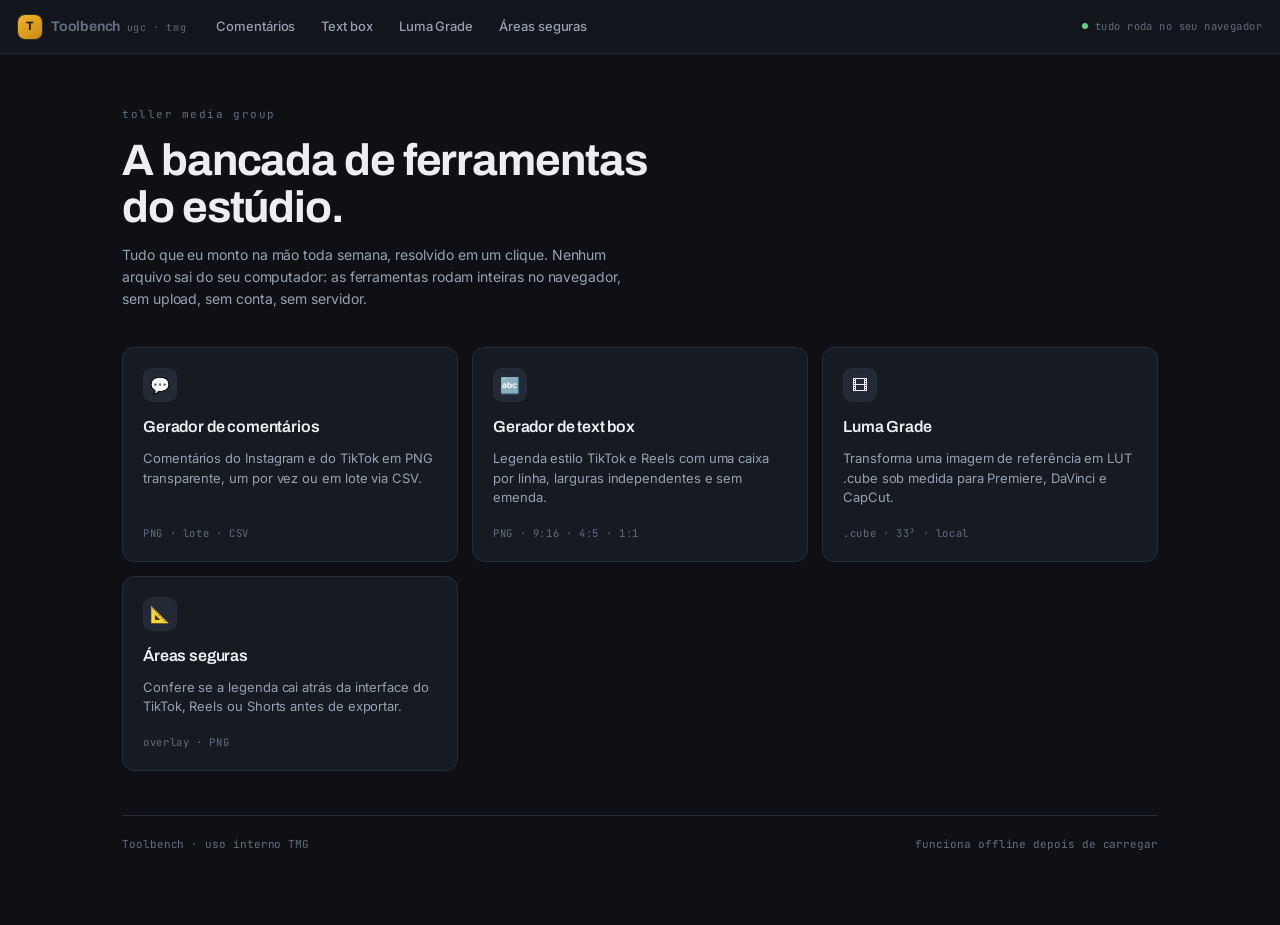
<file: index.html>
<!DOCTYPE html>
<html lang="pt-BR">
<head>
<meta charset="utf-8">
<meta name="viewport" content="width=device-width, initial-scale=1">
<title>Toolbench — ferramentas de UGC</title>
<meta name="description" content="Bancada de ferramentas para edição e criação de UGC: comentários, text box, LUT e áreas seguras. Tudo roda no navegador.">
<link rel="preconnect" href="https://fonts.googleapis.com">
<link rel="preconnect" href="https://fonts.gstatic.com" crossorigin>
<link href="https://fonts.googleapis.com/css2?family=Archivo:wght@600;700&family=Inter:wght@400;500;600&family=JetBrains+Mono:wght@400;500&display=swap" rel="stylesheet">
<link rel="stylesheet" href="ui.css">
</head>
<body>

<div id="topbar"></div>
<script src="shell.js"></script>

<main class="home">
  <div class="home-head">
    <div class="eyebrow">toller media group</div>
    <h1>A bancada de ferramentas do estúdio.</h1>
    <p>Tudo que eu monto na mão toda semana, resolvido em um clique. Nenhum arquivo sai do seu computador: as ferramentas rodam inteiras no navegador, sem upload, sem conta, sem servidor.</p>
  </div>

  <div class="tool-grid" id="grid"></div>

  <div class="home-foot">
    <span>Toolbench · uso interno TMG</span>
    <span>funciona offline depois de carregar</span>
  </div>
</main>

<script>
(function () {
  "use strict";
  var grid = document.getElementById('grid');
  Shell.TOOLS.forEach(function (t) {
    var a = document.createElement('a');
    a.className = 'tool-card';
    a.href = t.href;

    var ico = document.createElement('div');
    ico.className = 'ico';
    ico.setAttribute('aria-hidden', 'true');
    ico.textContent = t.icon;

    var h = document.createElement('h2');
    h.textContent = t.title;

    var p = document.createElement('p');
    p.textContent = t.desc;

    var m = document.createElement('div');
    m.className = 'meta';
    m.textContent = t.meta;

    a.append(ico, h, p, m);
    grid.appendChild(a);
  });
})();
</script>
</body>
</html>
</file>
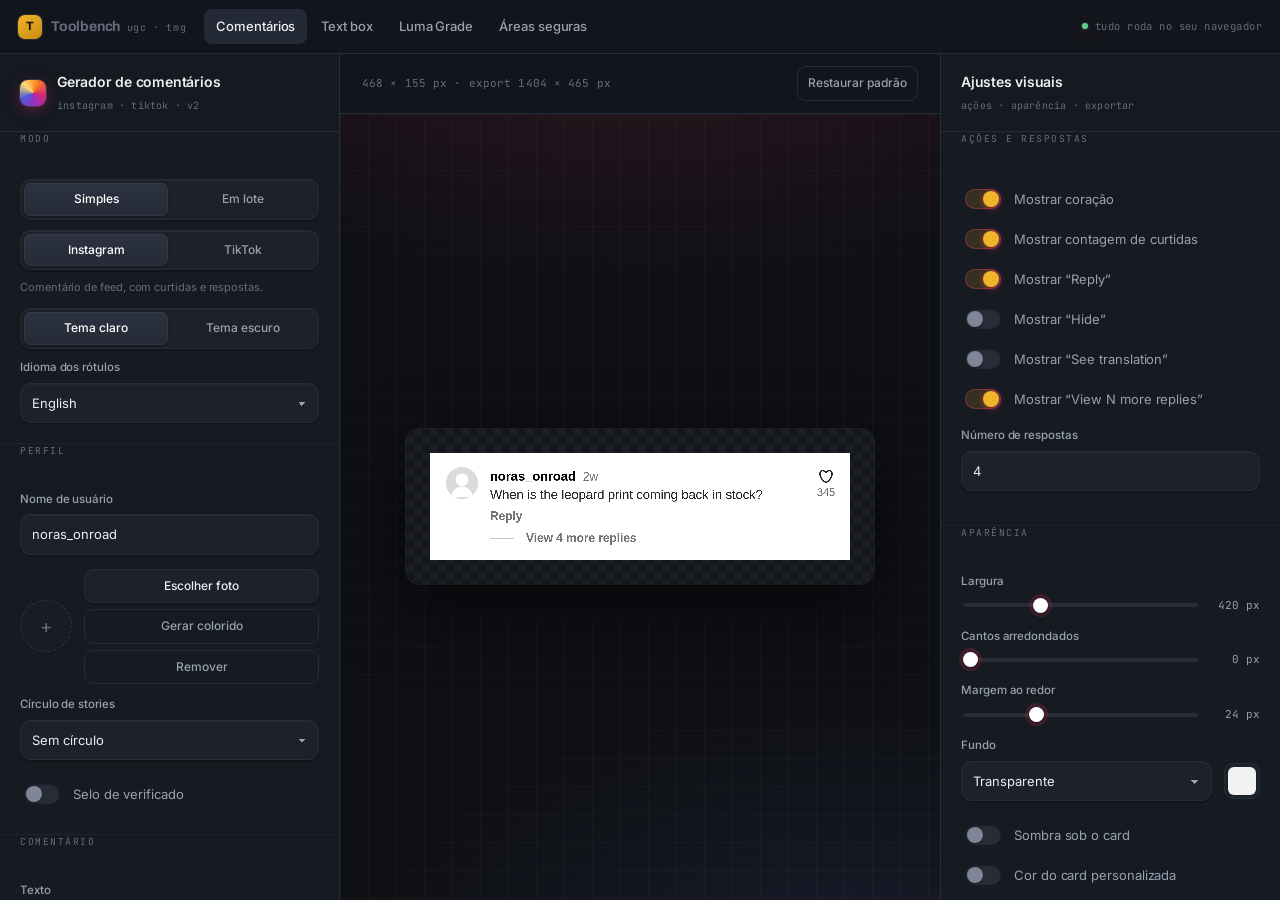
<file: comentarios.html>
<!DOCTYPE html>
<html lang="pt-BR">
<head>
<meta charset="utf-8">
<meta name="viewport" content="width=device-width, initial-scale=1">
<title>Gerador de comentários — Toolbench</title>
<meta name="description" content="Gera comentários do Instagram e do TikTok em PNG transparente, um por vez ou em lote via CSV.">
<link rel="preconnect" href="https://fonts.googleapis.com">
<link rel="preconnect" href="https://fonts.gstatic.com" crossorigin>
<link href="https://fonts.googleapis.com/css2?family=Archivo:wght@600;700&family=Inter:wght@400;500;600;700&family=JetBrains+Mono:wght@400;500&display=swap" rel="stylesheet">
<link rel="stylesheet" href="ui.css">
<style>
  .app{display:grid;grid-template-columns:340px 1fr 340px;height:calc(100dvh - var(--topbar-h));min-height:0}
  .panel.right{border-right:0;border-left:1px solid var(--line)}


  .panel{background:var(--panel);border-right:1px solid var(--line);overflow-y:auto;overscroll-behavior:contain}
  .brand{display:flex;align-items:center;gap:11px;padding:17px 20px;border-bottom:1px solid var(--line);position:sticky;top:0;background:color-mix(in srgb, var(--panel) 90%, transparent);backdrop-filter:blur(14px);z-index:3}
  .dot{width:26px;height:26px;border-radius:8px;flex:none;background:conic-gradient(from -45deg,#FEDA75,#FA7E1E,#D62976,#962FBF,#4F5BD5,#FEDA75);box-shadow:0 0 0 1px rgba(255,255,255,.10),0 4px 14px rgba(214,41,118,.35)}
  .brand b{font-size:14px;font-weight:600;letter-spacing:-.015em}
  .brand span{font-size:10px;color:var(--ink-faint);font-family:var(--mono);letter-spacing:.02em}

  fieldset{border:0;margin:0;padding:18px 20px 20px;border-bottom:1px solid var(--line-soft)}
  fieldset[hidden]{display:none}
  legend{padding:0;font-size:9.5px;letter-spacing:.16em;text-transform:uppercase;color:var(--ink-faint);font-family:var(--mono);margin-bottom:14px}
  label.f{display:block;margin-bottom:14px}
  label.f > span{display:block;font-size:11.5px;font-weight:500;color:var(--ink-dim);margin-bottom:6px}
  input[type=text],textarea,select{width:100%;background:var(--panel-2);border:1px solid var(--line);color:var(--ink);border-radius:var(--r);padding:9px 11px;font:inherit;font-size:13px;outline:none;box-shadow:var(--shadow-1);transition:border-color .14s,box-shadow .14s,background .14s}
  input[type=text]:hover,textarea:hover,select:hover{border-color:#2E3441}
  textarea{resize:vertical;min-height:84px;line-height:1.5}
  input[type=text]:focus,textarea:focus,select:focus{border-color:var(--focus);background:var(--panel-3);box-shadow:0 0 0 3px rgba(124,140,255,.16)}
  input[type=text]::placeholder,textarea::placeholder{color:var(--ink-faint)}
  select{appearance:none;cursor:pointer;padding-right:30px;background-image:linear-gradient(45deg,transparent 50%,var(--ink-dim) 50%),linear-gradient(135deg,var(--ink-dim) 50%,transparent 50%);background-position:calc(100% - 16px) calc(50% + 1px),calc(100% - 12px) calc(50% + 1px);background-size:4px 4px;background-repeat:no-repeat}
  .row{display:grid;grid-template-columns:1fr 1fr;gap:11px}

  .seg{display:flex;background:var(--panel-2);border:1px solid var(--line);border-radius:var(--r);padding:3px;gap:3px;box-shadow:var(--shadow-1)}
  .seg button{flex:1;background:transparent;border:0;color:var(--ink-dim);font:inherit;font-size:12px;font-weight:500;padding:7px 4px;border-radius:7px;cursor:pointer;white-space:nowrap;transition:background .14s,color .14s}
  .seg button:hover:not(:disabled){color:var(--ink)}
  .seg button[aria-pressed=true]{background:linear-gradient(#2C3240,#252A36);color:#fff;box-shadow:0 1px 2px rgba(0,0,0,.35),0 0 0 1px rgba(255,255,255,.05) inset}
  .seg button:disabled{opacity:.32;cursor:not-allowed}

  .check{display:flex;align-items:center;gap:10px;padding:7px 0;cursor:pointer;font-size:13px;color:var(--ink-dim);transition:color .14s}
  .check:hover{color:var(--ink)}
  .check input{appearance:none;width:36px;height:20px;border-radius:20px;background:#272C37;position:relative;cursor:pointer;flex:none;transition:background .18s;box-shadow:0 1px 2px rgba(0,0,0,.35) inset}
  .check input::after{content:"";position:absolute;top:2px;left:2px;width:16px;height:16px;border-radius:50%;background:#7E8697;transition:.18s cubic-bezier(.3,.7,.3,1);box-shadow:0 1px 2px rgba(0,0,0,.4)}
  .check input:checked{background:var(--accent-soft);box-shadow:0 0 0 1px rgba(255,59,107,.35) inset}
  .check input:checked::after{left:18px;background:var(--accent);box-shadow:0 1px 6px rgba(255,59,107,.6)}
  .check input:focus-visible{outline:2px solid var(--focus);outline-offset:2px}

  .avatar-row{display:flex;gap:12px;align-items:center;margin-bottom:12px}
  .avatar-prev{width:52px;height:52px;border-radius:50%;flex:none;border:1px dashed #303643;background:#191C24 center/cover no-repeat;display:grid;place-items:center;color:var(--ink-faint);font-size:19px;cursor:pointer;transition:border-color .14s,color .14s}
  .avatar-prev:hover{border-color:var(--focus);color:var(--ink-dim)}

  .range{display:flex;align-items:center;gap:12px}
  input[type=range]{flex:1;appearance:none;height:4px;border-radius:99px;background:#272C37;outline:none}
  input[type=range]::-webkit-slider-thumb{appearance:none;width:15px;height:15px;border-radius:50%;background:#fff;border:0;cursor:pointer;box-shadow:0 1px 4px rgba(0,0,0,.55),0 0 0 4px rgba(255,59,107,.18)}
  input[type=range]::-webkit-slider-thumb:hover{box-shadow:0 1px 4px rgba(0,0,0,.55),0 0 0 6px rgba(255,59,107,.24)}
  input[type=range]::-moz-range-thumb{width:15px;height:15px;border-radius:50%;background:#fff;border:0;cursor:pointer}
  input[type=range]:focus-visible{outline:2px solid var(--focus);outline-offset:4px}
  .range output{font-family:var(--mono);font-size:11px;color:var(--ink-dim);min-width:48px;text-align:right}
  input[type=color]{width:36px;height:36px;padding:0;border:1px solid var(--line);border-radius:9px;background:var(--panel-2);cursor:pointer;flex:none}
  input[type=color]::-webkit-color-swatch-wrapper{padding:3px}
  input[type=color]::-webkit-color-swatch{border:0;border-radius:6px}
  .hint{font-size:11px;color:var(--ink-faint);line-height:1.55;margin:-2px 0 12px}

  .stage{display:flex;flex-direction:column;min-width:0;min-height:0;background:var(--bg)}
  .stage-bar{display:flex;align-items:center;gap:8px;padding:12px 22px;border-bottom:1px solid var(--line);background:var(--bg-2);flex:none;flex-wrap:wrap}
  .stage-bar .spacer{flex:1}
  .meta{font-family:var(--mono);font-size:11px;color:var(--ink-faint);letter-spacing:.01em}
  .canvas-wrap{flex:1;min-height:180px;overflow:auto;display:grid;place-items:center;padding:44px 28px;
    background:
      radial-gradient(900px 420px at 50% -12%,rgba(255,59,107,.13),transparent 65%),
      radial-gradient(700px 400px at 85% 110%,rgba(124,140,255,.10),transparent 70%),
      linear-gradient(rgba(255,255,255,.022) 1px,transparent 1px) 0 0/28px 28px,
      linear-gradient(90deg,rgba(255,255,255,.022) 1px,transparent 1px) 0 0/28px 28px,
      var(--bg)}
  body.bulk .canvas-wrap{flex:none;max-height:38vh;padding:22px}
  .frame{background-color:#14161B;background-image:linear-gradient(45deg,#1B1E25 25%,transparent 25%,transparent 75%,#1B1E25 75%),linear-gradient(45deg,#1B1E25 25%,transparent 25%,transparent 75%,#1B1E25 75%);background-size:16px 16px;background-position:0 0,8px 8px;border-radius:14px;box-shadow:0 0 0 1px rgba(255,255,255,.07),0 24px 70px rgba(0,0,0,.62);max-width:100%}
  canvas{display:block;max-width:100%;height:auto;border-radius:14px}

  #bulk{flex:1;min-height:0;display:none;flex-direction:column;border-top:1px solid var(--line);background:var(--panel)}
  body.bulk #bulk{display:flex}
  .bulk-bar{display:flex;gap:8px;align-items:center;padding:12px 18px;border-bottom:1px solid var(--line-soft);flex-wrap:wrap}
  .bulk-bar .spacer{flex:1}
  .table-scroll{flex:1;min-height:0;overflow:auto}
  table{width:100%;border-collapse:collapse;font-size:13px}
  th{position:sticky;top:0;background:rgba(18,20,26,.94);backdrop-filter:blur(10px);text-align:left;font-size:9.5px;letter-spacing:.14em;text-transform:uppercase;color:var(--ink-faint);font-family:var(--mono);font-weight:400;padding:11px 14px;border-bottom:1px solid var(--line);z-index:1}
  td{padding:8px 14px;border-bottom:1px solid var(--line-soft);vertical-align:middle}
  tr td{transition:background .12s}
  tr.active td{background:rgba(255,59,107,.07)}
  tr.active td:first-child{box-shadow:inset 2px 0 0 var(--accent)}
  tr:hover td{background:rgba(255,255,255,.025)}
  tr.active:hover td{background:rgba(255,59,107,.10)}
  td .idx{font-family:var(--mono);font-size:11px;color:var(--ink-faint)}
  td input[type=text]{padding:8px 10px;border-radius:8px}
  .cell-actions{display:flex;gap:6px;justify-content:flex-end}
  .thumb{width:32px;height:32px;border-radius:50%;border:1px dashed #303643;background:#191C24 center/cover no-repeat;cursor:pointer;flex:none;transition:border-color .14s}
  .thumb:hover{border-color:var(--focus)}
  .cell-av{display:flex;gap:7px;align-items:center}
  .empty{padding:40px 16px;text-align:center;color:var(--ink-faint);font-size:13px}


  @media (max-width:1200px){
    .app{grid-template-columns:1fr;height:auto}
    .panel{order:2;border-right:0;border-left:0;border-top:1px solid var(--line);overflow:visible}
    .panel.right{order:3}
    .stage{order:1}
    body.bulk .canvas-wrap{max-height:none}
    #bulk{min-height:60vh}
  }
</style>
</head>
<body data-tool="comentarios">

<div id="topbar"></div>
<script src="shell.js"></script>

<div class="app">

  <aside class="panel">
    <div class="brand">
      <div class="dot"></div>
      <div><b>Gerador de comentários</b><br><span>instagram · tiktok · v2</span></div>
    </div>

    <fieldset>
      <legend>Modo</legend>
      <div class="seg" id="mode">
        <button type="button" data-v="single" aria-pressed="true">Simples</button>
        <button type="button" data-v="bulk">Em lote</button>
      </div>
      <div style="height:10px"></div>
      <div class="seg" id="platform">
        <button type="button" data-v="ig" aria-pressed="true">Instagram</button>
        <button type="button" data-v="tt">TikTok</button>
      </div>
      <p class="hint" id="formatHint" style="margin-top:9px">Comentário de feed, com curtidas e respostas.</p>
      <div class="seg" id="theme">
        <button type="button" data-v="light" aria-pressed="true">Tema claro</button>
        <button type="button" data-v="dark">Tema escuro</button>
      </div>
      <div style="height:10px"></div>
      <label class="f" style="margin:0">
        <span>Idioma dos rótulos</span>
        <select id="lang"><option value="en" selected>English</option><option value="pt">Português</option></select>
      </label>
    </fieldset>

    <fieldset>
      <legend>Perfil <span id="rowTag" style="text-transform:none;letter-spacing:0"></span></legend>
      <label class="f"><span>Nome de usuário</span><input type="text" id="username" spellcheck="false"></label>
      <div class="avatar-row">
        <div class="avatar-prev" id="avatarPrev" title="Clique, arraste uma imagem ou cole com Ctrl+V">+</div>
        <div style="display:flex;flex-direction:column;gap:6px;flex:1">
          <button class="btn sm" type="button" id="pickAvatar">Escolher foto</button>
          <button class="btn sm ghost" type="button" id="genAvatar">Gerar colorido</button>
          <button class="btn sm ghost" type="button" id="clearAvatar">Remover</button>
        </div>
      </div>
      <input type="file" id="avatarFile" accept="image/*" hidden>
      <label class="f" id="ringField"><span>Círculo de stories</span>
        <select id="ring">
          <option value="none">Sem círculo</option>
          <option value="gradient">Story novo (gradiente)</option>
          <option value="seen">Story já visto (cinza)</option>
          <option value="close">Melhores amigos (verde)</option>
        </select>
      </label>
      <label class="check"><input type="checkbox" id="verified"> Selo de verificado</label>
    </fieldset>

    <fieldset>
      <legend>Comentário</legend>
      <label class="f"><span>Texto</span><textarea id="text" spellcheck="false"></textarea></label>
      <div class="row" id="igMeta">
        <label class="f"><span>Tempo</span><input type="text" id="time" spellcheck="false"></label>
        <label class="f"><span>Curtidas</span><input type="text" id="likes" spellcheck="false"></label>
      </div>
      <label class="check" id="likedField"><input type="checkbox" id="liked"> Coração curtido (vermelho)</label>
    </fieldset>

  </aside>

  <main class="stage">
    <div class="stage-bar">
      <span class="meta" id="dims">—</span>
      <span class="spacer"></span>
      <button class="btn ghost sm" type="button" id="reset">Restaurar padrão</button>
    </div>

    <div class="canvas-wrap"><div class="frame"><canvas id="cv"></canvas></div></div>

    <section id="bulk">
      <div class="bulk-bar">
        <button class="btn sm" type="button" id="addRow">+ Nova linha</button>
        <button class="btn sm" type="button" id="importCsv">Importar CSV</button>
        <button class="btn sm ghost" type="button" id="templateCsv">Baixar modelo</button>
        <span class="spacer"></span>
        <span class="meta" id="rowCount"></span>
        <button class="btn primary sm" type="button" id="downloadAll">Baixar tudo (.zip)</button>
      </div>
      <div class="table-scroll">
        <table>
          <thead><tr>
            <th style="width:34px">#</th>
            <th style="width:170px">Usuário</th>
            <th>Comentário</th>
            <th style="width:88px">Verificado</th>
            <th style="width:110px">Foto</th>
            <th style="width:120px;text-align:right">Ações</th>
          </tr></thead>
          <tbody id="tbody"></tbody>
        </table>
        <div class="empty" id="emptyMsg" hidden>Nenhuma linha ainda. Clique em “Nova linha” ou importe um CSV.</div>
      </div>
    </section>
  </main>

  <aside class="panel right">
    <div class="brand">
      <div><b>Ajustes visuais</b><br><span>ações · aparência · exportar</span></div>
    </div>

    <fieldset id="igActions">
      <legend>Ações e respostas</legend>
      <label class="check"><input type="checkbox" id="showHeart" checked> Mostrar coração</label>
      <label class="check"><input type="checkbox" id="showLikes" checked> Mostrar contagem de curtidas</label>
      <label class="check"><input type="checkbox" id="showReply" checked> Mostrar “Reply”</label>
      <label class="check"><input type="checkbox" id="showHide"> Mostrar “Hide”</label>
      <label class="check"><input type="checkbox" id="showTranslate"> Mostrar “See translation”</label>
      <label class="check"><input type="checkbox" id="showReplies" checked> Mostrar “View N more replies”</label>
      <label class="f" style="margin-top:8px"><span>Número de respostas</span><input type="text" id="repliesCount" spellcheck="false"></label>
    </fieldset>

    <fieldset id="ttOptions" hidden>
      <legend>Balão do TikTok</legend>
      <label class="f"><span>Tamanho do texto</span>
        <div class="range"><input type="range" id="ttSize" min="14" max="34" step="1" value="22"><output id="ttSizeOut">22 px</output></div>
      </label>
      <label class="f" style="margin:0"><span>Rabinho do balão</span>
        <select id="tail">
          <option value="bl" selected>Embaixo à esquerda</option>
          <option value="br">Embaixo à direita</option>
          <option value="none">Sem rabinho</option>
        </select>
      </label>
    </fieldset>

    <fieldset>
      <legend>Aparência</legend>
      <label class="f"><span>Largura</span><div class="range"><input type="range" id="width" min="280" max="720" step="10" value="420"><output id="widthOut">420 px</output></div></label>
      <label class="f"><span>Cantos arredondados</span><div class="range"><input type="range" id="radius" min="0" max="32" step="1" value="0"><output id="radiusOut">0 px</output></div></label>
      <label class="f"><span>Margem ao redor</span><div class="range"><input type="range" id="pad" min="0" max="80" step="2" value="24"><output id="padOut">24 px</output></div></label>
      <label class="f"><span>Fundo</span><div class="range">
        <select id="bgMode" style="flex:1"><option value="none" selected>Transparente</option><option value="color">Cor sólida</option></select>
        <input type="color" id="bgColor" value="#F2F2F2">
      </div></label>
      <label class="check"><input type="checkbox" id="shadow"> Sombra sob o card</label>
      <label class="check"><input type="checkbox" id="customCard"> Cor do card personalizada</label>
      <div class="range" style="margin-top:6px">
        <input type="color" id="cardColor" value="#FFFFFF">
        <span class="hint" style="margin:0">Só é usada com a opção acima ligada.</span>
      </div>
    </fieldset>

    <fieldset style="border-bottom:0">
      <legend>Exportar</legend>
      <div class="seg" id="scale">
        <button type="button" data-v="1">1x</button>
        <button type="button" data-v="2">2x</button>
        <button type="button" data-v="3" aria-pressed="true">3x</button>
      </div>
      <div style="height:10px"></div>
      <button class="btn primary block" type="button" id="download">Baixar PNG</button>
      <div style="height:8px"></div>
      <button class="btn block" type="button" id="copy">Copiar para a área de transferência</button>
    </fieldset>
  </aside>
</div>

<input type="file" id="csvFile" accept=".csv,text/csv" hidden>
<input type="file" id="rowAvatarFile" accept="image/*" hidden>

<script>
(function(){
  "use strict";

  var cv = document.getElementById('cv');
  var ctx = cv.getContext('2d');
  var mctx = document.createElement('canvas').getContext('2d');

  var LABELS = {
    en:{reply:'Reply', hide:'Hide', translate:'See translation',
        replies:function(n){return n==='1' ? 'View 1 more reply' : 'View '+n+' more replies';},
        ttPrefix:'Reply to ', ttSuffix:"'s comment"},
    pt:{reply:'Responder', hide:'Ocultar', translate:'Ver tradução',
        replies:function(n){return n==='1' ? 'Ver mais 1 resposta' : 'Ver mais '+n+' respostas';},
        ttPrefix:'Respondendo a ', ttSuffix:''}
  };

  var GEN_COLORS = [
    ['#F58529','#DD2A7B'],['#4F5BD5','#962FBF'],['#00C6FF','#0072FF'],
    ['#11998E','#38EF7D'],['#FF512F','#DD2476'],['#F7971E','#FFD200'],
    ['#654EA3','#EAAFC8'],['#141E30','#243B55']
  ];

  var DEFAULTS = {
    mode:'single', platform:'ig', theme:'light', lang:'en',
    width:420, radius:0, pad:24, bgMode:'none', bgColor:'#F2F2F2',
    shadow:false, customCard:false, cardColor:'#FFFFFF', scale:3,
    showHeart:true, showLikes:true, showReply:true, showHide:false,
    showTranslate:false, showReplies:true,
    ttSize:22, tail:'bl'
  };
  // Só as preferências de aparência/exportação são lembradas entre sessões.
  // Conteúdo (linhas, textos, avatares) nunca é guardado.
  var PREFS = Shell.store('comentarios');
  var PERSIST = ['platform','theme','lang','width','radius','pad','bgMode','bgColor',
                 'shadow','customCard','cardColor','scale','showHeart','showLikes',
                 'showReply','showHide','showTranslate','showReplies','ttSize','tail'];

  var S = Object.assign({}, DEFAULTS);
  (function restore(){
    var saved = PREFS.get(null);
    if(!saved || typeof saved !== 'object') return;
    PERSIST.forEach(function(k){
      if(saved[k] !== undefined && typeof saved[k] === typeof DEFAULTS[k]) S[k] = saved[k];
    });
  })();
  function savePrefs(){
    var out = {};
    PERSIST.forEach(function(k){ out[k] = S[k]; });
    PREFS.set(out);
  }

  function newRow(over){
    return Object.assign({
      username:'username', text:'', verified:false, ring:'none',
      time:'2w', likes:'345', repliesCount:'4', liked:false,
      avatar:{type:'none', img:null, seed:0}
    }, over || {});
  }

  var rows = [ newRow({username:'noras_onroad', text:'When is the leopard print coming back in stock?'}) ];
  var active = 0;
  function row(){ return rows[active] || rows[0]; }

  // ================= métricas =================
  var IG = {padX:16, padY:14, av:32, ringGap:2.5, ringW:2.5, gap:12,
            nameSize:13, timeSize:12, nameLine:18, textSize:13, textLine:17,
            actSize:12, actLine:16, actGap:16, heart:16, likeSize:11, rightCol:34};
  var TT = {padX:18, padTop:16, padBottom:16, av:40, gap:12,
            replySize:14, replyLine:20, tailW:34, tailH:22};

  function theme(){
    if(S.theme === 'dark'){
      if(S.platform === 'tt') return {card:'#161823', name:'#FFFFFF', text:'#FFFFFF', dim:'#A8A8B3',
        dim2:'#8A8A96', line:'#3A3A44', avBg:'#2A2A33', avIcon:'#6E6E78', heart:'#FAFAFA'};
      return {card:'#000000', name:'#FAFAFA', text:'#FAFAFA', dim:'#A8A8A8', dim2:'#8E8E8E',
        line:'#363636', avBg:'#262626', avIcon:'#6E6E6E', heart:'#FAFAFA'};
    }
    if(S.platform === 'tt') return {card:'#FFFFFF', name:'#161823', text:'#161823', dim:'#9B9BA3',
      dim2:'#74747E', line:'#E3E3E5', avBg:'#D9D9DE', avIcon:'#FFFFFF', heart:'#161823'};
    return {card:'#FFFFFF', name:'#000000', text:'#262626', dim:'#737373', dim2:'#737373',
      line:'#C7C7C7', avBg:'#DBDBDB', avIcon:'#FFFFFF', heart:'#262626'};
  }

  function font(size, weight){
    return (weight||400)+' '+size+'px -apple-system, BlinkMacSystemFont, "Segoe UI", Roboto, Helvetica, Arial, sans-serif';
  }

  // ================= quebra de linha =================
  function breakWord(c, word, maxW, out){
    var chunk = '', chars = Array.from(word), i, ch;
    for(i=0;i<chars.length;i++){
      ch = chars[i];
      if(chunk && c.measureText(chunk+ch).width > maxW){ out.push(chunk); chunk = ch; }
      else chunk += ch;
    }
    return chunk;
  }
  function wrapLines(c, text, maxW){
    var out = [], paras = String(text).split('\n'), p, i, w, test, line;
    for(p=0;p<paras.length;p++){
      if(paras[p] === ''){ out.push(''); continue; }
      var words = paras[p].split(/\s+/).filter(function(x){return x.length;});
      line = '';
      for(i=0;i<words.length;i++){
        w = words[i];
        test = line ? line+' '+w : w;
        if(c.measureText(test).width <= maxW){ line = test; continue; }
        if(line){ out.push(line); line = ''; }
        line = (c.measureText(w).width > maxW) ? breakWord(c, w, maxW, out) : w;
      }
      out.push(line);
    }
    return out;
  }
  function ellipsize(c, text, maxW){
    if(c.measureText(text).width <= maxW) return text;
    var chars = Array.from(text), s = '';
    for(var i=0;i<chars.length;i++){
      if(c.measureText(s+chars[i]+'…').width > maxW) break;
      s += chars[i];
    }
    return s + '…';
  }

  // ================= primitivas =================
  function roundRect(c,x,y,w,h,r){
    if(typeof c.roundRect === 'function'){ c.beginPath(); c.roundRect(x,y,w,h,r); return; }
    r = Math.min(r, w/2, h/2);
    c.beginPath();
    c.moveTo(x+r,y); c.lineTo(x+w-r,y); c.arcTo(x+w,y,x+w,y+r,r);
    c.lineTo(x+w,y+h-r); c.arcTo(x+w,y+h,x+w-r,y+h,r);
    c.lineTo(x+r,y+h); c.arcTo(x,y+h,x,y+h-r,r);
    c.lineTo(x,y+r); c.arcTo(x,y,x+r,y,r); c.closePath();
  }

  function bubblePath(c,x,y,w,h,r,tail){
    if(tail === 'none'){ roundRect(c,x,y,w,h,r); return; }
    r = Math.min(r, w/2, h/2);
    c.beginPath();
    if(tail === 'bl'){
      c.moveTo(x+r, y);
      c.lineTo(x+w-r, y);           c.arcTo(x+w, y, x+w, y+r, r);
      c.lineTo(x+w, y+h-r);         c.arcTo(x+w, y+h, x+w-r, y+h, r);
      c.lineTo(x+TT.tailW, y+h);
      c.lineTo(x, y+h+TT.tailH);
      c.lineTo(x, y+r);             c.arcTo(x, y, x+r, y, r);
    } else {
      c.moveTo(x+r, y);
      c.lineTo(x+w-r, y);           c.arcTo(x+w, y, x+w, y+r, r);
      c.lineTo(x+w, y+h+TT.tailH);
      c.lineTo(x+w-TT.tailW, y+h);
      c.lineTo(x+r, y+h);           c.arcTo(x, y+h, x, y+h-r, r);
      c.lineTo(x, y+r);             c.arcTo(x, y, x+r, y, r);
    }
    c.closePath();
  }

  function drawRing(c, cx, cy, r, type){
    c.save();
    c.lineWidth = IG.ringW;
    if(type === 'gradient'){
      var g = (typeof c.createConicGradient === 'function')
        ? c.createConicGradient(-Math.PI/2, cx, cy)
        : c.createLinearGradient(cx-r, cy+r, cx+r, cy-r);
      g.addColorStop(0,'#FEDA75'); g.addColorStop(0.18,'#FA7E1E');
      g.addColorStop(0.40,'#D62976'); g.addColorStop(0.62,'#962FBF');
      g.addColorStop(0.82,'#4F5BD5'); g.addColorStop(1,'#FEDA75');
      c.strokeStyle = g;
    } else if(type === 'seen'){
      c.strokeStyle = S.theme === 'dark' ? '#3C3C3C' : '#DBDBDB';
    } else {
      c.strokeStyle = '#4BC85B';
    }
    c.beginPath(); c.arc(cx, cy, r, 0, Math.PI*2); c.stroke();
    c.restore();
  }

  function drawAvatar(c, r0, cx, cy, d, T){
    var rad = d/2, av = r0.avatar;
    c.save();
    c.beginPath(); c.arc(cx, cy, rad, 0, Math.PI*2); c.closePath(); c.clip();
    if(av.type === 'img' && av.img){
      var iw = av.img.naturalWidth || av.img.width, ih = av.img.naturalHeight || av.img.height;
      var k = Math.max(d/iw, d/ih);
      c.drawImage(av.img, cx-iw*k/2, cy-ih*k/2, iw*k, ih*k);
    } else if(av.type === 'gen'){
      var pal = GEN_COLORS[av.seed % GEN_COLORS.length];
      var g = c.createLinearGradient(cx-rad, cy-rad, cx+rad, cy+rad);
      g.addColorStop(0, pal[0]); g.addColorStop(1, pal[1]);
      c.fillStyle = g; c.fillRect(cx-rad, cy-rad, d, d);
      var letter = (String(r0.username).replace(/[^a-z0-9]/gi,'')[0] || '?').toUpperCase();
      c.fillStyle = 'rgba(255,255,255,.95)';
      c.font = font(Math.round(d*0.46), 600);
      c.textAlign = 'center'; c.textBaseline = 'middle';
      c.fillText(letter, cx, cy + d*0.02);
      c.textAlign = 'left'; c.textBaseline = 'alphabetic';
    } else {
      c.fillStyle = T.avBg; c.fillRect(cx-rad, cy-rad, d, d);
      c.fillStyle = T.avIcon;
      c.beginPath(); c.arc(cx, cy-d*0.10, d*0.20, 0, Math.PI*2); c.fill();
      c.beginPath(); c.arc(cx, cy+d*0.44, d*0.33, Math.PI, Math.PI*2); c.fill();
    }
    c.restore();
  }

  function drawVerified(c, cx, cy, size, color){
    var r = size/2, pts = 12, i, ang, rad, x, y;
    c.save();
    c.fillStyle = color || '#0095F6';
    c.beginPath();
    for(i=0;i<pts*2;i++){
      ang = (Math.PI/pts)*i - Math.PI/2;
      rad = (i%2===0) ? r : r*0.84;
      x = cx + Math.cos(ang)*rad; y = cy + Math.sin(ang)*rad;
      if(i===0) c.moveTo(x,y); else c.lineTo(x,y);
    }
    c.closePath(); c.fill();
    c.strokeStyle = '#FFFFFF';
    c.lineWidth = Math.max(1, r*0.26);
    c.lineCap = 'round'; c.lineJoin = 'round';
    c.beginPath();
    c.moveTo(cx - r*0.34, cy + r*0.02);
    c.lineTo(cx - r*0.08, cy + r*0.28);
    c.lineTo(cx + r*0.36, cy - r*0.26);
    c.stroke();
    c.restore();
  }

  function heartPath(c, cx, cy, s){
    var w = s, h = s*0.92, x = cx - w/2, y = cy - h/2;
    c.beginPath();
    c.moveTo(x + w*0.5, y + h*0.98);
    c.bezierCurveTo(x + w*1.12, y + h*0.58, x + w*0.94, y - h*0.20, x + w*0.5, y + h*0.24);
    c.bezierCurveTo(x + w*0.06, y - h*0.20, x - w*0.12, y + h*0.58, x + w*0.5, y + h*0.98);
    c.closePath();
  }

  // ================= layouts =================
  function layoutIG(r0){
    var ringOn = r0.ring !== 'none';
    var avBox = ringOn ? (IG.av + 2*(IG.ringGap + IG.ringW)) : IG.av;
    var contentX = IG.padX + avBox + IG.gap;
    var rightCol = S.showHeart ? IG.rightCol : 0;
    var textW = Math.max(60, S.width - contentX - rightCol - IG.padX);
    mctx.font = font(IG.textSize, 400);
    var lines = wrapLines(mctx, r0.text, textW);
    var hasActions = S.showReply || S.showHide || S.showTranslate;
    var contentH = IG.nameLine + 1 + lines.length*IG.textLine
      + (hasActions ? 5 + IG.actLine : 0)
      + (S.showReplies ? 6 + IG.actLine : 0);
    return {ringOn:ringOn, avBox:avBox, contentX:contentX, textW:textW, lines:lines,
            hasActions:hasActions, cardH:Math.round(IG.padY*2 + Math.max(avBox, contentH)),
            extraH:0};
  }

  function layoutTT(r0){
    var contentX = TT.padX + TT.av + TT.gap;
    var textW = Math.max(60, S.width - contentX - TT.padX);
    var textLine = Math.round(S.ttSize * 1.28);
    mctx.font = font(S.ttSize, 700);
    var lines = wrapLines(mctx, r0.text, textW);
    var cardH = Math.round(TT.padTop + TT.replyLine + 6 + lines.length*textLine + TT.padBottom);
    var avCY = TT.padTop + TT.replyLine + 6 + textLine/2;
    cardH = Math.max(cardH, Math.round(avCY + TT.av/2 + TT.padBottom));
    return {contentX:contentX, textW:textW, lines:lines, textLine:textLine,
            avCY:avCY, cardH:cardH, extraH:(S.tail === 'none' ? 0 : TT.tailH)};
  }

  function layout(r0){ return S.platform === 'tt' ? layoutTT(r0) : layoutIG(r0); }

  // ================= pintura =================
  function paintIG(c, r0, L, x0, y0, T){
    var cx = x0 + IG.padX + L.avBox/2, cy = y0 + IG.padY + L.avBox/2;
    if(L.ringOn) drawRing(c, cx, cy, (L.avBox - IG.ringW)/2, r0.ring);
    drawAvatar(c, r0, cx, cy, IG.av, T);

    var tx = x0 + L.contentX, ty = y0 + IG.padY;
    var nameY = ty + IG.nameLine/2 + 4.5;

    c.fillStyle = T.name; c.font = font(IG.nameSize, 600);
    c.fillText(r0.username, tx, nameY);
    var cursor = tx + c.measureText(r0.username).width;
    if(r0.verified){ drawVerified(c, cursor + 10, nameY - 4.5, 12); cursor += 16; }
    if(r0.time){
      c.fillStyle = T.dim; c.font = font(IG.timeSize, 400);
      c.fillText(r0.time, cursor + 7, nameY);
    }

    c.fillStyle = T.text; c.font = font(IG.textSize, 400);
    var lineY = ty + IG.nameLine + 1, i;
    for(i=0;i<L.lines.length;i++) c.fillText(L.lines[i], tx, lineY + IG.textLine*i + IG.textLine/2 + 4.5);
    var actY = lineY + L.lines.length*IG.textLine;

    var lab = LABELS[S.lang] || LABELS.en;
    if(L.hasActions){
      c.fillStyle = T.dim; c.font = font(IG.actSize, 600);
      var ax = tx, base = actY + 5 + IG.actLine/2 + 4, parts = [];
      if(S.showReply) parts.push(lab.reply);
      if(S.showHide) parts.push(lab.hide);
      if(S.showTranslate) parts.push(lab.translate);
      for(i=0;i<parts.length;i++){ c.fillText(parts[i], ax, base); ax += c.measureText(parts[i]).width + IG.actGap; }
      actY = actY + 5 + IG.actLine;
    }

    if(S.showReplies){
      var ry = actY + 6 + IG.actLine/2;
      c.strokeStyle = T.line; c.lineWidth = 1;
      c.beginPath(); c.moveTo(tx, Math.round(ry)+0.5); c.lineTo(tx+24, Math.round(ry)+0.5); c.stroke();
      c.fillStyle = T.dim; c.font = font(IG.actSize, 600);
      c.fillText(lab.replies(String(r0.repliesCount).trim() || '0'), tx + 36, ry + 4);
    }

    if(S.showHeart){
      var hx = x0 + S.width - IG.padX - IG.heart/2, hy = y0 + IG.padY + 9;
      c.save();
      if(r0.liked){ c.fillStyle = '#FF3040'; heartPath(c, hx, hy, IG.heart); c.fill(); }
      else { c.strokeStyle = T.heart; c.lineWidth = 1.4; c.lineJoin = 'round'; heartPath(c, hx, hy, IG.heart*0.94); c.stroke(); }
      c.restore();
      if(S.showLikes && String(r0.likes).trim()){
        c.fillStyle = T.dim; c.font = font(IG.likeSize, 400);
        c.textAlign = 'center';
        c.fillText(String(r0.likes), hx, hy + IG.heart/2 + 12);
        c.textAlign = 'left';
      }
    }
  }

  function paintTT(c, r0, L, x0, y0, T){
    var cx = x0 + TT.padX + TT.av/2, cy = y0 + L.avCY;
    drawAvatar(c, r0, cx, cy, TT.av, T);

    var tx = x0 + L.contentX, lab = LABELS[S.lang] || LABELS.en;
    var ry = y0 + TT.padTop + TT.replyLine/2 + 5;

    c.font = font(TT.replySize, 600);
    var pw = c.measureText(lab.ttPrefix).width;
    var nameMax = Math.max(30, L.textW - pw - c.measureText(lab.ttSuffix).width);
    var nm = ellipsize(c, r0.username, nameMax);
    c.fillStyle = T.dim;  c.fillText(lab.ttPrefix, tx, ry);
    c.fillStyle = T.dim2; c.fillText(nm, tx + pw, ry);
    var after = tx + pw + c.measureText(nm).width;
    if(r0.verified){ drawVerified(c, after + 9, ry - 5, 13); after += 18; }
    if(lab.ttSuffix){ c.fillStyle = T.dim; c.fillText(lab.ttSuffix, after, ry); }

    c.fillStyle = T.text; c.font = font(S.ttSize, 700);
    var top = y0 + TT.padTop + TT.replyLine + 6;
    for(var i=0;i<L.lines.length;i++){
      c.fillText(L.lines[i], tx, top + L.textLine*i + L.textLine/2 + S.ttSize*0.35);
    }
  }

  // ================= render =================
  function renderTo(canvas, r0, scale){
    var c = canvas.getContext('2d');
    var L = layout(r0), T = theme();
    var pad = S.pad;
    var W = S.width + pad*2;
    var H = L.cardH + L.extraH + pad*2;
    var k = scale;

    canvas.width = Math.round(W*k);
    canvas.height = Math.round(H*k);
    c.setTransform(k,0,0,k,0,0);
    c.clearRect(0,0,W,H);
    c.textBaseline = 'alphabetic'; c.textAlign = 'left';

    if(S.bgMode === 'color'){ c.fillStyle = S.bgColor; c.fillRect(0,0,W,H); }

    var x0 = pad, y0 = pad;
    var fill = S.customCard ? S.cardColor : T.card;

    c.save();
    if(S.shadow){ c.shadowColor = 'rgba(0,0,0,.22)'; c.shadowBlur = 22; c.shadowOffsetY = 6; }
    c.fillStyle = fill;
    if(S.platform === 'tt') bubblePath(c, x0, y0, S.width, L.cardH, S.radius, S.tail);
    else roundRect(c, x0, y0, S.width, L.cardH, S.radius);
    c.fill();
    c.restore();

    c.save();
    if(S.platform === 'tt') bubblePath(c, x0, y0, S.width, L.cardH, S.radius, S.tail);
    else roundRect(c, x0, y0, S.width, L.cardH, S.radius);
    c.clip();
    if(S.platform === 'tt') paintTT(c, r0, L, x0, y0, T);
    else paintIG(c, r0, L, x0, y0, T);
    c.restore();

    return {w:W, h:H};
  }

  var saveTimer = null;
  function queueSave(){
    clearTimeout(saveTimer);
    saveTimer = setTimeout(savePrefs, 400);
  }

  function render(){
    queueSave();
    var d = renderTo(cv, row(), S.scale);
    cv.style.width = d.w + 'px';
    document.getElementById('dims').textContent =
      d.w + ' × ' + d.h + ' px  ·  export ' + cv.width + ' × ' + cv.height + ' px';
    if(S.mode === 'bulk') syncThumbs();
  }

  // ================= UI =================
  function $(id){ return document.getElementById(id); }
  var toast = Shell.toast;

  function applyVisibility(){
    var tt = S.platform === 'tt';
    document.body.classList.toggle('bulk', S.mode === 'bulk');
    $('igActions').hidden = tt;
    $('ttOptions').hidden = !tt;
    $('igMeta').style.display = tt ? 'none' : '';
    $('likedField').style.display = tt ? 'none' : '';
    $('ringField').style.display = tt ? 'none' : '';
    $('formatHint').textContent = tt
      ? 'Resposta a comentário — o balão branco que aparece no vídeo.'
      : 'Comentário de feed, com curtidas e respostas.';
    $('rowTag').textContent = S.mode === 'bulk' ? ' — linha ' + (active+1) : '';
  }

  // Reescrever o value de um campo em foco pode mexer no cursor em alguns
  // navegadores; por isso o campo ativo é sempre preservado.
  function setField(id, value){
    var el = $(id);
    if(el === document.activeElement) return;
    if(el.value !== value) el.value = value;
  }

  // Empurra o estado S para todos os controles do painel. Usado no boot
  // (quando há preferências salvas) e no "Restaurar padrão".
  function applySettingsToUI(){
    ['showHeart','showLikes','showReply','showHide','showTranslate','showReplies','shadow','customCard']
      .forEach(function(k){ $(k).checked = S[k]; });
    $('lang').value = S.lang;
    $('bgMode').value = S.bgMode;
    $('bgColor').value = S.bgColor;
    $('cardColor').value = S.cardColor;
    $('tail').value = S.tail;
    [['width','widthOut'],['radius','radiusOut'],['pad','padOut'],['ttSize','ttSizeOut']].forEach(function(pair){
      $(pair[0]).value = S[pair[0]];
      $(pair[1]).textContent = S[pair[0]] + ' px';
    });
    [['mode','mode'],['platform','platform'],['theme','theme']].forEach(function(pair){
      Array.prototype.forEach.call(document.querySelectorAll('#' + pair[0] + ' button'), function(b){
        b.setAttribute('aria-pressed', String(b.dataset.v === S[pair[1]]));
      });
    });
    Array.prototype.forEach.call(document.querySelectorAll('#scale button'), function(b){
      b.setAttribute('aria-pressed', String(parseInt(b.dataset.v,10) === S.scale));
    });
  }

  function syncPanel(){
    var r0 = row();
    setField('username', r0.username);
    setField('text', r0.text);
    setField('time', r0.time);
    setField('likes', r0.likes);
    setField('repliesCount', r0.repliesCount);
    $('ring').value = r0.ring;
    $('verified').checked = r0.verified;
    $('liked').checked = r0.liked;
    var p = $('avatarPrev');
    if(r0.avatar.type === 'img' && r0.avatar.img){ p.style.backgroundImage = 'url('+r0.avatar.img.src+')'; p.textContent = ''; }
    else if(r0.avatar.type === 'gen'){
      var pal = GEN_COLORS[r0.avatar.seed % GEN_COLORS.length];
      p.style.backgroundImage = 'linear-gradient(135deg,'+pal[0]+','+pal[1]+')';
      p.textContent = (String(r0.username).replace(/[^a-z0-9]/gi,'')[0] || '?').toUpperCase();
    } else { p.style.backgroundImage = 'none'; p.textContent = '+'; }
    applyVisibility();
  }

  function bindRowText(id, key){
    $(id).addEventListener('input', function(){
      row()[key] = this.value;
      var el = document.querySelector('#tbody tr[data-i="'+active+'"] [data-k="'+key+'"]');
      if(el && el.value !== this.value) el.value = this.value;
      render();
      if(key === 'username') syncPanel();
    });
  }
  function bindRowCheck(id, key){ $(id).addEventListener('change', function(){ row()[key] = this.checked; render(); }); }
  function bindRowSelect(id, key){ $(id).addEventListener('change', function(){ row()[key] = this.value; render(); }); }
  function bindCheck(id, key){ $(id).addEventListener('change', function(){ S[key] = this.checked; render(); }); }
  function bindSelect(id, key){ $(id).addEventListener('change', function(){ S[key] = this.value; render(); }); }
  function bindRange(id, key, out, unit){
    var el = $(id), o = $(out);
    el.addEventListener('input', function(){ S[key] = parseInt(el.value,10); o.textContent = el.value+' '+unit; render(); });
  }
  function bindSeg(id, key, cast, after){
    var wrap = $(id);
    wrap.addEventListener('click', function(e){
      var b = e.target.closest('button');
      if(!b || b.disabled || !b.dataset.v) return;
      Array.prototype.forEach.call(wrap.querySelectorAll('button'), function(x){ x.setAttribute('aria-pressed', String(x===b)); });
      S[key] = cast ? cast(b.dataset.v) : b.dataset.v;
      if(after) after();
      render();
    });
  }

  bindRowText('username','username');
  bindRowText('text','text');
  bindRowText('time','time');
  bindRowText('likes','likes');
  bindRowText('repliesCount','repliesCount');
  bindRowSelect('ring','ring');
  bindRowCheck('verified','verified');
  bindRowCheck('liked','liked');

  bindSelect('lang','lang');
  bindSelect('bgMode','bgMode');
  bindSelect('tail','tail');
  bindCheck('showHeart','showHeart');
  bindCheck('showLikes','showLikes');
  bindCheck('showReply','showReply');
  bindCheck('showHide','showHide');
  bindCheck('showTranslate','showTranslate');
  bindCheck('showReplies','showReplies');
  bindCheck('shadow','shadow');
  bindCheck('customCard','customCard');
  bindRange('width','width','widthOut','px');
  bindRange('radius','radius','radiusOut','px');
  bindRange('pad','pad','padOut','px');
  bindRange('ttSize','ttSize','ttSizeOut','px');
  bindSeg('theme','theme');
  bindSeg('scale','scale', function(v){ return parseInt(v,10); });
  bindSeg('mode','mode', null, function(){
    if(S.mode === 'bulk' && rows.length === 1 && !rows[0].text) rows.push(newRow());
    renderTable(); syncPanel();
  });
  bindSeg('platform','platform', null, function(){
    S.radius = S.platform === 'tt' ? 14 : 0;
    $('radius').value = S.radius; $('radiusOut').textContent = S.radius + ' px';
    syncPanel();
  });
  $('bgColor').addEventListener('input', function(){ S.bgColor = this.value; render(); });
  $('cardColor').addEventListener('input', function(){ S.cardColor = this.value; render(); });

  // ---------- avatar ----------
  function loadImageInto(r0, file, done){
    if(!file || file.type.indexOf('image/') !== 0){ toast('Esse arquivo não é uma imagem.'); return; }
    var reader = new FileReader();
    reader.onload = function(ev){
      var img = new Image();
      img.onload = function(){ r0.avatar = {type:'img', img:img, seed:0}; done && done(); };
      img.onerror = function(){ toast('Não deu para abrir essa imagem.'); };
      img.src = ev.target.result;
    };
    reader.readAsDataURL(file);
  }
  function afterAvatar(){ syncPanel(); renderTable(); render(); }

  $('pickAvatar').addEventListener('click', function(){ $('avatarFile').click(); });
  $('avatarPrev').addEventListener('click', function(){ $('avatarFile').click(); });
  $('avatarFile').addEventListener('change', function(){
    if(this.files[0]) loadImageInto(row(), this.files[0], afterAvatar);
    this.value = '';
  });
  $('genAvatar').addEventListener('click', function(){
    var r0 = row();
    r0.avatar = {type:'gen', img:null, seed:(r0.avatar.type === 'gen' ? r0.avatar.seed+1 : Math.floor(Math.random()*GEN_COLORS.length))};
    afterAvatar();
  });
  $('clearAvatar').addEventListener('click', function(){ row().avatar = {type:'none', img:null, seed:0}; afterAvatar(); });
  ['dragenter','dragover'].forEach(function(ev){ $('avatarPrev').addEventListener(ev, function(e){ e.preventDefault(); this.style.borderColor = '#7B8CFF'; }); });
  ['dragleave','drop'].forEach(function(ev){ $('avatarPrev').addEventListener(ev, function(e){ e.preventDefault(); this.style.borderColor = ''; }); });
  $('avatarPrev').addEventListener('drop', function(e){
    if(e.dataTransfer && e.dataTransfer.files[0]) loadImageInto(row(), e.dataTransfer.files[0], afterAvatar);
  });
  window.addEventListener('paste', function(e){
    var items = (e.clipboardData || {}).items || [];
    for(var i=0;i<items.length;i++){
      if(items[i].type.indexOf('image/') === 0){ loadImageInto(row(), items[i].getAsFile(), afterAvatar); break; }
    }
  });

  // ---------- tabela (modo em lote) ----------
  var pendingAvatarRow = -1;
  $('rowAvatarFile').addEventListener('change', function(){
    if(this.files[0] && rows[pendingAvatarRow]) loadImageInto(rows[pendingAvatarRow], this.files[0], afterAvatar);
    this.value = '';
  });

  function thumbStyle(r0){
    if(r0.avatar.type === 'img' && r0.avatar.img) return 'background-image:url('+r0.avatar.img.src+')';
    if(r0.avatar.type === 'gen'){
      var pal = GEN_COLORS[r0.avatar.seed % GEN_COLORS.length];
      return 'background-image:linear-gradient(135deg,'+pal[0]+','+pal[1]+')';
    }
    return '';
  }
  function syncThumbs(){
    Array.prototype.forEach.call(document.querySelectorAll('#tbody .thumb'), function(el){
      var r0 = rows[parseInt(el.closest('tr').dataset.i,10)];
      if(r0) el.setAttribute('style', thumbStyle(r0));
    });
  }

  function renderTable(){
    var tb = $('tbody');
    tb.textContent = '';
    $('emptyMsg').hidden = rows.length > 0;
    $('rowCount').textContent = rows.length + (rows.length === 1 ? ' linha' : ' linhas');
    rows.forEach(function(r0, i){
      var tr = document.createElement('tr');
      tr.dataset.i = i;
      if(i === active) tr.className = 'active';
      tr.innerHTML =
        '<td class="idx">'+String(i+1).padStart(2,'0')+'</td>'+
        '<td><input type="text" data-k="username" spellcheck="false"></td>'+
        '<td><input type="text" data-k="text" spellcheck="false"></td>'+
        '<td><label class="check" style="padding:0"><input type="checkbox" data-k="verified"></label></td>'+
        '<td><div class="cell-av"><span class="thumb" data-a="pick" title="Escolher foto"></span>'+
          '<button class="btn icon" type="button" data-a="gen" title="Gerar avatar colorido">⤫</button>'+
          '<button class="btn icon ghost" type="button" data-a="clearav" title="Remover foto">×</button></div></td>'+
        '<td><div class="cell-actions">'+
          '<button class="btn sm" type="button" data-a="dup" title="Duplicar">⧉</button>'+
          '<button class="btn sm" type="button" data-a="png" title="Baixar PNG desta linha">↓</button>'+
          '<button class="btn sm ghost" type="button" data-a="del" title="Excluir">🗑</button>'+
        '</div></td>';
      tr.querySelector('[data-k="username"]').value = r0.username;
      tr.querySelector('[data-k="text"]').value = r0.text;
      tr.querySelector('[data-k="verified"]').checked = r0.verified;
      tr.querySelector('.thumb').setAttribute('style', thumbStyle(r0));
      tb.appendChild(tr);
    });
  }

  function setActive(i){
    if(i < 0 || i >= rows.length) return;
    active = i;
    Array.prototype.forEach.call(document.querySelectorAll('#tbody tr'), function(tr){
      tr.classList.toggle('active', parseInt(tr.dataset.i,10) === active);
    });
    syncPanel(); render();
  }

  $('tbody').addEventListener('input', function(e){
    var tr = e.target.closest('tr'); if(!tr) return;
    var i = parseInt(tr.dataset.i,10), k = e.target.dataset.k;
    if(!k) return;
    rows[i][k] = e.target.type === 'checkbox' ? e.target.checked : e.target.value;
    if(i === active) syncPanel();
    setActive(i);
  });
  $('tbody').addEventListener('change', function(e){
    if(e.target.dataset.k === 'verified'){
      var tr = e.target.closest('tr');
      rows[parseInt(tr.dataset.i,10)].verified = e.target.checked;
      setActive(parseInt(tr.dataset.i,10));
    }
  });
  $('tbody').addEventListener('click', function(e){
    var tr = e.target.closest('tr'); if(!tr) return;
    var i = parseInt(tr.dataset.i,10);
    var a = e.target.closest('[data-a]');
    if(!a){ setActive(i); return; }
    var act = a.dataset.a;
    active = i; // qualquer ação na linha também passa o preview para ela
    if(act === 'pick'){ pendingAvatarRow = i; $('rowAvatarFile').click(); }
    else if(act === 'gen'){
      rows[i].avatar = {type:'gen', img:null, seed:(rows[i].avatar.type==='gen' ? rows[i].avatar.seed+1 : Math.floor(Math.random()*GEN_COLORS.length))};
      renderTable();
    }
    else if(act === 'clearav'){ rows[i].avatar = {type:'none', img:null, seed:0}; renderTable(); }
    else if(act === 'dup'){ rows.splice(i+1, 0, Object.assign({}, rows[i], {avatar:Object.assign({}, rows[i].avatar)})); active = i+1; renderTable(); }
    else if(act === 'del'){
      if(rows.length === 1){ toast('Precisa sobrar pelo menos uma linha.'); return; }
      rows.splice(i,1); if(active >= rows.length) active = rows.length-1; renderTable();
    }
    else if(act === 'png'){ downloadRow(i); return; }
    setActive(Math.min(active, rows.length-1));
  });

  $('addRow').addEventListener('click', function(){ rows.push(newRow()); active = rows.length-1; renderTable(); setActive(active); });

  // ---------- CSV ----------
  function parseCSV(text){
    var out = [], row0 = [], cur = '', q = false, i, c;
    for(i=0;i<text.length;i++){
      c = text[i];
      if(q){
        if(c === '"'){ if(text[i+1] === '"'){ cur += '"'; i++; } else q = false; }
        else cur += c;
      } else if(c === '"'){ q = true; }
      else if(c === ',' || c === ';'){ row0.push(cur); cur = ''; }
      else if(c === '\n'){ row0.push(cur); out.push(row0); row0 = []; cur = ''; }
      else if(c !== '\r'){ cur += c; }
    }
    if(cur !== '' || row0.length){ row0.push(cur); out.push(row0); }
    return out.filter(function(r){ return r.some(function(x){ return String(x).trim() !== ''; }); });
  }

  var CSV_MAP = {
    username:['usuario','usuário','username','user','perfil'],
    text:['comentario','comentário','comment','texto','text'],
    verified:['verificado','verified'],
    time:['tempo','time'],
    likes:['curtidas','likes'],
    repliesCount:['respostas','replies']
  };
  function colIndex(header){
    var map = {};
    header.forEach(function(h, i){
      var k = String(h).trim().toLowerCase();
      Object.keys(CSV_MAP).forEach(function(field){
        if(CSV_MAP[field].indexOf(k) !== -1) map[field] = i;
      });
    });
    return map;
  }
  function truthy(v){ return /^(1|true|sim|yes|x|v)$/i.test(String(v).trim()); }

  $('importCsv').addEventListener('click', function(){ $('csvFile').click(); });
  $('csvFile').addEventListener('change', function(){
    var f = this.files[0]; this.value = '';
    if(!f) return;
    var reader = new FileReader();
    reader.onload = function(ev){
      var data = parseCSV(String(ev.target.result));
      if(!data.length){ toast('O CSV está vazio.'); return; }
      var map = colIndex(data[0]);
      var start = Object.keys(map).length ? 1 : 0;
      if(!Object.keys(map).length) map = {username:0, text:1, verified:2};
      var added = [];
      for(var i=start;i<data.length;i++){
        var d = data[i];
        var r0 = newRow({
          username: (map.username != null ? d[map.username] : '') || 'username',
          text: (map.text != null ? d[map.text] : '') || ''
        });
        if(map.verified != null) r0.verified = truthy(d[map.verified]);
        if(map.time != null && d[map.time]) r0.time = d[map.time];
        if(map.likes != null && d[map.likes]) r0.likes = d[map.likes];
        if(map.repliesCount != null && d[map.repliesCount]) r0.repliesCount = d[map.repliesCount];
        added.push(r0);
      }
      if(!added.length){ toast('Nenhuma linha encontrada no CSV.'); return; }
      if(rows.length === 1 && !rows[0].text) rows = added; else rows = rows.concat(added);
      active = 0; renderTable(); setActive(0);
      toast(added.length + ' linha(s) importada(s).');
    };
    reader.readAsText(f, 'utf-8');
  });

  $('templateCsv').addEventListener('click', function(){
    var csv = 'usuario,comentario,verificado,tempo,curtidas,respostas\n' +
      'noras_onroad,"When is the leopard print coming back in stock?",nao,2w,345,4\n' +
      'sarah.jm,"Just ordered my second one 😍",sim,1w,128,2\n';
    saveBlob(new Blob(['\ufeff'+csv], {type:'text/csv;charset=utf-8'}), 'modelo-comentarios.csv');
  });

  // ---------- export ----------
  var saveBlob = Shell.saveBlob;
  function safeName(s){ return Shell.safeName(s, 'comentario'); }
  function fileFor(r0, i){
    return (i == null ? '' : String(i+1).padStart(2,'0') + '-') + (S.platform==='tt'?'tiktok':'instagram') + '-' + safeName(r0.username) + '.png';
  }

  var canvasBlob = Shell.canvasBlob;

  function downloadRow(i){
    var off = document.createElement('canvas');
    renderTo(off, rows[i], S.scale);
    canvasBlob(off).then(function(b){ saveBlob(b, fileFor(rows[i], i)); toast('PNG salvo.'); })
      .catch(function(){ toast('Não foi possível gerar o PNG.'); });
  }

  $('download').addEventListener('click', function(){
    canvasBlob(cv).then(function(b){ saveBlob(b, fileFor(row(), null)); toast('PNG salvo.'); })
      .catch(function(){ toast('Não foi possível gerar o PNG.'); });
  });

  $('copy').addEventListener('click', function(){
    if(!navigator.clipboard || typeof ClipboardItem === 'undefined'){ toast('Este navegador não copia imagens. Use “Baixar PNG”.'); return; }
    canvasBlob(cv).then(function(b){
      return navigator.clipboard.write([new ClipboardItem({'image/png': b})]);
    }).then(function(){ toast('Imagem copiada.'); })
      .catch(function(){ toast('O navegador bloqueou a cópia. Use “Baixar PNG”.'); });
  });

  // ---------- ZIP (armazenado, sem compressão) ----------
  var CRC = (function(){
    var t = new Uint32Array(256), n, c, k;
    for(n=0;n<256;n++){ c = n; for(k=0;k<8;k++) c = (c & 1) ? (0xEDB88320 ^ (c >>> 1)) : (c >>> 1); t[n] = c >>> 0; }
    return t;
  })();
  function crc32(b){
    var c = 0xFFFFFFFF;
    for(var i=0;i<b.length;i++) c = CRC[(c ^ b[i]) & 0xFF] ^ (c >>> 8);
    return (c ^ 0xFFFFFFFF) >>> 0;
  }
  function dosStamp(){
    var d = new Date();
    return {
      time: (d.getHours() << 11) | (d.getMinutes() << 5) | (Math.floor(d.getSeconds()/2)),
      date: ((Math.max(1980, d.getFullYear()) - 1980) << 9) | ((d.getMonth()+1) << 5) | d.getDate()
    };
  }
  function makeZip(files){
    var enc = new TextEncoder(), parts = [], central = [], offset = 0, cdSize = 0;
    var st = dosStamp();
    files.forEach(function(f){
      var name = enc.encode(f.name), crc = crc32(f.data), len = f.data.length;
      var lh = new Uint8Array(30 + name.length), dv = new DataView(lh.buffer);
      dv.setUint32(0, 0x04034b50, true); dv.setUint16(4, 20, true); dv.setUint16(6, 0, true);
      dv.setUint16(8, 0, true); dv.setUint16(10, st.time, true); dv.setUint16(12, st.date, true);
      dv.setUint32(14, crc, true); dv.setUint32(18, len, true); dv.setUint32(22, len, true);
      dv.setUint16(26, name.length, true); dv.setUint16(28, 0, true);
      lh.set(name, 30);
      parts.push(lh, f.data);

      var ch = new Uint8Array(46 + name.length), cvw = new DataView(ch.buffer);
      cvw.setUint32(0, 0x02014b50, true); cvw.setUint16(4, 20, true); cvw.setUint16(6, 20, true);
      cvw.setUint16(8, 0, true); cvw.setUint16(10, 0, true); cvw.setUint16(12, st.time, true); cvw.setUint16(14, st.date, true);
      cvw.setUint32(16, crc, true); cvw.setUint32(20, len, true); cvw.setUint32(24, len, true);
      cvw.setUint16(28, name.length, true); cvw.setUint32(42, offset, true);
      ch.set(name, 46);
      central.push(ch); cdSize += ch.length;
      offset += lh.length + len;
    });
    var eocd = new Uint8Array(22), ev = new DataView(eocd.buffer);
    ev.setUint32(0, 0x06054b50, true);
    ev.setUint16(8, files.length, true); ev.setUint16(10, files.length, true);
    ev.setUint32(12, cdSize, true); ev.setUint32(16, offset, true);
    return new Blob(parts.concat(central, [eocd]), {type:'application/zip'});
  }

  $('downloadAll').addEventListener('click', function(){
    var btn = this, off = document.createElement('canvas');
    btn.disabled = true; btn.textContent = 'Gerando…';
    var seq = Promise.resolve(), files = [], used = {};
    rows.forEach(function(r0, i){
      seq = seq.then(function(){
        renderTo(off, r0, S.scale);
        return canvasBlob(off).then(function(b){ return b.arrayBuffer(); }).then(function(ab){
          var name = fileFor(r0, i), n = 1;
          while(used[name]) name = fileFor(r0, i).replace(/\.png$/, '-' + (++n) + '.png');
          used[name] = true;
          files.push({name:name, data:new Uint8Array(ab)});
        });
      });
    });
    seq.then(function(){
      saveBlob(makeZip(files), 'comentarios-' + (S.platform==='tt'?'tiktok':'instagram') + '.zip');
      toast(files.length + ' imagem(ns) no .zip.');
    }).catch(function(){ toast('Falhou ao gerar o .zip.'); })
      .then(function(){ btn.disabled = false; btn.textContent = 'Baixar tudo (.zip)'; });
  });

  // ---------- reset ----------
  $('reset').addEventListener('click', function(){
    PREFS.clear();
    var keepMode = S.mode, keepPlatform = S.platform;
    S = Object.assign({}, DEFAULTS, {mode:keepMode, platform:keepPlatform,
      radius: keepPlatform === 'tt' ? 14 : 0});
    rows = [ newRow({username:'noras_onroad', text:'When is the leopard print coming back in stock?'}) ];
    active = 0;
    applySettingsToUI();
    renderTable(); syncPanel(); render();
    toast('Campos restaurados.');
  });

  applySettingsToUI();
  renderTable(); syncPanel(); render();
  if(document.fonts && document.fonts.ready) document.fonts.ready.then(render);
})();
</script>
</body>
</html>
</file>
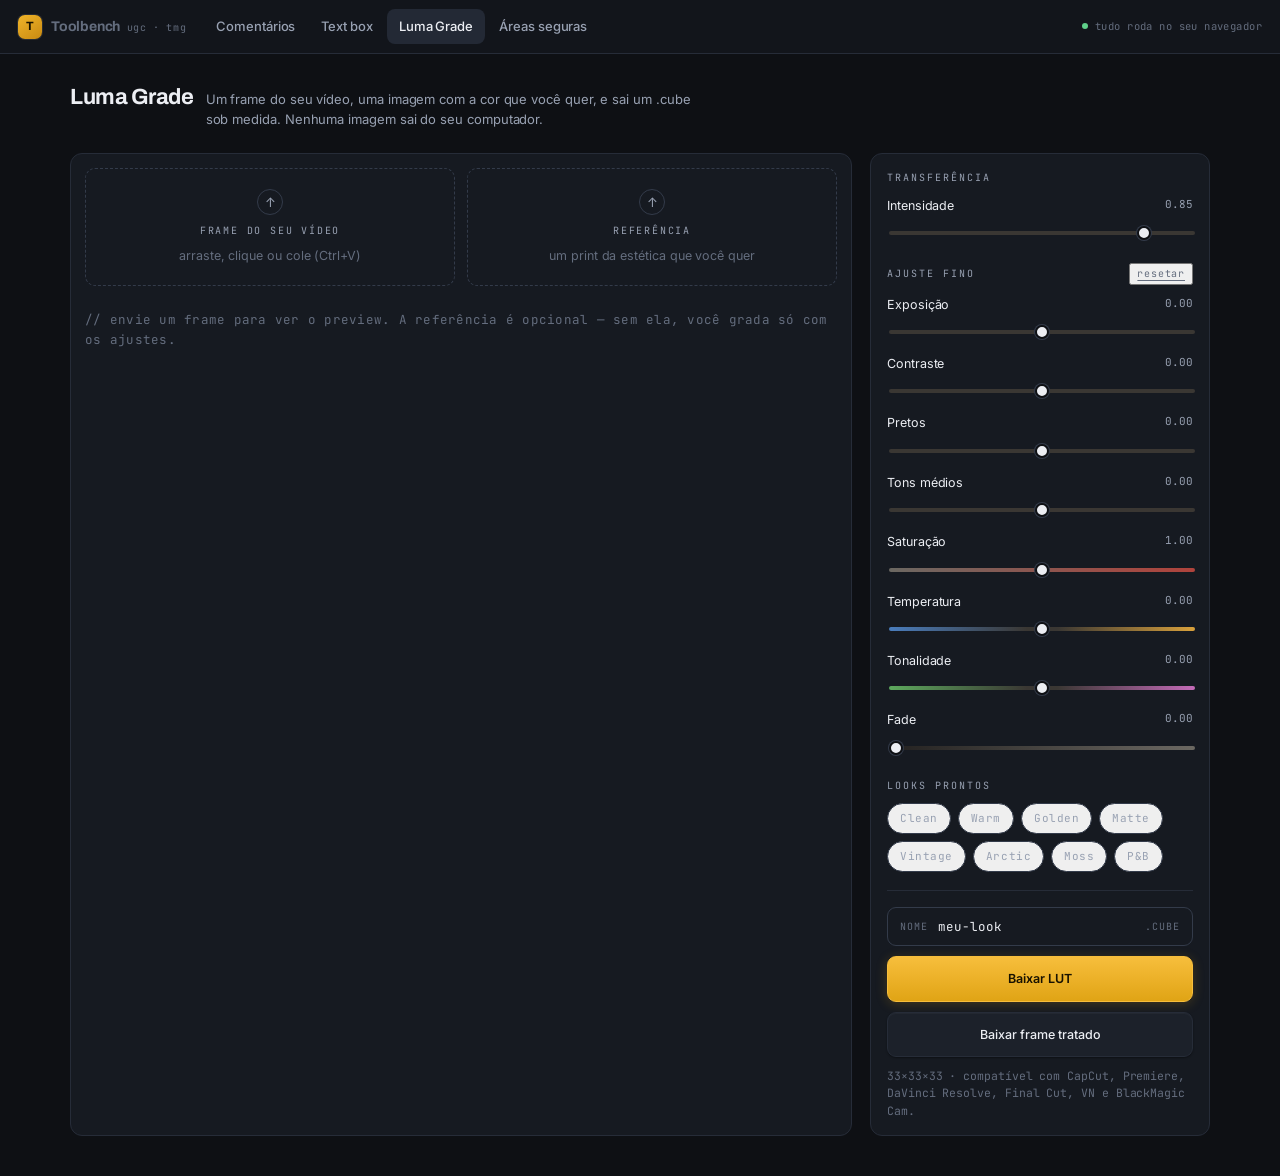
<file: luma-grade.html>
<!DOCTYPE html>
<html lang="pt-BR">
<head>
<meta charset="utf-8">
<meta name="viewport" content="width=device-width, initial-scale=1">
<title>Luma Grade — Toolbench</title>
<meta name="description" content="Transforma um frame e uma imagem de referência em LUT .cube sob medida para Premiere, DaVinci, CapCut e Final Cut.">
<link rel="preconnect" href="https://fonts.googleapis.com">
<link rel="preconnect" href="https://fonts.gstatic.com" crossorigin>
<link href="https://fonts.googleapis.com/css2?family=Archivo:wght@600;700&family=Inter:wght@400;500;600&family=JetBrains+Mono:wght@400;500&display=swap" rel="stylesheet">
<link rel="stylesheet" href="ui.css">
<style>


  .wrap{max-width:1180px;margin:0 auto;padding:0 20px}
  .tool-head{padding:26px 0 4px;display:flex;align-items:baseline;gap:12px;flex-wrap:wrap}
  .tool-head h1{font-family:var(--disp);font-weight:700;font-size:22px;letter-spacing:-.02em;margin:0}
  .tool-head p{color:var(--ink-dim);font-size:13px;margin:0;max-width:62ch}



  /* ---------- ferramenta ---------- */
  .tool{display:grid;grid-template-columns:minmax(0,1fr) 340px;gap:18px;padding:20px 0 40px}
  @media(max-width:920px){.tool{grid-template-columns:1fr}}

  .panel{background:var(--panel);border:1px solid var(--line);border-radius:var(--radius)}

  /* uploads */
  .uploads{display:grid;grid-template-columns:1fr 1fr;gap:12px;padding:14px}
  @media(max-width:520px){.uploads{grid-template-columns:1fr}}
  .drop{position:relative;border:1px dashed var(--line-strong);border-radius:10px;min-height:118px;
    display:flex;flex-direction:column;align-items:center;justify-content:center;gap:8px;
    padding:14px;text-align:center;cursor:pointer;transition:border-color .15s,background .15s;overflow:hidden}
  .drop:hover,.drop.over{border-color:var(--text);background:var(--panel-2)}
  .drop .lbl{font-family:var(--mono);font-size:10px;letter-spacing:.18em;color:var(--muted);text-transform:uppercase}
  .drop .hint{font-size:12.5px;color:var(--dim)}
  .drop .arrow{width:26px;height:26px;border:1px solid var(--line-strong);border-radius:50%;display:flex;align-items:center;justify-content:center;color:var(--muted);font-size:13px}
  .drop img.thumb{position:absolute;inset:0;width:100%;height:100%;object-fit:cover;opacity:.92}
  .drop .badge{position:absolute;left:8px;top:8px;z-index:2;background:rgba(12,11,10,.78);backdrop-filter:blur(4px);
    font-family:var(--mono);font-size:9.5px;letter-spacing:.16em;text-transform:uppercase;color:var(--text);
    padding:4px 8px;border-radius:6px;display:none}
  .drop.filled .badge{display:block}
  .drop.filled .lbl,.drop.filled .hint,.drop.filled .arrow{display:none}
  .drop input{display:none}
  .drop .swap{position:absolute;right:8px;top:8px;z-index:2;display:none;background:rgba(12,11,10,.78);
    font-family:var(--mono);font-size:9.5px;letter-spacing:.1em;color:var(--text);padding:4px 8px;border-radius:6px}
  .drop.filled:hover .swap{display:block}

  /* preview */
  .stage{margin:0 14px;position:relative;border-radius:10px;overflow:hidden;background:#0d0c0b;display:none;touch-action:none}
  .stage.on{display:block}
  .stage canvas{display:block;width:100%;height:auto}
  #cvAfter{position:absolute;inset:0;width:100%;height:100%}
  .divider{position:absolute;top:0;bottom:0;width:1px;background:rgba(255,255,255,.85);z-index:3;cursor:ew-resize}
  .divider::after{content:"◂ ▸";position:absolute;top:50%;left:50%;transform:translate(-50%,-50%);
    background:rgba(12,11,10,.85);border:1px solid var(--line-strong);color:var(--text);
    font-size:10px;letter-spacing:1px;padding:6px 8px;border-radius:99px;white-space:nowrap}
  .tag-ba{position:absolute;top:10px;z-index:2;font-family:var(--mono);font-size:9.5px;letter-spacing:.16em;
    text-transform:uppercase;background:rgba(12,11,10,.7);padding:4px 8px;border-radius:6px;pointer-events:none}
  .tag-ba.a{left:10px}.tag-ba.b{right:10px}

  /* scope (assinatura) */
  .scope{margin:12px 14px 14px;display:none}
  .scope.on{display:block}
  .scope-head{display:flex;justify-content:space-between;font-family:var(--mono);font-size:9.5px;
    letter-spacing:.18em;text-transform:uppercase;color:var(--dim);margin-bottom:6px}
  .scope canvas{width:100%;height:44px;display:block;border-radius:7px;border:1px solid var(--line)}

  .empty-note{padding:10px 14px 16px;color:var(--dim);font-size:12.5px;font-family:var(--mono);letter-spacing:.02em}

  /* ---------- controles ---------- */
  .controls{padding:16px;display:flex;flex-direction:column;gap:18px;align-self:start;position:sticky;top:14px}
  @media(max-width:920px){.controls{position:static}}
  .ctl-h{font-family:var(--mono);font-size:10px;letter-spacing:.2em;text-transform:uppercase;color:var(--muted);
    display:flex;justify-content:space-between;align-items:center}
  .ctl-h button{font-family:var(--mono);font-size:10px;letter-spacing:.08em;color:var(--dim);text-decoration:underline;text-underline-offset:3px}
  .ctl-h button:hover{color:var(--text)}

  .sl{display:grid;grid-template-columns:1fr 46px;align-items:center;gap:10px;margin-top:10px}
  .sl label{grid-column:1/-1;display:flex;justify-content:space-between;font-size:12.5px;color:var(--text);margin-bottom:-4px}
  .sl output{font-family:var(--mono);font-size:11px;color:var(--muted);text-align:right}
  input[type=range]{-webkit-appearance:none;appearance:none;width:100%;height:20px;background:transparent;cursor:pointer}
  input[type=range]::-webkit-slider-runnable-track{height:4px;border-radius:99px;background:var(--track,#3a3733)}
  input[type=range]::-moz-range-track{height:4px;border-radius:99px;background:var(--track,#3a3733)}
  input[type=range]::-webkit-slider-thumb{-webkit-appearance:none;width:14px;height:14px;border-radius:50%;
    background:var(--text);border:2px solid var(--bg);margin-top:-5px;box-shadow:0 0 0 1px var(--line-strong)}
  input[type=range]::-moz-range-thumb{width:11px;height:11px;border-radius:50%;background:var(--text);border:2px solid var(--bg);box-shadow:0 0 0 1px var(--line-strong)}
  /* trilhas funcionais — a cor mora no controle */
  #temp{--track:linear-gradient(90deg,#4a7dbd,#3a3733 45%,#3a3733 55%,#d9a13c)}
  #tint{--track:linear-gradient(90deg,#5da95d,#3a3733 45%,#3a3733 55%,#c46bb8)}
  #sat{--track:linear-gradient(90deg,#6b6862,#b0433c)}
  #fade{--track:linear-gradient(90deg,#232120,#6b6862)}

  .looks{display:flex;flex-wrap:wrap;gap:7px;margin-top:10px}
  .chip{font-family:var(--mono);font-size:11px;letter-spacing:.05em;color:var(--muted);
    border:1px solid var(--line-strong);border-radius:99px;padding:6px 12px;transition:all .12s}
  .chip:hover{color:var(--text);border-color:var(--text)}
  .chip.on{background:var(--accent);color:var(--accent-ink);border-color:var(--accent)}

  .export{border-top:1px solid var(--line);padding-top:16px;display:flex;flex-direction:column;gap:10px}
  .name-row{display:flex;align-items:center;gap:8px;border:1px solid var(--line-strong);border-radius:9px;padding:9px 12px}
  .name-row span{font-family:var(--mono);font-size:10px;color:var(--dim);letter-spacing:.1em}
  .name-row input{flex:1;background:none;border:none;color:var(--text);font-family:var(--mono);font-size:12.5px;outline:none;min-width:0}
  .export .note{font-size:11.5px;color:var(--dim);font-family:var(--mono);line-height:1.5}



</style>
</head>
<body data-tool="luma">

<div id="topbar"></div>
<script src="shell.js"></script>

<main class="wrap">
  <div class="tool-head">
    <h1>Luma Grade</h1>
    <p>Um frame do seu vídeo, uma imagem com a cor que você quer, e sai um .cube sob medida. Nenhuma imagem sai do seu computador.</p>
  </div>

<div class="tool">
    <!-- coluna esquerda: imagens + preview -->
    <div class="panel">
      <div class="uploads">
        <div class="drop" id="dropSrc" tabindex="0" role="button" aria-label="Enviar frame do seu vídeo">
          <span class="badge">Seu frame</span>
          <button class="swap" type="button">trocar</button>
          <div class="arrow">↑</div>
          <div class="lbl">Frame do seu vídeo</div>
          <div class="hint">arraste, clique ou cole (Ctrl+V)</div>
          <input type="file" accept="image/*">
        </div>
        <div class="drop" id="dropRef" tabindex="0" role="button" aria-label="Enviar imagem de referência">
          <span class="badge">Referência</span>
          <button class="swap" type="button">trocar</button>
          <div class="arrow">↑</div>
          <div class="lbl">Referência</div>
          <div class="hint">um print da estética que você quer</div>
          <input type="file" accept="image/*">
        </div>
      </div>

      <div class="stage" id="stage">
        <span class="tag-ba a">Antes</span>
        <span class="tag-ba b">Depois</span>
        <canvas id="cvBefore"></canvas>
        <canvas id="cvAfter"></canvas>
        <div class="divider" id="divider"></div>
      </div>

      <div class="scope" id="scope">
        <div class="scope-head"><span>Entrada</span><span>Resposta do LUT</span><span>Saída</span></div>
        <canvas id="cvScope" height="88"></canvas>
      </div>

      <div class="empty-note" id="emptyNote">// envie um frame para ver o preview. A referência é opcional — sem ela, você grada só com os ajustes.</div>
    </div>

    <!-- coluna direita: controles -->
    <div class="panel controls">
      <div>
        <div class="ctl-h">Transferência</div>
        <div class="sl">
          <label>Intensidade <output id="o-intensity">0.85</output></label>
          <input type="range" id="intensity" min="0" max="1" step="0.01" value="0.85" style="grid-column:1/-1">
        </div>
      </div>

      <div>
        <div class="ctl-h">Ajuste fino <button type="button" id="resetBtn">resetar</button></div>
        <div class="sl"><label>Exposição <output id="o-exp">0.00</output></label><input type="range" id="exp" min="-1.5" max="1.5" step="0.01" value="0" style="grid-column:1/-1"></div>
        <div class="sl"><label>Contraste <output id="o-contrast">0.00</output></label><input type="range" id="contrast" min="-1" max="1" step="0.01" value="0" style="grid-column:1/-1"></div>
        <div class="sl"><label>Pretos <output id="o-blacks">0.00</output></label><input type="range" id="blacks" min="-1" max="1" step="0.01" value="0" style="grid-column:1/-1"></div>
        <div class="sl"><label>Tons médios <output id="o-mid">0.00</output></label><input type="range" id="mid" min="-1" max="1" step="0.01" value="0" style="grid-column:1/-1"></div>
        <div class="sl"><label>Saturação <output id="o-sat">1.00</output></label><input type="range" id="sat" min="0" max="2" step="0.01" value="1" style="grid-column:1/-1"></div>
        <div class="sl"><label>Temperatura <output id="o-temp">0.00</output></label><input type="range" id="temp" min="-1" max="1" step="0.01" value="0" style="grid-column:1/-1"></div>
        <div class="sl"><label>Tonalidade <output id="o-tint">0.00</output></label><input type="range" id="tint" min="-1" max="1" step="0.01" value="0" style="grid-column:1/-1"></div>
        <div class="sl"><label>Fade <output id="o-fade">0.00</output></label><input type="range" id="fade" min="0" max="1" step="0.01" value="0" style="grid-column:1/-1"></div>
      </div>

      <div>
        <div class="ctl-h">Looks prontos</div>
        <div class="looks" id="looks"></div>
      </div>

      <div class="export">
        <div class="name-row"><span>NOME</span><input id="lutName" value="meu-look" spellcheck="false"><span>.CUBE</span></div>
        <button class="btn primary block" id="downloadBtn" type="button">Baixar LUT</button>
        <button class="btn block" id="downloadFrame" type="button">Baixar frame tratado</button>
        <div class="note">33×33×33 · compatível com CapCut, Premiere, DaVinci Resolve, Final Cut, VN e BlackMagic Cam.</div>
      </div>
    </div>
  </div>

  </main>

<script>
/* ============ MOTOR DE COR (validado por testes) ============ */
function s2l(c){ return c <= 0.04045 ? c/12.92 : Math.pow((c+0.055)/1.055, 2.4); }
function l2s(c){ return c <= 0.0031308 ? 12.92*c : 1.055*Math.pow(c, 1/2.4) - 0.055; }
const EPS = 216/24389, KAP = 24389/27, Xn = 0.95047, Zn = 1.08883;

function rgb2lab(r,g,b){
  const rl=s2l(r), gl=s2l(g), bl=s2l(b);
  const X=(0.4124564*rl+0.3575761*gl+0.1804375*bl)/Xn;
  const Y=(0.2126729*rl+0.7151522*gl+0.0721750*bl);
  const Z=(0.0193339*rl+0.1191920*gl+0.9503041*bl)/Zn;
  const f=t=>t>EPS?Math.cbrt(t):(KAP*t+16)/116;
  const fx=f(X), fy=f(Y), fz=f(Z);
  return [116*fy-16, 500*(fx-fy), 200*(fy-fz)];
}
function lab2rgb(L,a,b){
  const fy=(L+16)/116, fx=fy+a/500, fz=fy-b/200;
  const fi=t=>{const t3=t*t*t; return t3>EPS?t3:(116*t-16)/KAP;};
  const X=fi(fx)*Xn, Z=fi(fz)*Zn;
  const Y=L>KAP*EPS?Math.pow((L+16)/116,3):L/KAP;
  const rl= 3.2404542*X-1.5371385*Y-0.4985314*Z;
  const gl=-0.9692660*X+1.8760108*Y+0.0415560*Z;
  const bl= 0.0556434*X-0.2040259*Y+1.0572252*Z;
  const cl=v=>Math.min(1,Math.max(0,v));
  return [cl(l2s(cl(rl))), cl(l2s(cl(gl))), cl(l2s(cl(bl)))];
}
function labStats(data){
  let n=0,mL=0,mA=0,mB=0;
  for(let i=0;i<data.length;i+=16){
    const v=rgb2lab(data[i]/255,data[i+1]/255,data[i+2]/255);
    mL+=v[0];mA+=v[1];mB+=v[2];n++;
  }
  mL/=n;mA/=n;mB/=n;
  let sL=0,sA=0,sB=0;
  for(let i=0;i<data.length;i+=16){
    const v=rgb2lab(data[i]/255,data[i+1]/255,data[i+2]/255);
    sL+=(v[0]-mL)**2;sA+=(v[1]-mA)**2;sB+=(v[2]-mB)**2;
  }
  return {mL,mA,mB,sL:Math.sqrt(sL/n)||1,sA:Math.sqrt(sA/n)||1,sB:Math.sqrt(sB/n)||1};
}
const clampRatio=r=>Math.min(3,Math.max(0.3,r));

function pipeline(r,g,b,P,src,ref){
  let [L,A,B]=rgb2lab(r,g,b);
  if(src&&ref&&P.intensity>0){
    const rL=clampRatio(ref.sL/src.sL), rA=clampRatio(ref.sA/src.sA), rB=clampRatio(ref.sB/src.sB);
    const tL=(L-src.mL)*rL+ref.mL, tA=(A-src.mA)*rA+ref.mA, tB=(B-src.mB)*rB+ref.mB;
    const t=P.intensity;
    L+=(tL-L)*t; A+=(tA-A)*t; B+=(tB-B)*t;
  }
  B+=P.temp*40; A+=P.tint*40;
  A*=P.sat; B*=P.sat;
  L=50+(L-50)*(1+P.contrast);
  const Ln=Math.min(1,Math.max(0,L/100));
  L=100*Math.pow(Ln,1/(1+P.mid*0.8));
  L+=P.blacks*30*Math.pow(1-Ln,2);
  let [ro,go,bo]=lab2rgb(L,A,B);
  if(P.exp!==0){
    const k=Math.pow(2,P.exp);
    ro=l2s(Math.min(1,s2l(ro)*k)); go=l2s(Math.min(1,s2l(go)*k)); bo=l2s(Math.min(1,s2l(bo)*k));
  }
  if(P.fade>0){
    const lift=P.fade*0.14;
    ro=lift+ro*(1-lift); go=lift+go*(1-lift); bo=lift+bo*(1-lift);
  }
  const cl=v=>Math.min(1,Math.max(0,v));
  return [cl(ro),cl(go),cl(bo)];
}

// 33³ é o tamanho padrão do .cube — e é usado também no preview, de propósito.
// Testei uma LUT reduzida (17³) para o preview: fica ~8x mais rápida de montar,
// mas desvia até 22 níveis de 255 contra a de 33³, e não só nos saturados. Numa
// ferramenta de cor isso é o preview mentindo, então o custo fica.
// O que realmente pesava era aplicar a LUT pixel a pixel num frame grande;
// por isso o preview é limitado por número de pixels (MAX_PREVIEW_PX abaixo).
const LUT_SIZE=33;
function buildLUT(P,src,ref,N){
  N=N||LUT_SIZE;
  const out=new Float32Array(N*N*N*3);
  let idx=0;
  for(let bi=0;bi<N;bi++)for(let gi=0;gi<N;gi++)for(let ri=0;ri<N;ri++){
    const v=pipeline(ri/(N-1),gi/(N-1),bi/(N-1),P,src,ref);
    out[idx++]=v[0];out[idx++]=v[1];out[idx++]=v[2];
  }
  return out;
}
function lutToCube(lut,title,N){
  N=N||LUT_SIZE;
  let s=`TITLE "${title}"\nLUT_3D_SIZE ${N}\nDOMAIN_MIN 0.0 0.0 0.0\nDOMAIN_MAX 1.0 1.0 1.0\n`;
  const lines=new Array(N*N*N);
  for(let i=0,j=0;i<lut.length;i+=3,j++)
    lines[j]=lut[i].toFixed(6)+' '+lut[i+1].toFixed(6)+' '+lut[i+2].toFixed(6);
  return s+lines.join('\n')+'\n';
}
// aplica LUT (trilinear) a um ImageData de origem, escrevendo no destino
function applyLUTToImage(lut,srcData,dstData,N){
  N=N||LUT_SIZE;
  const M=N-1, s=srcData, d=dstData;
  for(let i=0;i<s.length;i+=4){
    const fr=s[i]/255*M, fg=s[i+1]/255*M, fb=s[i+2]/255*M;
    const r0=Math.min(M-1,fr|0), g0=Math.min(M-1,fg|0), b0=Math.min(M-1,fb|0);
    const dr=fr-r0, dg=fg-g0, db=fb-b0;
    const base=(b0*N+g0)*N+r0;
    for(let c=0;c<3;c++){
      const i000=(base)*3+c, i100=(base+1)*3+c;
      const i010=(base+N)*3+c, i110=(base+N+1)*3+c;
      const i001=(base+N*N)*3+c, i101=(base+N*N+1)*3+c;
      const i011=(base+N*N+N)*3+c, i111=(base+N*N+N+1)*3+c;
      const c00=lut[i000]+(lut[i100]-lut[i000])*dr;
      const c10=lut[i010]+(lut[i110]-lut[i010])*dr;
      const c01=lut[i001]+(lut[i101]-lut[i001])*dr;
      const c11=lut[i011]+(lut[i111]-lut[i011])*dr;
      const c0=c00+(c10-c00)*dg, c1=c01+(c11-c01)*dg;
      d[i+c]=Math.round((c0+(c1-c0)*db)*255);
    }
    d[i+3]=255;
  }
}

/* ============ ESTADO ============ */
const $=id=>document.getElementById(id);
const state={
  srcStats:null, refStats:null,
  srcImage:null,               // frame original, usado só na exportação
  srcImageData:null,           // frame reduzido, usado no preview ao vivo
  lut:null,
  P:{intensity:0.85,exp:0,contrast:0,blacks:0,mid:0,sat:1,temp:0,tint:0,fade:0}
};

/* ============ UPLOADS ============ */
function setupDrop(el,onImage){
  const input=el.querySelector('input');
  el.addEventListener('click',e=>{ if(e.target.classList.contains('swap')){input.click();return;} input.click(); });
  el.addEventListener('keydown',e=>{ if(e.key==='Enter'||e.key===' '){e.preventDefault();input.click();} });
  input.addEventListener('change',()=>{ if(input.files[0]) loadFile(input.files[0],el,onImage); });
  ['dragover','dragenter'].forEach(ev=>el.addEventListener(ev,e=>{e.preventDefault();el.classList.add('over');}));
  ['dragleave','drop'].forEach(ev=>el.addEventListener(ev,e=>{e.preventDefault();el.classList.remove('over');}));
  el.addEventListener('drop',e=>{ const f=e.dataTransfer.files[0]; if(f&&f.type.startsWith('image/')) loadFile(f,el,onImage); });
}
function loadFile(file,el,onImage){
  if(!file||!String(file.type).startsWith('image/')){ Shell.toast('Esse arquivo não é uma imagem.'); return; }
  const url=URL.createObjectURL(file);
  const img=new Image();
  img.onload=()=>{
    let th=el.querySelector('img.thumb');
    if(!th){ th=document.createElement('img'); th.className='thumb'; th.alt=''; el.appendChild(th); }
    // Trocar de imagem várias vezes vazava um object URL por troca.
    if(el.dataset.objUrl) URL.revokeObjectURL(el.dataset.objUrl);
    el.dataset.objUrl=url;
    th.src=url;
    el.classList.add('filled');
    onImage(img);
  };
  img.onerror=()=>{ URL.revokeObjectURL(url); Shell.toast('Não deu para abrir essa imagem.'); };
  img.src=url;
}
function statsFromImage(img){
  const c=document.createElement('canvas');
  const s=Math.min(1,220/Math.max(img.naturalWidth,img.naturalHeight));
  c.width=Math.max(1,Math.round(img.naturalWidth*s));
  c.height=Math.max(1,Math.round(img.naturalHeight*s));
  const ctx=c.getContext('2d',{willReadFrequently:true});
  ctx.drawImage(img,0,0,c.width,c.height);
  return labStats(ctx.getImageData(0,0,c.width,c.height).data);
}

function onSrcImage(img){
  state.srcImage=img;              // guardado para exportar o frame em tamanho real
  state.srcStats=statsFromImage(img);
  // O preview é limitado por ÁREA, não por largura. Limitando só a largura, um
  // frame 9:16 virava 960×1706 (1,6 milhão de px) e cada arrasto de slider
  // custava ~87ms só para aplicar a LUT. Por área o custo fica estável em
  // qualquer proporção.
  const MAX_PREVIEW_PX=620000, MAX_PREVIEW_W=900;
  const px=img.naturalWidth*img.naturalHeight;
  const s=Math.min(1, MAX_PREVIEW_W/img.naturalWidth, Math.sqrt(MAX_PREVIEW_PX/px));
  const w=Math.max(1,Math.round(img.naturalWidth*s)), h=Math.max(1,Math.round(img.naturalHeight*s));
  const before=$('cvBefore'), after=$('cvAfter');
  before.width=after.width=w; before.height=after.height=h;
  const bctx=before.getContext('2d',{willReadFrequently:true});
  bctx.drawImage(img,0,0,w,h);
  state.srcImageData=bctx.getImageData(0,0,w,h);
  $('stage').classList.add('on');
  $('scope').classList.add('on');
  $('emptyNote').style.display='none';
  placeDivider(0.5);
  scheduleUpdate();
}
function onRefImage(img){
  state.refStats=statsFromImage(img);
  scheduleUpdate();
}
setupDrop($('dropSrc'),onSrcImage);
setupDrop($('dropRef'),onRefImage);

// colar imagem (Ctrl+V): vai para o slot vazio (frame primeiro)
window.addEventListener('paste',e=>{
  const item=[...(e.clipboardData?.items||[])].find(i=>i.type.startsWith('image/'));
  if(!item) return;
  const file=item.getAsFile();
  if(!state.srcImageData) loadFile(file,$('dropSrc'),onSrcImage);
  else loadFile(file,$('dropRef'),onRefImage);
});

/* ============ SLIDERS ============ */
const sliderIds=['intensity','exp','contrast','blacks','mid','sat','temp','tint','fade'];
sliderIds.forEach(id=>{
  $(id).addEventListener('input',()=>{
    state.P[id]=parseFloat($(id).value);
    $('o-'+id).textContent=state.P[id].toFixed(2);
    clearLookSelection();
    scheduleUpdate();
  });
});
function syncSliders(){
  sliderIds.forEach(id=>{ $(id).value=state.P[id]; $('o-'+id).textContent=state.P[id].toFixed(2); });
}
$('resetBtn').addEventListener('click',()=>{
  Object.assign(state.P,{exp:0,contrast:0,blacks:0,mid:0,sat:1,temp:0,tint:0,fade:0});
  clearLookSelection(); syncSliders(); scheduleUpdate();
});

/* ============ LOOKS PRONTOS ============ */
const LOOKS={
  'Clean':   {contrast:0.10,sat:0.95,temp:-0.05,blacks:-0.05,exp:0.05,mid:0,tint:0,fade:0},
  'Warm':    {temp:0.30,tint:0.05,exp:0.08,sat:1.05,contrast:0.05,blacks:0,mid:0,fade:0},
  'Golden':  {temp:0.50,tint:0.12,contrast:0.15,fade:0.10,sat:1.10,exp:0.05,blacks:0,mid:0},
  'Matte':   {fade:0.35,contrast:0.20,sat:0.90,blacks:0.08,temp:0,tint:0,exp:0,mid:0},
  'Vintage': {fade:0.28,temp:0.20,tint:0.08,sat:0.80,mid:0.08,contrast:0.05,blacks:0,exp:0},
  'Arctic':  {temp:-0.40,contrast:0.15,sat:1.05,exp:0.05,tint:-0.03,blacks:0,mid:0,fade:0},
  'Moss':    {temp:0.08,tint:-0.14,sat:0.85,contrast:0.10,fade:0.14,blacks:0,mid:0,exp:0},
  'P&B':     {sat:0,contrast:0.28,fade:0.08,blacks:-0.05,temp:0,tint:0,exp:0,mid:0}
};
const looksEl=$('looks');
Object.keys(LOOKS).forEach(name=>{
  const b=document.createElement('button');
  b.type='button'; b.className='chip'; b.textContent=name;
  b.addEventListener('click',()=>{
    Object.assign(state.P,LOOKS[name]);
    clearLookSelection(); b.classList.add('on');
    syncSliders(); scheduleUpdate();
    if(!nameTouched) $('lutName').value=name.toLowerCase().replace(/[^a-z0-9]+/g,'-');
  });
  looksEl.appendChild(b);
});
function clearLookSelection(){ looksEl.querySelectorAll('.chip.on').forEach(c=>c.classList.remove('on')); }
let nameTouched=false;
$('lutName').addEventListener('input',()=>nameTouched=true);

/* ============ ATUALIZAÇÃO / RENDER ============ */
let dirty=false, rendering=false;
function scheduleUpdate(){ dirty=true; if(!rendering) requestAnimationFrame(tick); }
function tick(){
  if(!dirty){ rendering=false; return; }
  dirty=false; rendering=true;
  state.lut=buildLUT(state.P,state.srcStats,state.refStats,LUT_SIZE);
  renderPreview();
  renderScope();
  requestAnimationFrame(tick);
}
let dstImageData=null;
function renderPreview(){
  if(!state.srcImageData) return;
  const after=$('cvAfter');
  const ctx=after.getContext('2d');
  if(!dstImageData||dstImageData.width!==state.srcImageData.width||dstImageData.height!==state.srcImageData.height)
    dstImageData=ctx.createImageData(state.srcImageData.width,state.srcImageData.height);
  applyLUTToImage(state.lut,state.srcImageData.data,dstImageData.data,LUT_SIZE);
  ctx.putImageData(dstImageData,0,0);
}
function renderScope(){
  const cv=$('cvScope');
  const W=Math.max(120, Math.round(cv.clientWidth||cv.parentElement.clientWidth||600));
  if(cv.width!==W) cv.width=W;
  const H=cv.height, ctx=cv.getContext('2d');
  const rows=[
    y=>{const v=y; return [v,v,v];},                                  // rampa cinza
    y=>hsl2rgb(y*360,0.65,0.55)                                       // varredura de matiz
  ];
  const rowH=H/4;
  for(let x=0;x<W;x++){
    const t=x/(W-1);
    for(let r=0;r<2;r++){
      const inRGB=rows[r](t);
      const outRGB=state.lut?applyLUTPoint(state.lut,inRGB,LUT_SIZE):inRGB;
      ctx.fillStyle=`rgb(${inRGB.map(v=>Math.round(v*255)).join(',')})`;
      ctx.fillRect(x,r*2*rowH,1,rowH);
      ctx.fillStyle=`rgb(${outRGB.map(v=>Math.round(v*255)).join(',')})`;
      ctx.fillRect(x,(r*2+1)*rowH,1,rowH);
    }
  }
}
function applyLUTPoint(lut,[r,g,b],N){
  N=N||LUT_SIZE;
  const M=N-1;
  const fr=r*M,fg=g*M,fb=b*M;
  const r0=Math.min(M-1,fr|0),g0=Math.min(M-1,fg|0),b0=Math.min(M-1,fb|0);
  const dr=fr-r0,dg=fg-g0,db=fb-b0, base=(b0*N+g0)*N+r0, out=[0,0,0];
  for(let c=0;c<3;c++){
    const c00=lut[base*3+c]+(lut[(base+1)*3+c]-lut[base*3+c])*dr;
    const c10=lut[(base+N)*3+c]+(lut[(base+N+1)*3+c]-lut[(base+N)*3+c])*dr;
    const c01=lut[(base+N*N)*3+c]+(lut[(base+N*N+1)*3+c]-lut[(base+N*N)*3+c])*dr;
    const c11=lut[(base+N*N+N)*3+c]+(lut[(base+N*N+N+1)*3+c]-lut[(base+N*N+N)*3+c])*dr;
    const c0=c00+(c10-c00)*dg, c1=c01+(c11-c01)*dg;
    out[c]=c0+(c1-c0)*db;
  }
  return out;
}
function hsl2rgb(h,s,l){
  h/=360;
  const q=l<0.5?l*(1+s):l+s-l*s, p=2*l-q;
  const f=t=>{ t=(t%1+1)%1;
    if(t<1/6)return p+(q-p)*6*t;
    if(t<1/2)return q;
    if(t<2/3)return p+(q-p)*(2/3-t)*6;
    return p; };
  return [f(h+1/3),f(h),f(h-1/3)];
}

/* ============ ANTES/DEPOIS ============ */
let dividerFrac=0.5;
function placeDivider(frac){
  const stage=$('stage'), div=$('divider'), after=$('cvAfter');
  const w=stage.clientWidth||1;
  dividerFrac=Math.min(0.98,Math.max(0.02,frac));
  const x=dividerFrac*w;
  div.style.left=x+'px';
  after.style.clipPath=`inset(0 0 0 ${x}px)`;
}
(function(){
  const stage=$('stage');
  let dragging=false;
  const move=e=>{
    if(!dragging)return;
    const rect=stage.getBoundingClientRect();
    const x=(e.touches?e.touches[0].clientX:e.clientX)-rect.left;
    placeDivider(x/rect.width);
  };
  $('divider').addEventListener('pointerdown',e=>{dragging=true;e.preventDefault();});
  stage.addEventListener('pointerdown',e=>{dragging=true;move(e);});
  window.addEventListener('pointermove',move);
  window.addEventListener('pointerup',()=>dragging=false);
  // Ao redimensionar, recalcula em pixels mantendo a fração escolhida —
  // antes a divisória pulava de volta para o meio.
  window.addEventListener('resize',()=>{ if($('stage').classList.contains('on')) placeDivider(dividerFrac); });
})();

/* ============ EXPORT ============ */
$('downloadBtn').addEventListener('click',()=>{
  // A LUT guardada em state é a de preview (17³). O arquivo sai sempre em 33³.
  const full=buildLUT(state.P,state.srcStats,state.refStats,LUT_SIZE);
  const name=(($('lutName').value||'').trim()||'meu-look').replace(/[^\w\-]+/g,'-');
  const cube=lutToCube(full,name,LUT_SIZE);
  Shell.saveBlob(new Blob([cube],{type:'text/plain;charset=utf-8'}), name+'.cube');
  Shell.toast('LUT salva em 33³.');
});

// Exporta o frame já tratado — útil para mandar referência de cor sem abrir o editor.
$('downloadFrame').addEventListener('click',()=>{
  if(!state.srcImage){ Shell.toast('Carregue um frame primeiro.'); return; }
  const full=buildLUT(state.P,state.srcStats,state.refStats,LUT_SIZE);
  // Exporta na resolução original do frame, não na reduzida do preview.
  const img=state.srcImage;
  const w=img.naturalWidth, h=img.naturalHeight;
  const off=document.createElement('canvas');
  off.width=w; off.height=h;
  const octx=off.getContext('2d',{willReadFrequently:true});
  octx.drawImage(img,0,0,w,h);
  const out=octx.getImageData(0,0,w,h);
  applyLUTToImage(full,out.data,out.data,LUT_SIZE);
  octx.putImageData(out,0,0);
  const name=(($('lutName').value||'').trim()||'meu-look').replace(/[^\w\-]+/g,'-');
  Shell.canvasBlob(off)
    .then(b=>{ Shell.saveBlob(b, name+'-frame.png'); Shell.toast('Frame salvo.'); })
    .catch(()=>Shell.toast('Não foi possível gerar o PNG.'));
});

// primeiro render (LUT neutro no scope se nada carregado)
scheduleUpdate();
</script>
</body>
</html>
</file>
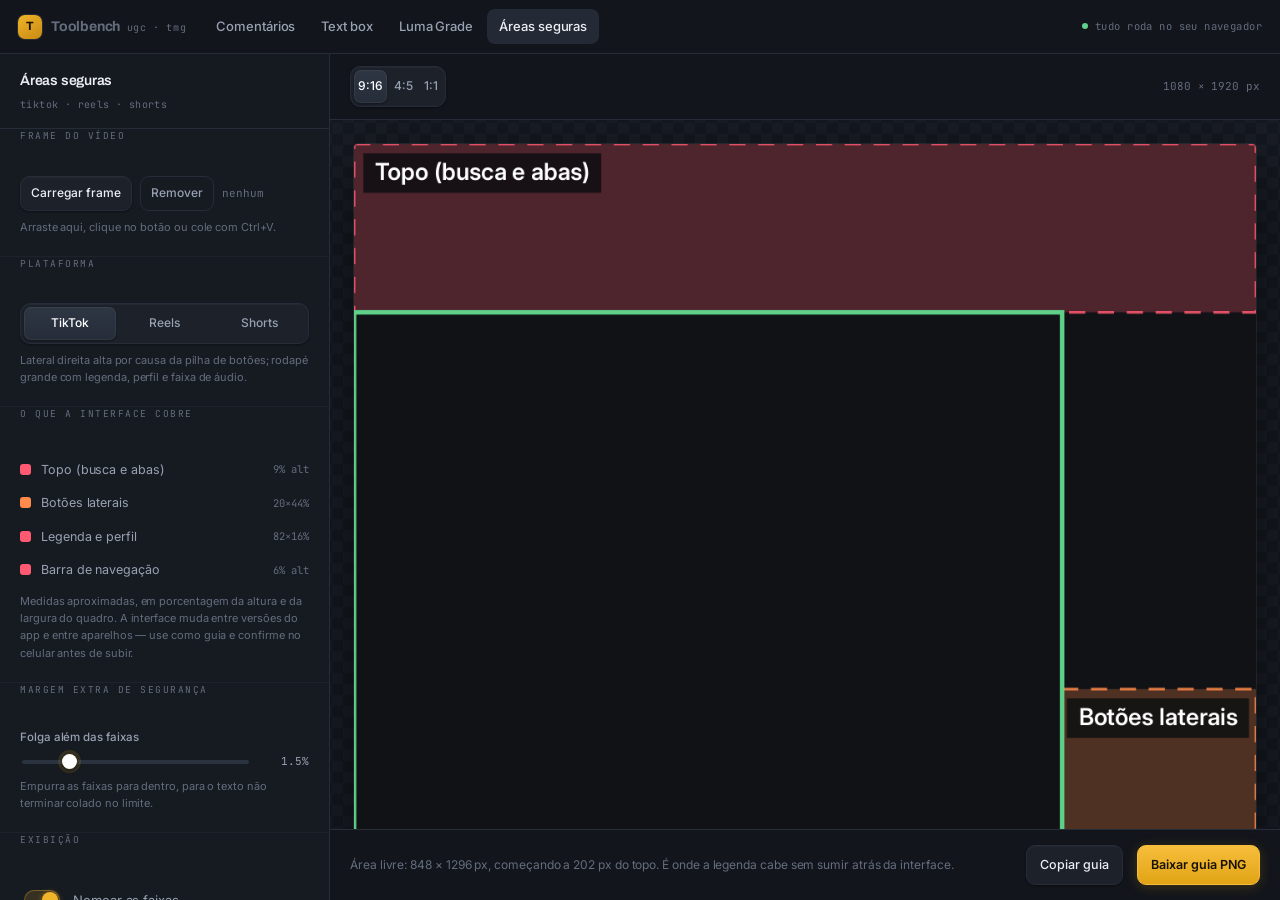
<file: safe-zones.html>
<!DOCTYPE html>
<html lang="pt-BR">
<head>
<meta charset="utf-8">
<meta name="viewport" content="width=device-width, initial-scale=1">
<title>Áreas seguras — Toolbench</title>
<meta name="description" content="Confere se a legenda cai atrás da interface do TikTok, Reels ou Shorts antes de exportar o vídeo.">
<link rel="preconnect" href="https://fonts.googleapis.com">
<link rel="preconnect" href="https://fonts.gstatic.com" crossorigin>
<link href="https://fonts.googleapis.com/css2?family=Archivo:wght@600;700&family=Inter:wght@400;500;600&family=JetBrains+Mono:wght@400;500&display=swap" rel="stylesheet">
<link rel="stylesheet" href="ui.css">
<style>
  .app{display:grid;grid-template-columns:330px 1fr;height:calc(100dvh - var(--topbar-h));min-height:0}

  .panel{background:var(--panel);border-right:1px solid var(--line);overflow-y:auto;overscroll-behavior:contain}
  .brand{
    display:flex;align-items:center;gap:11px;padding:15px 20px;
    border-bottom:1px solid var(--line);position:sticky;top:0;z-index:3;
    background:color-mix(in srgb, var(--panel) 90%, transparent);backdrop-filter:blur(14px);
  }
  .brand b{font-family:var(--disp);font-size:14px;font-weight:600;letter-spacing:-.015em}
  .brand span{font-family:var(--mono);font-size:10px;color:var(--ink-faint);letter-spacing:.04em}

  fieldset{border:0;margin:0;padding:18px 20px 20px;border-bottom:1px solid var(--line-soft)}
  legend{
    padding:0;font-family:var(--mono);font-size:9.5px;letter-spacing:.16em;
    text-transform:uppercase;color:var(--ink-faint);margin-bottom:14px;
  }
  label.f{display:block;margin-bottom:14px}
  label.f:last-child{margin-bottom:0}
  label.f > span{display:block;font-size:11.5px;font-weight:500;color:var(--ink-dim);margin-bottom:6px}

  .seg{display:flex;background:var(--panel-2);border:1px solid var(--line);border-radius:var(--r);padding:3px;gap:3px;box-shadow:var(--shadow-1)}
  .seg button{
    flex:1;background:transparent;border:0;color:var(--ink-dim);font:inherit;font-size:12px;
    font-weight:500;padding:7px 4px;border-radius:7px;cursor:pointer;white-space:nowrap;transition:background .14s,color .14s;
  }
  .seg button:hover{color:var(--ink)}
  .seg button[aria-pressed=true]{
    background:linear-gradient(#2E3644,#262D39);color:#fff;
    box-shadow:0 1px 2px rgba(0,0,0,.35),0 0 0 1px rgba(255,255,255,.05) inset;
  }

  .range{display:flex;align-items:center;gap:12px}
  input[type=range]{flex:1;appearance:none;-webkit-appearance:none;height:4px;border-radius:99px;background:#2B3240;outline:none;cursor:pointer}
  input[type=range]::-webkit-slider-thumb{
    -webkit-appearance:none;width:15px;height:15px;border-radius:50%;background:#fff;border:0;
    cursor:pointer;box-shadow:0 1px 4px rgba(0,0,0,.55),0 0 0 4px var(--accent-soft);
  }
  input[type=range]::-moz-range-thumb{width:15px;height:15px;border-radius:50%;background:#fff;border:0;cursor:pointer}
  .range output{font-family:var(--mono);font-size:11px;color:var(--ink-dim);min-width:46px;text-align:right}

  .check{display:flex;align-items:center;gap:10px;padding:7px 0;cursor:pointer;font-size:13px;color:var(--ink-dim);transition:color .14s}
  .check:hover{color:var(--ink)}
  .check input{
    appearance:none;width:36px;height:20px;border-radius:20px;background:#2B3240;position:relative;
    cursor:pointer;flex:none;transition:background .18s;box-shadow:0 1px 2px rgba(0,0,0,.35) inset;
  }
  .check input::after{
    content:"";position:absolute;top:2px;left:2px;width:16px;height:16px;border-radius:50%;
    background:#7E8697;transition:.18s cubic-bezier(.3,.7,.3,1);box-shadow:0 1px 2px rgba(0,0,0,.4);
  }
  .check input:checked{background:var(--accent-soft);box-shadow:0 0 0 1px rgba(240,180,41,.35) inset}
  .check input:checked::after{left:18px;background:var(--accent);box-shadow:0 1px 6px rgba(240,180,41,.5)}

  .file-row{display:flex;gap:8px;align-items:center}
  .file-row .name{flex:1;min-width:0;overflow:hidden;text-overflow:ellipsis;white-space:nowrap}
  .hint{font-size:11px;color:var(--ink-faint);line-height:1.55;margin:8px 0 0}

  .zone-list{display:flex;flex-direction:column;gap:2px}
  .zone-row{display:flex;align-items:center;gap:10px;padding:6px 0;font-size:12.5px;color:var(--ink-dim)}
  .zone-row .sw{width:11px;height:11px;border-radius:3px;flex:none}
  .zone-row .nm{flex:1;min-width:0;overflow:hidden;text-overflow:ellipsis;white-space:nowrap}
  .zone-row .pc{font-family:var(--mono);font-size:10.5px;color:var(--ink-faint)}

  /* ---------- palco ---------- */
  .stage{display:flex;flex-direction:column;min-width:0;min-height:0;background:var(--bg)}
  .stage-bar{display:flex;align-items:center;gap:8px;padding:12px 20px;border-bottom:1px solid var(--line);background:var(--bg-2);flex:none;flex-wrap:wrap}
  .stage-bar .spacer{flex:1}
  .meta{font-family:var(--mono);font-size:11px;color:var(--ink-faint)}
  .canvas-wrap{
    flex:1;min-height:0;overflow:auto;display:grid;place-items:center;padding:24px;
    background:repeating-conic-gradient(#191D25 0% 25%,#14181F 0% 50%) 50% / 22px 22px;
  }
  #preview{
    display:block;max-width:100%;max-height:100%;width:auto;height:auto;
    box-shadow:0 0 0 1px rgba(255,255,255,.07),0 22px 64px rgba(0,0,0,.6);border-radius:4px;
  }
  .stage-foot{display:flex;align-items:center;gap:14px;padding:14px 20px;border-top:1px solid var(--line);background:var(--bg-2);flex:none;flex-wrap:wrap}
  .stage-foot .note{font-size:12px;color:var(--ink-faint);flex:1;min-width:220px;line-height:1.5}

  @media (max-width:980px){
    .app{grid-template-columns:1fr;height:auto}
    .panel{order:2;border-right:0;border-top:1px solid var(--line);overflow:visible}
    .stage{order:1}
    .canvas-wrap{min-height:52vh}
  }
</style>
</head>
<body data-tool="safezone">

<div id="topbar"></div>
<script src="shell.js"></script>

<div class="app">

  <aside class="panel">
    <div class="brand"><div><b>Áreas seguras</b><br><span>tiktok · reels · shorts</span></div></div>

    <fieldset>
      <legend>Frame do vídeo</legend>
      <div class="file-row">
        <button class="btn sm" type="button" id="pickBg">Carregar frame</button>
        <button class="btn sm ghost" type="button" id="clearBg">Remover</button>
        <span class="meta name" id="bgName">nenhum</span>
      </div>
      <input type="file" id="bgFile" accept="image/*" hidden>
      <p class="hint">Arraste aqui, clique no botão ou cole com Ctrl+V.</p>
    </fieldset>

    <fieldset>
      <legend>Plataforma</legend>
      <div class="seg" id="platform">
        <button type="button" data-v="tiktok">TikTok</button>
        <button type="button" data-v="reels">Reels</button>
        <button type="button" data-v="shorts">Shorts</button>
      </div>
      <p class="hint" id="platformNote"></p>
    </fieldset>

    <fieldset>
      <legend>O que a interface cobre</legend>
      <div class="zone-list" id="zoneList"></div>
      <p class="hint">Medidas aproximadas, em porcentagem da altura e da largura do quadro. A interface muda entre versões do app e entre aparelhos — use como guia e confirme no celular antes de subir.</p>
    </fieldset>

    <fieldset>
      <legend>Margem extra de segurança</legend>
      <label class="f" style="margin:0"><span>Folga além das faixas</span><div class="range"><input type="range" id="margin" min="0" max="8" step="0.5" value="1.5"><output id="marginOut">1.5%</output></div></label>
      <p class="hint">Empurra as faixas para dentro, para o texto não terminar colado no limite.</p>
    </fieldset>

    <fieldset style="border-bottom:0">
      <legend>Exibição</legend>
      <label class="check"><input type="checkbox" id="showLabels" checked> Nomear as faixas</label>
      <label class="check"><input type="checkbox" id="showGrid"> Grade de terços</label>
      <label class="check"><input type="checkbox" id="showCenter"> Eixo central</label>
      <label class="f" style="margin-top:12px"><span>Opacidade das faixas</span><div class="range"><input type="range" id="opacity" min="5" max="80" step="1" value="26"><output id="opacityOut">26%</output></div></label>
    </fieldset>
  </aside>

  <main class="stage">
    <div class="stage-bar">
      <div class="seg" id="ratio" style="flex:none">
        <button type="button" data-v="1080x1920">9:16</button>
        <button type="button" data-v="1080x1350">4:5</button>
        <button type="button" data-v="1080x1080">1:1</button>
      </div>
      <span class="spacer"></span>
      <span class="meta" id="dims">—</span>
    </div>

    <div class="canvas-wrap"><canvas id="preview"></canvas></div>

    <div class="stage-foot">
      <p class="note" id="safeInfo">A área livre é o retângulo sem faixa vermelha — é onde a legenda pode ficar sem risco de sumir atrás da interface.</p>
      <button class="btn" type="button" id="copyGuide">Copiar guia</button>
      <button class="btn primary" type="button" id="download">Baixar guia PNG</button>
    </div>
  </main>

</div>

<script>
(function(){
  "use strict";

  var $ = function(id){ return document.getElementById(id); };
  var cv = $('preview');
  var ctx = cv.getContext('2d');

  /* ------------------------------------------------------------------
     Faixas de interface, em fração do quadro (x, y, w, h a partir do
     canto superior esquerdo).

     São APROXIMAÇÕES medidas sobre capturas de tela dos apps em aparelho
     alto (proporção ~19.5:9). Cada app muda a interface com frequência e
     o recorte varia com o tamanho da tela, então isto é guia de trabalho,
     não especificação oficial. Para ajustar, mexa nos números aqui.
     ------------------------------------------------------------------ */
  var PLATFORMS = {
    tiktok: {
      nota: 'Lateral direita alta por causa da pilha de botões; rodapé grande com legenda, perfil e faixa de áudio.',
      zonas: [
        {nome:'Topo (busca e abas)',        x:0,    y:0,    w:1,    h:0.09,  cor:'#FF5A72'},
        {nome:'Botões laterais',            x:0.80, y:0.34, w:0.20, h:0.44,  cor:'#FF8A4C'},
        {nome:'Legenda e perfil',           x:0,    y:0.78, w:0.82, h:0.16,  cor:'#FF5A72'},
        {nome:'Barra de navegação',         x:0,    y:0.94, w:1,    h:0.06,  cor:'#FF5A72'}
      ]
    },
    reels: {
      nota: 'Rodapé um pouco mais alto que o do TikTok; a barra de progresso encosta na navegação.',
      zonas: [
        {nome:'Topo (título e câmera)',     x:0,    y:0,    w:1,    h:0.08,  cor:'#FF5A72'},
        {nome:'Botões laterais',            x:0.82, y:0.38, w:0.18, h:0.40,  cor:'#FF8A4C'},
        {nome:'Legenda, áudio e perfil',    x:0,    y:0.74, w:0.84, h:0.20,  cor:'#FF5A72'},
        {nome:'Barra de navegação',         x:0,    y:0.94, w:1,    h:0.06,  cor:'#FF5A72'}
      ]
    },
    shorts: {
      nota: 'Rodapé menor, mas a linha de inscrição e o título ocupam a base esquerda.',
      zonas: [
        {nome:'Topo (controles)',           x:0,    y:0,    w:1,    h:0.07,  cor:'#FF5A72'},
        {nome:'Botões laterais',            x:0.83, y:0.36, w:0.17, h:0.42,  cor:'#FF8A4C'},
        {nome:'Título e canal',             x:0,    y:0.76, w:0.83, h:0.16,  cor:'#FF5A72'},
        {nome:'Barra de navegação',         x:0,    y:0.92, w:1,    h:0.08,  cor:'#FF5A72'}
      ]
    }
  };

  var S = {
    platform:'tiktok', frameW:1080, frameH:1920,
    margin:1.5, opacity:26,
    showLabels:true, showGrid:false, showCenter:false
  };
  var bgImage = null;

  /* ---------- geometria ---------- */

  // Faixas já com a folga extra aplicada (empurrando para dentro do quadro).
  function zones(){
    var m = S.margin / 100;
    return PLATFORMS[S.platform].zonas.map(function(z){
      var out = {nome:z.nome, cor:z.cor, x:z.x, y:z.y, w:z.w, h:z.h};
      // A folga cresce a faixa para o lado do centro do quadro.
      if(z.y <= 0.001)            out.h = z.h + m;                        // encostada no topo
      else if(z.y + z.h >= 0.999){ out.y = z.y - m; out.h = z.h + m; }    // encostada na base
      if(z.x <= 0.001 && z.w < 0.999) out.w = z.w + m;                    // encostada à esquerda
      else if(z.x + z.w >= 0.999 && z.w < 0.999){ out.x = z.x - m; out.w = z.w + m; }
      return out;
    });
  }

  // Retângulo livre: parte das bordas para dentro até escapar das faixas que
  // atravessam o quadro inteiro (topo, base) e das colunas laterais.
  function safeRect(zs){
    var top = 0, bottom = 1, left = 0, right = 1;
    zs.forEach(function(z){
      var full = z.w >= 0.98;            // faixa horizontal de ponta a ponta
      var tall = z.h >= 0.30 && z.w < 0.5; // coluna de botões
      if(full){
        if(z.y <= 0.5) top = Math.max(top, z.y + z.h);
        else bottom = Math.min(bottom, z.y);
      } else if(tall){
        if(z.x > 0.5) right = Math.min(right, z.x);
        else left = Math.max(left, z.x + z.w);
      } else {
        // blocos de legenda: cortam por baixo
        if(z.y > 0.5) bottom = Math.min(bottom, z.y);
      }
    });
    return {x:left, y:top, w:Math.max(0, right - left), h:Math.max(0, bottom - top)};
  }

  /* ---------- desenho ---------- */

  function draw(c, W, H, opts){
    opts = opts || {};
    c.clearRect(0, 0, W, H);

    if(bgImage){
      var k = Math.max(W / bgImage.width, H / bgImage.height);
      var dw = bgImage.width * k, dh = bgImage.height * k;
      c.drawImage(bgImage, (W - dw)/2, (H - dh)/2, dw, dh);
    } else if(opts.solidBase){
      c.fillStyle = '#101216';
      c.fillRect(0, 0, W, H);
    }

    var zs = zones();
    var unit = Math.min(W, H);

    // faixas
    zs.forEach(function(z){
      c.save();
      c.globalAlpha = S.opacity / 100;
      c.fillStyle = z.cor;
      c.fillRect(z.x * W, z.y * H, z.w * W, z.h * H);
      c.restore();

      c.save();
      c.strokeStyle = z.cor;
      c.globalAlpha = 0.85;
      c.lineWidth = Math.max(1, unit * 0.003);
      c.setLineDash([unit * 0.018, unit * 0.014]);
      c.strokeRect(z.x * W, z.y * H, z.w * W, z.h * H);
      c.restore();
    });

    // área livre
    var safe = safeRect(zs);
    c.save();
    c.strokeStyle = '#5FD08A';
    c.lineWidth = Math.max(2, unit * 0.005);
    c.setLineDash([]);
    c.strokeRect(safe.x * W, safe.y * H, safe.w * W, safe.h * H);
    c.restore();

    if(S.showGrid){
      c.save();
      c.strokeStyle = 'rgba(255,255,255,.30)';
      c.lineWidth = Math.max(1, unit * 0.002);
      [1/3, 2/3].forEach(function(t){
        c.beginPath(); c.moveTo(t * W, 0); c.lineTo(t * W, H); c.stroke();
        c.beginPath(); c.moveTo(0, t * H); c.lineTo(W, t * H); c.stroke();
      });
      c.restore();
    }

    if(S.showCenter){
      c.save();
      c.strokeStyle = 'rgba(255,255,255,.45)';
      c.lineWidth = Math.max(1, unit * 0.002);
      c.setLineDash([unit * 0.02, unit * 0.02]);
      c.beginPath(); c.moveTo(W/2, 0); c.lineTo(W/2, H); c.stroke();
      c.beginPath(); c.moveTo(0, H/2); c.lineTo(W, H/2); c.stroke();
      c.restore();
    }

    if(S.showLabels){
      var fs = Math.max(11, unit * 0.026);
      c.save();
      c.font = '600 ' + fs + 'px Inter, sans-serif';
      c.textBaseline = 'top';
      zs.forEach(function(z){
        var label = z.nome;
        var zw = z.w * W;
        // Em faixas estreitas (a coluna de botões) a etiqueta no tamanho normal
        // vazava para fora e parecia estar marcando a área livre ao lado.
        // Aqui ela encolhe até caber dentro da própria faixa.
        var lfs = fs;
        c.font = '600 ' + lfs + 'px Inter, sans-serif';
        var tw = c.measureText(label).width;
        if(tw + lfs > zw){
          lfs = Math.max(fs * 0.58, lfs * (zw - fs * 0.6) / Math.max(1, tw + lfs));
          c.font = '600 ' + lfs + 'px Inter, sans-serif';
          tw = c.measureText(label).width;
        }
        var px = lfs * 0.5, py = lfs * 0.34;
        var bw = tw + px * 2, bh = lfs + py * 2;
        var bx = z.x * W + lfs * 0.4;
        var by = z.y * H + lfs * 0.4;
        // etiqueta de faixa colada na base sobe para dentro dela
        if(z.y + z.h >= 0.999) by = (z.y + z.h) * H - bh - lfs * 0.4;
        // nunca deixa a etiqueta passar da borda direita da faixa nem do quadro
        bx = Math.min(bx, (z.x + z.w) * W - bw - lfs * 0.3, W - bw - lfs * 0.3);
        bx = Math.max(bx, lfs * 0.3);

        c.fillStyle = 'rgba(12,14,18,.82)';
        c.fillRect(bx, by, bw, bh);
        c.fillStyle = '#FFFFFF';
        c.fillText(label, bx + px, by + py);
      });
      c.font = '600 ' + fs + 'px Inter, sans-serif';

      var sl = 'área livre';
      var slw = c.measureText(sl).width;
      c.fillStyle = 'rgba(12,14,18,.82)';
      c.fillRect(safe.x * W + fs * 0.4, (safe.y + safe.h) * H - fs * 1.9, slw + fs, fs * 1.5);
      c.fillStyle = '#5FD08A';
      c.fillText(sl, safe.x * W + fs * 0.9, (safe.y + safe.h) * H - fs * 1.62);
      c.restore();
    }

    return safe;
  }

  /* ---------- render ---------- */

  var pending = false;
  function render(){
    if(pending) return;
    pending = true;
    requestAnimationFrame(function(){
      pending = false;
      if(cv.width !== S.frameW || cv.height !== S.frameH){
        cv.width = S.frameW;
        cv.height = S.frameH;
      }
      var safe = draw(ctx, S.frameW, S.frameH, {solidBase:true});
      $('dims').textContent = S.frameW + ' × ' + S.frameH + ' px';
      $('safeInfo').textContent =
        'Área livre: ' + Math.round(safe.w * S.frameW) + ' × ' + Math.round(safe.h * S.frameH) +
        ' px, começando a ' + Math.round(safe.y * S.frameH) + ' px do topo. ' +
        'É onde a legenda cabe sem sumir atrás da interface.';
    });
  }

  function exportCanvas(){
    var off = document.createElement('canvas');
    off.width = S.frameW;
    off.height = S.frameH;
    draw(off.getContext('2d'), S.frameW, S.frameH, {solidBase:!bgImage});
    return off;
  }

  /* ---------- lista de faixas ---------- */
  function renderZoneList(){
    var host = $('zoneList');
    host.textContent = '';
    PLATFORMS[S.platform].zonas.forEach(function(z){
      var row = document.createElement('div');
      row.className = 'zone-row';

      var sw = document.createElement('span');
      sw.className = 'sw';
      sw.style.background = z.cor;

      var nm = document.createElement('span');
      nm.className = 'nm';
      nm.textContent = z.nome;

      var pc = document.createElement('span');
      pc.className = 'pc';
      pc.textContent = z.w >= 0.98
        ? Math.round(z.h * 100) + '% alt'
        : Math.round(z.w * 100) + '×' + Math.round(z.h * 100) + '%';

      row.append(sw, nm, pc);
      host.appendChild(row);
    });
    $('platformNote').textContent = PLATFORMS[S.platform].nota;
  }

  /* ---------- controles ---------- */
  function segSync(id, value){
    Array.prototype.forEach.call($(id).querySelectorAll('button'), function(b){
      b.setAttribute('aria-pressed', String(b.dataset.v === value));
    });
  }
  function bindSeg(id, onPick){
    $(id).addEventListener('click', function(e){
      var b = e.target.closest('button');
      if(!b || !b.dataset.v) return;
      segSync(id, b.dataset.v);
      onPick(b.dataset.v);
      render();
    });
  }

  bindSeg('platform', function(v){ S.platform = v; renderZoneList(); });
  bindSeg('ratio', function(v){
    var p = v.split('x');
    S.frameW = parseInt(p[0], 10);
    S.frameH = parseInt(p[1], 10);
  });

  [['margin','margin','%'], ['opacity','opacity','%']].forEach(function(r){
    var el = $(r[0]), out = $(r[0] + 'Out');
    el.addEventListener('input', function(){
      S[r[1]] = parseFloat(el.value);
      out.textContent = el.value + r[2];
      render();
    });
  });

  ['showLabels','showGrid','showCenter'].forEach(function(k){
    $(k).addEventListener('change', function(){ S[k] = this.checked; render(); });
  });

  /* ---------- frame ---------- */
  function setBg(file){
    Shell.loadImageFile(file).then(function(img){
      bgImage = img;
      $('bgName').textContent = file.name.length > 20 ? file.name.slice(0,18) + '…' : file.name;
      render();
    }).catch(function(){ Shell.toast('Não deu para abrir essa imagem.'); });
  }
  $('pickBg').addEventListener('click', function(){ $('bgFile').click(); });
  $('bgFile').addEventListener('change', function(){
    if(this.files[0]) setBg(this.files[0]);
    this.value = '';
  });
  $('clearBg').addEventListener('click', function(){
    bgImage = null;
    $('bgName').textContent = 'nenhum';
    render();
  });
  window.addEventListener('paste', function(e){
    var items = (e.clipboardData && e.clipboardData.items) || [];
    for(var i = 0; i < items.length; i++){
      if(items[i].type.indexOf('image/') === 0){ setBg(items[i].getAsFile()); break; }
    }
  });
  ['dragenter','dragover'].forEach(function(ev){
    document.addEventListener(ev, function(e){ e.preventDefault(); });
  });
  document.addEventListener('drop', function(e){
    e.preventDefault();
    if(e.dataTransfer && e.dataTransfer.files[0]) setBg(e.dataTransfer.files[0]);
  });

  /* ---------- exportar ---------- */
  $('download').addEventListener('click', function(){
    Shell.canvasBlob(exportCanvas()).then(function(b){
      Shell.saveBlob(b, 'areas-seguras-' + S.platform + '-' + S.frameW + 'x' + S.frameH + '.png');
      Shell.toast('Guia salvo.');
    }).catch(function(){ Shell.toast('Não foi possível gerar o PNG.'); });
  });

  $('copyGuide').addEventListener('click', function(){
    if(!navigator.clipboard || typeof ClipboardItem === 'undefined'){
      Shell.toast('Este navegador não copia imagens. Use “Baixar guia PNG”.');
      return;
    }
    Shell.canvasBlob(exportCanvas()).then(function(b){
      return navigator.clipboard.write([new ClipboardItem({'image/png': b})]);
    }).then(function(){ Shell.toast('Guia copiado.'); })
      .catch(function(){ Shell.toast('O navegador bloqueou a cópia. Use o botão de baixar.'); });
  });

  /* ---------- boot ---------- */
  segSync('platform', S.platform);
  segSync('ratio', S.frameW + 'x' + S.frameH);
  renderZoneList();
  render();
  if(document.fonts && document.fonts.ready) document.fonts.ready.then(render);
})();
</script>
</body>
</html>
</file>
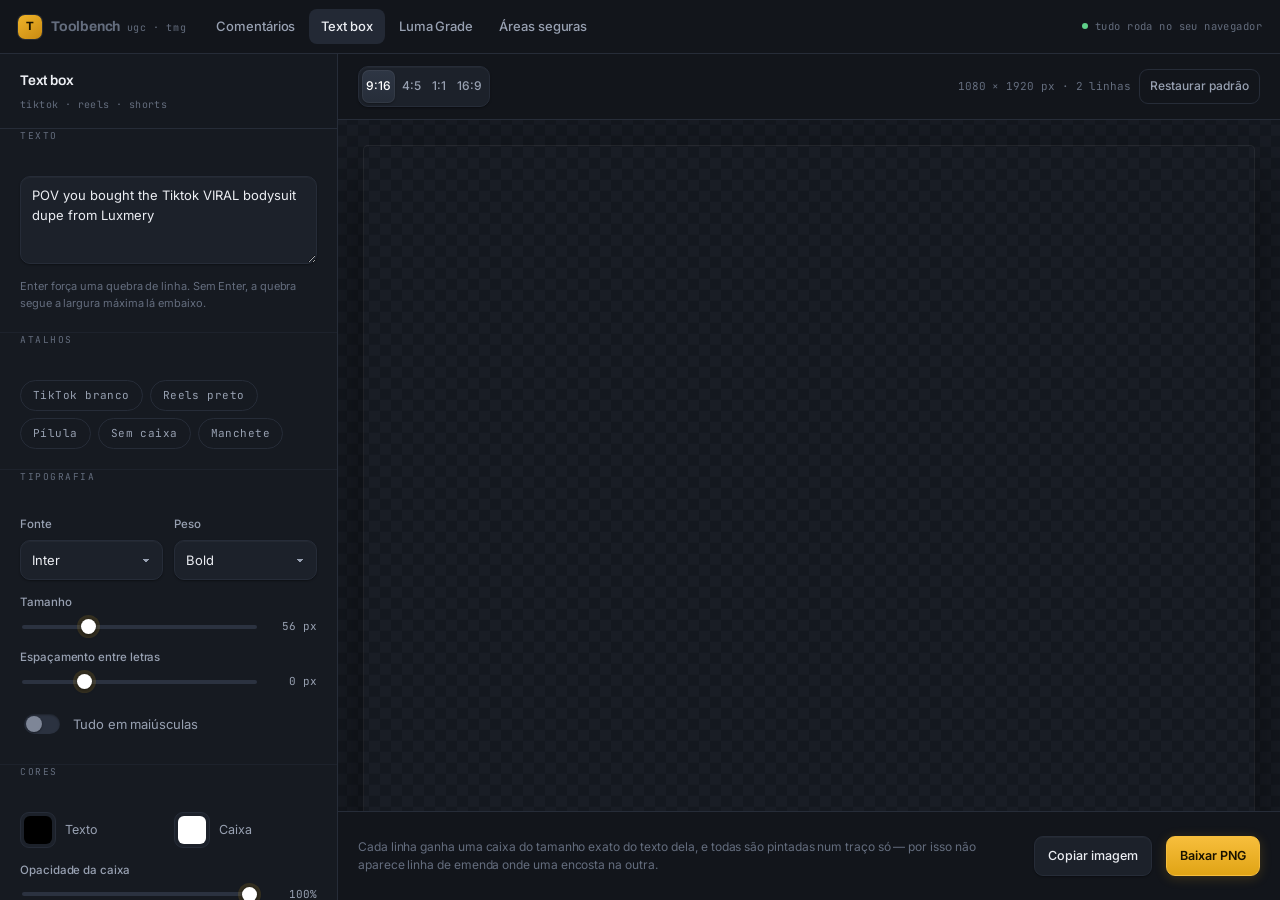
<file: textbox.html>
<!DOCTYPE html>
<html lang="pt-BR">
<head>
<meta charset="utf-8">
<meta name="viewport" content="width=device-width, initial-scale=1">
<title>Gerador de text box — Toolbench</title>
<meta name="description" content="Legenda estilo TikTok e Reels: uma caixa por linha, com largura própria e sem emenda entre elas.">
<link rel="preconnect" href="https://fonts.googleapis.com">
<link rel="preconnect" href="https://fonts.gstatic.com" crossorigin>
<link href="https://fonts.googleapis.com/css2?family=Archivo:wght@600;700&family=Anton&family=Archivo+Black&family=Inter:wght@400;500;600;700;800;900&family=JetBrains+Mono:wght@400;500&family=Montserrat:wght@600;700;800;900&family=Poppins:wght@600;700;800&display=swap" rel="stylesheet">
<link rel="stylesheet" href="ui.css">
<style>
  .app{display:grid;grid-template-columns:338px 1fr;height:calc(100dvh - var(--topbar-h));min-height:0}

  .panel{background:var(--panel);border-right:1px solid var(--line);overflow-y:auto;overscroll-behavior:contain}
  .brand{
    display:flex;align-items:center;gap:11px;padding:15px 20px;
    border-bottom:1px solid var(--line);position:sticky;top:0;z-index:3;
    background:color-mix(in srgb, var(--panel) 90%, transparent);backdrop-filter:blur(14px);
  }
  .brand b{font-family:var(--disp);font-size:14px;font-weight:600;letter-spacing:-.015em}
  .brand span{font-family:var(--mono);font-size:10px;color:var(--ink-faint);letter-spacing:.04em}

  fieldset{border:0;margin:0;padding:18px 20px 20px;border-bottom:1px solid var(--line-soft)}
  legend{
    padding:0;font-family:var(--mono);font-size:9.5px;letter-spacing:.16em;
    text-transform:uppercase;color:var(--ink-faint);margin-bottom:14px;
  }
  label.f{display:block;margin-bottom:14px}
  label.f:last-child{margin-bottom:0}
  label.f > span{display:block;font-size:11.5px;font-weight:500;color:var(--ink-dim);margin-bottom:6px}

  input[type=text],textarea,select{
    width:100%;background:var(--panel-2);border:1px solid var(--line);color:var(--ink);
    border-radius:var(--r);padding:9px 11px;font:inherit;font-size:13px;outline:none;
    box-shadow:var(--shadow-1);transition:border-color .14s,box-shadow .14s,background .14s;
  }
  input[type=text]:hover,textarea:hover,select:hover{border-color:var(--line-strong)}
  input[type=text]:focus,textarea:focus,select:focus{
    border-color:var(--focus);background:var(--panel-3);box-shadow:0 0 0 3px rgba(124,140,255,.16);
  }
  textarea{resize:vertical;min-height:88px;line-height:1.5}
  select{
    appearance:none;cursor:pointer;padding-right:30px;
    background-image:linear-gradient(45deg,transparent 50%,var(--ink-dim) 50%),linear-gradient(135deg,var(--ink-dim) 50%,transparent 50%);
    background-position:calc(100% - 16px) calc(50% + 1px),calc(100% - 12px) calc(50% + 1px);
    background-size:4px 4px;background-repeat:no-repeat;
  }
  .row2{display:grid;grid-template-columns:1fr 1fr;gap:11px}

  .seg{display:flex;background:var(--panel-2);border:1px solid var(--line);border-radius:var(--r);padding:3px;gap:3px;box-shadow:var(--shadow-1)}
  .seg button{
    flex:1;background:transparent;border:0;color:var(--ink-dim);font:inherit;font-size:12px;
    font-weight:500;padding:7px 4px;border-radius:7px;cursor:pointer;white-space:nowrap;
    transition:background .14s,color .14s;
  }
  .seg button:hover{color:var(--ink)}
  .seg button[aria-pressed=true]{
    background:linear-gradient(#2E3644,#262D39);color:#fff;
    box-shadow:0 1px 2px rgba(0,0,0,.35),0 0 0 1px rgba(255,255,255,.05) inset;
  }

  .range{display:flex;align-items:center;gap:12px}
  input[type=range]{
    flex:1;appearance:none;-webkit-appearance:none;height:4px;border-radius:99px;
    background:#2B3240;outline:none;cursor:pointer;
  }
  input[type=range]::-webkit-slider-thumb{
    -webkit-appearance:none;width:15px;height:15px;border-radius:50%;background:#fff;border:0;
    cursor:pointer;box-shadow:0 1px 4px rgba(0,0,0,.55),0 0 0 4px var(--accent-soft);
  }
  input[type=range]::-moz-range-thumb{width:15px;height:15px;border-radius:50%;background:#fff;border:0;cursor:pointer}
  .range output{font-family:var(--mono);font-size:11px;color:var(--ink-dim);min-width:46px;text-align:right}

  input[type=color]{
    width:36px;height:36px;padding:0;border:1px solid var(--line);border-radius:9px;
    background:var(--panel-2);cursor:pointer;flex:none;
  }
  input[type=color]::-webkit-color-swatch-wrapper{padding:3px}
  input[type=color]::-webkit-color-swatch{border:0;border-radius:6px}
  .color-pair{display:flex;align-items:center;gap:9px;font-size:12.5px;color:var(--ink-dim)}

  .check{display:flex;align-items:center;gap:10px;padding:7px 0;cursor:pointer;font-size:13px;color:var(--ink-dim);transition:color .14s}
  .check:hover{color:var(--ink)}
  .check input{
    appearance:none;width:36px;height:20px;border-radius:20px;background:#2B3240;position:relative;
    cursor:pointer;flex:none;transition:background .18s;box-shadow:0 1px 2px rgba(0,0,0,.35) inset;
  }
  .check input::after{
    content:"";position:absolute;top:2px;left:2px;width:16px;height:16px;border-radius:50%;
    background:#7E8697;transition:.18s cubic-bezier(.3,.7,.3,1);box-shadow:0 1px 2px rgba(0,0,0,.4);
  }
  .check input:checked{background:var(--accent-soft);box-shadow:0 0 0 1px rgba(240,180,41,.35) inset}
  .check input:checked::after{left:18px;background:var(--accent);box-shadow:0 1px 6px rgba(240,180,41,.5)}

  .chips{display:flex;flex-wrap:wrap;gap:7px}
  .chip{
    font-family:var(--mono);font-size:11px;letter-spacing:.04em;color:var(--ink-dim);
    background:transparent;border:1px solid var(--line);border-radius:99px;padding:6px 12px;
    cursor:pointer;transition:all .12s;
  }
  .chip:hover{color:var(--ink);border-color:var(--line-strong)}

  .file-row{display:flex;gap:8px;align-items:center}
  .file-row .name{flex:1;min-width:0;overflow:hidden;text-overflow:ellipsis;white-space:nowrap}
  .hint{font-size:11px;color:var(--ink-faint);line-height:1.55;margin:8px 0 0}

  /* ---------- palco ---------- */
  .stage{display:flex;flex-direction:column;min-width:0;min-height:0;background:var(--bg)}
  .stage-bar{
    display:flex;align-items:center;gap:8px;padding:12px 20px;
    border-bottom:1px solid var(--line);background:var(--bg-2);flex:none;flex-wrap:wrap;
  }
  .stage-bar .spacer{flex:1}
  .meta{font-family:var(--mono);font-size:11px;color:var(--ink-faint)}
  .canvas-wrap{
    flex:1;min-height:0;overflow:auto;display:grid;place-items:center;padding:26px;
    background:
      repeating-conic-gradient(#191D25 0% 25%,#14181F 0% 50%) 50% / 22px 22px;
  }
  #preview{
    display:block;max-width:100%;max-height:100%;width:auto;height:auto;
    box-shadow:0 0 0 1px rgba(255,255,255,.07),0 22px 64px rgba(0,0,0,.6);border-radius:4px;
  }
  .stage-foot{
    display:flex;align-items:center;gap:14px;padding:14px 20px;
    border-top:1px solid var(--line);background:var(--bg-2);flex:none;flex-wrap:wrap;
  }
  .stage-foot .note{font-size:12px;color:var(--ink-faint);flex:1;min-width:220px;line-height:1.5}

  @media (max-width:980px){
    .app{grid-template-columns:1fr;height:auto}
    .panel{order:2;border-right:0;border-top:1px solid var(--line);overflow:visible}
    .stage{order:1}
    .canvas-wrap{min-height:52vh}
  }
</style>
</head>
<body data-tool="textbox">

<div id="topbar"></div>
<script src="shell.js"></script>

<div class="app">

  <aside class="panel">
    <div class="brand"><div><b>Text box</b><br><span>tiktok · reels · shorts</span></div></div>

    <fieldset>
      <legend>Texto</legend>
      <textarea id="text" spellcheck="false" aria-label="Texto da legenda"></textarea>
      <p class="hint">Enter força uma quebra de linha. Sem Enter, a quebra segue a largura máxima lá embaixo.</p>
    </fieldset>

    <fieldset>
      <legend>Atalhos</legend>
      <div class="chips" id="presets"></div>
    </fieldset>

    <fieldset>
      <legend>Tipografia</legend>
      <div class="row2" style="margin-bottom:14px">
        <label class="f" style="margin:0"><span>Fonte</span>
          <select id="fontFamily">
            <option value="Inter">Inter</option>
            <option value="Archivo Black">Archivo Black</option>
            <option value="Anton">Anton</option>
            <option value="Montserrat">Montserrat</option>
            <option value="Poppins">Poppins</option>
            <option value="Arial">Arial (sistema)</option>
          </select>
        </label>
        <label class="f" style="margin:0"><span>Peso</span>
          <select id="fontWeight">
            <option value="400">Normal</option>
            <option value="600">Semibold</option>
            <option value="700">Bold</option>
            <option value="800">Extrabold</option>
            <option value="900">Black</option>
          </select>
        </label>
      </div>
      <label class="f"><span>Tamanho</span><div class="range"><input type="range" id="fontSize" min="18" max="160" step="1"><output id="fontSizeOut"></output></div></label>
      <label class="f"><span>Espaçamento entre letras</span><div class="range"><input type="range" id="tracking" min="-4" max="12" step="0.5"><output id="trackingOut"></output></div></label>
      <label class="check"><input type="checkbox" id="uppercase"> Tudo em maiúsculas</label>
    </fieldset>

    <fieldset>
      <legend>Cores</legend>
      <div class="row2">
        <div class="color-pair"><input type="color" id="textColor"><span>Texto</span></div>
        <div class="color-pair"><input type="color" id="boxColor"><span>Caixa</span></div>
      </div>
      <label class="f" style="margin-top:14px"><span>Opacidade da caixa</span><div class="range"><input type="range" id="boxOpacity" min="0" max="100" step="1"><output id="boxOpacityOut"></output></div></label>
      <label class="f" style="margin:0"><span>Sombra atrás do bloco</span><div class="range"><input type="range" id="shadow" min="0" max="60" step="1"><output id="shadowOut"></output></div></label>
    </fieldset>

    <fieldset>
      <legend>Caixa</legend>
      <label class="f"><span>Arredondamento</span><div class="range"><input type="range" id="radius" min="0" max="60" step="1"><output id="radiusOut"></output></div></label>
      <label class="f"><span>Respiro nas laterais</span><div class="range"><input type="range" id="padX" min="0" max="90" step="1"><output id="padXOut"></output></div></label>
      <label class="f"><span>Respiro em cima e embaixo</span><div class="range"><input type="range" id="padY" min="0" max="60" step="1"><output id="padYOut"></output></div></label>
      <label class="f" style="margin:0"><span>Espaço entre as linhas</span><div class="range"><input type="range" id="lineGap" min="-8" max="60" step="1"><output id="lineGapOut"></output></div></label>
      <p class="hint">Em 0 as caixas encostam sem emenda e sem cobrir o texto da linha vizinha — o ajuste que no Premiere precisa ser feito linha por linha.</p>
    </fieldset>

    <fieldset>
      <legend>Quebra e alinhamento</legend>
      <label class="f"><span>Largura máxima do texto</span><div class="range"><input type="range" id="maxWidthPct" min="25" max="100" step="1"><output id="maxWidthPctOut"></output></div></label>
      <label class="f" style="margin:0"><span>Alinhamento das caixas</span>
        <div class="seg" id="align">
          <button type="button" data-v="left">Esquerda</button>
          <button type="button" data-v="center">Centro</button>
          <button type="button" data-v="right">Direita</button>
        </div>
      </label>
    </fieldset>

    <fieldset>
      <legend>Posição no quadro</legend>
      <label class="f"><span>Horizontal</span><div class="range"><input type="range" id="posX" min="0" max="100" step="0.5"><output id="posXOut"></output></div></label>
      <label class="f" style="margin:0"><span>Vertical</span><div class="range"><input type="range" id="posY" min="0" max="100" step="0.5"><output id="posYOut"></output></div></label>
      <p class="hint">Também dá para arrastar o bloco direto no preview.</p>
    </fieldset>

    <fieldset style="border-bottom:0">
      <legend>Frame de referência</legend>
      <div class="file-row">
        <button class="btn sm" type="button" id="pickBg">Carregar frame</button>
        <button class="btn sm ghost" type="button" id="clearBg">Remover</button>
        <span class="meta name" id="bgName">nenhum</span>
      </div>
      <input type="file" id="bgFile" accept="image/*" hidden>
      <label class="check" style="margin-top:6px"><input type="checkbox" id="safeZones"> Mostrar áreas de interface</label>
      <p class="hint">O frame serve só para posicionar — ele nunca entra no PNG exportado.</p>
    </fieldset>
  </aside>

  <main class="stage">
    <div class="stage-bar">
      <div class="seg" id="ratio" style="flex:none">
        <button type="button" data-v="1080x1920">9:16</button>
        <button type="button" data-v="1080x1350">4:5</button>
        <button type="button" data-v="1080x1080">1:1</button>
        <button type="button" data-v="1920x1080">16:9</button>
      </div>
      <span class="spacer"></span>
      <span class="meta" id="dims">—</span>
      <button class="btn ghost sm" type="button" id="reset">Restaurar padrão</button>
    </div>

    <div class="canvas-wrap"><canvas id="preview"></canvas></div>

    <div class="stage-foot">
      <p class="note">Cada linha ganha uma caixa do tamanho exato do texto dela, e todas são pintadas num traço só — por isso não aparece linha de emenda onde uma encosta na outra.</p>
      <button class="btn" type="button" id="copy">Copiar imagem</button>
      <button class="btn primary" type="button" id="download">Baixar PNG</button>
    </div>
  </main>

</div>

<script>
(function(){
  "use strict";

  var $ = function(id){ return document.getElementById(id); };
  var cv = $('preview');
  var ctx = cv.getContext('2d');

  var DEFAULTS = {
    text:'POV you bought the Tiktok VIRAL bodysuit dupe from Luxmery',
    fontFamily:'Inter', fontWeight:'700', fontSize:56, tracking:0, uppercase:false,
    textColor:'#000000', boxColor:'#FFFFFF', boxOpacity:100, shadow:0,
    radius:8, padX:18, padY:8, lineGap:0,
    maxWidthPct:82, align:'center',
    posX:50, posY:50,
    frameW:1080, frameH:1920,
    safeZones:false
  };

  // Preferências de estilo ficam salvas; o texto e o frame não.
  var PREFS = Shell.store('textbox');
  var NO_PERSIST = {text:1, frameW:1, frameH:1, safeZones:1};

  var S = Object.assign({}, DEFAULTS);
  (function restore(){
    var saved = PREFS.get(null);
    if(!saved || typeof saved !== 'object') return;
    Object.keys(DEFAULTS).forEach(function(k){
      if(NO_PERSIST[k]) return;
      if(saved[k] !== undefined && typeof saved[k] === typeof DEFAULTS[k]) S[k] = saved[k];
    });
  })();
  function savePrefs(){
    var out = {};
    Object.keys(DEFAULTS).forEach(function(k){ if(!NO_PERSIST[k]) out[k] = S[k]; });
    PREFS.set(out);
  }

  var bgImage = null;

  var PRESETS = {
    'TikTok branco': {boxColor:'#FFFFFF', textColor:'#000000', boxOpacity:100, radius:8, padX:18, padY:8, fontFamily:'Inter', fontWeight:'700'},
    'Reels preto':   {boxColor:'#000000', textColor:'#FFFFFF', boxOpacity:100, radius:8, padX:20, padY:10, fontFamily:'Inter', fontWeight:'600'},
    'Pílula':        {radius:60, padX:30, padY:12, lineGap:4},
    'Sem caixa':     {boxOpacity:0, textColor:'#FFFFFF', shadow:26},
    'Manchete':      {fontFamily:'Anton', fontWeight:'400', uppercase:true, tracking:0.5, padX:22, padY:10}
  };

  /* =================== medição e layout =================== */

  function fontSpec(){
    return S.fontWeight + ' ' + S.fontSize + 'px "' + S.fontFamily + '", sans-serif';
  }
  function displayText(){
    return S.uppercase ? S.text.toLocaleUpperCase('pt-BR') : S.text;
  }

  // Com tracking, o texto é desenhado caractere a caractere; a medição precisa
  // somar do mesmo jeito, senão a largura da caixa não bate com o texto dentro
  // dela (a soma dos caracteres difere de measureText da string inteira por
  // causa de kerning e ligaduras).
  function measure(c, str){
    if(!str) return 0;
    if(!S.tracking) return c.measureText(str).width;
    var chars = Array.from(str), w = 0, i;
    for(i = 0; i < chars.length; i++) w += c.measureText(chars[i]).width + S.tracking;
    return w - S.tracking;
  }

  function wrapParagraph(c, paragraph, maxW){
    var words = paragraph.split(/\s+/).filter(function(w){ return w.length; });
    if(!words.length) return [];
    var lines = [], current = words[0], i, test;
    for(i = 1; i < words.length; i++){
      test = current + ' ' + words[i];
      if(measure(c, test) <= maxW) current = test;
      else { lines.push(current); current = words[i]; }
    }
    lines.push(current);
    return lines;
  }

  function computeLines(c, frameW){
    c.font = fontSpec();
    var maxW = frameW * (S.maxWidthPct / 100);
    var paragraphs = displayText().split('\n');
    var lines = [];
    paragraphs.forEach(function(p){
      var t = p.trim();
      if(!t){ return; }
      lines = lines.concat(wrapParagraph(c, t, maxW));
    });
    return lines.length ? lines : [''];
  }

  function layout(c, lines){
    var lineH = S.fontSize * 1.22;
    var boxes = lines.map(function(line){
      return { line:line, w:measure(c, line) + S.padX * 2, h:lineH + S.padY * 2 };
    });
    var blockW = boxes.reduce(function(m, b){ return Math.max(m, b.w); }, 0);
    var blockH = boxes.reduce(function(s, b){ return s + b.h; }, 0) + S.lineGap * (boxes.length - 1);
    var y = 0;
    boxes.forEach(function(b){ b.y = y; y += b.h + S.lineGap; });
    return { boxes:boxes, blockW:blockW, blockH:blockH };
  }

  /* =================== desenho =================== */

  function rgba(hex, opacityPct){
    var h = String(hex).replace('#','');
    if(h.length === 3) h = h[0]+h[0]+h[1]+h[1]+h[2]+h[2];
    var r = parseInt(h.slice(0,2),16) || 0,
        g = parseInt(h.slice(2,4),16) || 0,
        b = parseInt(h.slice(4,6),16) || 0;
    return 'rgba(' + r + ',' + g + ',' + b + ',' + (opacityPct/100) + ')';
  }

  function addRoundRect(c, x, y, w, h, r){
    r = Math.max(0, Math.min(r, w/2, h/2));
    c.moveTo(x + r, y);
    c.arcTo(x + w, y,     x + w, y + h, r);
    c.arcTo(x + w, y + h, x,     y + h, r);
    c.arcTo(x,     y + h, x,     y,     r);
    c.arcTo(x,     y,     x + w, y,     r);
    c.closePath();
  }

  // fillText não aplica letter-spacing de forma consistente entre navegadores,
  // então cada caractere é posicionado manualmente.
  function drawTracked(c, str, x, y){
    if(!S.tracking){ c.fillText(str, x, y); return; }
    var chars = Array.from(str), cx = x, i;
    for(i = 0; i < chars.length; i++){
      c.fillText(chars[i], cx, y);
      cx += c.measureText(chars[i]).width + S.tracking;
    }
  }

  function drawSafeZones(c, W, H){
    // Faixas aproximadas onde a interface do app costuma cobrir o vídeo.
    // Servem de guia visual; ajuste fino sempre vale conferir no aparelho.
    var zones = [
      {x:0,     y:0,       w:1,    h:0.13, label:'topo'},
      {x:0,     y:0.82,    w:1,    h:0.18, label:'legenda / perfil'},
      {x:0.80,  y:0.28,    w:0.20, h:0.52, label:'botões laterais'}
    ];
    c.save();
    c.fillStyle = 'rgba(240,90,90,.16)';
    c.strokeStyle = 'rgba(240,90,90,.55)';
    c.lineWidth = Math.max(1, W * 0.002);
    c.setLineDash([W * 0.012, W * 0.012]);
    zones.forEach(function(z){
      var x = z.x * W, y = z.y * H, w = z.w * W, h = z.h * H;
      c.fillRect(x, y, w, h);
      c.strokeRect(x, y, w, h);
    });
    c.restore();
  }

  // drawBg/drawGuides ficam desligados na exportação — o PNG sai só com o texto.
  function drawScene(c, W, H, opts){
    opts = opts || {};
    c.clearRect(0, 0, W, H);

    if(opts.chrome && bgImage){
      var k = Math.max(W / bgImage.width, H / bgImage.height);
      var dw = bgImage.width * k, dh = bgImage.height * k;
      c.drawImage(bgImage, (W - dw)/2, (H - dh)/2, dw, dh);
    }
    if(opts.chrome && S.safeZones) drawSafeZones(c, W, H);

    c.font = fontSpec();
    c.textBaseline = 'middle';
    c.textAlign = 'left';

    var lines = computeLines(c, W);
    var L = layout(c, lines);
    var cx = W * (S.posX / 100);
    var top = H * (S.posY / 100) - L.blockH / 2;

    L.boxes.forEach(function(b){
      if(S.align === 'center')     b.x = cx - b.w / 2;
      else if(S.align === 'left')  b.x = cx - L.blockW / 2;
      else                         b.x = cx + L.blockW / 2 - b.w;
      b.py = top + b.y;
    });

    // Todas as caixas entram num path só e recebem UM fill. Pintar caixa por
    // caixa deixa uma linha fina de emenda onde duas se encostam, porque cada
    // fill faz o próprio antialiasing contra o fundo.
    if(S.boxOpacity > 0){
      c.save();
      if(S.shadow > 0){
        c.shadowColor = 'rgba(0,0,0,.5)';
        c.shadowBlur = S.shadow;
        c.shadowOffsetY = S.shadow * 0.25;
      }
      c.beginPath();
      L.boxes.forEach(function(b){ addRoundRect(c, b.x, b.py, b.w, b.h, S.radius); });
      c.fillStyle = rgba(S.boxColor, S.boxOpacity);
      c.fill();
      c.restore();
    }

    c.save();
    // Sem caixa, a sombra vai no texto para ele não sumir sobre o vídeo.
    if(S.shadow > 0 && S.boxOpacity === 0){
      c.shadowColor = 'rgba(0,0,0,.6)';
      c.shadowBlur = S.shadow;
      c.shadowOffsetY = S.shadow * 0.2;
    }
    c.fillStyle = S.textColor;
    L.boxes.forEach(function(b){
      drawTracked(c, b.line, b.x + S.padX, b.py + b.h / 2 + S.fontSize * 0.04);
    });
    c.restore();

    return { lines:lines.length, blockW:L.blockW, blockH:L.blockH };
  }

  /* =================== render =================== */

  var pending = false;
  function render(){
    if(pending) return;
    pending = true;
    requestAnimationFrame(function(){
      pending = false;
      if(cv.width !== S.frameW || cv.height !== S.frameH){
        cv.width = S.frameW;
        cv.height = S.frameH;
      }
      var info = drawScene(ctx, S.frameW, S.frameH, {chrome:true});
      $('dims').textContent = S.frameW + ' × ' + S.frameH + ' px  ·  ' +
        info.lines + (info.lines === 1 ? ' linha' : ' linhas');
      queueSave();
    });
  }

  var saveTimer = null;
  function queueSave(){
    clearTimeout(saveTimer);
    saveTimer = setTimeout(savePrefs, 400);
  }

  function exportCanvas(){
    var off = document.createElement('canvas');
    off.width = S.frameW;
    off.height = S.frameH;
    drawScene(off.getContext('2d'), S.frameW, S.frameH, {chrome:false});
    return off;
  }

  /* =================== controles =================== */

  var RANGES = [
    ['fontSize','fontSize',' px'], ['tracking','tracking',' px'],
    ['boxOpacity','boxOpacity','%'], ['shadow','shadow',' px'],
    ['radius','radius',' px'], ['padX','padX',' px'], ['padY','padY',' px'],
    ['lineGap','lineGap',' px'], ['maxWidthPct','maxWidthPct','%'],
    ['posX','posX','%'], ['posY','posY','%']
  ];

  RANGES.forEach(function(r){
    var el = $(r[0]), out = $(r[0] + 'Out');
    el.addEventListener('input', function(){
      S[r[1]] = parseFloat(el.value);
      out.textContent = el.value + r[2];
      render();
    });
  });

  function syncControls(){
    $('text').value = S.text;
    $('fontFamily').value = S.fontFamily;
    $('fontWeight').value = S.fontWeight;
    $('uppercase').checked = S.uppercase;
    $('textColor').value = S.textColor;
    $('boxColor').value = S.boxColor;
    $('safeZones').checked = S.safeZones;
    RANGES.forEach(function(r){
      $(r[0]).value = S[r[1]];
      $(r[0] + 'Out').textContent = S[r[1]] + r[2];
    });
    segSync('align', S.align);
    segSync('ratio', S.frameW + 'x' + S.frameH);
  }

  function segSync(id, value){
    Array.prototype.forEach.call($(id).querySelectorAll('button'), function(b){
      b.setAttribute('aria-pressed', String(b.dataset.v === value));
    });
  }
  function bindSeg(id, onPick){
    $(id).addEventListener('click', function(e){
      var b = e.target.closest('button');
      if(!b || !b.dataset.v) return;
      segSync(id, b.dataset.v);
      onPick(b.dataset.v);
      render();
    });
  }

  $('text').addEventListener('input', function(){ S.text = this.value; render(); });
  $('fontFamily').addEventListener('change', function(){ S.fontFamily = this.value; render(); });
  $('fontWeight').addEventListener('change', function(){ S.fontWeight = this.value; render(); });
  $('uppercase').addEventListener('change', function(){ S.uppercase = this.checked; render(); });
  $('textColor').addEventListener('input', function(){ S.textColor = this.value; render(); });
  $('boxColor').addEventListener('input', function(){ S.boxColor = this.value; render(); });
  $('safeZones').addEventListener('change', function(){ S.safeZones = this.checked; render(); });

  bindSeg('align', function(v){ S.align = v; });
  bindSeg('ratio', function(v){
    var p = v.split('x');
    S.frameW = parseInt(p[0], 10);
    S.frameH = parseInt(p[1], 10);
  });

  /* ---------- atalhos ---------- */
  Object.keys(PRESETS).forEach(function(name){
    var b = document.createElement('button');
    b.type = 'button';
    b.className = 'chip';
    b.textContent = name;
    b.addEventListener('click', function(){
      Object.assign(S, PRESETS[name]);
      syncControls();
      render();
    });
    $('presets').appendChild(b);
  });

  /* ---------- frame de referência ---------- */
  function setBg(file){
    Shell.loadImageFile(file).then(function(img){
      bgImage = img;
      $('bgName').textContent = file.name.length > 22 ? file.name.slice(0,20) + '…' : file.name;
      render();
    }).catch(function(){ Shell.toast('Não deu para abrir essa imagem.'); });
  }
  $('pickBg').addEventListener('click', function(){ $('bgFile').click(); });
  $('bgFile').addEventListener('change', function(){
    if(this.files[0]) setBg(this.files[0]);
    this.value = '';
  });
  $('clearBg').addEventListener('click', function(){
    bgImage = null;
    $('bgName').textContent = 'nenhum';
    render();
  });
  window.addEventListener('paste', function(e){
    var items = (e.clipboardData && e.clipboardData.items) || [];
    for(var i = 0; i < items.length; i++){
      if(items[i].type.indexOf('image/') === 0){ setBg(items[i].getAsFile()); break; }
    }
  });

  /* ---------- arrastar o bloco no preview ---------- */
  (function(){
    var dragging = false;
    function place(e){
      var rect = cv.getBoundingClientRect();
      if(!rect.width || !rect.height) return;
      var x = (e.clientX - rect.left) / rect.width;
      var y = (e.clientY - rect.top) / rect.height;
      S.posX = Math.round(Math.min(1, Math.max(0, x)) * 200) / 2;
      S.posY = Math.round(Math.min(1, Math.max(0, y)) * 200) / 2;
      $('posX').value = S.posX; $('posXOut').textContent = S.posX + '%';
      $('posY').value = S.posY; $('posYOut').textContent = S.posY + '%';
      render();
    }
    cv.addEventListener('pointerdown', function(e){
      dragging = true;
      cv.setPointerCapture(e.pointerId);
      place(e);
    });
    cv.addEventListener('pointermove', function(e){ if(dragging) place(e); });
    cv.addEventListener('pointerup', function(e){
      dragging = false;
      if(cv.hasPointerCapture(e.pointerId)) cv.releasePointerCapture(e.pointerId);
    });
    cv.addEventListener('pointercancel', function(){ dragging = false; });
    cv.style.cursor = 'grab';
  })();

  /* ---------- exportar ---------- */
  $('download').addEventListener('click', function(){
    Shell.canvasBlob(exportCanvas()).then(function(b){
      Shell.saveBlob(b, 'textbox-' + S.frameW + 'x' + S.frameH + '.png');
      Shell.toast('PNG salvo.');
    }).catch(function(){ Shell.toast('Não foi possível gerar o PNG.'); });
  });

  $('copy').addEventListener('click', function(){
    if(!navigator.clipboard || typeof ClipboardItem === 'undefined'){
      Shell.toast('Este navegador não copia imagens. Use “Baixar PNG”.');
      return;
    }
    Shell.canvasBlob(exportCanvas()).then(function(b){
      return navigator.clipboard.write([new ClipboardItem({'image/png': b})]);
    }).then(function(){ Shell.toast('Imagem copiada.'); })
      .catch(function(){ Shell.toast('O navegador bloqueou a cópia. Use “Baixar PNG”.'); });
  });

  $('reset').addEventListener('click', function(){
    PREFS.clear();
    S = Object.assign({}, DEFAULTS);
    bgImage = null;
    $('bgName').textContent = 'nenhum';
    syncControls();
    render();
    Shell.toast('Campos restaurados.');
  });

  /* ---------- boot ---------- */
  syncControls();
  render();
  // As fontes da web chegam depois do primeiro frame; sem isso a primeira
  // medição sai com a fonte de fallback e a quebra de linha muda sozinha.
  if(document.fonts && document.fonts.ready) document.fonts.ready.then(render);
})();
</script>
</body>
</html>
</file>
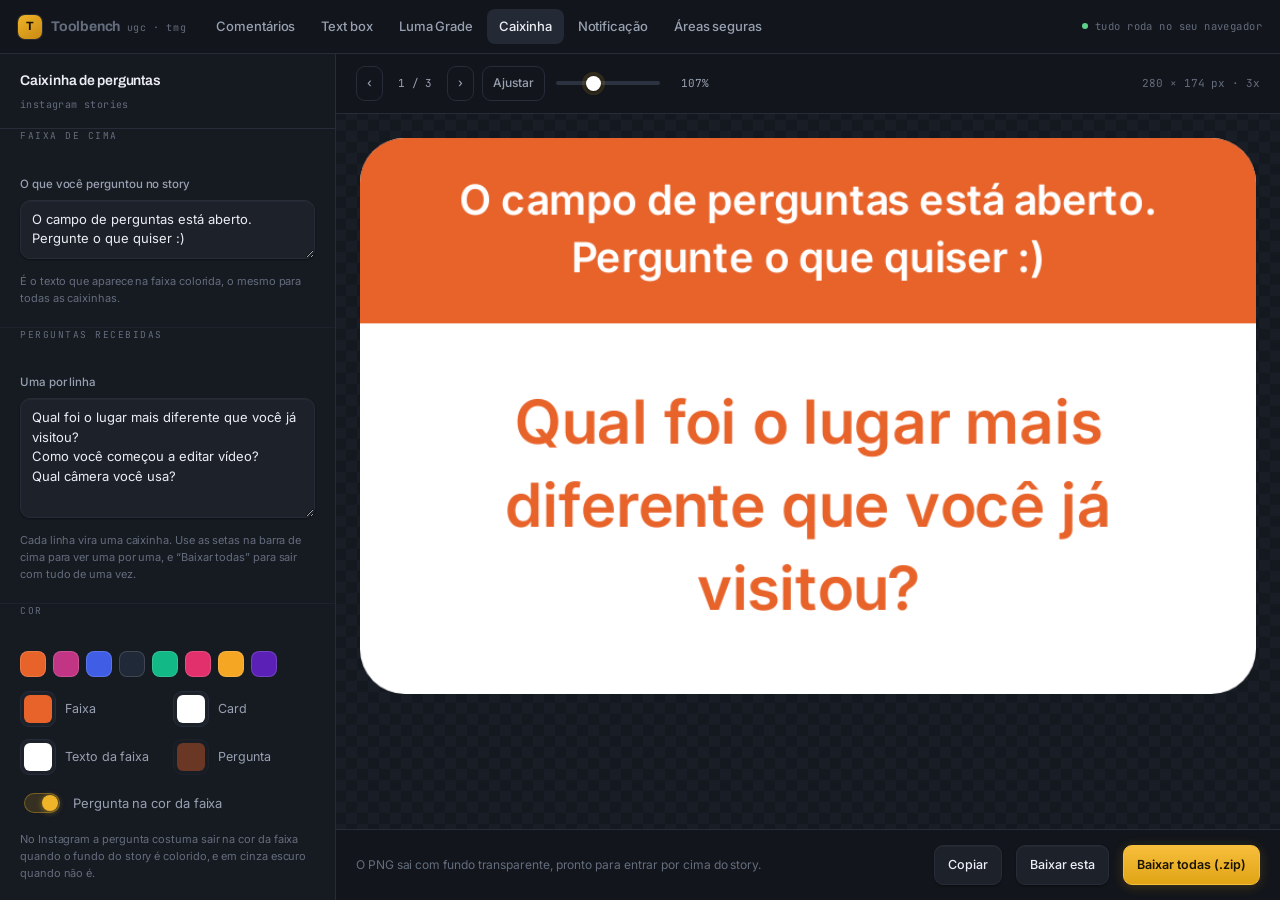
<file: public/caixinha.html>
<!DOCTYPE html>
<html lang="pt-BR">
<head>
<meta charset="utf-8">
<meta name="viewport" content="width=device-width, initial-scale=1">
<title>Caixinha de perguntas — Toolbench</title>
<meta name="description" content="Gera a caixinha de perguntas do Instagram em PNG transparente, uma por vez ou várias de uma vez.">
<link rel="preconnect" href="https://fonts.googleapis.com">
<link rel="preconnect" href="https://fonts.gstatic.com" crossorigin>
<link href="https://fonts.googleapis.com/css2?family=Archivo:wght@600;700&family=Inter:wght@400;500;600;700;800&family=JetBrains+Mono:wght@400;500&display=swap" rel="stylesheet">
<link rel="stylesheet" href="ui.css">
<style>
  .app{display:grid;grid-template-columns:336px 1fr;height:calc(100dvh - var(--topbar-h));min-height:0}

  .panel{background:var(--panel);border-right:1px solid var(--line);overflow-y:auto;overscroll-behavior:contain}
  .brand{
    display:flex;align-items:center;gap:11px;padding:15px 20px;
    border-bottom:1px solid var(--line);position:sticky;top:0;z-index:3;
    background:color-mix(in srgb, var(--panel) 90%, transparent);backdrop-filter:blur(14px);
  }
  .brand b{font-family:var(--disp);font-size:14px;font-weight:600;letter-spacing:-.015em}
  .brand span{font-family:var(--mono);font-size:10px;color:var(--ink-faint);letter-spacing:.04em}

  fieldset{border:0;margin:0;padding:18px 20px 20px;border-bottom:1px solid var(--line-soft)}
  legend{padding:0;font-family:var(--mono);font-size:9.5px;letter-spacing:.16em;text-transform:uppercase;color:var(--ink-faint);margin-bottom:14px}
  label.f{display:block;margin-bottom:14px}
  label.f:last-child{margin-bottom:0}
  label.f > span{display:block;font-size:11.5px;font-weight:500;color:var(--ink-dim);margin-bottom:6px}

  input[type=text],textarea,select{
    width:100%;background:var(--panel-2);border:1px solid var(--line);color:var(--ink);
    border-radius:var(--r);padding:9px 11px;font:inherit;font-size:13px;outline:none;
    box-shadow:var(--shadow-1);transition:border-color .14s,box-shadow .14s,background .14s;
  }
  input[type=text]:hover,textarea:hover,select:hover{border-color:var(--line-strong)}
  input[type=text]:focus,textarea:focus,select:focus{border-color:var(--focus);background:var(--panel-3);box-shadow:0 0 0 3px rgba(124,140,255,.16)}
  textarea{resize:vertical;min-height:76px;line-height:1.5}
  select{
    appearance:none;cursor:pointer;padding-right:30px;
    background-image:linear-gradient(45deg,transparent 50%,var(--ink-dim) 50%),linear-gradient(135deg,var(--ink-dim) 50%,transparent 50%);
    background-position:calc(100% - 16px) calc(50% + 1px),calc(100% - 12px) calc(50% + 1px);
    background-size:4px 4px;background-repeat:no-repeat;
  }
  .row2{display:grid;grid-template-columns:1fr 1fr;gap:11px}

  .seg{display:flex;background:var(--panel-2);border:1px solid var(--line);border-radius:var(--r);padding:3px;gap:3px;box-shadow:var(--shadow-1)}
  .seg button{flex:1;background:transparent;border:0;color:var(--ink-dim);font:inherit;font-size:12px;font-weight:500;padding:7px 4px;border-radius:7px;cursor:pointer;white-space:nowrap;transition:background .14s,color .14s}
  .seg button:hover{color:var(--ink)}
  .seg button[aria-pressed=true]{background:linear-gradient(#2E3644,#262D39);color:#fff;box-shadow:0 1px 2px rgba(0,0,0,.35),0 0 0 1px rgba(255,255,255,.05) inset}

  .range{display:flex;align-items:center;gap:12px}
  input[type=range]{flex:1;appearance:none;-webkit-appearance:none;height:4px;border-radius:99px;background:#2B3240;outline:none;cursor:pointer}
  input[type=range]::-webkit-slider-thumb{-webkit-appearance:none;width:15px;height:15px;border-radius:50%;background:#fff;border:0;cursor:pointer;box-shadow:0 1px 4px rgba(0,0,0,.55),0 0 0 4px var(--accent-soft)}
  input[type=range]::-moz-range-thumb{width:15px;height:15px;border-radius:50%;background:#fff;border:0;cursor:pointer}
  .range output{font-family:var(--mono);font-size:11px;color:var(--ink-dim);min-width:46px;text-align:right}

  input[type=color]{width:36px;height:36px;padding:0;border:1px solid var(--line);border-radius:9px;background:var(--panel-2);cursor:pointer;flex:none}
  input[type=color]::-webkit-color-swatch-wrapper{padding:3px}
  input[type=color]::-webkit-color-swatch{border:0;border-radius:6px}
  .color-pair{display:flex;align-items:center;gap:9px;font-size:12.5px;color:var(--ink-dim)}

  .check{display:flex;align-items:center;gap:10px;padding:7px 0;cursor:pointer;font-size:13px;color:var(--ink-dim);transition:color .14s}
  .check:hover{color:var(--ink)}
  .check input{appearance:none;width:36px;height:20px;border-radius:20px;background:#2B3240;position:relative;cursor:pointer;flex:none;transition:background .18s;box-shadow:0 1px 2px rgba(0,0,0,.35) inset}
  .check input::after{content:"";position:absolute;top:2px;left:2px;width:16px;height:16px;border-radius:50%;background:#7E8697;transition:.18s cubic-bezier(.3,.7,.3,1);box-shadow:0 1px 2px rgba(0,0,0,.4)}
  .check input:checked{background:var(--accent-soft);box-shadow:0 0 0 1px rgba(240,180,41,.35) inset}
  .check input:checked::after{left:18px;background:var(--accent);box-shadow:0 1px 6px rgba(240,180,41,.5)}

  .swatches{display:flex;flex-wrap:wrap;gap:7px}
  .sw{width:26px;height:26px;border-radius:8px;border:1px solid rgba(255,255,255,.14);cursor:pointer;padding:0;transition:transform .12s}
  .sw:hover{transform:scale(1.12)}

  .file-row{display:flex;gap:8px;align-items:center;flex-wrap:wrap}
  .hint{font-size:11px;color:var(--ink-faint);line-height:1.55;margin:8px 0 0}

  /* ---------- palco ---------- */
  .stage{display:flex;flex-direction:column;min-width:0;min-height:0;background:var(--bg)}
  .stage-bar{display:flex;align-items:center;gap:8px;padding:12px 20px;border-bottom:1px solid var(--line);background:var(--bg-2);flex:none;flex-wrap:wrap}
  .stage-bar .spacer{flex:1}
  .meta{font-family:var(--mono);font-size:11px;color:var(--ink-faint)}
  .zoom{display:flex;align-items:center;gap:9px;flex:none}
  .zoom input[type=range]{width:104px;flex:none}
  .zoom output{font-family:var(--mono);font-size:11px;color:var(--ink-dim);min-width:38px;text-align:right}
  .nav{display:flex;align-items:center;gap:6px;flex:none}
  .nav .idx{font-family:var(--mono);font-size:11px;color:var(--ink-dim);min-width:52px;text-align:center}

  .canvas-wrap{
    flex:1;min-height:0;overflow:auto;display:flex;padding:24px;
    background:repeating-conic-gradient(#191D25 0% 25%,#14181F 0% 50%) 50% / 22px 22px;
  }
  #preview{display:block;margin:auto;box-shadow:0 0 0 1px rgba(255,255,255,.07);border-radius:4px}

  .stage-foot{display:flex;align-items:center;gap:14px;padding:14px 20px;border-top:1px solid var(--line);background:var(--bg-2);flex:none;flex-wrap:wrap}
  .stage-foot .note{font-size:12px;color:var(--ink-faint);flex:1;min-width:200px;line-height:1.5}

  @media (max-width:980px){
    .app{grid-template-columns:1fr;height:auto}
    .panel{order:2;border-right:0;border-top:1px solid var(--line);overflow:visible}
    .stage{order:1}
    .canvas-wrap{min-height:48vh}
  }
</style>
</head>
<body data-tool="caixinha">

<div id="topbar"></div>
<script src="shell.js"></script>

<div class="app">

  <aside class="panel">
    <div class="brand"><div><b>Caixinha de perguntas</b><br><span>instagram stories</span></div></div>

    <fieldset>
      <legend>Faixa de cima</legend>
      <label class="f" style="margin:0"><span>O que você perguntou no story</span>
        <textarea id="prompt" spellcheck="false" style="min-height:58px"></textarea>
      </label>
      <p class="hint">É o texto que aparece na faixa colorida, o mesmo para todas as caixinhas.</p>
    </fieldset>

    <fieldset>
      <legend>Perguntas recebidas</legend>
      <label class="f" style="margin:0"><span>Uma por linha</span>
        <textarea id="questions" spellcheck="false" style="min-height:120px"></textarea>
      </label>
      <p class="hint">Cada linha vira uma caixinha. Use as setas na barra de cima para ver uma por uma, e “Baixar todas” para sair com tudo de uma vez.</p>
    </fieldset>

    <fieldset>
      <legend>Cor</legend>
      <div class="swatches" id="swatches"></div>
      <div class="row2" style="margin-top:14px">
        <div class="color-pair"><input type="color" id="accent"><span>Faixa</span></div>
        <div class="color-pair"><input type="color" id="cardColor"><span>Card</span></div>
      </div>
      <div class="row2" style="margin-top:12px">
        <div class="color-pair"><input type="color" id="promptColor"><span>Texto da faixa</span></div>
        <div class="color-pair"><input type="color" id="qColor"><span>Pergunta</span></div>
      </div>
      <label class="check" style="margin-top:8px"><input type="checkbox" id="qUsesAccent"> Pergunta na cor da faixa</label>
      <p class="hint">No Instagram a pergunta costuma sair na cor da faixa quando o fundo do story é colorido, e em cinza escuro quando não é.</p>
    </fieldset>

    <fieldset>
      <legend>Formato do card</legend>
      <label class="f"><span>Largura</span><div class="range"><input type="range" id="width" min="260" max="700" step="2"><output id="widthOut"></output></div></label>
      <label class="f"><span>Arredondamento</span><div class="range"><input type="range" id="radius" min="0" max="40" step="1"><output id="radiusOut"></output></div></label>
      <label class="f"><span>Respiro interno</span><div class="range"><input type="range" id="pad" min="10" max="48" step="1"><output id="padOut"></output></div></label>
      <label class="f" style="margin:0"><span>Sombra do card</span><div class="range"><input type="range" id="shadow" min="0" max="40" step="1"><output id="shadowOut"></output></div></label>
    </fieldset>

    <fieldset>
      <legend>Texto</legend>
      <label class="f"><span>Tamanho da faixa</span><div class="range"><input type="range" id="promptSize" min="9" max="28" step="1"><output id="promptSizeOut"></output></div></label>
      <label class="f"><span>Tamanho da pergunta</span><div class="range"><input type="range" id="qSize" min="11" max="40" step="1"><output id="qSizeOut"></output></div></label>
      <label class="f" style="margin:0"><span>Peso da pergunta</span>
        <select id="qWeight">
          <option value="400">Normal</option>
          <option value="500">Médio</option>
          <option value="600">Semibold</option>
          <option value="700">Bold</option>
        </select>
      </label>
    </fieldset>

    <fieldset style="border-bottom:0">
      <legend>Exportação</legend>
      <label class="f"><span>Fundo do PNG</span>
        <select id="bgMode">
          <option value="none">Transparente</option>
          <option value="color">Cor sólida</option>
        </select>
      </label>
      <div class="color-pair" style="margin-bottom:14px"><input type="color" id="bgColor"><span>Cor do fundo</span></div>
      <label class="f" style="margin:0"><span>Escala</span>
        <div class="seg" id="scale">
          <button type="button" data-v="2">2x</button>
          <button type="button" data-v="3">3x</button>
          <button type="button" data-v="4">4x</button>
        </div>
      </label>
      <button class="btn block" type="button" id="reset" style="margin-top:16px">Restaurar padrão</button>
    </fieldset>
  </aside>

  <main class="stage">
    <div class="stage-bar">
      <div class="nav">
        <button class="btn ghost sm" type="button" id="prev" aria-label="Anterior">‹</button>
        <span class="idx" id="idx">1 / 1</span>
        <button class="btn ghost sm" type="button" id="next" aria-label="Próxima">›</button>
      </div>
      <div class="zoom">
        <button class="btn ghost sm" type="button" id="zoomFit">Ajustar</button>
        <input type="range" id="zoom" min="10" max="300" step="1" value="100" aria-label="Zoom do preview">
        <output id="zoomOut">100%</output>
      </div>
      <span class="spacer"></span>
      <span class="meta" id="dims">—</span>
    </div>

    <div class="canvas-wrap"><canvas id="cv"></canvas></div>

    <div class="stage-foot">
      <p class="note" id="note">O PNG sai com fundo transparente, pronto para entrar por cima do story.</p>
      <button class="btn" type="button" id="copy">Copiar</button>
      <button class="btn" type="button" id="download">Baixar esta</button>
      <button class="btn primary" type="button" id="downloadAll">Baixar todas (.zip)</button>
    </div>
  </main>

</div>

<script>
(function(){
  "use strict";

  var $ = function(id){ return document.getElementById(id); };
  var cv = $('cv');
  var ctx = cv.getContext('2d');
  var mctx = document.createElement('canvas').getContext('2d');

  var DEFAULTS = {
    accent:'#E8632A', cardColor:'#FFFFFF', promptColor:'#FFFFFF', qColor:'#E8632A',
    qUsesAccent:true,
    width:280, radius:14, pad:20, shadow:0,
    promptSize:13, qSize:19, qWeight:'600',
    bgMode:'none', bgColor:'#F2F2F2', scale:3
  };

  // Paleta aproximada das cores que o Instagram oferece no sticker.
  var SWATCHES = ['#E8632A','#C13584','#405DE6','#1F2937','#12B886','#E1306C','#F5A623','#5B21B6'];

  var PREFS = Shell.store('caixinha');
  var S = Object.assign({}, DEFAULTS);
  (function restore(){
    var saved = PREFS.get(null);
    if(!saved || typeof saved !== 'object') return;
    Object.keys(DEFAULTS).forEach(function(k){
      if(saved[k] !== undefined && typeof saved[k] === typeof DEFAULTS[k]) S[k] = saved[k];
    });
  })();
  function savePrefs(){
    var out = {};
    Object.keys(DEFAULTS).forEach(function(k){ out[k] = S[k]; });
    PREFS.set(out);
  }

  var atual = 0;   // qual pergunta está no preview

  // A pilha termina nas fontes de emoji coloridas de propósito. Sem elas o
  // navegador escolhe uma fonte de símbolos monocromática para emojis cuja
  // apresentação padrão é TEXTO (🛡, ❤, ✈ e outros), e eles saem em preto.
  function font(size, weight){
    return weight + ' ' + size + 'px Inter, -apple-system, "Segoe UI", Roboto, "Apple Color Emoji","Segoe UI Emoji","Noto Color Emoji","Twemoji Mozilla", sans-serif';
  }

  function perguntas(){
    var lista = String($('questions').value).split('\n')
      .map(function(l){ return l.trim(); })
      .filter(function(l){ return l.length; });
    return lista.length ? lista : [''];
  }

  /* =================== layout =================== */

  function wrap(c, texto, maxW){
    var out = [], paras = String(texto).split('\n'), p, i, palavras, linha, teste;
    for(p = 0; p < paras.length; p++){
      palavras = paras[p].split(/\s+/).filter(function(x){ return x.length; });
      if(!palavras.length){ out.push(''); continue; }
      linha = palavras[0];
      for(i = 1; i < palavras.length; i++){
        teste = linha + ' ' + palavras[i];
        if(c.measureText(teste).width <= maxW) linha = teste;
        else { out.push(linha); linha = palavras[i]; }
      }
      out.push(linha);
    }
    return out;
  }

  function layout(pergunta){
    var textW = Math.max(40, S.width - S.pad * 2);

    mctx.font = font(S.promptSize, 600);
    var pLines = wrap(mctx, $('prompt').value, textW);
    var pLineH = Math.round(S.promptSize * 1.35);

    mctx.font = font(S.qSize, S.qWeight);
    var qLines = wrap(mctx, pergunta, textW);
    var qLineH = Math.round(S.qSize * 1.35);

    // A faixa é mais apertada que o corpo; o corpo respira mais.
    var bandPadY = Math.round(S.pad * 0.55);
    var bodyPadY = Math.round(S.pad * 0.95);

    var bandH = bandPadY * 2 + pLines.length * pLineH;
    var bodyH = bodyPadY * 2 + qLines.length * qLineH;

    return {
      textW:textW, pLines:pLines, pLineH:pLineH, qLines:qLines, qLineH:qLineH,
      bandPadY:bandPadY, bodyPadY:bodyPadY, bandH:bandH, bodyH:bodyH,
      cardH:bandH + bodyH
    };
  }

  function corPergunta(){
    return S.qUsesAccent ? S.accent : S.qColor;
  }

  /* =================== desenho =================== */

  function roundRectPath(c, x, y, w, h, r){
    r = Math.max(0, Math.min(r, w/2, h/2));
    c.beginPath();
    c.moveTo(x + r, y);
    c.arcTo(x + w, y,     x + w, y + h, r);
    c.arcTo(x + w, y + h, x,     y + h, r);
    c.arcTo(x,     y + h, x,     y,     r);
    c.arcTo(x,     y,     x + w, y,     r);
    c.closePath();
  }

  function centrado(c, linhas, cx, topo, lineH, cor){
    c.fillStyle = cor;
    c.textAlign = 'center';
    c.textBaseline = 'middle';
    for(var i = 0; i < linhas.length; i++){
      c.fillText(linhas[i], cx, topo + lineH * i + lineH / 2);
    }
  }

  // Margem em volta do card para caber a sombra sem cortar.
  function margem(){ return S.shadow > 0 ? Math.ceil(S.shadow * 0.9 + 6) : 0; }

  function renderTo(canvas, pergunta, escala){
    var L = layout(pergunta);
    var m = margem();
    var W = S.width + m * 2, H = L.cardH + m * 2;

    canvas.width  = Math.round(W * escala);
    canvas.height = Math.round(H * escala);
    var c = canvas.getContext('2d');
    c.setTransform(escala, 0, 0, escala, 0, 0);
    c.clearRect(0, 0, W, H);

    if(S.bgMode === 'color'){
      c.fillStyle = S.bgColor;
      c.fillRect(0, 0, W, H);
    }

    var x = m, y = m;

    // corpo do card
    c.save();
    if(S.shadow > 0){
      c.shadowColor = 'rgba(0,0,0,.28)';
      c.shadowBlur = S.shadow;
      c.shadowOffsetY = S.shadow * 0.3;
    }
    roundRectPath(c, x, y, S.width, L.cardH, S.radius);
    c.fillStyle = S.cardColor;
    c.fill();
    c.restore();

    // A faixa é recortada pelo contorno do card para herdar os cantos
    // arredondados de cima sem vazar nos de baixo.
    c.save();
    roundRectPath(c, x, y, S.width, L.cardH, S.radius);
    c.clip();
    c.fillStyle = S.accent;
    c.fillRect(x, y, S.width, L.bandH);
    c.restore();

    var cx = x + S.width / 2;

    c.font = font(S.promptSize, 600);
    centrado(c, L.pLines, cx, y + L.bandPadY, L.pLineH, S.promptColor);

    c.font = font(S.qSize, S.qWeight);
    centrado(c, L.qLines, cx, y + L.bandH + L.bodyPadY, L.qLineH, corPergunta());

    return {w:W, h:H, cardH:L.cardH};
  }

  /* =================== preview =================== */

  var pendente = false;
  function render(){
    if(pendente) return;
    pendente = true;
    requestAnimationFrame(function(){
      pendente = false;
      var lista = perguntas();
      if(atual >= lista.length) atual = lista.length - 1;
      if(atual < 0) atual = 0;

      var d = renderTo(cv, lista[atual], S.scale);
      $('idx').textContent = (atual + 1) + ' / ' + lista.length;
      $('dims').textContent = Math.round(d.w) + ' × ' + Math.round(d.h) + ' px  ·  ' + S.scale + 'x';
      $('prev').disabled = lista.length < 2;
      $('next').disabled = lista.length < 2;
      aplicarZoom();
      agendarSave();
    });
  }

  var saveTimer = null;
  function agendarSave(){
    clearTimeout(saveTimer);
    saveTimer = setTimeout(savePrefs, 400);
  }

  /* =================== zoom =================== */
  // O canvas é desenhado na escala de exportação (2x a 4x), que é bem maior
  // que o card. O tamanho de exibição é só CSS: não mexe no PNG.
  var wrapEl = document.querySelector('.canvas-wrap');
  var zoomModo = 'fit', zoomPct = 100;

  function fitPct(){
    var folga = 48;
    var w = Math.max(100, wrapEl.clientWidth - folga);
    var h = Math.max(100, wrapEl.clientHeight - folga);
    return Math.min(w / cv.width, h / cv.height) * 100;
  }
  function aplicarZoom(){
    var pct = zoomModo === 'fit' ? fitPct() : zoomPct;
    pct = Math.min(300, Math.max(10, pct));
    cv.style.width = (cv.width * pct / 100) + 'px';
    cv.style.height = (cv.height * pct / 100) + 'px';
    var r = Math.round(pct);
    if(document.activeElement !== $('zoom')) $('zoom').value = r;
    $('zoomOut').textContent = r + '%';
  }
  $('zoom').addEventListener('input', function(){
    zoomModo = 'manual'; zoomPct = parseFloat(this.value); aplicarZoom();
  });
  $('zoomFit').addEventListener('click', function(){ zoomModo = 'fit'; aplicarZoom(); });
  var resizeTick = false;
  window.addEventListener('resize', function(){
    if(zoomModo !== 'fit' || resizeTick) return;
    resizeTick = true;
    requestAnimationFrame(function(){ resizeTick = false; aplicarZoom(); });
  });

  /* =================== controles =================== */

  var RANGES = [
    ['width','width',' px'], ['radius','radius',' px'], ['pad','pad',' px'],
    ['shadow','shadow',' px'], ['promptSize','promptSize',' px'], ['qSize','qSize',' px']
  ];
  RANGES.forEach(function(r){
    var el = $(r[0]), out = $(r[0] + 'Out');
    el.addEventListener('input', function(){
      S[r[1]] = parseFloat(el.value);
      out.textContent = el.value + r[2];
      render();
    });
  });

  ['accent','cardColor','promptColor','qColor','bgColor'].forEach(function(k){
    $(k).addEventListener('input', function(){ S[k] = this.value; render(); });
  });
  $('qUsesAccent').addEventListener('change', function(){
    S.qUsesAccent = this.checked;
    aplicarEstadoUI();
    render();
  });
  $('bgMode').addEventListener('change', function(){ S.bgMode = this.value; render(); });
  $('qWeight').addEventListener('change', function(){ S.qWeight = this.value; render(); });

  $('prompt').addEventListener('input', render);
  $('questions').addEventListener('input', render);

  function segSync(id, valor){
    Array.prototype.forEach.call($(id).querySelectorAll('button'), function(b){
      b.setAttribute('aria-pressed', String(b.dataset.v === valor));
    });
  }
  $('scale').addEventListener('click', function(e){
    var b = e.target.closest('button');
    if(!b) return;
    S.scale = parseInt(b.dataset.v, 10);
    segSync('scale', b.dataset.v);
    render();
  });

  $('prev').addEventListener('click', function(){
    var n = perguntas().length;
    atual = (atual - 1 + n) % n;
    render();
  });
  $('next').addEventListener('click', function(){
    atual = (atual + 1) % perguntas().length;
    render();
  });

  // amostras de cor
  SWATCHES.forEach(function(cor){
    var b = document.createElement('button');
    b.type = 'button';
    b.className = 'sw';
    b.style.background = cor;
    b.title = cor;
    b.addEventListener('click', function(){
      S.accent = cor;
      $('accent').value = cor;
      render();
    });
    $('swatches').appendChild(b);
  });

  function aplicarEstadoUI(){
    $('accent').value = S.accent;
    $('cardColor').value = S.cardColor;
    $('promptColor').value = S.promptColor;
    $('qColor').value = S.qColor;
    $('bgColor').value = S.bgColor;
    $('qUsesAccent').checked = S.qUsesAccent;
    $('qColor').disabled = S.qUsesAccent;
    $('qColor').style.opacity = S.qUsesAccent ? 0.4 : 1;
    $('bgMode').value = S.bgMode;
    $('qWeight').value = S.qWeight;
    RANGES.forEach(function(r){
      $(r[0]).value = S[r[1]];
      $(r[0] + 'Out').textContent = S[r[1]] + r[2];
    });
    segSync('scale', String(S.scale));
  }

  $('reset').addEventListener('click', function(){
    PREFS.clear();
    S = Object.assign({}, DEFAULTS);
    aplicarEstadoUI();
    render();
    Shell.toast('Campos restaurados.');
  });

  /* =================== exportação =================== */

  function nomeArquivo(pergunta, i){
    return 'caixinha-' + String(i + 1).padStart(2, '0') + '-' +
           Shell.safeName(pergunta.slice(0, 24), 'pergunta') + '.png';
  }

  $('download').addEventListener('click', function(){
    var lista = perguntas();
    var off = document.createElement('canvas');
    renderTo(off, lista[atual], S.scale);
    Shell.canvasBlob(off).then(function(b){
      Shell.saveBlob(b, nomeArquivo(lista[atual], atual));
      Shell.toast('PNG salvo.');
    }).catch(function(){ Shell.toast('Não foi possível gerar o PNG.'); });
  });

  $('copy').addEventListener('click', function(){
    if(!navigator.clipboard || typeof ClipboardItem === 'undefined'){
      Shell.toast('Este navegador não copia imagens. Use “Baixar esta”.');
      return;
    }
    var lista = perguntas();
    var off = document.createElement('canvas');
    renderTo(off, lista[atual], S.scale);
    Shell.canvasBlob(off).then(function(b){
      return navigator.clipboard.write([new ClipboardItem({'image/png': b})]);
    }).then(function(){ Shell.toast('Imagem copiada.'); })
      .catch(function(){ Shell.toast('O navegador bloqueou a cópia. Use “Baixar esta”.'); });
  });

  // ---------- ZIP (armazenado, sem compressão) ----------
  var CRC = (function(){
    var t = new Uint32Array(256), n, c, k;
    for(n=0;n<256;n++){ c = n; for(k=0;k<8;k++) c = (c & 1) ? (0xEDB88320 ^ (c >>> 1)) : (c >>> 1); t[n] = c >>> 0; }
    return t;
  })();
  function crc32(b){
    var c = 0xFFFFFFFF;
    for(var i=0;i<b.length;i++) c = CRC[(c ^ b[i]) & 0xFF] ^ (c >>> 8);
    return (c ^ 0xFFFFFFFF) >>> 0;
  }
  function dosStamp(){
    var d = new Date();
    return {
      time: (d.getHours() << 11) | (d.getMinutes() << 5) | (Math.floor(d.getSeconds()/2)),
      date: ((Math.max(1980, d.getFullYear()) - 1980) << 9) | ((d.getMonth()+1) << 5) | d.getDate()
    };
  }
  function makeZip(files){
    var enc = new TextEncoder(), parts = [], central = [], offset = 0, cdSize = 0;
    var st = dosStamp();
    files.forEach(function(f){
      var name = enc.encode(f.name), crc = crc32(f.data), len = f.data.length;
      var lh = new Uint8Array(30 + name.length), dv = new DataView(lh.buffer);
      dv.setUint32(0, 0x04034b50, true); dv.setUint16(4, 20, true); dv.setUint16(6, 0, true);
      dv.setUint16(8, 0, true); dv.setUint16(10, st.time, true); dv.setUint16(12, st.date, true);
      dv.setUint32(14, crc, true); dv.setUint32(18, len, true); dv.setUint32(22, len, true);
      dv.setUint16(26, name.length, true); dv.setUint16(28, 0, true);
      lh.set(name, 30);
      parts.push(lh, f.data);

      var ch = new Uint8Array(46 + name.length), cvw = new DataView(ch.buffer);
      cvw.setUint32(0, 0x02014b50, true); cvw.setUint16(4, 20, true); cvw.setUint16(6, 20, true);
      cvw.setUint16(8, 0, true); cvw.setUint16(10, 0, true); cvw.setUint16(12, st.time, true); cvw.setUint16(14, st.date, true);
      cvw.setUint32(16, crc, true); cvw.setUint32(20, len, true); cvw.setUint32(24, len, true);
      cvw.setUint16(28, name.length, true); cvw.setUint32(42, offset, true);
      ch.set(name, 46);
      central.push(ch); cdSize += ch.length;
      offset += lh.length + len;
    });
    var eocd = new Uint8Array(22), ev = new DataView(eocd.buffer);
    ev.setUint32(0, 0x06054b50, true);
    ev.setUint16(8, files.length, true); ev.setUint16(10, files.length, true);
    ev.setUint32(12, cdSize, true); ev.setUint32(16, offset, true);
    return new Blob(parts.concat(central, [eocd]), {type:'application/zip'});
  }

  $('downloadAll').addEventListener('click', function(){
    var btn = this;
    var lista = perguntas();
    if(lista.length === 1 && !lista[0]){ Shell.toast('Escreva ao menos uma pergunta.'); return; }

    btn.disabled = true;
    btn.textContent = 'Gerando…';

    // Um canvas só é reaproveitado para todas as imagens, então os desenhos
    // precisam ser SEQUENCIAIS: toBlob é assíncrono, e disparar todos de uma
    // vez deixaria vários lendo o mesmo canvas depois de ele já ter sido
    // redesenhado pela próxima pergunta.
    var off = document.createElement('canvas');
    var seq = Promise.resolve(), files = [], usados = {};

    lista.forEach(function(q, i){
      seq = seq.then(function(){
        renderTo(off, q, S.scale);
        return Shell.canvasBlob(off)
          .then(function(b){ return b.arrayBuffer(); })
          .then(function(buf){
            var nome = nomeArquivo(q, i), n = 1;
            while(usados[nome]) nome = nomeArquivo(q, i).replace(/\.png$/, '-' + (++n) + '.png');
            usados[nome] = true;
            files.push({name:nome, data:new Uint8Array(buf)});
          });
      });
    });

    seq.then(function(){
      Shell.saveBlob(makeZip(files), 'caixinhas-instagram.zip');
      Shell.toast(files.length + ' imagem(ns) no .zip.');
    }).catch(function(){
      Shell.toast('Falhou ao gerar o .zip.');
    }).then(function(){
      btn.disabled = false;
      btn.textContent = 'Baixar todas (.zip)';
    });
  });

  /* =================== boot =================== */
  $('prompt').value = 'O campo de perguntas está aberto.\nPergunte o que quiser :)';
  $('questions').value = 'Qual foi o lugar mais diferente que você já visitou?\nComo você começou a editar vídeo?\nQual câmera você usa?';

  aplicarEstadoUI();
  render();
  if(document.fonts && document.fonts.ready) document.fonts.ready.then(render);
})();
</script>
</body>
</html>
</file>
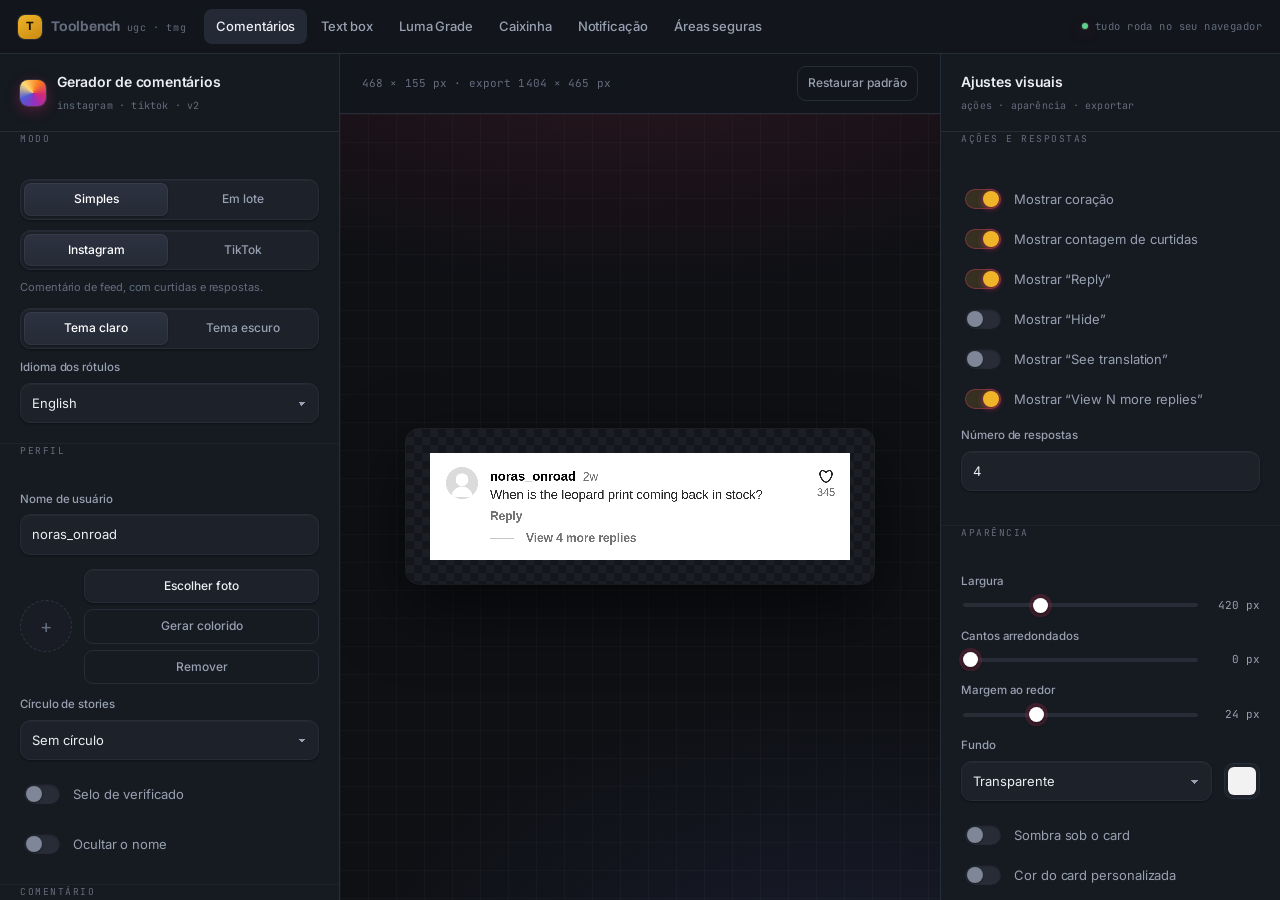
<file: public/comentarios.html>
<!DOCTYPE html>
<html lang="pt-BR">
<head>
<meta charset="utf-8">
<meta name="viewport" content="width=device-width, initial-scale=1">
<title>Gerador de comentários — Toolbench</title>
<meta name="description" content="Gera comentários do Instagram e do TikTok em PNG transparente, um por vez ou em lote via CSV.">
<link rel="preconnect" href="https://fonts.googleapis.com">
<link rel="preconnect" href="https://fonts.gstatic.com" crossorigin>
<link href="https://fonts.googleapis.com/css2?family=Archivo:wght@600;700&family=Inter:wght@400;500;600;700&family=JetBrains+Mono:wght@400;500&display=swap" rel="stylesheet">
<link rel="stylesheet" href="ui.css">
<style>
  .app{display:grid;grid-template-columns:340px 1fr 340px;height:calc(100dvh - var(--topbar-h));min-height:0}
  .panel.right{border-right:0;border-left:1px solid var(--line)}


  .panel{background:var(--panel);border-right:1px solid var(--line);overflow-y:auto;overscroll-behavior:contain}
  .brand{display:flex;align-items:center;gap:11px;padding:17px 20px;border-bottom:1px solid var(--line);position:sticky;top:0;background:color-mix(in srgb, var(--panel) 90%, transparent);backdrop-filter:blur(14px);z-index:3}
  .dot{width:26px;height:26px;border-radius:8px;flex:none;background:conic-gradient(from -45deg,#FEDA75,#FA7E1E,#D62976,#962FBF,#4F5BD5,#FEDA75);box-shadow:0 0 0 1px rgba(255,255,255,.10),0 4px 14px rgba(214,41,118,.35)}
  .brand b{font-size:14px;font-weight:600;letter-spacing:-.015em}
  .brand span{font-size:10px;color:var(--ink-faint);font-family:var(--mono);letter-spacing:.02em}

  fieldset{border:0;margin:0;padding:18px 20px 20px;border-bottom:1px solid var(--line-soft)}
  fieldset[hidden]{display:none}
  legend{padding:0;font-size:9.5px;letter-spacing:.16em;text-transform:uppercase;color:var(--ink-faint);font-family:var(--mono);margin-bottom:14px}
  label.f{display:block;margin-bottom:14px}
  label.f > span{display:block;font-size:11.5px;font-weight:500;color:var(--ink-dim);margin-bottom:6px}
  input[type=text],textarea,select{width:100%;background:var(--panel-2);border:1px solid var(--line);color:var(--ink);border-radius:var(--r);padding:9px 11px;font:inherit;font-size:13px;outline:none;box-shadow:var(--shadow-1);transition:border-color .14s,box-shadow .14s,background .14s}
  input[type=text]:hover,textarea:hover,select:hover{border-color:#2E3441}
  textarea{resize:vertical;min-height:84px;line-height:1.5}
  input[type=text]:focus,textarea:focus,select:focus{border-color:var(--focus);background:var(--panel-3);box-shadow:0 0 0 3px rgba(124,140,255,.16)}
  input[type=text]::placeholder,textarea::placeholder{color:var(--ink-faint)}
  select{appearance:none;cursor:pointer;padding-right:30px;background-image:linear-gradient(45deg,transparent 50%,var(--ink-dim) 50%),linear-gradient(135deg,var(--ink-dim) 50%,transparent 50%);background-position:calc(100% - 16px) calc(50% + 1px),calc(100% - 12px) calc(50% + 1px);background-size:4px 4px;background-repeat:no-repeat}
  .row{display:grid;grid-template-columns:1fr 1fr;gap:11px}

  .seg{display:flex;background:var(--panel-2);border:1px solid var(--line);border-radius:var(--r);padding:3px;gap:3px;box-shadow:var(--shadow-1)}
  .seg button{flex:1;background:transparent;border:0;color:var(--ink-dim);font:inherit;font-size:12px;font-weight:500;padding:7px 4px;border-radius:7px;cursor:pointer;white-space:nowrap;transition:background .14s,color .14s}
  .seg button:hover:not(:disabled){color:var(--ink)}
  .seg button[aria-pressed=true]{background:linear-gradient(#2C3240,#252A36);color:#fff;box-shadow:0 1px 2px rgba(0,0,0,.35),0 0 0 1px rgba(255,255,255,.05) inset}
  .seg button:disabled{opacity:.32;cursor:not-allowed}

  .check{display:flex;align-items:center;gap:10px;padding:7px 0;cursor:pointer;font-size:13px;color:var(--ink-dim);transition:color .14s}
  .check:hover{color:var(--ink)}
  .check input{appearance:none;width:36px;height:20px;border-radius:20px;background:#272C37;position:relative;cursor:pointer;flex:none;transition:background .18s;box-shadow:0 1px 2px rgba(0,0,0,.35) inset}
  .check input::after{content:"";position:absolute;top:2px;left:2px;width:16px;height:16px;border-radius:50%;background:#7E8697;transition:.18s cubic-bezier(.3,.7,.3,1);box-shadow:0 1px 2px rgba(0,0,0,.4)}
  .check input:checked{background:var(--accent-soft);box-shadow:0 0 0 1px rgba(255,59,107,.35) inset}
  .check input:checked::after{left:18px;background:var(--accent);box-shadow:0 1px 6px rgba(255,59,107,.6)}
  .check input:focus-visible{outline:2px solid var(--focus);outline-offset:2px}

  .avatar-row{display:flex;gap:12px;align-items:center;margin-bottom:12px}
  .avatar-prev{width:52px;height:52px;border-radius:50%;flex:none;border:1px dashed #303643;background:#191C24 center/cover no-repeat;display:grid;place-items:center;color:var(--ink-faint);font-size:19px;cursor:pointer;transition:border-color .14s,color .14s}
  .avatar-prev:hover{border-color:var(--focus);color:var(--ink-dim)}

  .range{display:flex;align-items:center;gap:12px}
  input[type=range]{flex:1;appearance:none;height:4px;border-radius:99px;background:#272C37;outline:none}
  input[type=range]::-webkit-slider-thumb{appearance:none;width:15px;height:15px;border-radius:50%;background:#fff;border:0;cursor:pointer;box-shadow:0 1px 4px rgba(0,0,0,.55),0 0 0 4px rgba(255,59,107,.18)}
  input[type=range]::-webkit-slider-thumb:hover{box-shadow:0 1px 4px rgba(0,0,0,.55),0 0 0 6px rgba(255,59,107,.24)}
  input[type=range]::-moz-range-thumb{width:15px;height:15px;border-radius:50%;background:#fff;border:0;cursor:pointer}
  input[type=range]:focus-visible{outline:2px solid var(--focus);outline-offset:4px}
  .range output{font-family:var(--mono);font-size:11px;color:var(--ink-dim);min-width:48px;text-align:right}
  input[type=color]{width:36px;height:36px;padding:0;border:1px solid var(--line);border-radius:9px;background:var(--panel-2);cursor:pointer;flex:none}
  input[type=color]::-webkit-color-swatch-wrapper{padding:3px}
  input[type=color]::-webkit-color-swatch{border:0;border-radius:6px}
  .hint{font-size:11px;color:var(--ink-faint);line-height:1.55;margin:-2px 0 12px}

  .stage{display:flex;flex-direction:column;min-width:0;min-height:0;background:var(--bg)}
  .stage-bar{display:flex;align-items:center;gap:8px;padding:12px 22px;border-bottom:1px solid var(--line);background:var(--bg-2);flex:none;flex-wrap:wrap}
  .stage-bar .spacer{flex:1}
  .meta{font-family:var(--mono);font-size:11px;color:var(--ink-faint);letter-spacing:.01em}
  .canvas-wrap{flex:1;min-height:180px;overflow:auto;display:grid;place-items:center;padding:44px 28px;
    background:
      radial-gradient(900px 420px at 50% -12%,rgba(255,59,107,.13),transparent 65%),
      radial-gradient(700px 400px at 85% 110%,rgba(124,140,255,.10),transparent 70%),
      linear-gradient(rgba(255,255,255,.022) 1px,transparent 1px) 0 0/28px 28px,
      linear-gradient(90deg,rgba(255,255,255,.022) 1px,transparent 1px) 0 0/28px 28px,
      var(--bg)}
  body.bulk .canvas-wrap{flex:none;max-height:38vh;padding:22px}
  .frame{background-color:#14161B;background-image:linear-gradient(45deg,#1B1E25 25%,transparent 25%,transparent 75%,#1B1E25 75%),linear-gradient(45deg,#1B1E25 25%,transparent 25%,transparent 75%,#1B1E25 75%);background-size:16px 16px;background-position:0 0,8px 8px;border-radius:14px;box-shadow:0 0 0 1px rgba(255,255,255,.07),0 24px 70px rgba(0,0,0,.62);max-width:100%}
  canvas{display:block;max-width:100%;height:auto;border-radius:14px}

  #bulk{flex:1;min-height:0;display:none;flex-direction:column;border-top:1px solid var(--line);background:var(--panel)}
  body.bulk #bulk{display:flex}
  .bulk-bar{display:flex;gap:8px;align-items:center;padding:12px 18px;border-bottom:1px solid var(--line-soft);flex-wrap:wrap}
  .bulk-bar .spacer{flex:1}
  .table-scroll{flex:1;min-height:0;overflow:auto}
  table{width:100%;border-collapse:collapse;font-size:13px}
  th{position:sticky;top:0;background:rgba(18,20,26,.94);backdrop-filter:blur(10px);text-align:left;font-size:9.5px;letter-spacing:.14em;text-transform:uppercase;color:var(--ink-faint);font-family:var(--mono);font-weight:400;padding:11px 14px;border-bottom:1px solid var(--line);z-index:1}
  td{padding:8px 14px;border-bottom:1px solid var(--line-soft);vertical-align:middle}
  tr td{transition:background .12s}
  tr.active td{background:rgba(255,59,107,.07)}
  tr.active td:first-child{box-shadow:inset 2px 0 0 var(--accent)}
  tr:hover td{background:rgba(255,255,255,.025)}
  tr.active:hover td{background:rgba(255,59,107,.10)}
  td .idx{font-family:var(--mono);font-size:11px;color:var(--ink-faint)}
  td input[type=text]{padding:8px 10px;border-radius:8px}
  .cell-actions{display:flex;gap:6px;justify-content:flex-end}
  .thumb{width:32px;height:32px;border-radius:50%;border:1px dashed #303643;background:#191C24 center/cover no-repeat;cursor:pointer;flex:none;transition:border-color .14s}
  .thumb:hover{border-color:var(--focus)}
  .cell-av{display:flex;gap:7px;align-items:center}
  .empty{padding:40px 16px;text-align:center;color:var(--ink-faint);font-size:13px}


  @media (max-width:1200px){
    .app{grid-template-columns:1fr;height:auto}
    .panel{order:2;border-right:0;border-left:0;border-top:1px solid var(--line);overflow:visible}
    .panel.right{order:3}
    .stage{order:1}
    body.bulk .canvas-wrap{max-height:none}
    #bulk{min-height:60vh}
  }
</style>
</head>
<body data-tool="comentarios">

<div id="topbar"></div>
<script src="shell.js"></script>

<div class="app">

  <aside class="panel">
    <div class="brand">
      <div class="dot"></div>
      <div><b>Gerador de comentários</b><br><span>instagram · tiktok · v2</span></div>
    </div>

    <fieldset>
      <legend>Modo</legend>
      <div class="seg" id="mode">
        <button type="button" data-v="single" aria-pressed="true">Simples</button>
        <button type="button" data-v="bulk">Em lote</button>
      </div>
      <div style="height:10px"></div>
      <div class="seg" id="platform">
        <button type="button" data-v="ig" aria-pressed="true">Instagram</button>
        <button type="button" data-v="tt">TikTok</button>
      </div>
      <p class="hint" id="formatHint" style="margin-top:9px">Comentário de feed, com curtidas e respostas.</p>
      <div class="seg" id="theme">
        <button type="button" data-v="light" aria-pressed="true">Tema claro</button>
        <button type="button" data-v="dark">Tema escuro</button>
      </div>
      <div style="height:10px"></div>
      <label class="f" style="margin:0">
        <span>Idioma dos rótulos</span>
        <select id="lang"><option value="en" selected>English</option><option value="pt">Português</option></select>
      </label>
    </fieldset>

    <fieldset>
      <legend>Perfil <span id="rowTag" style="text-transform:none;letter-spacing:0"></span></legend>
      <label class="f"><span>Nome de usuário</span><input type="text" id="username" spellcheck="false"></label>
      <div class="avatar-row">
        <div class="avatar-prev" id="avatarPrev" title="Clique, arraste uma imagem ou cole com Ctrl+V">+</div>
        <div style="display:flex;flex-direction:column;gap:6px;flex:1">
          <button class="btn sm" type="button" id="pickAvatar">Escolher foto</button>
          <button class="btn sm ghost" type="button" id="genAvatar">Gerar colorido</button>
          <button class="btn sm ghost" type="button" id="clearAvatar">Remover</button>
        </div>
      </div>
      <input type="file" id="avatarFile" accept="image/*" hidden>
      <label class="f" id="ringField"><span>Círculo de stories</span>
        <select id="ring">
          <option value="none">Sem círculo</option>
          <option value="gradient">Story novo (gradiente)</option>
          <option value="seen">Story já visto (cinza)</option>
          <option value="close">Melhores amigos (verde)</option>
        </select>
      </label>
      <label class="check"><input type="checkbox" id="verified"> Selo de verificado</label>

      <label class="check" style="margin-top:10px"><input type="checkbox" id="hideName"> Ocultar o nome</label>
      <div id="hideBox" style="display:none">
        <label class="f" style="margin-top:8px"><span>Como ocultar</span>
          <div class="seg" id="hideStyle">
            <button type="button" data-v="blur">Borrão</button>
            <button type="button" data-v="bar">Barra</button>
          </div>
        </label>
        <label class="f"><span>Largura sem nome digitado</span><div class="range"><input type="range" id="hideW" min="40" max="220" step="2"><output id="hideWOut"></output></div></label>
        <label class="f" style="margin-bottom:0"><span>Intensidade do borrão</span><div class="range"><input type="range" id="hideBlur" min="1" max="14" step="1"><output id="hideBlurOut"></output></div></label>
        <label class="check" style="margin-top:8px"><input type="checkbox" id="hideAvatar"> Ocultar a foto também</label>
        <p class="hint">Com um nome digitado, ele mesmo é borrado. Sem nome, o borrão sai na largura acima, parecendo um nome escondido.</p>
      </div>
    </fieldset>

    <fieldset>
      <legend>Comentário</legend>
      <label class="f"><span>Texto</span><textarea id="text" spellcheck="false"></textarea></label>
      <label class="f"><span>Trecho a destacar</span><input type="text" id="hl" placeholder="cole ou selecione no texto acima"></label>
      <div class="file-row" style="margin:-6px 0 14px">
        <button class="btn sm ghost" type="button" id="hlFromSel">Usar seleção</button>
        <button class="btn sm ghost" type="button" id="hlClear">Limpar</button>
      </div>
      <div class="row2">
        <div class="color-pair"><input type="color" id="hlColor"><span>Cor do marcador</span></div>
      </div>
      <label class="f" style="margin-top:14px"><span>Espessura do traço</span><div class="range"><input type="range" id="hlSize" min="60" max="160" step="1"><output id="hlSizeOut"></output></div></label>
      <label class="f" style="margin-bottom:0"><span>Irregularidade</span><div class="range"><input type="range" id="hlWobble" min="0" max="100" step="1"><output id="hlWobbleOut"></output></div></label>
      <div class="row" id="igMeta">
        <label class="f"><span>Tempo</span><input type="text" id="time" spellcheck="false"></label>
        <label class="f"><span>Curtidas</span><input type="text" id="likes" spellcheck="false"></label>
      </div>
      <label class="check" id="likedField"><input type="checkbox" id="liked"> Coração curtido (vermelho)</label>
    </fieldset>

  </aside>

  <main class="stage">
    <div class="stage-bar">
      <span class="meta" id="dims">—</span>
      <span class="spacer"></span>
      <button class="btn ghost sm" type="button" id="reset">Restaurar padrão</button>
    </div>

    <div class="canvas-wrap"><div class="frame"><canvas id="cv"></canvas></div></div>

    <section id="bulk">
      <div class="bulk-bar">
        <button class="btn sm" type="button" id="addRow">+ Nova linha</button>
        <button class="btn sm" type="button" id="importCsv">Importar CSV</button>
        <button class="btn sm ghost" type="button" id="templateCsv">Baixar modelo</button>
        <span class="spacer"></span>
        <span class="meta" id="rowCount"></span>
        <button class="btn primary sm" type="button" id="downloadAll">Baixar tudo (.zip)</button>
      </div>
      <div class="table-scroll">
        <table>
          <thead><tr>
            <th style="width:34px">#</th>
            <th style="width:170px">Usuário</th>
            <th>Comentário</th>
            <th style="width:88px">Verificado</th>
            <th style="width:110px">Foto</th>
            <th style="width:120px;text-align:right">Ações</th>
          </tr></thead>
          <tbody id="tbody"></tbody>
        </table>
        <div class="empty" id="emptyMsg" hidden>Nenhuma linha ainda. Clique em “Nova linha” ou importe um CSV.</div>
      </div>
    </section>
  </main>

  <aside class="panel right">
    <div class="brand">
      <div><b>Ajustes visuais</b><br><span>ações · aparência · exportar</span></div>
    </div>

    <fieldset id="igActions">
      <legend>Ações e respostas</legend>
      <label class="check"><input type="checkbox" id="showHeart" checked> Mostrar coração</label>
      <label class="check"><input type="checkbox" id="showLikes" checked> Mostrar contagem de curtidas</label>
      <label class="check"><input type="checkbox" id="showReply" checked> Mostrar “Reply”</label>
      <label class="check"><input type="checkbox" id="showHide"> Mostrar “Hide”</label>
      <label class="check"><input type="checkbox" id="showTranslate"> Mostrar “See translation”</label>
      <label class="check"><input type="checkbox" id="showReplies" checked> Mostrar “View N more replies”</label>
      <label class="f" style="margin-top:8px"><span>Número de respostas</span><input type="text" id="repliesCount" spellcheck="false"></label>
    </fieldset>

    <fieldset id="ttOptions" hidden>
      <legend>Balão do TikTok</legend>
      <label class="f"><span>Tamanho do texto</span>
        <div class="range"><input type="range" id="ttSize" min="14" max="34" step="1" value="22"><output id="ttSizeOut">22 px</output></div>
      </label>
      <label class="f" style="margin:0"><span>Rabinho do balão</span>
        <select id="tail">
          <option value="bl" selected>Embaixo à esquerda</option>
          <option value="br">Embaixo à direita</option>
          <option value="none">Sem rabinho</option>
        </select>
      </label>
    </fieldset>

    <fieldset>
      <legend>Aparência</legend>
      <label class="f"><span>Largura</span><div class="range"><input type="range" id="width" min="280" max="720" step="10" value="420"><output id="widthOut">420 px</output></div></label>
      <label class="f"><span>Cantos arredondados</span><div class="range"><input type="range" id="radius" min="0" max="32" step="1" value="0"><output id="radiusOut">0 px</output></div></label>
      <label class="f"><span>Margem ao redor</span><div class="range"><input type="range" id="pad" min="0" max="80" step="2" value="24"><output id="padOut">24 px</output></div></label>
      <label class="f"><span>Fundo</span><div class="range">
        <select id="bgMode" style="flex:1"><option value="none" selected>Transparente</option><option value="color">Cor sólida</option></select>
        <input type="color" id="bgColor" value="#F2F2F2">
      </div></label>
      <label class="check"><input type="checkbox" id="shadow"> Sombra sob o card</label>
      <label class="check"><input type="checkbox" id="customCard"> Cor do card personalizada</label>
      <div class="range" style="margin-top:6px">
        <input type="color" id="cardColor" value="#FFFFFF">
        <span class="hint" style="margin:0">Só é usada com a opção acima ligada.</span>
      </div>
    </fieldset>

    <fieldset style="border-bottom:0">
      <legend>Exportar</legend>
      <div class="seg" id="scale">
        <button type="button" data-v="1">1x</button>
        <button type="button" data-v="2">2x</button>
        <button type="button" data-v="3" aria-pressed="true">3x</button>
      </div>
      <div style="height:10px"></div>
      <button class="btn primary block" type="button" id="download">Baixar PNG</button>
      <div style="height:8px"></div>
      <button class="btn block" type="button" id="copy">Copiar para a área de transferência</button>
    </fieldset>
  </aside>
</div>

<input type="file" id="csvFile" accept=".csv,text/csv" hidden>
<input type="file" id="rowAvatarFile" accept="image/*" hidden>

<script>
(function(){
  "use strict";

  var cv = document.getElementById('cv');
  var ctx = cv.getContext('2d');
  var mctx = document.createElement('canvas').getContext('2d');

  var LABELS = {
    en:{reply:'Reply', hide:'Hide', translate:'See translation',
        replies:function(n){return n==='1' ? 'View 1 more reply' : 'View '+n+' more replies';},
        ttPrefix:'Reply to ', ttSuffix:"'s comment"},
    pt:{reply:'Responder', hide:'Ocultar', translate:'Ver tradução',
        replies:function(n){return n==='1' ? 'Ver mais 1 resposta' : 'Ver mais '+n+' respostas';},
        ttPrefix:'Respondendo a ', ttSuffix:''}
  };

  var GEN_COLORS = [
    ['#F58529','#DD2A7B'],['#4F5BD5','#962FBF'],['#00C6FF','#0072FF'],
    ['#11998E','#38EF7D'],['#FF512F','#DD2476'],['#F7971E','#FFD200'],
    ['#654EA3','#EAAFC8'],['#141E30','#243B55']
  ];

  var DEFAULTS = {
    mode:'single', platform:'ig', theme:'light', lang:'en',
    width:420, radius:0, pad:24, bgMode:'none', bgColor:'#F2F2F2',
    shadow:false, customCard:false, cardColor:'#FFFFFF', scale:3,
    showHeart:true, showLikes:true, showReply:true, showHide:false,
    showTranslate:false, showReplies:true,
    ttSize:22, tail:'bl',
    hlColor:'#FFE14D', hlSize:105, hlWobble:45,
    hideName:'off', hideStyle:'blur', hideW:96, hideBlur:9, hideAvatar:false
  };
  // Só as preferências de aparência/exportação são lembradas entre sessões.
  // Conteúdo (linhas, textos, avatares) nunca é guardado.
  var PREFS = Shell.store('comentarios');
  var PERSIST = ['platform','theme','lang','width','radius','pad','bgMode','bgColor',
                 'shadow','customCard','cardColor','scale','showHeart','showLikes',
                 'showReply','showHide','showTranslate','showReplies','ttSize','tail',
                 'hlColor','hlSize','hlWobble',
                 'hideName','hideStyle','hideW','hideBlur','hideAvatar'];

  var S = Object.assign({}, DEFAULTS);
  (function restore(){
    var saved = PREFS.get(null);
    if(!saved || typeof saved !== 'object') return;
    PERSIST.forEach(function(k){
      if(saved[k] !== undefined && typeof saved[k] === typeof DEFAULTS[k]) S[k] = saved[k];
    });
  })();
  function savePrefs(){
    var out = {};
    PERSIST.forEach(function(k){ out[k] = S[k]; });
    PREFS.set(out);
  }

  function newRow(over){
    return Object.assign({
      username:'username', text:'', verified:false, ring:'none', highlight:'',
      time:'2w', likes:'345', repliesCount:'4', liked:false,
      avatar:{type:'none', img:null, seed:0}
    }, over || {});
  }

  var rows = [ newRow({username:'noras_onroad', text:'When is the leopard print coming back in stock?'}) ];
  var active = 0;
  function row(){ return rows[active] || rows[0]; }

  // ================= métricas =================
  var IG = {padX:16, padY:14, av:32, ringGap:2.5, ringW:2.5, gap:12,
            nameSize:13, timeSize:12, nameLine:18, textSize:13, textLine:17,
            actSize:12, actLine:16, actGap:16, heart:16, likeSize:11, rightCol:34};
  var TT = {padX:18, padTop:16, padBottom:16, av:40, gap:12,
            replySize:14, replyLine:20, tailW:34, tailH:22};

  function theme(){
    if(S.theme === 'dark'){
      if(S.platform === 'tt') return {card:'#161823', name:'#FFFFFF', text:'#FFFFFF', dim:'#A8A8B3',
        dim2:'#8A8A96', line:'#3A3A44', avBg:'#2A2A33', avIcon:'#6E6E78', heart:'#FAFAFA'};
      return {card:'#000000', name:'#FAFAFA', text:'#FAFAFA', dim:'#A8A8A8', dim2:'#8E8E8E',
        line:'#363636', avBg:'#262626', avIcon:'#6E6E6E', heart:'#FAFAFA'};
    }
    if(S.platform === 'tt') return {card:'#FFFFFF', name:'#161823', text:'#161823', dim:'#9B9BA3',
      dim2:'#74747E', line:'#E3E3E5', avBg:'#D9D9DE', avIcon:'#FFFFFF', heart:'#161823'};
    return {card:'#FFFFFF', name:'#000000', text:'#262626', dim:'#737373', dim2:'#737373',
      line:'#C7C7C7', avBg:'#DBDBDB', avIcon:'#FFFFFF', heart:'#262626'};
  }

  // A pilha termina nas fontes de emoji coloridas de propósito. Sem elas o
  // navegador escolhe uma fonte de símbolos monocromática para emojis cuja
  // apresentação padrão é TEXTO (🛡, ❤, ✈ e outros), e eles saem em preto.
  function font(size, weight){
    return (weight||400)+' '+size+'px -apple-system, BlinkMacSystemFont, "Segoe UI", Roboto, Helvetica, Arial, "Apple Color Emoji","Segoe UI Emoji","Noto Color Emoji","Twemoji Mozilla", sans-serif';
  }

  // ================= quebra de linha =================
  function breakWord(c, word, maxW, out){
    var chunk = '', chars = Array.from(word), i, ch;
    for(i=0;i<chars.length;i++){
      ch = chars[i];
      if(chunk && c.measureText(chunk+ch).width > maxW){ out.push(chunk); chunk = ch; }
      else chunk += ch;
    }
    return chunk;
  }
  function wrapLines(c, text, maxW){
    var out = [], paras = String(text).split('\n'), p, i, w, test, line;
    for(p=0;p<paras.length;p++){
      if(paras[p] === ''){ out.push(''); continue; }
      var words = paras[p].split(/\s+/).filter(function(x){return x.length;});
      line = '';
      for(i=0;i<words.length;i++){
        w = words[i];
        test = line ? line+' '+w : w;
        if(c.measureText(test).width <= maxW){ line = test; continue; }
        if(line){ out.push(line); line = ''; }
        line = (c.measureText(w).width > maxW) ? breakWord(c, w, maxW, out) : w;
      }
      out.push(line);
    }
    return out;
  }
  function ellipsize(c, text, maxW){
    if(c.measureText(text).width <= maxW) return text;
    var chars = Array.from(text), s = '';
    for(var i=0;i<chars.length;i++){
      if(c.measureText(s+chars[i]+'…').width > maxW) break;
      s += chars[i];
    }
    return s + '…';
  }

  // ================= primitivas =================
  function roundRect(c,x,y,w,h,r){
    if(typeof c.roundRect === 'function'){ c.beginPath(); c.roundRect(x,y,w,h,r); return; }
    r = Math.min(r, w/2, h/2);
    c.beginPath();
    c.moveTo(x+r,y); c.lineTo(x+w-r,y); c.arcTo(x+w,y,x+w,y+r,r);
    c.lineTo(x+w,y+h-r); c.arcTo(x+w,y+h,x+w-r,y+h,r);
    c.lineTo(x+r,y+h); c.arcTo(x,y+h,x,y+h-r,r);
    c.lineTo(x,y+r); c.arcTo(x,y,x+r,y,r); c.closePath();
  }

  function bubblePath(c,x,y,w,h,r,tail){
    if(tail === 'none'){ roundRect(c,x,y,w,h,r); return; }
    r = Math.min(r, w/2, h/2);
    c.beginPath();
    if(tail === 'bl'){
      c.moveTo(x+r, y);
      c.lineTo(x+w-r, y);           c.arcTo(x+w, y, x+w, y+r, r);
      c.lineTo(x+w, y+h-r);         c.arcTo(x+w, y+h, x+w-r, y+h, r);
      c.lineTo(x+TT.tailW, y+h);
      c.lineTo(x, y+h+TT.tailH);
      c.lineTo(x, y+r);             c.arcTo(x, y, x+r, y, r);
    } else {
      c.moveTo(x+r, y);
      c.lineTo(x+w-r, y);           c.arcTo(x+w, y, x+w, y+r, r);
      c.lineTo(x+w, y+h+TT.tailH);
      c.lineTo(x+w-TT.tailW, y+h);
      c.lineTo(x+r, y+h);           c.arcTo(x, y+h, x, y+h-r, r);
      c.lineTo(x, y+r);             c.arcTo(x, y, x+r, y, r);
    }
    c.closePath();
  }

  function drawRing(c, cx, cy, r, type){
    c.save();
    c.lineWidth = IG.ringW;
    if(type === 'gradient'){
      var g = (typeof c.createConicGradient === 'function')
        ? c.createConicGradient(-Math.PI/2, cx, cy)
        : c.createLinearGradient(cx-r, cy+r, cx+r, cy-r);
      g.addColorStop(0,'#FEDA75'); g.addColorStop(0.18,'#FA7E1E');
      g.addColorStop(0.40,'#D62976'); g.addColorStop(0.62,'#962FBF');
      g.addColorStop(0.82,'#4F5BD5'); g.addColorStop(1,'#FEDA75');
      c.strokeStyle = g;
    } else if(type === 'seen'){
      c.strokeStyle = S.theme === 'dark' ? '#3C3C3C' : '#DBDBDB';
    } else {
      c.strokeStyle = '#4BC85B';
    }
    c.beginPath(); c.arc(cx, cy, r, 0, Math.PI*2); c.stroke();
    c.restore();
  }

  // ============ ocultar identidade ============
  // Um nome borrado precisa de duas coisas: largura plausível de nome e textura
  // de letras. Com nome digitado, borra o próprio nome. Sem nome, desenha um
  // placeholder de largura fixa — o blur de nada não produz nada.
  var PLACEHOLDER = 'username_';

  function textoOculto(c, nome, larguraAlvo){
    if(String(nome || '').trim()) return String(nome);
    if(larguraAlvo <= 0) return '';
    // repete o placeholder até cobrir a largura pedida, depois corta
    var base = PLACEHOLDER, s = base;
    while(c.measureText(s).width < larguraAlvo && s.length < 60) s += base;
    while(s.length > 1 && c.measureText(s).width > larguraAlvo) s = s.slice(0, -1);
    return s;
  }

  // Devolve a largura ocupada, para quem chama posicionar o que vem depois.
  // maxW limita o placeholder onde o espaço é contado (o prefixo "Reply to"
  // do TikTok deixa pouca sobra); sem ele o borrão passaria por cima do sufixo.
  function drawNomeOculto(c, nome, x, baselineY, cor, alturaFonte, maxW){
    var alvo = S.hideW;
    if(maxW != null) alvo = Math.min(alvo, maxW);
    var txt = textoOculto(c, nome, alvo);
    if(!txt) return 0;
    var w = c.measureText(txt).width;

    if(S.hideStyle === 'bar'){
      // barra sólida com cantos arredondados, como o print de referência
      var h = alturaFonte * 0.92, y = baselineY - h * 0.78, r = h * 0.28;
      c.save();
      c.beginPath();
      c.moveTo(x + r, y);
      c.arcTo(x + w, y,     x + w, y + h, r);
      c.arcTo(x + w, y + h, x,     y + h, r);
      c.arcTo(x,     y + h, x,     y,     r);
      c.arcTo(x,     y,     x + w, y,     r);
      c.closePath();
      c.fillStyle = cor;
      c.globalAlpha = 0.5;
      c.fill();
      c.restore();
      return w;
    }

    // Borrão: o texto é desenhado numa camada à parte e borrado ali. Borrar
    // direto no canvas principal pegaria tudo o que já está desenhado.
    var folga = Math.ceil(S.hideBlur * 3) + 6;
    var cw = Math.ceil(w + folga * 2), ch = Math.ceil(alturaFonte * 2.4 + folga * 2);
    var tmp = document.createElement('canvas');
    tmp.width = cw; tmp.height = ch;
    var tc = tmp.getContext('2d');
    tc.font = c.font;              // mesma fonte, senão a largura não bate
    tc.fillStyle = cor;
    tc.textBaseline = 'alphabetic';
    var by = folga + alturaFonte * 1.2;
    // O blur espalha a tinta e a mancha fica pálida, tanto mais quanto maior o
    // raio. Repetir o fillText não resolve: o alfa já satura na segunda passada.
    // O que devolve densidade é ENGROSSAR as letras antes de borrar, com um
    // contorno proporcional ao raio.
    tc.strokeStyle = cor;
    tc.lineJoin = 'round';
    tc.lineWidth = Math.max(1, S.hideBlur * 0.15);
    tc.strokeText(txt, folga, by);
    tc.fillText(txt, folga, by);

    c.save();
    c.filter = 'blur(' + S.hideBlur + 'px)';
    c.drawImage(tmp, x - folga, baselineY - by);
    c.restore();
    return w;
  }

  function drawAvatar(c, r0, cx, cy, d, T){
    var rad = d/2, av = r0.avatar;

    // Com o avatar oculto, ele é montado numa camada à parte e borrado ali:
    // o recorte circular é aplicado DEPOIS do blur, senão a borda do círculo
    // borra junto e o avatar fica com a silhueta esfumaçada.
    if(S.hideAvatar){
      var folga = Math.ceil(S.hideBlur * 3) + 4;
      var lado = Math.ceil(d + folga * 2);
      var tmp = document.createElement('canvas');
      tmp.width = lado; tmp.height = lado;
      var tc = tmp.getContext('2d');
      desenharMioloAvatar(tc, r0, lado/2, lado/2, d, T);

      var borrado = document.createElement('canvas');
      borrado.width = lado; borrado.height = lado;
      var bc = borrado.getContext('2d');
      bc.filter = 'blur(' + S.hideBlur + 'px)';
      bc.drawImage(tmp, 0, 0);

      c.save();
      c.beginPath(); c.arc(cx, cy, rad, 0, Math.PI*2); c.closePath(); c.clip();
      c.drawImage(borrado, cx - lado/2, cy - lado/2);
      c.restore();
      return;
    }

    c.save();
    c.beginPath(); c.arc(cx, cy, rad, 0, Math.PI*2); c.closePath(); c.clip();
    desenharMioloAvatar(c, r0, cx, cy, d, T);
    c.restore();
  }

  // O conteúdo do avatar, sem o recorte circular — usado nos dois caminhos.
  function desenharMioloAvatar(c, r0, cx, cy, d, T){
    var rad = d/2, av = r0.avatar;
    if(av.type === 'img' && av.img){
      var iw = av.img.naturalWidth || av.img.width, ih = av.img.naturalHeight || av.img.height;
      var k = Math.max(d/iw, d/ih);
      c.drawImage(av.img, cx-iw*k/2, cy-ih*k/2, iw*k, ih*k);
    } else if(av.type === 'gen'){
      var pal = GEN_COLORS[av.seed % GEN_COLORS.length];
      var g = c.createLinearGradient(cx-rad, cy-rad, cx+rad, cy+rad);
      g.addColorStop(0, pal[0]); g.addColorStop(1, pal[1]);
      c.fillStyle = g; c.fillRect(cx-rad, cy-rad, d, d);
      var letter = (String(r0.username).replace(/[^a-z0-9]/gi,'')[0] || '?').toUpperCase();
      c.fillStyle = 'rgba(255,255,255,.95)';
      c.font = font(Math.round(d*0.46), 600);
      c.textAlign = 'center'; c.textBaseline = 'middle';
      c.fillText(letter, cx, cy + d*0.02);
      c.textAlign = 'left'; c.textBaseline = 'alphabetic';
    } else {
      c.fillStyle = T.avBg; c.fillRect(cx-rad, cy-rad, d, d);
      c.fillStyle = T.avIcon;
      c.beginPath(); c.arc(cx, cy-d*0.10, d*0.20, 0, Math.PI*2); c.fill();
      c.beginPath(); c.arc(cx, cy+d*0.44, d*0.33, Math.PI, Math.PI*2); c.fill();
    }
  }

  function drawVerified(c, cx, cy, size, color){
    var r = size/2, pts = 12, i, ang, rad, x, y;
    c.save();
    c.fillStyle = color || '#0095F6';
    c.beginPath();
    for(i=0;i<pts*2;i++){
      ang = (Math.PI/pts)*i - Math.PI/2;
      rad = (i%2===0) ? r : r*0.84;
      x = cx + Math.cos(ang)*rad; y = cy + Math.sin(ang)*rad;
      if(i===0) c.moveTo(x,y); else c.lineTo(x,y);
    }
    c.closePath(); c.fill();
    c.strokeStyle = '#FFFFFF';
    c.lineWidth = Math.max(1, r*0.26);
    c.lineCap = 'round'; c.lineJoin = 'round';
    c.beginPath();
    c.moveTo(cx - r*0.34, cy + r*0.02);
    c.lineTo(cx - r*0.08, cy + r*0.28);
    c.lineTo(cx + r*0.36, cy - r*0.26);
    c.stroke();
    c.restore();
  }

  function heartPath(c, cx, cy, s){
    var w = s, h = s*0.92, x = cx - w/2, y = cy - h/2;
    c.beginPath();
    c.moveTo(x + w*0.5, y + h*0.98);
    c.bezierCurveTo(x + w*1.12, y + h*0.58, x + w*0.94, y - h*0.20, x + w*0.5, y + h*0.24);
    c.bezierCurveTo(x + w*0.06, y - h*0.20, x - w*0.12, y + h*0.58, x + w*0.5, y + h*0.98);
    c.closePath();
  }

  // ================= marcador de texto =================
  // O traço precisa parecer feito à mão, mas não pode mudar de forma a cada
  // tecla digitada. Por isso o acaso vem de um gerador com semente fixa,
  // derivada do próprio trecho destacado: o mesmo texto sempre desenha o
  // mesmo traço, e trechos diferentes desenham traços diferentes.
  function hashStr(s){
    var h = 2166136261, i;
    for(i=0;i<s.length;i++){ h ^= s.charCodeAt(i); h = Math.imul(h, 16777619); }
    return h >>> 0;
  }
  function seeded(seed){
    return function(){
      seed = seed + 0x6D2B79F5 | 0;
      var t = Math.imul(seed ^ seed >>> 15, 1 | seed);
      t = t + Math.imul(t ^ t >>> 7, 61 | t) ^ t;
      return ((t ^ t >>> 14) >>> 0) / 4294967296;
    };
  }

  // Compara palavras ignorando caixa, acento e pontuação nas pontas, para o
  // destaque casar mesmo quando a pessoa cola o trecho com vírgula ou ponto.
  function normWord(w){
    return String(w).toLowerCase()
      .normalize('NFD').replace(/[\u0300-\u036f]/g, '')
      .replace(/^[^\wÀ-ÿ]+|[^\wÀ-ÿ]+$/g, '');
  }

  // Devolve um retângulo por linha atingida pelo trecho. O casamento é
  // sequencial: acha a primeira palavra do trecho e segue enquanto as
  // seguintes baterem, o que permite destacar frases que quebram de linha.
  function highlightRects(c, lines, alvoTexto, tx, primeiroCentroY, alturaLinha){
    var alvo = String(alvoTexto || '').split(/\s+/).map(normWord).filter(Boolean);
    if(!alvo.length) return [];

    var rects = [], ptr = 0, comecou = false, terminou = false;
    var espaco = c.measureText(' ').width;

    for(var i = 0; i < lines.length && !terminou; i++){
      var palavras = String(lines[i]).split(' ');
      var x = tx, ini = null, fim = null;

      for(var j = 0; j < palavras.length; j++){
        var larg = c.measureText(palavras[j]).width;
        var bate = ptr < alvo.length && normWord(palavras[j]) === alvo[ptr];

        if(bate){
          if(ini === null) ini = x;
          fim = x + larg;
          ptr++;
          comecou = true;
          if(ptr >= alvo.length){ terminou = true; break; }
        } else if(comecou){
          // A sequência foi interrompida: para de procurar em vez de
          // espalhar pedaços soltos de destaque pelo comentário.
          terminou = true;
          break;
        }
        x += larg + espaco;
      }

      if(ini !== null) rects.push({x:ini, y:primeiroCentroY + alturaLinha*i, w:fim - ini});
    }
    return rects;
  }

  // Traça uma borda ondulada passando pelos pontos, suavizada por curvas.
  function bordaOndulada(c, pts, inicio){
    if(inicio) c.moveTo(pts[0][0], pts[0][1]);
    else c.lineTo(pts[0][0], pts[0][1]);
    for(var i = 1; i < pts.length - 1; i++){
      var mx = (pts[i][0] + pts[i+1][0]) / 2;
      var my = (pts[i][1] + pts[i+1][1]) / 2;
      c.quadraticCurveTo(pts[i][0], pts[i][1], mx, my);
    }
    c.lineTo(pts[pts.length-1][0], pts[pts.length-1][1]);
  }

  function drawMarker(c, x, centroY, larguraTexto, tamFonte, semente){
    if(larguraTexto <= 0) return;
    var R = seeded(semente);
    var k = S.hlWobble / 100;              // 0 = régua, 1 = mão solta

    var alt = tamFonte * 1.18 * (S.hlSize / 100);

    // O que faz um traço parecer feito à mão é a ESPESSURA variar ao longo do
    // caminho, não o traço passear longe do texto. Por isso o centro quase não
    // se desloca e as bordas de cima e de baixo ondulam por conta própria.
    var deriva  = k * alt * 0.10;          // deslocamento do centro: discreto
    var espTopo = k * alt * 0.16;          // variação de espessura na borda de cima
    var espBase = k * alt * 0.16;          // idem, embaixo, com fase própria
    var tremor  = k * alt * 0.06;          // tremor fino ponto a ponto
    var inclin  = (R() - 0.5) * k * alt * 0.24;

    var fC = R()*6.283, fT = R()*6.283, fB = R()*6.283;

    // A caneta nunca começa nem termina exatamente na palavra.
    var x0 = x - tamFonte * (0.12 + R() * 0.35 * k);
    var x1 = x + larguraTexto + tamFonte * (0.12 + R() * 0.35 * k);

    // O comprimento de onda é fixo em pixels (uma volta a cada ~110px), não
    // proporcional ao trecho. Sem isso, uma palavra curta recebia uma onda
    // inteira e virava uma corcova no meio do destaque.
    var comprimento = x1 - x0;
    var ciclos = Math.max(0.35, Math.min(3.2, comprimento / 110));
    var wC = ciclos * 0.7, wT = ciclos, wB = ciclos * 1.15;

    // Em traço curto sobra pouco espaço para ondular sem deformar.
    var escalaCurta = Math.min(1, comprimento / 90);
    espTopo *= escalaCurta;
    espBase *= escalaCurta;
    deriva  *= escalaCurta;

    // Ponta chanfrada: marcador real deixa entrada e saída inclinadas.
    var chanfro = alt * 0.22 * (0.4 + R() * 0.6);

    var segs = Math.max(8, Math.round((x1 - x0) / 7));
    var topo = [], base = [], i, t, px, meio, ponta, hTopo, hBase;

    for(i = 0; i <= segs; i++){
      t = i / segs;
      px = x0 + (x1 - x0) * t;
      meio = centroY + inclin * (t - 0.5)
           + deriva * Math.sin(t * wC * 6.28318 + fC);
      // afina nas pontas, como a caneta encostando e levantando
      ponta = 1 - 0.22 * Math.pow(Math.abs(t - 0.5) * 2, 2.4);
      hTopo = alt/2 * ponta + espTopo * Math.sin(t * wT * 6.28318 + fT);
      hBase = alt/2 * ponta + espBase * Math.sin(t * wB * 6.28318 + fB);
      topo.push([px + (1 - t) * chanfro, meio - hTopo + (R() - 0.5) * tremor]);
      base.push([px - t * chanfro,       meio + hBase + (R() - 0.5) * tremor]);
    }

    c.save();
    c.fillStyle = S.hlColor;

    c.globalAlpha = 0.86;
    c.beginPath();
    bordaOndulada(c, topo, true);
    bordaOndulada(c, base.slice().reverse(), false);
    c.closePath();
    c.fill();

    // Segunda passada mais estreita e deslocada: marcador de verdade quase
    // sempre tem uma faixa mais saturada onde a caneta passou duas vezes.
    var desl = (R() - 0.5) * alt * 0.34;
    c.globalAlpha = 0.34;
    c.beginPath();
    bordaOndulada(c, topo.map(function(p, i){
      return [p[0], p[1] + alt * (0.20 + 0.14 * (i / topo.length)) + desl];
    }), true);
    bordaOndulada(c, base.map(function(p, i){
      return [p[0], p[1] - alt * (0.14 + 0.10 * (1 - i / base.length)) + desl];
    }).reverse(), false);
    c.closePath();
    c.fill();

    c.restore();
  }

  // Desenhado ANTES do texto, com opacidade normal. Usar multiply seria mais
  // fiel a um marcador, mas quebra quando o fundo do PNG é transparente.
  function paintHighlight(c, r0, lines, tx, primeiroCentroY, alturaLinha, tamFonte){
    if(!r0.highlight) return;
    var rects = highlightRects(c, lines, r0.highlight, tx, primeiroCentroY, alturaLinha);
    var semente = hashStr(r0.highlight + '|' + r0.text);
    for(var i = 0; i < rects.length; i++){
      drawMarker(c, rects[i].x, rects[i].y, rects[i].w, tamFonte, semente + i * 7919);
    }
  }

  // ================= layouts =================
  function layoutIG(r0){
    var ringOn = r0.ring !== 'none';
    var avBox = ringOn ? (IG.av + 2*(IG.ringGap + IG.ringW)) : IG.av;
    var contentX = IG.padX + avBox + IG.gap;
    var rightCol = S.showHeart ? IG.rightCol : 0;
    var textW = Math.max(60, S.width - contentX - rightCol - IG.padX);
    mctx.font = font(IG.textSize, 400);
    var lines = wrapLines(mctx, r0.text, textW);
    var hasActions = S.showReply || S.showHide || S.showTranslate;
    var contentH = IG.nameLine + 1 + lines.length*IG.textLine
      + (hasActions ? 5 + IG.actLine : 0)
      + (S.showReplies ? 6 + IG.actLine : 0);
    return {ringOn:ringOn, avBox:avBox, contentX:contentX, textW:textW, lines:lines,
            hasActions:hasActions, cardH:Math.round(IG.padY*2 + Math.max(avBox, contentH)),
            extraH:0};
  }

  function layoutTT(r0){
    var contentX = TT.padX + TT.av + TT.gap;
    var textW = Math.max(60, S.width - contentX - TT.padX);
    var textLine = Math.round(S.ttSize * 1.28);
    mctx.font = font(S.ttSize, 700);
    var lines = wrapLines(mctx, r0.text, textW);
    var cardH = Math.round(TT.padTop + TT.replyLine + 6 + lines.length*textLine + TT.padBottom);
    var avCY = TT.padTop + TT.replyLine + 6 + textLine/2;
    cardH = Math.max(cardH, Math.round(avCY + TT.av/2 + TT.padBottom));
    return {contentX:contentX, textW:textW, lines:lines, textLine:textLine,
            avCY:avCY, cardH:cardH, extraH:(S.tail === 'none' ? 0 : TT.tailH)};
  }

  function layout(r0){ return S.platform === 'tt' ? layoutTT(r0) : layoutIG(r0); }

  // ================= pintura =================
  function paintIG(c, r0, L, x0, y0, T){
    var cx = x0 + IG.padX + L.avBox/2, cy = y0 + IG.padY + L.avBox/2;
    if(L.ringOn) drawRing(c, cx, cy, (L.avBox - IG.ringW)/2, r0.ring);
    drawAvatar(c, r0, cx, cy, IG.av, T);

    var tx = x0 + L.contentX, ty = y0 + IG.padY;
    var nameY = ty + IG.nameLine/2 + 4.5;

    c.fillStyle = T.name; c.font = font(IG.nameSize, 600);
    var larguraNome;
    if(S.hideName === 'on'){
      larguraNome = drawNomeOculto(c, r0.username, tx, nameY, T.name, IG.nameSize);
    } else {
      c.fillText(r0.username, tx, nameY);
      larguraNome = c.measureText(r0.username).width;
    }
    var cursor = tx + larguraNome;
    if(r0.verified){ drawVerified(c, cursor + 10, nameY - 4.5, 12); cursor += 16; }
    if(r0.time){
      c.fillStyle = T.dim; c.font = font(IG.timeSize, 400);
      c.fillText(r0.time, cursor + 7, nameY);
    }

    c.font = font(IG.textSize, 400);
    var lineY = ty + IG.nameLine + 1, i;
    // O marcador vai embaixo para o texto continuar legível por cima dele.
    paintHighlight(c, r0, L.lines, tx, lineY + IG.textLine/2, IG.textLine, IG.textSize);
    c.fillStyle = T.text;
    for(i=0;i<L.lines.length;i++) c.fillText(L.lines[i], tx, lineY + IG.textLine*i + IG.textLine/2 + 4.5);
    var actY = lineY + L.lines.length*IG.textLine;

    var lab = LABELS[S.lang] || LABELS.en;
    if(L.hasActions){
      c.fillStyle = T.dim; c.font = font(IG.actSize, 600);
      var ax = tx, base = actY + 5 + IG.actLine/2 + 4, parts = [];
      if(S.showReply) parts.push(lab.reply);
      if(S.showHide) parts.push(lab.hide);
      if(S.showTranslate) parts.push(lab.translate);
      for(i=0;i<parts.length;i++){ c.fillText(parts[i], ax, base); ax += c.measureText(parts[i]).width + IG.actGap; }
      actY = actY + 5 + IG.actLine;
    }

    if(S.showReplies){
      var ry = actY + 6 + IG.actLine/2;
      c.strokeStyle = T.line; c.lineWidth = 1;
      c.beginPath(); c.moveTo(tx, Math.round(ry)+0.5); c.lineTo(tx+24, Math.round(ry)+0.5); c.stroke();
      c.fillStyle = T.dim; c.font = font(IG.actSize, 600);
      c.fillText(lab.replies(String(r0.repliesCount).trim() || '0'), tx + 36, ry + 4);
    }

    if(S.showHeart){
      var hx = x0 + S.width - IG.padX - IG.heart/2, hy = y0 + IG.padY + 9;
      c.save();
      if(r0.liked){ c.fillStyle = '#FF3040'; heartPath(c, hx, hy, IG.heart); c.fill(); }
      else { c.strokeStyle = T.heart; c.lineWidth = 1.4; c.lineJoin = 'round'; heartPath(c, hx, hy, IG.heart*0.94); c.stroke(); }
      c.restore();
      if(S.showLikes && String(r0.likes).trim()){
        c.fillStyle = T.dim; c.font = font(IG.likeSize, 400);
        c.textAlign = 'center';
        c.fillText(String(r0.likes), hx, hy + IG.heart/2 + 12);
        c.textAlign = 'left';
      }
    }
  }

  function paintTT(c, r0, L, x0, y0, T){
    var cx = x0 + TT.padX + TT.av/2, cy = y0 + L.avCY;
    drawAvatar(c, r0, cx, cy, TT.av, T);

    var tx = x0 + L.contentX, lab = LABELS[S.lang] || LABELS.en;
    var ry = y0 + TT.padTop + TT.replyLine/2 + 5;

    c.font = font(TT.replySize, 600);
    var pw = c.measureText(lab.ttPrefix).width;
    var nameMax = Math.max(30, L.textW - pw - c.measureText(lab.ttSuffix).width);
    var nm = ellipsize(c, r0.username, nameMax);
    c.fillStyle = T.dim;  c.fillText(lab.ttPrefix, tx, ry);
    var larguraNm;
    if(S.hideName === 'on'){
      c.fillStyle = T.dim2;
      larguraNm = drawNomeOculto(c, nm, tx + pw, ry, T.dim2, TT.replySize, nameMax);
    } else {
      c.fillStyle = T.dim2; c.fillText(nm, tx + pw, ry);
      larguraNm = c.measureText(nm).width;
    }
    var after = tx + pw + larguraNm;
    if(r0.verified){ drawVerified(c, after + 9, ry - 5, 13); after += 18; }
    if(lab.ttSuffix){ c.fillStyle = T.dim; c.fillText(lab.ttSuffix, after, ry); }

    c.font = font(S.ttSize, 700);
    var top = y0 + TT.padTop + TT.replyLine + 6;
    paintHighlight(c, r0, L.lines, tx, top + L.textLine/2, L.textLine, S.ttSize);
    c.fillStyle = T.text;
    for(var i=0;i<L.lines.length;i++){
      c.fillText(L.lines[i], tx, top + L.textLine*i + L.textLine/2 + S.ttSize*0.35);
    }
  }

  // ================= render =================
  function renderTo(canvas, r0, scale){
    var c = canvas.getContext('2d');
    var L = layout(r0), T = theme();
    var pad = S.pad;
    var W = S.width + pad*2;
    var H = L.cardH + L.extraH + pad*2;
    var k = scale;

    canvas.width = Math.round(W*k);
    canvas.height = Math.round(H*k);
    c.setTransform(k,0,0,k,0,0);
    c.clearRect(0,0,W,H);
    c.textBaseline = 'alphabetic'; c.textAlign = 'left';

    if(S.bgMode === 'color'){ c.fillStyle = S.bgColor; c.fillRect(0,0,W,H); }

    var x0 = pad, y0 = pad;
    var fill = S.customCard ? S.cardColor : T.card;

    c.save();
    if(S.shadow){ c.shadowColor = 'rgba(0,0,0,.22)'; c.shadowBlur = 22; c.shadowOffsetY = 6; }
    c.fillStyle = fill;
    if(S.platform === 'tt') bubblePath(c, x0, y0, S.width, L.cardH, S.radius, S.tail);
    else roundRect(c, x0, y0, S.width, L.cardH, S.radius);
    c.fill();
    c.restore();

    c.save();
    if(S.platform === 'tt') bubblePath(c, x0, y0, S.width, L.cardH, S.radius, S.tail);
    else roundRect(c, x0, y0, S.width, L.cardH, S.radius);
    c.clip();
    if(S.platform === 'tt') paintTT(c, r0, L, x0, y0, T);
    else paintIG(c, r0, L, x0, y0, T);
    c.restore();

    return {w:W, h:H};
  }

  var saveTimer = null;
  function queueSave(){
    clearTimeout(saveTimer);
    saveTimer = setTimeout(savePrefs, 400);
  }

  function render(){
    queueSave();
    var d = renderTo(cv, row(), S.scale);
    cv.style.width = d.w + 'px';
    document.getElementById('dims').textContent =
      d.w + ' × ' + d.h + ' px  ·  export ' + cv.width + ' × ' + cv.height + ' px';
    if(S.mode === 'bulk') syncThumbs();
  }

  // ================= UI =================
  function $(id){ return document.getElementById(id); }
  var toast = Shell.toast;

  function applyVisibility(){
    var tt = S.platform === 'tt';
    document.body.classList.toggle('bulk', S.mode === 'bulk');
    $('igActions').hidden = tt;
    $('ttOptions').hidden = !tt;
    $('igMeta').style.display = tt ? 'none' : '';
    $('likedField').style.display = tt ? 'none' : '';
    $('ringField').style.display = tt ? 'none' : '';
    $('formatHint').textContent = tt
      ? 'Resposta a comentário — o balão branco que aparece no vídeo.'
      : 'Comentário de feed, com curtidas e respostas.';
    $('rowTag').textContent = S.mode === 'bulk' ? ' — linha ' + (active+1) : '';
  }

  // Reescrever o value de um campo em foco pode mexer no cursor em alguns
  // navegadores; por isso o campo ativo é sempre preservado.
  function setField(id, value){
    var el = $(id);
    if(el === document.activeElement) return;
    if(el.value !== value) el.value = value;
  }

  // Empurra o estado S para todos os controles do painel. Usado no boot
  // (quando há preferências salvas) e no "Restaurar padrão".
  function applySettingsToUI(){
    ['showHeart','showLikes','showReply','showHide','showTranslate','showReplies','shadow','customCard']
      .forEach(function(k){ $(k).checked = S[k]; });
    $('lang').value = S.lang;
    $('bgMode').value = S.bgMode;
    $('bgColor').value = S.bgColor;
    $('cardColor').value = S.cardColor;
    $('tail').value = S.tail;
    [['width','widthOut'],['radius','radiusOut'],['pad','padOut'],['ttSize','ttSizeOut']].forEach(function(pair){
      $(pair[0]).value = S[pair[0]];
      $(pair[1]).textContent = S[pair[0]] + ' px';
    });
    $('hlColor').value = S.hlColor;
    $('hideName').checked = S.hideName === 'on';
    $('hideAvatar').checked = S.hideAvatar;
    [['hideW','hideWOut'],['hideBlur','hideBlurOut']].forEach(function(pair){
      $(pair[0]).value = S[pair[0]];
      $(pair[1]).textContent = S[pair[0]] + ' px';
    });
    Array.prototype.forEach.call($('hideStyle').querySelectorAll('button'), function(b){
      b.setAttribute('aria-pressed', String(b.dataset.v === S.hideStyle));
    });
    syncHideUI();
    [['hlSize','hlSizeOut'],['hlWobble','hlWobbleOut']].forEach(function(pair){
      $(pair[0]).value = S[pair[0]];
      $(pair[1]).textContent = S[pair[0]] + '%';
    });
    [['mode','mode'],['platform','platform'],['theme','theme']].forEach(function(pair){
      Array.prototype.forEach.call(document.querySelectorAll('#' + pair[0] + ' button'), function(b){
        b.setAttribute('aria-pressed', String(b.dataset.v === S[pair[1]]));
      });
    });
    Array.prototype.forEach.call(document.querySelectorAll('#scale button'), function(b){
      b.setAttribute('aria-pressed', String(parseInt(b.dataset.v,10) === S.scale));
    });
  }

  function syncPanel(){
    var r0 = row();
    setField('username', r0.username);
    setField('text', r0.text);
    setField('time', r0.time);
    setField('likes', r0.likes);
    setField('repliesCount', r0.repliesCount);
    setField('hl', r0.highlight || '');
    $('ring').value = r0.ring;
    $('verified').checked = r0.verified;
    $('liked').checked = r0.liked;
    var p = $('avatarPrev');
    if(r0.avatar.type === 'img' && r0.avatar.img){ p.style.backgroundImage = 'url('+r0.avatar.img.src+')'; p.textContent = ''; }
    else if(r0.avatar.type === 'gen'){
      var pal = GEN_COLORS[r0.avatar.seed % GEN_COLORS.length];
      p.style.backgroundImage = 'linear-gradient(135deg,'+pal[0]+','+pal[1]+')';
      p.textContent = (String(r0.username).replace(/[^a-z0-9]/gi,'')[0] || '?').toUpperCase();
    } else { p.style.backgroundImage = 'none'; p.textContent = '+'; }
    applyVisibility();
  }

  function bindRowText(id, key){
    $(id).addEventListener('input', function(){
      row()[key] = this.value;
      var el = document.querySelector('#tbody tr[data-i="'+active+'"] [data-k="'+key+'"]');
      if(el && el.value !== this.value) el.value = this.value;
      render();
      if(key === 'username') syncPanel();
    });
  }
  function bindRowCheck(id, key){ $(id).addEventListener('change', function(){ row()[key] = this.checked; render(); }); }
  function bindRowSelect(id, key){ $(id).addEventListener('change', function(){ row()[key] = this.value; render(); }); }
  function bindCheck(id, key){ $(id).addEventListener('change', function(){ S[key] = this.checked; render(); }); }
  function bindSelect(id, key){ $(id).addEventListener('change', function(){ S[key] = this.value; render(); }); }
  function bindRange(id, key, out, unit){
    var el = $(id), o = $(out);
    el.addEventListener('input', function(){ S[key] = parseInt(el.value,10); o.textContent = el.value+' '+unit; render(); });
  }
  function bindSeg(id, key, cast, after){
    var wrap = $(id);
    wrap.addEventListener('click', function(e){
      var b = e.target.closest('button');
      if(!b || b.disabled || !b.dataset.v) return;
      Array.prototype.forEach.call(wrap.querySelectorAll('button'), function(x){ x.setAttribute('aria-pressed', String(x===b)); });
      S[key] = cast ? cast(b.dataset.v) : b.dataset.v;
      if(after) after();
      render();
    });
  }

  bindRowText('username','username');
  bindRowText('text','text');
  bindRowText('time','time');
  bindRowText('likes','likes');
  bindRowText('repliesCount','repliesCount');
  bindRowText('hl','highlight');
  bindRowSelect('ring','ring');
  bindRowCheck('verified','verified');
  bindRowCheck('liked','liked');

  bindSelect('lang','lang');
  bindSelect('bgMode','bgMode');
  bindSelect('tail','tail');
  bindCheck('showHeart','showHeart');
  bindCheck('showLikes','showLikes');
  bindCheck('showReply','showReply');
  bindCheck('showHide','showHide');
  bindCheck('showTranslate','showTranslate');
  bindCheck('showReplies','showReplies');
  bindCheck('shadow','shadow');
  bindCheck('customCard','customCard');
  bindRange('width','width','widthOut','px');
  bindRange('radius','radius','radiusOut','px');
  bindRange('pad','pad','padOut','px');
  bindRange('ttSize','ttSize','ttSizeOut','px');
  bindRange('hideW','hideW','hideWOut','px');
  bindRange('hideBlur','hideBlur','hideBlurOut','px');

  function syncHideUI(){
    $('hideBox').style.display = S.hideName === 'on' ? 'block' : 'none';
    // o controle de intensidade não faz nada no modo barra
    var ehBarra = S.hideStyle === 'bar';
    $('hideBlur').disabled = ehBarra;
    $('hideBlur').parentNode.style.opacity = ehBarra ? 0.4 : 1;
  }

  $('hideName').addEventListener('change', function(){
    S.hideName = this.checked ? 'on' : 'off';
    syncHideUI();
    render();
  });
  $('hideAvatar').addEventListener('change', function(){ S.hideAvatar = this.checked; render(); });
  $('hideStyle').addEventListener('click', function(e){
    var b = e.target.closest('button');
    if(!b || !b.dataset.v) return;
    S.hideStyle = b.dataset.v;
    Array.prototype.forEach.call(this.querySelectorAll('button'), function(x){
      x.setAttribute('aria-pressed', String(x === b));
    });
    syncHideUI();
    render();
  });

  bindRange('hlSize','hlSize','hlSizeOut','%');
  bindRange('hlWobble','hlWobble','hlWobbleOut','%');
  $('hlColor').addEventListener('input', function(){ S.hlColor = this.value; render(); });

  // Pega o que estiver selecionado na caixa de texto do comentário.
  $('hlFromSel').addEventListener('click', function(){
    var ta = $('text');
    var sel = String(ta.value).slice(ta.selectionStart, ta.selectionEnd).trim();
    if(!sel){ toast('Selecione um trecho no campo de texto primeiro.'); return; }
    row().highlight = sel;
    $('hl').value = sel;
    render();
  });
  $('hlClear').addEventListener('click', function(){
    row().highlight = '';
    $('hl').value = '';
    render();
  });
  bindSeg('theme','theme');
  bindSeg('scale','scale', function(v){ return parseInt(v,10); });
  bindSeg('mode','mode', null, function(){
    if(S.mode === 'bulk' && rows.length === 1 && !rows[0].text) rows.push(newRow());
    renderTable(); syncPanel();
  });
  bindSeg('platform','platform', null, function(){
    S.radius = S.platform === 'tt' ? 14 : 0;
    $('radius').value = S.radius; $('radiusOut').textContent = S.radius + ' px';
    syncPanel();
  });
  $('bgColor').addEventListener('input', function(){ S.bgColor = this.value; render(); });
  $('cardColor').addEventListener('input', function(){ S.cardColor = this.value; render(); });

  // ---------- avatar ----------
  function loadImageInto(r0, file, done){
    if(!file || file.type.indexOf('image/') !== 0){ toast('Esse arquivo não é uma imagem.'); return; }
    var reader = new FileReader();
    reader.onload = function(ev){
      var img = new Image();
      img.onload = function(){ r0.avatar = {type:'img', img:img, seed:0}; done && done(); };
      img.onerror = function(){ toast('Não deu para abrir essa imagem.'); };
      img.src = ev.target.result;
    };
    reader.readAsDataURL(file);
  }
  function afterAvatar(){ syncPanel(); renderTable(); render(); }

  $('pickAvatar').addEventListener('click', function(){ $('avatarFile').click(); });
  $('avatarPrev').addEventListener('click', function(){ $('avatarFile').click(); });
  $('avatarFile').addEventListener('change', function(){
    if(this.files[0]) loadImageInto(row(), this.files[0], afterAvatar);
    this.value = '';
  });
  $('genAvatar').addEventListener('click', function(){
    var r0 = row();
    r0.avatar = {type:'gen', img:null, seed:(r0.avatar.type === 'gen' ? r0.avatar.seed+1 : Math.floor(Math.random()*GEN_COLORS.length))};
    afterAvatar();
  });
  $('clearAvatar').addEventListener('click', function(){ row().avatar = {type:'none', img:null, seed:0}; afterAvatar(); });
  ['dragenter','dragover'].forEach(function(ev){ $('avatarPrev').addEventListener(ev, function(e){ e.preventDefault(); this.style.borderColor = '#7B8CFF'; }); });
  ['dragleave','drop'].forEach(function(ev){ $('avatarPrev').addEventListener(ev, function(e){ e.preventDefault(); this.style.borderColor = ''; }); });
  $('avatarPrev').addEventListener('drop', function(e){
    if(e.dataTransfer && e.dataTransfer.files[0]) loadImageInto(row(), e.dataTransfer.files[0], afterAvatar);
  });
  window.addEventListener('paste', function(e){
    var items = (e.clipboardData || {}).items || [];
    for(var i=0;i<items.length;i++){
      if(items[i].type.indexOf('image/') === 0){ loadImageInto(row(), items[i].getAsFile(), afterAvatar); break; }
    }
  });

  // ---------- tabela (modo em lote) ----------
  var pendingAvatarRow = -1;
  $('rowAvatarFile').addEventListener('change', function(){
    if(this.files[0] && rows[pendingAvatarRow]) loadImageInto(rows[pendingAvatarRow], this.files[0], afterAvatar);
    this.value = '';
  });

  function thumbStyle(r0){
    if(r0.avatar.type === 'img' && r0.avatar.img) return 'background-image:url('+r0.avatar.img.src+')';
    if(r0.avatar.type === 'gen'){
      var pal = GEN_COLORS[r0.avatar.seed % GEN_COLORS.length];
      return 'background-image:linear-gradient(135deg,'+pal[0]+','+pal[1]+')';
    }
    return '';
  }
  function syncThumbs(){
    Array.prototype.forEach.call(document.querySelectorAll('#tbody .thumb'), function(el){
      var r0 = rows[parseInt(el.closest('tr').dataset.i,10)];
      if(r0) el.setAttribute('style', thumbStyle(r0));
    });
  }

  function renderTable(){
    var tb = $('tbody');
    tb.textContent = '';
    $('emptyMsg').hidden = rows.length > 0;
    $('rowCount').textContent = rows.length + (rows.length === 1 ? ' linha' : ' linhas');
    rows.forEach(function(r0, i){
      var tr = document.createElement('tr');
      tr.dataset.i = i;
      if(i === active) tr.className = 'active';
      tr.innerHTML =
        '<td class="idx">'+String(i+1).padStart(2,'0')+'</td>'+
        '<td><input type="text" data-k="username" spellcheck="false"></td>'+
        '<td><input type="text" data-k="text" spellcheck="false"></td>'+
        '<td><label class="check" style="padding:0"><input type="checkbox" data-k="verified"></label></td>'+
        '<td><div class="cell-av"><span class="thumb" data-a="pick" title="Escolher foto"></span>'+
          '<button class="btn icon" type="button" data-a="gen" title="Gerar avatar colorido">⤫</button>'+
          '<button class="btn icon ghost" type="button" data-a="clearav" title="Remover foto">×</button></div></td>'+
        '<td><div class="cell-actions">'+
          '<button class="btn sm" type="button" data-a="dup" title="Duplicar">⧉</button>'+
          '<button class="btn sm" type="button" data-a="png" title="Baixar PNG desta linha">↓</button>'+
          '<button class="btn sm ghost" type="button" data-a="del" title="Excluir">🗑</button>'+
        '</div></td>';
      tr.querySelector('[data-k="username"]').value = r0.username;
      tr.querySelector('[data-k="text"]').value = r0.text;
      tr.querySelector('[data-k="verified"]').checked = r0.verified;
      tr.querySelector('.thumb').setAttribute('style', thumbStyle(r0));
      tb.appendChild(tr);
    });
  }

  function setActive(i){
    if(i < 0 || i >= rows.length) return;
    active = i;
    Array.prototype.forEach.call(document.querySelectorAll('#tbody tr'), function(tr){
      tr.classList.toggle('active', parseInt(tr.dataset.i,10) === active);
    });
    syncPanel(); render();
  }

  $('tbody').addEventListener('input', function(e){
    var tr = e.target.closest('tr'); if(!tr) return;
    var i = parseInt(tr.dataset.i,10), k = e.target.dataset.k;
    if(!k) return;
    rows[i][k] = e.target.type === 'checkbox' ? e.target.checked : e.target.value;
    if(i === active) syncPanel();
    setActive(i);
  });
  $('tbody').addEventListener('change', function(e){
    if(e.target.dataset.k === 'verified'){
      var tr = e.target.closest('tr');
      rows[parseInt(tr.dataset.i,10)].verified = e.target.checked;
      setActive(parseInt(tr.dataset.i,10));
    }
  });
  $('tbody').addEventListener('click', function(e){
    var tr = e.target.closest('tr'); if(!tr) return;
    var i = parseInt(tr.dataset.i,10);
    var a = e.target.closest('[data-a]');
    if(!a){ setActive(i); return; }
    var act = a.dataset.a;
    active = i; // qualquer ação na linha também passa o preview para ela
    if(act === 'pick'){ pendingAvatarRow = i; $('rowAvatarFile').click(); }
    else if(act === 'gen'){
      rows[i].avatar = {type:'gen', img:null, seed:(rows[i].avatar.type==='gen' ? rows[i].avatar.seed+1 : Math.floor(Math.random()*GEN_COLORS.length))};
      renderTable();
    }
    else if(act === 'clearav'){ rows[i].avatar = {type:'none', img:null, seed:0}; renderTable(); }
    else if(act === 'dup'){ rows.splice(i+1, 0, Object.assign({}, rows[i], {avatar:Object.assign({}, rows[i].avatar)})); active = i+1; renderTable(); }
    else if(act === 'del'){
      if(rows.length === 1){ toast('Precisa sobrar pelo menos uma linha.'); return; }
      rows.splice(i,1); if(active >= rows.length) active = rows.length-1; renderTable();
    }
    else if(act === 'png'){ downloadRow(i); return; }
    setActive(Math.min(active, rows.length-1));
  });

  $('addRow').addEventListener('click', function(){ rows.push(newRow()); active = rows.length-1; renderTable(); setActive(active); });

  // ---------- CSV ----------
  function parseCSV(text){
    var out = [], row0 = [], cur = '', q = false, i, c;
    for(i=0;i<text.length;i++){
      c = text[i];
      if(q){
        if(c === '"'){ if(text[i+1] === '"'){ cur += '"'; i++; } else q = false; }
        else cur += c;
      } else if(c === '"'){ q = true; }
      else if(c === ',' || c === ';'){ row0.push(cur); cur = ''; }
      else if(c === '\n'){ row0.push(cur); out.push(row0); row0 = []; cur = ''; }
      else if(c !== '\r'){ cur += c; }
    }
    if(cur !== '' || row0.length){ row0.push(cur); out.push(row0); }
    return out.filter(function(r){ return r.some(function(x){ return String(x).trim() !== ''; }); });
  }

  var CSV_MAP = {
    username:['usuario','usuário','username','user','perfil'],
    text:['comentario','comentário','comment','texto','text'],
    verified:['verificado','verified'],
    time:['tempo','time'],
    likes:['curtidas','likes'],
    repliesCount:['respostas','replies'],
    highlight:['destaque','marcador','highlight']
  };
  function colIndex(header){
    var map = {};
    header.forEach(function(h, i){
      var k = String(h).trim().toLowerCase();
      Object.keys(CSV_MAP).forEach(function(field){
        if(CSV_MAP[field].indexOf(k) !== -1) map[field] = i;
      });
    });
    return map;
  }
  function truthy(v){ return /^(1|true|sim|yes|x|v)$/i.test(String(v).trim()); }

  $('importCsv').addEventListener('click', function(){ $('csvFile').click(); });
  $('csvFile').addEventListener('change', function(){
    var f = this.files[0]; this.value = '';
    if(!f) return;
    var reader = new FileReader();
    reader.onload = function(ev){
      var data = parseCSV(String(ev.target.result));
      if(!data.length){ toast('O CSV está vazio.'); return; }
      var map = colIndex(data[0]);
      var start = Object.keys(map).length ? 1 : 0;
      if(!Object.keys(map).length) map = {username:0, text:1, verified:2};
      var added = [];
      for(var i=start;i<data.length;i++){
        var d = data[i];
        var r0 = newRow({
          username: (map.username != null ? d[map.username] : '') || 'username',
          text: (map.text != null ? d[map.text] : '') || ''
        });
        if(map.verified != null) r0.verified = truthy(d[map.verified]);
        if(map.time != null && d[map.time]) r0.time = d[map.time];
        if(map.likes != null && d[map.likes]) r0.likes = d[map.likes];
        if(map.repliesCount != null && d[map.repliesCount]) r0.repliesCount = d[map.repliesCount];
        added.push(r0);
      }
      if(!added.length){ toast('Nenhuma linha encontrada no CSV.'); return; }
      if(rows.length === 1 && !rows[0].text) rows = added; else rows = rows.concat(added);
      active = 0; renderTable(); setActive(0);
      toast(added.length + ' linha(s) importada(s).');
    };
    reader.readAsText(f, 'utf-8');
  });

  $('templateCsv').addEventListener('click', function(){
    var csv = 'usuario,comentario,verificado,tempo,curtidas,respostas,destaque\n' +
      'noras_onroad,"When is the leopard print coming back in stock?",nao,2w,345,4,"leopard print"\n' +
      'sarah.jm,"Just ordered my second one 😍",sim,1w,128,2,"second one"\n';
    saveBlob(new Blob(['\ufeff'+csv], {type:'text/csv;charset=utf-8'}), 'modelo-comentarios.csv');
  });

  // ---------- export ----------
  var saveBlob = Shell.saveBlob;
  function safeName(s){ return Shell.safeName(s, 'comentario'); }
  function fileFor(r0, i){
    return (i == null ? '' : String(i+1).padStart(2,'0') + '-') + (S.platform==='tt'?'tiktok':'instagram') + '-' + safeName(r0.username) + '.png';
  }

  var canvasBlob = Shell.canvasBlob;

  function downloadRow(i){
    var off = document.createElement('canvas');
    renderTo(off, rows[i], S.scale);
    canvasBlob(off).then(function(b){ saveBlob(b, fileFor(rows[i], i)); toast('PNG salvo.'); })
      .catch(function(){ toast('Não foi possível gerar o PNG.'); });
  }

  $('download').addEventListener('click', function(){
    canvasBlob(cv).then(function(b){ saveBlob(b, fileFor(row(), null)); toast('PNG salvo.'); })
      .catch(function(){ toast('Não foi possível gerar o PNG.'); });
  });

  $('copy').addEventListener('click', function(){
    if(!navigator.clipboard || typeof ClipboardItem === 'undefined'){ toast('Este navegador não copia imagens. Use “Baixar PNG”.'); return; }
    canvasBlob(cv).then(function(b){
      return navigator.clipboard.write([new ClipboardItem({'image/png': b})]);
    }).then(function(){ toast('Imagem copiada.'); })
      .catch(function(){ toast('O navegador bloqueou a cópia. Use “Baixar PNG”.'); });
  });

  // ---------- ZIP (armazenado, sem compressão) ----------
  var CRC = (function(){
    var t = new Uint32Array(256), n, c, k;
    for(n=0;n<256;n++){ c = n; for(k=0;k<8;k++) c = (c & 1) ? (0xEDB88320 ^ (c >>> 1)) : (c >>> 1); t[n] = c >>> 0; }
    return t;
  })();
  function crc32(b){
    var c = 0xFFFFFFFF;
    for(var i=0;i<b.length;i++) c = CRC[(c ^ b[i]) & 0xFF] ^ (c >>> 8);
    return (c ^ 0xFFFFFFFF) >>> 0;
  }
  function dosStamp(){
    var d = new Date();
    return {
      time: (d.getHours() << 11) | (d.getMinutes() << 5) | (Math.floor(d.getSeconds()/2)),
      date: ((Math.max(1980, d.getFullYear()) - 1980) << 9) | ((d.getMonth()+1) << 5) | d.getDate()
    };
  }
  function makeZip(files){
    var enc = new TextEncoder(), parts = [], central = [], offset = 0, cdSize = 0;
    var st = dosStamp();
    files.forEach(function(f){
      var name = enc.encode(f.name), crc = crc32(f.data), len = f.data.length;
      var lh = new Uint8Array(30 + name.length), dv = new DataView(lh.buffer);
      dv.setUint32(0, 0x04034b50, true); dv.setUint16(4, 20, true); dv.setUint16(6, 0, true);
      dv.setUint16(8, 0, true); dv.setUint16(10, st.time, true); dv.setUint16(12, st.date, true);
      dv.setUint32(14, crc, true); dv.setUint32(18, len, true); dv.setUint32(22, len, true);
      dv.setUint16(26, name.length, true); dv.setUint16(28, 0, true);
      lh.set(name, 30);
      parts.push(lh, f.data);

      var ch = new Uint8Array(46 + name.length), cvw = new DataView(ch.buffer);
      cvw.setUint32(0, 0x02014b50, true); cvw.setUint16(4, 20, true); cvw.setUint16(6, 20, true);
      cvw.setUint16(8, 0, true); cvw.setUint16(10, 0, true); cvw.setUint16(12, st.time, true); cvw.setUint16(14, st.date, true);
      cvw.setUint32(16, crc, true); cvw.setUint32(20, len, true); cvw.setUint32(24, len, true);
      cvw.setUint16(28, name.length, true); cvw.setUint32(42, offset, true);
      ch.set(name, 46);
      central.push(ch); cdSize += ch.length;
      offset += lh.length + len;
    });
    var eocd = new Uint8Array(22), ev = new DataView(eocd.buffer);
    ev.setUint32(0, 0x06054b50, true);
    ev.setUint16(8, files.length, true); ev.setUint16(10, files.length, true);
    ev.setUint32(12, cdSize, true); ev.setUint32(16, offset, true);
    return new Blob(parts.concat(central, [eocd]), {type:'application/zip'});
  }

  $('downloadAll').addEventListener('click', function(){
    var btn = this, off = document.createElement('canvas');
    btn.disabled = true; btn.textContent = 'Gerando…';
    var seq = Promise.resolve(), files = [], used = {};
    rows.forEach(function(r0, i){
      seq = seq.then(function(){
        renderTo(off, r0, S.scale);
        return canvasBlob(off).then(function(b){ return b.arrayBuffer(); }).then(function(ab){
          var name = fileFor(r0, i), n = 1;
          while(used[name]) name = fileFor(r0, i).replace(/\.png$/, '-' + (++n) + '.png');
          used[name] = true;
          files.push({name:name, data:new Uint8Array(ab)});
        });
      });
    });
    seq.then(function(){
      saveBlob(makeZip(files), 'comentarios-' + (S.platform==='tt'?'tiktok':'instagram') + '.zip');
      toast(files.length + ' imagem(ns) no .zip.');
    }).catch(function(){ toast('Falhou ao gerar o .zip.'); })
      .then(function(){ btn.disabled = false; btn.textContent = 'Baixar tudo (.zip)'; });
  });

  // ---------- reset ----------
  $('reset').addEventListener('click', function(){
    PREFS.clear();
    var keepMode = S.mode, keepPlatform = S.platform;
    S = Object.assign({}, DEFAULTS, {mode:keepMode, platform:keepPlatform,
      radius: keepPlatform === 'tt' ? 14 : 0});
    rows = [ newRow({username:'noras_onroad', text:'When is the leopard print coming back in stock?'}) ];
    active = 0;
    applySettingsToUI();
    renderTable(); syncPanel(); render();
    toast('Campos restaurados.');
  });

  applySettingsToUI();
  renderTable(); syncPanel(); render();
  if(document.fonts && document.fonts.ready) document.fonts.ready.then(render);
})();
</script>
</body>
</html>
</file>
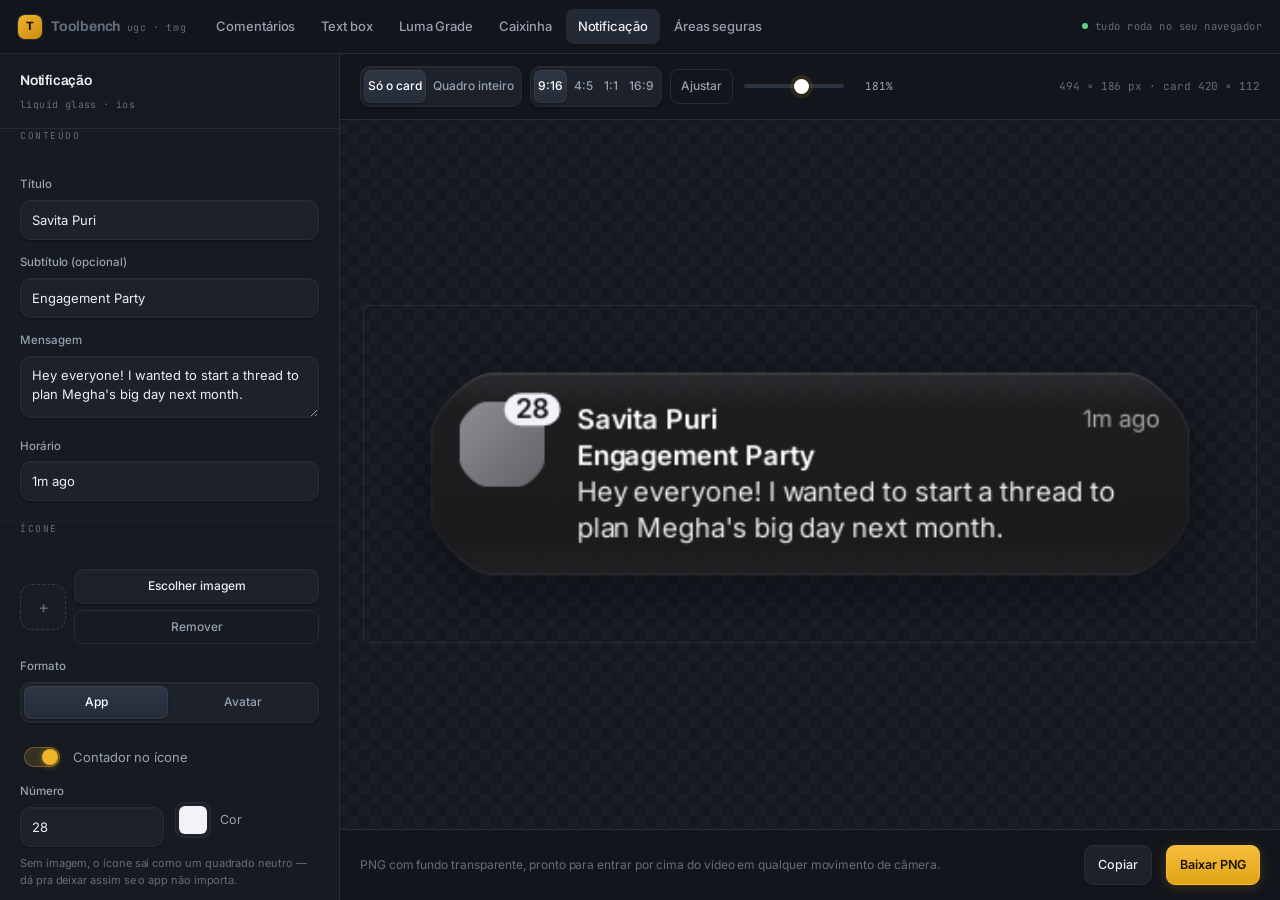
<file: public/notificacao.html>
<!DOCTYPE html>
<html lang="pt-BR">
<head>
<meta charset="utf-8">
<meta name="viewport" content="width=device-width, initial-scale=1">
<title>Notificação liquid glass — Toolbench</title>
<meta name="description" content="Gera notificações de celular em estilo liquid glass, em PNG transparente ou com o vidro calculado a partir do seu frame.">
<link rel="preconnect" href="https://fonts.googleapis.com">
<link rel="preconnect" href="https://fonts.gstatic.com" crossorigin>
<link href="https://fonts.googleapis.com/css2?family=Archivo:wght@600;700&family=Inter:wght@400;500;600;700&family=JetBrains+Mono:wght@400;500&display=swap" rel="stylesheet">
<link rel="stylesheet" href="ui.css">
<style>
  .app{display:grid;grid-template-columns:340px 1fr;height:calc(100dvh - var(--topbar-h));min-height:0}

  .panel{background:var(--panel);border-right:1px solid var(--line);overflow-y:auto;overscroll-behavior:contain}
  .brand{
    display:flex;align-items:center;gap:11px;padding:15px 20px;
    border-bottom:1px solid var(--line);position:sticky;top:0;z-index:3;
    background:color-mix(in srgb, var(--panel) 90%, transparent);backdrop-filter:blur(14px);
  }
  .brand b{font-family:var(--disp);font-size:14px;font-weight:600;letter-spacing:-.015em}
  .brand span{font-family:var(--mono);font-size:10px;color:var(--ink-faint);letter-spacing:.04em}

  fieldset{border:0;margin:0;padding:18px 20px 20px;border-bottom:1px solid var(--line-soft)}
  legend{padding:0;font-family:var(--mono);font-size:9.5px;letter-spacing:.16em;text-transform:uppercase;color:var(--ink-faint);margin-bottom:14px}
  label.f{display:block;margin-bottom:14px}
  label.f:last-child{margin-bottom:0}
  label.f > span{display:block;font-size:11.5px;font-weight:500;color:var(--ink-dim);margin-bottom:6px}

  input[type=text],textarea,select{
    width:100%;background:var(--panel-2);border:1px solid var(--line);color:var(--ink);
    border-radius:var(--r);padding:9px 11px;font:inherit;font-size:13px;outline:none;
    box-shadow:var(--shadow-1);transition:border-color .14s,box-shadow .14s,background .14s;
  }
  input[type=text]:hover,textarea:hover,select:hover{border-color:var(--line-strong)}
  input[type=text]:focus,textarea:focus,select:focus{border-color:var(--focus);background:var(--panel-3);box-shadow:0 0 0 3px rgba(124,140,255,.16)}
  textarea{resize:vertical;min-height:62px;line-height:1.5}
  select{
    appearance:none;cursor:pointer;padding-right:30px;
    background-image:linear-gradient(45deg,transparent 50%,var(--ink-dim) 50%),linear-gradient(135deg,var(--ink-dim) 50%,transparent 50%);
    background-position:calc(100% - 16px) calc(50% + 1px),calc(100% - 12px) calc(50% + 1px);
    background-size:4px 4px;background-repeat:no-repeat;
  }
  .row2{display:grid;grid-template-columns:1fr 1fr;gap:11px}

  .seg{display:flex;background:var(--panel-2);border:1px solid var(--line);border-radius:var(--r);padding:3px;gap:3px;box-shadow:var(--shadow-1)}
  .seg button{flex:1;background:transparent;border:0;color:var(--ink-dim);font:inherit;font-size:12px;font-weight:500;padding:7px 4px;border-radius:7px;cursor:pointer;white-space:nowrap;transition:background .14s,color .14s}
  .seg button:hover{color:var(--ink)}
  .seg button[aria-pressed=true]{background:linear-gradient(#2E3644,#262D39);color:#fff;box-shadow:0 1px 2px rgba(0,0,0,.35),0 0 0 1px rgba(255,255,255,.05) inset}

  .range{display:flex;align-items:center;gap:12px}
  input[type=range]{flex:1;appearance:none;-webkit-appearance:none;height:4px;border-radius:99px;background:#2B3240;outline:none;cursor:pointer}
  input[type=range]::-webkit-slider-thumb{-webkit-appearance:none;width:15px;height:15px;border-radius:50%;background:#fff;border:0;cursor:pointer;box-shadow:0 1px 4px rgba(0,0,0,.55),0 0 0 4px var(--accent-soft)}
  input[type=range]::-moz-range-thumb{width:15px;height:15px;border-radius:50%;background:#fff;border:0;cursor:pointer}
  .range output{font-family:var(--mono);font-size:11px;color:var(--ink-dim);min-width:46px;text-align:right}

  input[type=color]{width:36px;height:36px;padding:0;border:1px solid var(--line);border-radius:9px;background:var(--panel-2);cursor:pointer;flex:none}
  input[type=color]::-webkit-color-swatch-wrapper{padding:3px}
  input[type=color]::-webkit-color-swatch{border:0;border-radius:6px}
  .color-pair{display:flex;align-items:center;gap:9px;font-size:12.5px;color:var(--ink-dim)}

  .check{display:flex;align-items:center;gap:10px;padding:7px 0;cursor:pointer;font-size:13px;color:var(--ink-dim);transition:color .14s}
  .check:hover{color:var(--ink)}
  .check input{appearance:none;width:36px;height:20px;border-radius:20px;background:#2B3240;position:relative;cursor:pointer;flex:none;transition:background .18s;box-shadow:0 1px 2px rgba(0,0,0,.35) inset}
  .check input::after{content:"";position:absolute;top:2px;left:2px;width:16px;height:16px;border-radius:50%;background:#7E8697;transition:.18s cubic-bezier(.3,.7,.3,1);box-shadow:0 1px 2px rgba(0,0,0,.4)}
  .check input:checked{background:var(--accent-soft);box-shadow:0 0 0 1px rgba(240,180,41,.35) inset}
  .check input:checked::after{left:18px;background:var(--accent);box-shadow:0 1px 6px rgba(240,180,41,.5)}

  .file-row{display:flex;gap:8px;align-items:center;flex-wrap:wrap}
  .file-row .name{flex:1;min-width:0;overflow:hidden;text-overflow:ellipsis;white-space:nowrap}
  .hint{font-size:11px;color:var(--ink-faint);line-height:1.55;margin:8px 0 0}
  .warn{font-size:11px;color:#F0B429;line-height:1.55;margin:8px 0 0}

  .icon-prev{
    width:46px;height:46px;flex:none;border:1px dashed var(--line-strong);background:#191C24 center/cover no-repeat;
    display:grid;place-items:center;color:var(--ink-faint);font-size:17px;cursor:pointer;transition:border-color .14s;
  }
  .icon-prev.sq{border-radius:12px}
  .icon-prev.ci{border-radius:50%}
  .icon-prev:hover{border-color:var(--focus)}

  /* ---------- palco ---------- */
  .stage{display:flex;flex-direction:column;min-width:0;min-height:0;background:var(--bg)}
  .stage-bar{display:flex;align-items:center;gap:8px;padding:12px 20px;border-bottom:1px solid var(--line);background:var(--bg-2);flex:none;flex-wrap:wrap}
  .stage-bar .spacer{flex:1}
  .meta{font-family:var(--mono);font-size:11px;color:var(--ink-faint)}
  .zoom{display:flex;align-items:center;gap:9px;flex:none}
  .zoom input[type=range]{width:100px;flex:none}
  .zoom output{font-family:var(--mono);font-size:11px;color:var(--ink-dim);min-width:38px;text-align:right}

  .canvas-wrap{
    flex:1;min-height:0;overflow:auto;display:flex;padding:24px;
    background:repeating-conic-gradient(#191D25 0% 25%,#14181F 0% 50%) 50% / 22px 22px;
  }
  #cv{display:block;margin:auto;box-shadow:0 0 0 1px rgba(255,255,255,.07);border-radius:4px}

  .stage-foot{display:flex;align-items:center;gap:14px;padding:14px 20px;border-top:1px solid var(--line);background:var(--bg-2);flex:none;flex-wrap:wrap}
  .stage-foot .note{font-size:12px;color:var(--ink-faint);flex:1;min-width:200px;line-height:1.5}

  @media (max-width:980px){
    .app{grid-template-columns:1fr;height:auto}
    .panel{order:2;border-right:0;border-top:1px solid var(--line);overflow:visible}
    .stage{order:1}
    .canvas-wrap{min-height:48vh}
  }
</style>
</head>
<body data-tool="notificacao">

<div id="topbar"></div>
<script src="shell.js"></script>

<div class="app">

  <aside class="panel">
    <div class="brand"><div><b>Notificação</b><br><span>liquid glass · ios</span></div></div>

    <fieldset>
      <legend>Conteúdo</legend>
      <label class="f"><span>Título</span><input type="text" id="title" spellcheck="false"></label>
      <label class="f"><span>Subtítulo (opcional)</span><input type="text" id="subtitle" spellcheck="false"></label>
      <label class="f"><span>Mensagem</span><textarea id="body" spellcheck="false"></textarea></label>
      <label class="f" style="margin:0"><span>Horário</span><input type="text" id="time" spellcheck="false"></label>
    </fieldset>

    <fieldset>
      <legend>Ícone</legend>
      <div class="file-row">
        <div class="icon-prev sq" id="iconPrev" title="Clique para escolher, ou cole com Ctrl+V">+</div>
        <div style="display:flex;flex-direction:column;gap:6px;flex:1">
          <button class="btn sm" type="button" id="pickIcon">Escolher imagem</button>
          <button class="btn sm ghost" type="button" id="clearIcon">Remover</button>
        </div>
      </div>
      <input type="file" id="iconFile" accept="image/*" hidden>
      <label class="f" style="margin-top:14px"><span>Formato</span>
        <div class="seg" id="iconShape">
          <button type="button" data-v="squircle">App</button>
          <button type="button" data-v="circle">Avatar</button>
        </div>
      </label>
      <label class="check"><input type="checkbox" id="badgeOn"> Contador no ícone</label>
      <div class="row2" style="margin-top:6px">
        <label class="f" style="margin:0"><span>Número</span><input type="text" id="badgeText" spellcheck="false"></label>
        <div class="color-pair" style="align-self:end;padding-bottom:9px"><input type="color" id="badgeColor"><span>Cor</span></div>
      </div>
      <p class="hint">Sem imagem, o ícone sai como um quadrado neutro — dá pra deixar assim se o app não importa.</p>
    </fieldset>

    <fieldset>
      <legend>Estilo</legend>
      <label class="f"><span>Tema</span>
        <div class="seg" id="theme">
          <button type="button" data-v="dark">Escuro</button>
          <button type="button" data-v="light">Claro</button>
        </div>
      </label>
      <div class="row2">
        <div class="color-pair"><input type="color" id="tint"><span>Tom do vidro</span></div>
        <div class="color-pair"><input type="color" id="textColor"><span>Texto</span></div>
      </div>
      <label class="f" style="margin-top:14px"><span>Opacidade do vidro</span><div class="range"><input type="range" id="tintAlpha" min="0" max="100" step="1"><output id="tintAlphaOut"></output></div></label>
      <label class="f"><span>Brilho da borda</span><div class="range"><input type="range" id="rim" min="0" max="100" step="1"><output id="rimOut"></output></div></label>
      <label class="f" style="margin:0"><span>Sombra</span><div class="range"><input type="range" id="shadow" min="0" max="80" step="1"><output id="shadowOut"></output></div></label>
    </fieldset>

    <fieldset>
      <legend>Vidro</legend>
      <label class="f"><span>Como calcular</span>
        <div class="seg" id="glassMode">
          <button type="button" data-v="flat">Aproximado</button>
          <button type="button" data-v="blur">Do frame</button>
        </div>
      </label>
      <label class="f"><span>Desfoque</span><div class="range"><input type="range" id="blur" min="0" max="60" step="1"><output id="blurOut"></output></div></label>
      <label class="f" style="margin:0"><span>Saturação do fundo</span><div class="range"><input type="range" id="sat" min="100" max="260" step="5"><output id="satOut"></output></div></label>
      <p class="hint" id="glassHint"></p>
    </fieldset>

    <fieldset>
      <legend>Formato do card</legend>
      <label class="f"><span>Largura</span><div class="range"><input type="range" id="width" min="280" max="900" step="2"><output id="widthOut"></output></div></label>
      <label class="f"><span>Arredondamento</span><div class="range"><input type="range" id="radius" min="8" max="70" step="1"><output id="radiusOut"></output></div></label>
      <label class="f"><span>Respiro interno</span><div class="range"><input type="range" id="pad" min="8" max="40" step="1"><output id="padOut"></output></div></label>
      <label class="f" style="margin:0"><span>Tamanho do texto</span><div class="range"><input type="range" id="fontSize" min="10" max="30" step="1"><output id="fontSizeOut"></output></div></label>
      <label class="check" style="margin-top:8px"><input type="checkbox" id="squircle" checked> Cantos contínuos (estilo iOS)</label>
    </fieldset>

    <fieldset style="border-bottom:0">
      <legend>Frame do vídeo</legend>
      <div class="file-row">
        <button class="btn sm" type="button" id="pickBg">Carregar frame</button>
        <button class="btn sm ghost" type="button" id="clearBg">Remover</button>
        <span class="meta name" id="bgName">nenhum</span>
      </div>
      <input type="file" id="bgFile" accept="image/*" hidden>
      <label class="f" style="margin-top:14px"><span>Posição horizontal</span><div class="range"><input type="range" id="posX" min="0" max="100" step="0.5"><output id="posXOut"></output></div></label>
      <label class="f" style="margin:0"><span>Posição vertical</span><div class="range"><input type="range" id="posY" min="0" max="100" step="0.5"><output id="posYOut"></output></div></label>
      <p class="hint">Dá pra arrastar o card direto no preview. A posição só importa na exportação em quadro inteiro e no vidro calculado do frame.</p>
      <button class="btn block" type="button" id="reset" style="margin-top:16px">Restaurar padrão</button>
    </fieldset>
  </aside>

  <main class="stage">
    <div class="stage-bar">
      <div class="seg" id="exportMode" style="flex:none">
        <button type="button" data-v="card">Só o card</button>
        <button type="button" data-v="frame">Quadro inteiro</button>
      </div>
      <div class="seg" id="ratio" style="flex:none">
        <button type="button" data-v="1080x1920">9:16</button>
        <button type="button" data-v="1080x1350">4:5</button>
        <button type="button" data-v="1080x1080">1:1</button>
        <button type="button" data-v="1920x1080">16:9</button>
      </div>
      <div class="zoom">
        <button class="btn ghost sm" type="button" id="zoomFit">Ajustar</button>
        <input type="range" id="zoom" min="10" max="300" step="1" value="100" aria-label="Zoom do preview">
        <output id="zoomOut">100%</output>
      </div>
      <span class="spacer"></span>
      <span class="meta" id="dims">—</span>
    </div>

    <div class="canvas-wrap"><canvas id="cv"></canvas></div>

    <div class="stage-foot">
      <p class="note" id="note"></p>
      <button class="btn" type="button" id="copy">Copiar</button>
      <button class="btn primary" type="button" id="download">Baixar PNG</button>
    </div>
  </main>

</div>

<script>
(function(){
  "use strict";

  var $ = function(id){ return document.getElementById(id); };
  var cv = $('cv');
  var ctx = cv.getContext('2d');
  var mctx = document.createElement('canvas').getContext('2d');

  var TEMAS = {
    dark:  {tint:'#1C1C1E', tintAlpha:88, textColor:'#FFFFFF', badgeColor:'#F2F2F7', rim:26},
    light: {tint:'#FFFFFF', tintAlpha:62, textColor:'#1C1C1E', badgeColor:'#1C1C1E', rim:40}
  };

  var DEFAULTS = {
    title:'Savita Puri', subtitle:'Engagement Party',
    body:"Hey everyone! I wanted to start a thread to plan Megha's big day next month.",
    time:'1m ago',
    iconShape:'squircle', badgeOn:true, badgeText:'28', badgeColor:'#F2F2F7',
    theme:'dark', tint:'#1C1C1E', tintAlpha:88, textColor:'#FFFFFF', rim:26, shadow:26,
    glassMode:'flat', blur:22, sat:180,
    width:420, radius:26, pad:16, fontSize:15, squircle:true,
    exportMode:'card', frameW:1080, frameH:1920, posX:50, posY:34
  };

  var PREFS = Shell.store('notificacao');
  // Conteúdo e frame não voltam na próxima sessão; só o estilo.
  var NO_PERSIST = {title:1, subtitle:1, body:1, time:1, badgeText:1, posX:1, posY:1};

  var S = Object.assign({}, DEFAULTS);
  (function restore(){
    var saved = PREFS.get(null);
    if(!saved || typeof saved !== 'object') return;
    Object.keys(DEFAULTS).forEach(function(k){
      if(NO_PERSIST[k]) return;
      if(saved[k] !== undefined && typeof saved[k] === typeof DEFAULTS[k]) S[k] = saved[k];
    });
  })();
  function savePrefs(){
    var out = {};
    Object.keys(DEFAULTS).forEach(function(k){ if(!NO_PERSIST[k]) out[k] = S[k]; });
    PREFS.set(out);
  }

  var iconImg = null, bgImg = null;

  /* =================== tipografia =================== */

  // SF Pro é a fonte do iOS. No Mac, -apple-system JÁ É a SF Pro; fora dele
  // Inter é a aproximação mais próxima no desenho das letras.
  function font(size, weight){
    return weight + ' ' + size + 'px -apple-system, BlinkMacSystemFont, "SF Pro Text", Inter, "Segoe UI", Roboto, ' +
           '"Apple Color Emoji","Segoe UI Emoji","Noto Color Emoji", sans-serif';
  }

  // Uma palavra sozinha pode ser mais larga que o card — URL, hashtag, nome
  // colado. Sem partir por caractere ela vaza para fora da caixa.
  function partirPalavra(c, palavra, maxW, out){
    var resto = '', gs = Array.from(palavra), i, g;
    for(i = 0; i < gs.length; i++){
      g = gs[i];
      if(resto && c.measureText(resto + g).width > maxW){ out.push(resto); resto = g; }
      else resto += g;
    }
    return resto;
  }

  function wrap(c, texto, maxW){
    var out = [], paras = String(texto).split('\n'), p, i, palavras, linha, teste, w;
    for(p = 0; p < paras.length; p++){
      palavras = paras[p].split(/\s+/).filter(function(x){ return x.length; });
      if(!palavras.length) continue;
      linha = '';
      for(i = 0; i < palavras.length; i++){
        w = palavras[i];
        teste = linha ? linha + ' ' + w : w;
        if(c.measureText(teste).width <= maxW){ linha = teste; continue; }
        if(linha){ out.push(linha); linha = ''; }
        linha = (c.measureText(w).width > maxW) ? partirPalavra(c, w, maxW, out) : w;
      }
      if(linha) out.push(linha);
    }
    return out;
  }

  /* =================== formato do card =================== */

  // O iOS não usa arco de círculo nos cantos: usa curva contínua (squircle),
  // onde a curvatura entra gradualmente em vez de começar de uma vez. Em raio
  // grande — que é o caso aqui — a diferença é visível: o arco circular deixa
  // um "degrau" onde a reta encontra a curva.
  function cardPath(c, x, y, w, h, r){
    r = Math.max(0, Math.min(r, w/2, h/2));
    c.beginPath();

    if(!S.squircle){
      c.moveTo(x + r, y);
      c.arcTo(x + w, y,     x + w, y + h, r);
      c.arcTo(x + w, y + h, x,     y + h, r);
      c.arcTo(x,     y + h, x,     y,     r);
      c.arcTo(x,     y,     x + w, y,     r);
      c.closePath();
      return;
    }

    // A curva começa mais longe do vértice (e = 1.28r) e os controles são
    // puxados para dentro, que é o que alonga a transição.
    var e = Math.min(r * 1.28, w/2, h/2);
    var k = r * 0.46;   // alça das Béziers

    c.moveTo(x + e, y);
    c.lineTo(x + w - e, y);
    c.bezierCurveTo(x + w - e + k, y,  x + w, y + e - k,  x + w, y + e);
    c.lineTo(x + w, y + h - e);
    c.bezierCurveTo(x + w, y + h - e + k,  x + w - e + k, y + h,  x + w - e, y + h);
    c.lineTo(x + e, y + h);
    c.bezierCurveTo(x + e - k, y + h,  x, y + h - e + k,  x, y + h - e);
    c.lineTo(x, y + e);
    c.bezierCurveTo(x, y + e - k,  x + e - k, y,  x + e, y);
    c.closePath();
  }

  function rgba(hex, a){
    var h = String(hex).replace('#','');
    if(h.length === 3) h = h[0]+h[0]+h[1]+h[1]+h[2]+h[2];
    return 'rgba(' + (parseInt(h.slice(0,2),16)||0) + ',' +
                     (parseInt(h.slice(2,4),16)||0) + ',' +
                     (parseInt(h.slice(4,6),16)||0) + ',' + a + ')';
  }

  // Luminância relativa, para decidir se a borda e o brilho devem ser claros
  // ou escuros sem o usuário precisar ajustar à mão.
  function claro(hex){
    var h = String(hex).replace('#','');
    if(h.length === 3) h = h[0]+h[0]+h[1]+h[1]+h[2]+h[2];
    var r = parseInt(h.slice(0,2),16)||0, g = parseInt(h.slice(2,4),16)||0, b = parseInt(h.slice(4,6),16)||0;
    return (0.2126*r + 0.7152*g + 0.0722*b) > 140;
  }

  /* =================== medidas =================== */

  // Medidas do badge calculadas uma vez e usadas tanto pelo layout quanto pelo
  // desenho. Enquanto estavam duplicadas, o badge passava por cima do título.
  function badgeBox(iconD){
    if(!S.badgeOn || !String(S.badgeText).trim()) return null;
    var txt = String(S.badgeText).trim();
    var fs = Math.round(iconD * 0.31);
    mctx.font = font(fs, 600);
    var tw = mctx.measureText(txt).width;
    var h = iconD * 0.38;
    var w = Math.max(h, tw + fs * 0.8);
    return {
      txt:txt, fs:fs, w:w, h:h,
      dx: iconD - w * 0.72,   // quanto o badge avança além da esquerda do ícone
      dy: -h * 0.26
    };
  }

  function layout(){
    var pad = S.pad;
    var iconD = Math.round(S.fontSize * 3.1);
    var badge = badgeBox(iconD);
    // o texto começa depois do que for mais largo: o ícone ou o badge que o
    // ultrapassa pela direita
    var ocupado = badge ? Math.max(iconD, badge.dx + badge.w) : iconD;
    var gap = Math.round(S.fontSize * 0.62) + Math.max(0, ocupado - iconD);
    var fsTitle = S.fontSize;
    var fsBody = S.fontSize;
    var fsTime = Math.round(S.fontSize * 0.88);
    var lineH = Math.round(S.fontSize * 1.34);

    mctx.font = font(fsTime, 400);
    var timeW = S.time ? mctx.measureText(S.time).width + gap : 0;

    var textX = pad + iconD + gap;
    void badge;
    var textW = Math.max(40, S.width - textX - pad);

    mctx.font = font(fsTitle, 600);
    var tituloLinhas = S.title ? wrap(mctx, S.title, Math.max(30, textW - timeW)) : [];
    var subLinhas = S.subtitle ? wrap(mctx, S.subtitle, textW) : [];

    mctx.font = font(fsBody, 400);
    var corpoLinhas = S.body ? wrap(mctx, S.body, textW) : [];

    var nLinhas = tituloLinhas.length + subLinhas.length + corpoLinhas.length;
    var alturaTexto = nLinhas * lineH;
    var cardH = Math.round(pad * 2 + Math.max(iconD, alturaTexto));

    return {
      pad:pad, iconD:iconD, gap:gap, textX:textX, textW:textW, lineH:lineH,
      fsTitle:fsTitle, fsBody:fsBody, fsTime:fsTime,
      tituloLinhas:tituloLinhas, subLinhas:subLinhas, corpoLinhas:corpoLinhas,
      cardH:cardH
    };
  }

  // Margem para a sombra não ser cortada na exportação só do card.
  function margem(){ return S.shadow > 0 ? Math.ceil(S.shadow * 1.1 + 8) : 0; }

  /* =================== vidro =================== */

  // Desenha o fundo desfocado DENTRO do contorno do card. Só funciona com um
  // frame carregado: sem ele não existe "atrás" para desfocar.
  function pintarVidroDoFrame(c, x, y, w, h, escala, origem){
    if(!bgImg || !origem) return false;

    var folga = Math.ceil(S.blur * 3) + 4;
    var lx = x - folga, ly = y - folga, lw = w + folga*2, lh = h + folga*2;

    var tmp = document.createElement('canvas');
    tmp.width = Math.max(1, Math.round(lw * escala));
    tmp.height = Math.max(1, Math.round(lh * escala));
    var tc = tmp.getContext('2d');
    tc.setTransform(escala, 0, 0, escala, 0, 0);

    // Recorta do frame exatamente o pedaço que ficaria atrás do card.
    tc.drawImage(origem.canvas, lx - origem.x, ly - origem.y, lw, lh, 0, 0, lw, lh);

    var out = document.createElement('canvas');
    out.width = tmp.width; out.height = tmp.height;
    var oc = out.getContext('2d');
    // blur + saturate: o vidro do iOS satura o que passa por ele, não só borra.
    oc.filter = 'blur(' + (S.blur * escala) + 'px) saturate(' + S.sat + '%)';
    oc.drawImage(tmp, 0, 0);
    oc.filter = 'none';

    c.save();
    cardPath(c, x, y, w, h, S.radius);
    c.clip();
    c.drawImage(out, 0, 0, out.width, out.height, lx, ly, lw, lh);
    c.restore();
    return true;
  }

  function pintarCard(c, x, y, w, h, escala, origem){
    var ehClaro = claro(S.tint);

    // A sombra é montada num canvas à parte e só depois composta. Recortar o
    // miolo direto no canvas principal (destination-out) abriria um buraco no
    // que já estivesse desenhado — o frame de fundo, no preview em quadro
    // inteiro — e o vidro passaria a mostrar vazio em vez da cena.
    if(S.shadow > 0){
      var folga = Math.ceil(S.shadow * 2 + 12);
      var sw = Math.ceil(w + folga*2), sh = Math.ceil(h + folga*2);
      var sCv = document.createElement('canvas');
      sCv.width = Math.round(sw * escala);
      sCv.height = Math.round(sh * escala);
      var sc = sCv.getContext('2d');
      sc.setTransform(escala, 0, 0, escala, 0, 0);

      sc.shadowColor = 'rgba(0,0,0,' + (ehClaro ? 0.26 : 0.42) + ')';
      sc.shadowBlur = S.shadow;
      sc.shadowOffsetY = S.shadow * 0.32;
      cardPath(sc, folga, folga, w, h, S.radius);
      sc.fillStyle = '#000';
      sc.fill();

      // tira o miolo, sobrando só o halo — aqui é seguro, o canvas é só da sombra
      sc.globalCompositeOperation = 'destination-out';
      cardPath(sc, folga, folga, w, h, S.radius);
      sc.fill();

      c.drawImage(sCv, 0, 0, sCv.width, sCv.height, x - folga, y - folga, sw, sh);
    }

    var temBlur = (S.glassMode === 'blur') && pintarVidroDoFrame(c, x, y, w, h, escala, origem);

    // tom do vidro por cima do que houver atrás
    c.save();
    cardPath(c, x, y, w, h, S.radius);
    c.clip();
    c.fillStyle = rgba(S.tint, S.tintAlpha / 100);
    c.fillRect(x, y, w, h);

    // Brilho especular: o vidro real pega luz na aresta de cima e devolve um
    // pouco na de baixo. É o que separa "retângulo translúcido" de "vidro".
    if(S.rim > 0){
      var f = S.rim / 100;
      var g = c.createLinearGradient(0, y, 0, y + h);
      g.addColorStop(0,    'rgba(255,255,255,' + (0.30 * f) + ')');
      g.addColorStop(0.18, 'rgba(255,255,255,' + (0.05 * f) + ')');
      g.addColorStop(0.82, 'rgba(255,255,255,0)');
      g.addColorStop(1,    'rgba(255,255,255,' + (0.10 * f) + ')');
      c.fillStyle = g;
      c.fillRect(x, y, w, h);
    }
    c.restore();

    // aresta: clara em cima, some nas laterais
    if(S.rim > 0){
      var fr = S.rim / 100;
      c.save();
      var gb = c.createLinearGradient(0, y, 0, y + h);
      gb.addColorStop(0,   'rgba(255,255,255,' + (0.55 * fr) + ')');
      gb.addColorStop(0.5, 'rgba(255,255,255,' + (0.12 * fr) + ')');
      gb.addColorStop(1,   'rgba(255,255,255,' + (0.22 * fr) + ')');
      c.strokeStyle = gb;
      c.lineWidth = Math.max(0.6, S.fontSize * 0.055);
      cardPath(c, x + c.lineWidth/2, y + c.lineWidth/2, w - c.lineWidth, h - c.lineWidth, S.radius);
      c.stroke();
      c.restore();
    }

    return temBlur;
  }

  /* =================== ícone =================== */

  function pintarIcone(c, x, y, d){
    c.save();
    if(S.iconShape === 'circle'){
      c.beginPath();
      c.arc(x + d/2, y + d/2, d/2, 0, Math.PI*2);
      c.closePath();
    } else {
      // ícone de app: mesma curva contínua do card, em escala menor
      cardPath(c, x, y, d, d, d * 0.235);
    }
    c.clip();

    if(iconImg){
      var iw = iconImg.naturalWidth || iconImg.width;
      var ih = iconImg.naturalHeight || iconImg.height;
      var k = Math.max(d/iw, d/ih);
      c.drawImage(iconImg, x + (d - iw*k)/2, y + (d - ih*k)/2, iw*k, ih*k);
    } else {
      var g = c.createLinearGradient(x, y, x + d, y + d);
      g.addColorStop(0, '#8E8E93');
      g.addColorStop(1, '#636366');
      c.fillStyle = g;
      c.fillRect(x, y, d, d);
    }
    c.restore();

    var B = badgeBox(d);
    if(B){
      var txt = B.txt, bf = B.fs, bd = B.w, bh = B.h;
      var bx = x + B.dx;
      var by = y + B.dy;
      c.font = font(bf, 600);

      c.save();
      // pílula quando o número é longo, círculo quando é curto
      c.beginPath();
      var br = bh / 2;
      c.moveTo(bx + br, by);
      c.lineTo(bx + bd - br, by);
      c.arcTo(bx + bd, by, bx + bd, by + br, br);
      c.lineTo(bx + bd, by + bh - br);
      c.arcTo(bx + bd, by + bh, bx + bd - br, by + bh, br);
      c.lineTo(bx + br, by + bh);
      c.arcTo(bx, by + bh, bx, by + bh - br, br);
      c.lineTo(bx, by + br);
      c.arcTo(bx, by, bx + br, by, br);
      c.closePath();
      c.fillStyle = S.badgeColor;
      c.fill();

      c.fillStyle = claro(S.badgeColor) ? '#1C1C1E' : '#FFFFFF';
      c.textAlign = 'center';
      c.textBaseline = 'middle';
      c.fillText(txt, bx + bd/2, by + bh/2 + bf*0.03);
      c.restore();
    }
  }

  /* =================== notificação completa =================== */

  function pintarNotificacao(c, x, y, escala, origem){
    var L = layout();
    var w = S.width, h = L.cardH;

    pintarCard(c, x, y, w, h, escala, origem);

    pintarIcone(c, x + L.pad, y + L.pad, L.iconD);

    var tx = x + L.textX;
    var ty = y + L.pad;
    var corTexto = S.textColor;
    var corFraca = rgba(S.textColor, claro(S.textColor) ? 0.62 : 0.56);

    c.save();
    c.textAlign = 'left';
    c.textBaseline = 'middle';

    var linhaY = ty;

    // título + horário na mesma linha
    if(L.tituloLinhas.length){
      c.font = font(L.fsTitle, 600);
      c.fillStyle = corTexto;
      for(var i = 0; i < L.tituloLinhas.length; i++){
        c.fillText(L.tituloLinhas[i], tx, linhaY + L.lineH/2);
        linhaY += L.lineH;
      }
    }

    if(S.time){
      c.font = font(L.fsTime, 400);
      c.fillStyle = corFraca;
      c.textAlign = 'right';
      c.fillText(S.time, x + w - L.pad, ty + L.lineH/2);
      c.textAlign = 'left';
    }

    if(L.subLinhas.length){
      c.font = font(L.fsTitle, 600);
      c.fillStyle = corTexto;
      for(var j = 0; j < L.subLinhas.length; j++){
        c.fillText(L.subLinhas[j], tx, linhaY + L.lineH/2);
        linhaY += L.lineH;
      }
    }

    if(L.corpoLinhas.length){
      c.font = font(L.fsBody, 400);
      c.fillStyle = rgba(S.textColor, 0.92);
      for(var k = 0; k < L.corpoLinhas.length; k++){
        c.fillText(L.corpoLinhas[k], tx, linhaY + L.lineH/2);
        linhaY += L.lineH;
      }
    }

    c.restore();
    return {w:w, h:h};
  }

  /* =================== cena =================== */

  // Desenha o frame de fundo num canvas próprio e devolve onde ele ficou, para
  // o vidro conseguir recortar o pedaço certo depois.
  function montarOrigem(W, H, escala, comFundo){
    if(!bgImg) return null;
    var cnv = document.createElement('canvas');
    cnv.width = Math.round(W * escala);
    cnv.height = Math.round(H * escala);
    var c = cnv.getContext('2d');
    c.setTransform(escala, 0, 0, escala, 0, 0);
    var k = Math.max(W / bgImg.width, H / bgImg.height);
    var dw = bgImg.width * k, dh = bgImg.height * k;
    c.drawImage(bgImg, (W - dw)/2, (H - dh)/2, dw, dh);
    return {canvas:cnv, x:0, y:0, w:W, h:H, escala:escala, visivel:comFundo};
  }

  function render(){
    var L = layout();
    var escala = 1;

    if(S.exportMode === 'frame'){
      var W = S.frameW, H = S.frameH;
      escala = 1;
      cv.width = W; cv.height = H;
      ctx.setTransform(1,0,0,1,0,0);
      ctx.clearRect(0,0,W,H);

      var origem = montarOrigem(W, H, 1, true);
      if(origem) ctx.drawImage(origem.canvas, 0, 0, W, H);

      var cx = W * (S.posX/100) - S.width/2;
      var cy = H * (S.posY/100) - L.cardH/2;
      pintarNotificacao(ctx, cx, cy, 1, origem);

      $('dims').textContent = W + ' × ' + H + ' px · card ' + S.width + ' × ' + L.cardH +
        ' (' + Math.round(S.width / W * 100) + '% da largura)';
    } else {
      var m = margem();
      var W2 = S.width + m*2, H2 = L.cardH + m*2;
      cv.width = W2; cv.height = H2;
      ctx.setTransform(1,0,0,1,0,0);
      ctx.clearRect(0,0,W2,H2);

      // Para o vidro, monta um frame do tamanho do quadro e recorta o pedaço
      // que cairia atrás do card na posição escolhida.
      var origem2 = null;
      if(S.glassMode === 'blur' && bgImg){
        var fw = S.frameW, fh = S.frameH;
        var full = montarOrigem(fw, fh, 1, false);
        var ox = fw * (S.posX/100) - S.width/2 - m;
        var oy = fh * (S.posY/100) - L.cardH/2 - m;
        origem2 = {canvas:full.canvas, x:ox, y:oy, w:fw, h:fh, escala:1};
      }
      pintarNotificacao(ctx, m, m, 1, origem2);

      $('dims').textContent = W2 + ' × ' + H2 + ' px · card ' + S.width + ' × ' + L.cardH;
    }

    aplicarZoom();
    atualizarNota();
    agendarSave();
  }

  var saveTimer = null;
  function agendarSave(){
    clearTimeout(saveTimer);
    saveTimer = setTimeout(savePrefs, 400);
  }

  function atualizarNota(){
    var n = $('note'), h = $('glassHint');
    if(S.glassMode === 'blur'){
      if(!bgImg){
        n.textContent = 'O vidro calculado precisa de um frame carregado — sem ele o card sai sem desfoque.';
        h.className = 'warn';
        h.textContent = 'Carregue um frame ali embaixo para este modo funcionar.';
      } else {
        n.textContent = 'O desfoque do fundo fica embutido no PNG. Use só onde a cena está parada: se a câmera anda, o vidro não acompanha.';
        h.className = 'hint';
        h.textContent = 'O fundo entra no PNG. Cena parada: fica igual ao vídeo. Cena em movimento: use o modo aproximado.';
      }
    } else {
      n.textContent = 'PNG com fundo transparente, pronto para entrar por cima do vídeo em qualquer movimento de câmera.';
      h.className = 'hint';
      h.textContent = 'Sem desfoque do fundo, então o PNG fica transparente e serve em qualquer cena. No tema escuro a diferença quase não aparece.';
    }
  }

  /* =================== zoom =================== */
  var wrapEl = document.querySelector('.canvas-wrap');
  var zoomModo = 'fit', zoomPct = 100;

  function fitPct(){
    var folga = 48;
    var w = Math.max(100, wrapEl.clientWidth - folga);
    var h = Math.max(100, wrapEl.clientHeight - folga);
    return Math.min(w / cv.width, h / cv.height) * 100;
  }
  function aplicarZoom(){
    var pct = zoomModo === 'fit' ? fitPct() : zoomPct;
    pct = Math.min(300, Math.max(10, pct));
    cv.style.width = (cv.width * pct / 100) + 'px';
    cv.style.height = (cv.height * pct / 100) + 'px';
    var r = Math.round(pct);
    if(document.activeElement !== $('zoom')) $('zoom').value = r;
    $('zoomOut').textContent = r + '%';
  }
  $('zoom').addEventListener('input', function(){
    zoomModo = 'manual'; zoomPct = parseFloat(this.value); aplicarZoom();
  });
  $('zoomFit').addEventListener('click', function(){ zoomModo = 'fit'; aplicarZoom(); });
  var resizeTick = false;
  window.addEventListener('resize', function(){
    if(zoomModo !== 'fit' || resizeTick) return;
    resizeTick = true;
    requestAnimationFrame(function(){ resizeTick = false; aplicarZoom(); });
  });

  /* =================== controles =================== */

  var RANGES = [
    ['tintAlpha','tintAlpha','%'], ['rim','rim','%'], ['shadow','shadow',' px'],
    ['blur','blur',' px'], ['sat','sat','%'],
    ['width','width',' px'], ['radius','radius',' px'], ['pad','pad',' px'],
    ['fontSize','fontSize',' px'], ['posX','posX','%'], ['posY','posY','%']
  ];
  RANGES.forEach(function(r){
    var el = $(r[0]), out = $(r[0] + 'Out');
    el.addEventListener('input', function(){
      S[r[1]] = parseFloat(el.value);
      out.textContent = el.value + r[2];
      render();
    });
  });

  [['title','title'],['subtitle','subtitle'],['body','body'],['time','time'],['badgeText','badgeText']]
    .forEach(function(p){
      $(p[0]).addEventListener('input', function(){ S[p[1]] = this.value; render(); });
    });

  ['tint','textColor','badgeColor'].forEach(function(k){
    $(k).addEventListener('input', function(){ S[k] = this.value; render(); });
  });
  $('badgeOn').addEventListener('change', function(){ S.badgeOn = this.checked; render(); });
  $('squircle').addEventListener('change', function(){ S.squircle = this.checked; render(); });

  function segSync(id, valor){
    Array.prototype.forEach.call($(id).querySelectorAll('button'), function(b){
      b.setAttribute('aria-pressed', String(b.dataset.v === valor));
    });
  }
  function bindSeg(id, onPick){
    $(id).addEventListener('click', function(e){
      var b = e.target.closest('button');
      if(!b || !b.dataset.v) return;
      segSync(id, b.dataset.v);
      onPick(b.dataset.v);
      render();
    });
  }

  bindSeg('iconShape', function(v){
    S.iconShape = v;
    $('iconPrev').className = 'icon-prev ' + (v === 'circle' ? 'ci' : 'sq');
  });
  bindSeg('theme', function(v){
    S.theme = v;
    Object.assign(S, TEMAS[v]);
    aplicarEstadoUI();
  });
  bindSeg('glassMode', function(v){ S.glassMode = v; });
  bindSeg('exportMode', function(v){ S.exportMode = v; zoomModo = 'fit'; });
  bindSeg('ratio', function(v){
    var p = v.split('x');
    S.frameW = parseInt(p[0],10);
    S.frameH = parseInt(p[1],10);
  });

  /* ---------- imagens ---------- */
  function setIcon(file){
    Shell.loadImageFile(file).then(function(img){
      iconImg = img;
      $('iconPrev').style.backgroundImage = 'url(' + img.src + ')';
      $('iconPrev').textContent = '';
      render();
    }).catch(function(){ Shell.toast('Não deu para abrir essa imagem.'); });
  }
  $('pickIcon').addEventListener('click', function(){ $('iconFile').click(); });
  $('iconPrev').addEventListener('click', function(){ $('iconFile').click(); });
  $('iconFile').addEventListener('change', function(){
    if(this.files[0]) setIcon(this.files[0]);
    this.value = '';
  });
  $('clearIcon').addEventListener('click', function(){
    iconImg = null;
    $('iconPrev').style.backgroundImage = 'none';
    $('iconPrev').textContent = '+';
    render();
  });

  function setBg(file){
    Shell.loadImageFile(file).then(function(img){
      bgImg = img;
      $('bgName').textContent = file.name.length > 20 ? file.name.slice(0,18) + '…' : file.name;
      render();
    }).catch(function(){ Shell.toast('Não deu para abrir essa imagem.'); });
  }
  $('pickBg').addEventListener('click', function(){ $('bgFile').click(); });
  $('bgFile').addEventListener('change', function(){
    if(this.files[0]) setBg(this.files[0]);
    this.value = '';
  });
  $('clearBg').addEventListener('click', function(){
    bgImg = null;
    $('bgName').textContent = 'nenhum';
    render();
  });

  // Colar: a primeira imagem vai para o frame se ainda não houver um,
  // senão vira o ícone.
  window.addEventListener('paste', function(e){
    var items = (e.clipboardData && e.clipboardData.items) || [];
    for(var i = 0; i < items.length; i++){
      if(items[i].type.indexOf('image/') === 0){
        var f = items[i].getAsFile();
        if(!bgImg) setBg(f); else setIcon(f);
        break;
      }
    }
  });

  /* ---------- arrastar o card no preview ---------- */
  (function(){
    var arrastando = false;
    function mover(e){
      if(S.exportMode !== 'frame') return;
      var r = cv.getBoundingClientRect();
      if(!r.width || !r.height) return;
      S.posX = Math.round(Math.min(1, Math.max(0, (e.clientX - r.left)/r.width)) * 200)/2;
      S.posY = Math.round(Math.min(1, Math.max(0, (e.clientY - r.top)/r.height)) * 200)/2;
      $('posX').value = S.posX; $('posXOut').textContent = S.posX + '%';
      $('posY').value = S.posY; $('posYOut').textContent = S.posY + '%';
      render();
    }
    cv.addEventListener('pointerdown', function(e){
      if(S.exportMode !== 'frame') return;
      arrastando = true;
      cv.setPointerCapture(e.pointerId);
      mover(e);
    });
    cv.addEventListener('pointermove', function(e){ if(arrastando) mover(e); });
    cv.addEventListener('pointerup', function(e){
      arrastando = false;
      if(cv.hasPointerCapture(e.pointerId)) cv.releasePointerCapture(e.pointerId);
    });
    cv.addEventListener('pointercancel', function(){ arrastando = false; });
  })();

  /* =================== exportação =================== */

  // O preview já é o resultado final em 1x. Aqui só redesenha na escala pedida.
  function exportCanvas(escala){
    var L = layout();
    var off = document.createElement('canvas');
    var c;

    if(S.exportMode === 'frame'){
      var W = S.frameW, H = S.frameH;
      off.width = Math.round(W * escala);
      off.height = Math.round(H * escala);
      c = off.getContext('2d');
      c.setTransform(escala, 0, 0, escala, 0, 0);
      // O frame de fundo nunca entra no PNG: ele é referência, não conteúdo.
      var origem = (S.glassMode === 'blur') ? montarOrigem(W, H, escala, false) : null;
      pintarNotificacao(c, W*(S.posX/100) - S.width/2, H*(S.posY/100) - L.cardH/2, escala, origem);
    } else {
      var m = margem();
      off.width = Math.round((S.width + m*2) * escala);
      off.height = Math.round((L.cardH + m*2) * escala);
      c = off.getContext('2d');
      c.setTransform(escala, 0, 0, escala, 0, 0);
      var origem2 = null;
      if(S.glassMode === 'blur' && bgImg){
        var full = montarOrigem(S.frameW, S.frameH, escala, false);
        origem2 = {
          canvas: full.canvas,
          x: S.frameW*(S.posX/100) - S.width/2 - m,
          y: S.frameH*(S.posY/100) - L.cardH/2 - m,
          escala: escala
        };
      }
      pintarNotificacao(c, m, m, escala, origem2);
    }
    return off;
  }

  // Em "quadro inteiro" o PNG já sai no tamanho do vídeo, então 1x basta.
  // Em "só o card" vale ampliar, porque ele costuma ser reduzido no editor.
  function escalaExport(){ return S.exportMode === 'frame' ? 1 : 3; }

  $('download').addEventListener('click', function(){
    Shell.canvasBlob(exportCanvas(escalaExport())).then(function(b){
      Shell.saveBlob(b, 'notificacao-' + Shell.safeName(S.title, 'card') + '.png');
      Shell.toast('PNG salvo.');
    }).catch(function(){ Shell.toast('Não foi possível gerar o PNG.'); });
  });

  $('copy').addEventListener('click', function(){
    if(!navigator.clipboard || typeof ClipboardItem === 'undefined'){
      Shell.toast('Este navegador não copia imagens. Use “Baixar PNG”.');
      return;
    }
    Shell.canvasBlob(exportCanvas(escalaExport())).then(function(b){
      return navigator.clipboard.write([new ClipboardItem({'image/png': b})]);
    }).then(function(){ Shell.toast('Imagem copiada.'); })
      .catch(function(){ Shell.toast('O navegador bloqueou a cópia. Use “Baixar PNG”.'); });
  });

  $('reset').addEventListener('click', function(){
    PREFS.clear();
    S = Object.assign({}, DEFAULTS);
    iconImg = null; bgImg = null;
    $('iconPrev').style.backgroundImage = 'none';
    $('iconPrev').textContent = '+';
    $('bgName').textContent = 'nenhum';
    aplicarEstadoUI();
    render();
    Shell.toast('Campos restaurados.');
  });

  /* =================== estado da UI =================== */

  function aplicarEstadoUI(){
    $('title').value = S.title;
    $('subtitle').value = S.subtitle;
    $('body').value = S.body;
    $('time').value = S.time;
    $('badgeText').value = S.badgeText;
    $('badgeOn').checked = S.badgeOn;
    $('squircle').checked = S.squircle;
    $('tint').value = S.tint;
    $('textColor').value = S.textColor;
    $('badgeColor').value = S.badgeColor;
    RANGES.forEach(function(r){
      $(r[0]).value = S[r[1]];
      $(r[0] + 'Out').textContent = S[r[1]] + r[2];
    });
    segSync('iconShape', S.iconShape);
    segSync('theme', S.theme);
    segSync('glassMode', S.glassMode);
    segSync('exportMode', S.exportMode);
    segSync('ratio', S.frameW + 'x' + S.frameH);
    $('iconPrev').className = 'icon-prev ' + (S.iconShape === 'circle' ? 'ci' : 'sq');
  }

  /* =================== boot =================== */
  aplicarEstadoUI();
  render();
  if(document.fonts && document.fonts.ready) document.fonts.ready.then(render);
})();
</script>
</body>
</html>
</file>
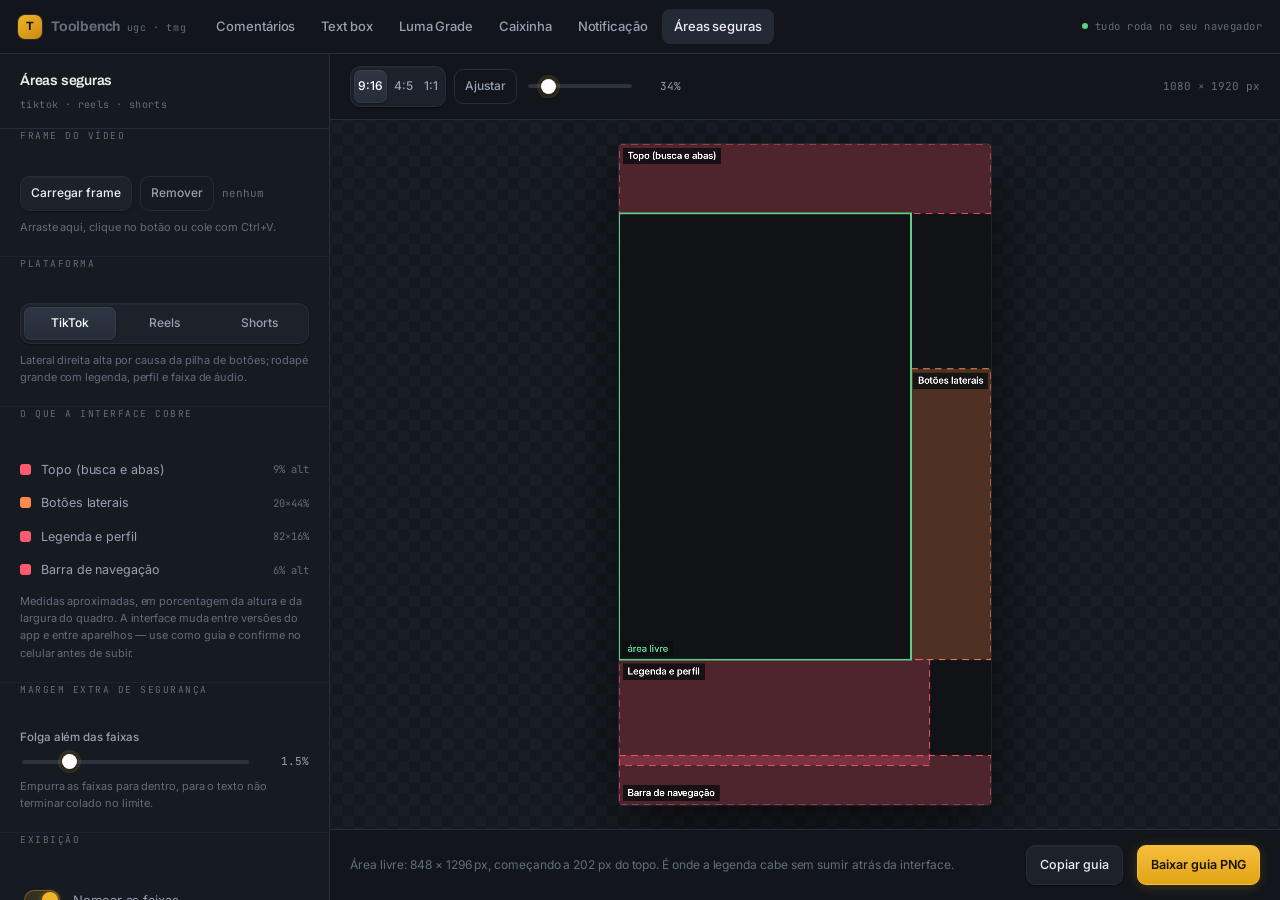
<file: public/safe-zones.html>
<!DOCTYPE html>
<html lang="pt-BR">
<head>
<meta charset="utf-8">
<meta name="viewport" content="width=device-width, initial-scale=1">
<title>Áreas seguras — Toolbench</title>
<meta name="description" content="Confere se a legenda cai atrás da interface do TikTok, Reels ou Shorts antes de exportar o vídeo.">
<link rel="preconnect" href="https://fonts.googleapis.com">
<link rel="preconnect" href="https://fonts.gstatic.com" crossorigin>
<link href="https://fonts.googleapis.com/css2?family=Archivo:wght@600;700&family=Inter:wght@400;500;600&family=JetBrains+Mono:wght@400;500&display=swap" rel="stylesheet">
<link rel="stylesheet" href="ui.css">
<style>
  .app{display:grid;grid-template-columns:330px 1fr;height:calc(100dvh - var(--topbar-h));min-height:0}

  .panel{background:var(--panel);border-right:1px solid var(--line);overflow-y:auto;overscroll-behavior:contain}
  .brand{
    display:flex;align-items:center;gap:11px;padding:15px 20px;
    border-bottom:1px solid var(--line);position:sticky;top:0;z-index:3;
    background:color-mix(in srgb, var(--panel) 90%, transparent);backdrop-filter:blur(14px);
  }
  .brand b{font-family:var(--disp);font-size:14px;font-weight:600;letter-spacing:-.015em}
  .brand span{font-family:var(--mono);font-size:10px;color:var(--ink-faint);letter-spacing:.04em}

  fieldset{border:0;margin:0;padding:18px 20px 20px;border-bottom:1px solid var(--line-soft)}
  legend{
    padding:0;font-family:var(--mono);font-size:9.5px;letter-spacing:.16em;
    text-transform:uppercase;color:var(--ink-faint);margin-bottom:14px;
  }
  label.f{display:block;margin-bottom:14px}
  label.f:last-child{margin-bottom:0}
  label.f > span{display:block;font-size:11.5px;font-weight:500;color:var(--ink-dim);margin-bottom:6px}

  .seg{display:flex;background:var(--panel-2);border:1px solid var(--line);border-radius:var(--r);padding:3px;gap:3px;box-shadow:var(--shadow-1)}
  .seg button{
    flex:1;background:transparent;border:0;color:var(--ink-dim);font:inherit;font-size:12px;
    font-weight:500;padding:7px 4px;border-radius:7px;cursor:pointer;white-space:nowrap;transition:background .14s,color .14s;
  }
  .seg button:hover{color:var(--ink)}
  .seg button[aria-pressed=true]{
    background:linear-gradient(#2E3644,#262D39);color:#fff;
    box-shadow:0 1px 2px rgba(0,0,0,.35),0 0 0 1px rgba(255,255,255,.05) inset;
  }

  .range{display:flex;align-items:center;gap:12px}
  input[type=range]{flex:1;appearance:none;-webkit-appearance:none;height:4px;border-radius:99px;background:#2B3240;outline:none;cursor:pointer}
  input[type=range]::-webkit-slider-thumb{
    -webkit-appearance:none;width:15px;height:15px;border-radius:50%;background:#fff;border:0;
    cursor:pointer;box-shadow:0 1px 4px rgba(0,0,0,.55),0 0 0 4px var(--accent-soft);
  }
  input[type=range]::-moz-range-thumb{width:15px;height:15px;border-radius:50%;background:#fff;border:0;cursor:pointer}
  .range output{font-family:var(--mono);font-size:11px;color:var(--ink-dim);min-width:46px;text-align:right}

  .check{display:flex;align-items:center;gap:10px;padding:7px 0;cursor:pointer;font-size:13px;color:var(--ink-dim);transition:color .14s}
  .check:hover{color:var(--ink)}
  .check input{
    appearance:none;width:36px;height:20px;border-radius:20px;background:#2B3240;position:relative;
    cursor:pointer;flex:none;transition:background .18s;box-shadow:0 1px 2px rgba(0,0,0,.35) inset;
  }
  .check input::after{
    content:"";position:absolute;top:2px;left:2px;width:16px;height:16px;border-radius:50%;
    background:#7E8697;transition:.18s cubic-bezier(.3,.7,.3,1);box-shadow:0 1px 2px rgba(0,0,0,.4);
  }
  .check input:checked{background:var(--accent-soft);box-shadow:0 0 0 1px rgba(240,180,41,.35) inset}
  .check input:checked::after{left:18px;background:var(--accent);box-shadow:0 1px 6px rgba(240,180,41,.5)}

  .file-row{display:flex;gap:8px;align-items:center}
  .file-row .name{flex:1;min-width:0;overflow:hidden;text-overflow:ellipsis;white-space:nowrap}
  .hint{font-size:11px;color:var(--ink-faint);line-height:1.55;margin:8px 0 0}

  .zone-list{display:flex;flex-direction:column;gap:2px}
  .zone-row{display:flex;align-items:center;gap:10px;padding:6px 0;font-size:12.5px;color:var(--ink-dim)}
  .zone-row .sw{width:11px;height:11px;border-radius:3px;flex:none}
  .zone-row .nm{flex:1;min-width:0;overflow:hidden;text-overflow:ellipsis;white-space:nowrap}
  .zone-row .pc{font-family:var(--mono);font-size:10.5px;color:var(--ink-faint)}

  /* ---------- palco ---------- */
  .stage{display:flex;flex-direction:column;min-width:0;min-height:0;background:var(--bg)}
  .stage-bar{display:flex;align-items:center;gap:8px;padding:12px 20px;border-bottom:1px solid var(--line);background:var(--bg-2);flex:none;flex-wrap:wrap}
  .stage-bar .spacer{flex:1}
  .meta{font-family:var(--mono);font-size:11px;color:var(--ink-faint)}
  .canvas-wrap{
    flex:1;min-height:0;overflow:auto;display:flex;padding:24px;
    /* flex + margin:auto no canvas centraliza SEM cortar o topo e a
       esquerda quando o zoom passa do tamanho da janela; grid com
       place-items:center corta. */
    background:repeating-conic-gradient(#191D25 0% 25%,#14181F 0% 50%) 50% / 22px 22px;
  }
  #preview{
    display:block;margin:auto;
    box-shadow:0 0 0 1px rgba(255,255,255,.07),0 22px 64px rgba(0,0,0,.6);border-radius:4px;
  }
  .zoom{display:flex;align-items:center;gap:9px;flex:none}
  .zoom input[type=range]{width:104px;flex:none}
  .zoom output{font-family:var(--mono);font-size:11px;color:var(--ink-dim);min-width:38px;text-align:right}
  .stage-foot{display:flex;align-items:center;gap:14px;padding:14px 20px;border-top:1px solid var(--line);background:var(--bg-2);flex:none;flex-wrap:wrap}
  .stage-foot .note{font-size:12px;color:var(--ink-faint);flex:1;min-width:220px;line-height:1.5}

  @media (max-width:980px){
    .app{grid-template-columns:1fr;height:auto}
    .panel{order:2;border-right:0;border-top:1px solid var(--line);overflow:visible}
    .stage{order:1}
    .canvas-wrap{min-height:52vh}
  }
</style>
</head>
<body data-tool="safezone">

<div id="topbar"></div>
<script src="shell.js"></script>

<div class="app">

  <aside class="panel">
    <div class="brand"><div><b>Áreas seguras</b><br><span>tiktok · reels · shorts</span></div></div>

    <fieldset>
      <legend>Frame do vídeo</legend>
      <div class="file-row">
        <button class="btn sm" type="button" id="pickBg">Carregar frame</button>
        <button class="btn sm ghost" type="button" id="clearBg">Remover</button>
        <span class="meta name" id="bgName">nenhum</span>
      </div>
      <input type="file" id="bgFile" accept="image/*" hidden>
      <p class="hint">Arraste aqui, clique no botão ou cole com Ctrl+V.</p>
    </fieldset>

    <fieldset>
      <legend>Plataforma</legend>
      <div class="seg" id="platform">
        <button type="button" data-v="tiktok">TikTok</button>
        <button type="button" data-v="reels">Reels</button>
        <button type="button" data-v="shorts">Shorts</button>
      </div>
      <p class="hint" id="platformNote"></p>
    </fieldset>

    <fieldset>
      <legend>O que a interface cobre</legend>
      <div class="zone-list" id="zoneList"></div>
      <p class="hint">Medidas aproximadas, em porcentagem da altura e da largura do quadro. A interface muda entre versões do app e entre aparelhos — use como guia e confirme no celular antes de subir.</p>
    </fieldset>

    <fieldset>
      <legend>Margem extra de segurança</legend>
      <label class="f" style="margin:0"><span>Folga além das faixas</span><div class="range"><input type="range" id="margin" min="0" max="8" step="0.5" value="1.5"><output id="marginOut">1.5%</output></div></label>
      <p class="hint">Empurra as faixas para dentro, para o texto não terminar colado no limite.</p>
    </fieldset>

    <fieldset style="border-bottom:0">
      <legend>Exibição</legend>
      <label class="check"><input type="checkbox" id="showLabels" checked> Nomear as faixas</label>
      <label class="check"><input type="checkbox" id="showGrid"> Grade de terços</label>
      <label class="check"><input type="checkbox" id="showCenter"> Eixo central</label>
      <label class="f" style="margin-top:12px"><span>Opacidade das faixas</span><div class="range"><input type="range" id="opacity" min="5" max="80" step="1" value="26"><output id="opacityOut">26%</output></div></label>
    </fieldset>
  </aside>

  <main class="stage">
    <div class="stage-bar">
      <div class="seg" id="ratio" style="flex:none">
        <button type="button" data-v="1080x1920">9:16</button>
        <button type="button" data-v="1080x1350">4:5</button>
        <button type="button" data-v="1080x1080">1:1</button>
      </div>
      <div class="zoom">
        <button class="btn ghost sm" type="button" id="zoomFit" title="Encaixar o quadro inteiro na tela">Ajustar</button>
        <input type="range" id="zoom" min="5" max="200" step="1" value="100" aria-label="Zoom do preview">
        <output id="zoomOut">100%</output>
      </div>
      <span class="spacer"></span>
      <span class="meta" id="dims">—</span>
    </div>

    <div class="canvas-wrap"><canvas id="preview"></canvas></div>

    <div class="stage-foot">
      <p class="note" id="safeInfo">A área livre é o retângulo sem faixa vermelha — é onde a legenda pode ficar sem risco de sumir atrás da interface.</p>
      <button class="btn" type="button" id="copyGuide">Copiar guia</button>
      <button class="btn primary" type="button" id="download">Baixar guia PNG</button>
    </div>
  </main>

</div>

<script>
(function(){
  "use strict";

  var $ = function(id){ return document.getElementById(id); };
  var cv = $('preview');
  var ctx = cv.getContext('2d');

  /* ------------------------------------------------------------------
     Faixas de interface, em fração do quadro (x, y, w, h a partir do
     canto superior esquerdo).

     São APROXIMAÇÕES medidas sobre capturas de tela dos apps em aparelho
     alto (proporção ~19.5:9). Cada app muda a interface com frequência e
     o recorte varia com o tamanho da tela, então isto é guia de trabalho,
     não especificação oficial. Para ajustar, mexa nos números aqui.
     ------------------------------------------------------------------ */
  var PLATFORMS = {
    tiktok: {
      nota: 'Lateral direita alta por causa da pilha de botões; rodapé grande com legenda, perfil e faixa de áudio.',
      zonas: [
        {nome:'Topo (busca e abas)',        x:0,    y:0,    w:1,    h:0.09,  cor:'#FF5A72'},
        {nome:'Botões laterais',            x:0.80, y:0.34, w:0.20, h:0.44,  cor:'#FF8A4C'},
        {nome:'Legenda e perfil',           x:0,    y:0.78, w:0.82, h:0.16,  cor:'#FF5A72'},
        {nome:'Barra de navegação',         x:0,    y:0.94, w:1,    h:0.06,  cor:'#FF5A72'}
      ]
    },
    reels: {
      nota: 'Rodapé um pouco mais alto que o do TikTok; a barra de progresso encosta na navegação.',
      zonas: [
        {nome:'Topo (título e câmera)',     x:0,    y:0,    w:1,    h:0.08,  cor:'#FF5A72'},
        {nome:'Botões laterais',            x:0.82, y:0.38, w:0.18, h:0.40,  cor:'#FF8A4C'},
        {nome:'Legenda, áudio e perfil',    x:0,    y:0.74, w:0.84, h:0.20,  cor:'#FF5A72'},
        {nome:'Barra de navegação',         x:0,    y:0.94, w:1,    h:0.06,  cor:'#FF5A72'}
      ]
    },
    shorts: {
      nota: 'Rodapé menor, mas a linha de inscrição e o título ocupam a base esquerda.',
      zonas: [
        {nome:'Topo (controles)',           x:0,    y:0,    w:1,    h:0.07,  cor:'#FF5A72'},
        {nome:'Botões laterais',            x:0.83, y:0.36, w:0.17, h:0.42,  cor:'#FF8A4C'},
        {nome:'Título e canal',             x:0,    y:0.76, w:0.83, h:0.16,  cor:'#FF5A72'},
        {nome:'Barra de navegação',         x:0,    y:0.92, w:1,    h:0.08,  cor:'#FF5A72'}
      ]
    }
  };

  var S = {
    platform:'tiktok', frameW:1080, frameH:1920,
    margin:1.5, opacity:26,
    showLabels:true, showGrid:false, showCenter:false
  };
  var bgImage = null;

  /* ---------- geometria ---------- */

  // Faixas já com a folga extra aplicada (empurrando para dentro do quadro).
  function zones(){
    var m = S.margin / 100;
    return PLATFORMS[S.platform].zonas.map(function(z){
      var out = {nome:z.nome, cor:z.cor, x:z.x, y:z.y, w:z.w, h:z.h};
      // A folga cresce a faixa para o lado do centro do quadro.
      if(z.y <= 0.001)            out.h = z.h + m;                        // encostada no topo
      else if(z.y + z.h >= 0.999){ out.y = z.y - m; out.h = z.h + m; }    // encostada na base
      if(z.x <= 0.001 && z.w < 0.999) out.w = z.w + m;                    // encostada à esquerda
      else if(z.x + z.w >= 0.999 && z.w < 0.999){ out.x = z.x - m; out.w = z.w + m; }
      return out;
    });
  }

  // Retângulo livre: parte das bordas para dentro até escapar das faixas que
  // atravessam o quadro inteiro (topo, base) e das colunas laterais.
  function safeRect(zs){
    var top = 0, bottom = 1, left = 0, right = 1;
    zs.forEach(function(z){
      var full = z.w >= 0.98;            // faixa horizontal de ponta a ponta
      var tall = z.h >= 0.30 && z.w < 0.5; // coluna de botões
      if(full){
        if(z.y <= 0.5) top = Math.max(top, z.y + z.h);
        else bottom = Math.min(bottom, z.y);
      } else if(tall){
        if(z.x > 0.5) right = Math.min(right, z.x);
        else left = Math.max(left, z.x + z.w);
      } else {
        // blocos de legenda: cortam por baixo
        if(z.y > 0.5) bottom = Math.min(bottom, z.y);
      }
    });
    return {x:left, y:top, w:Math.max(0, right - left), h:Math.max(0, bottom - top)};
  }

  /* ---------- desenho ---------- */

  function draw(c, W, H, opts){
    opts = opts || {};
    c.clearRect(0, 0, W, H);

    if(bgImage){
      var k = Math.max(W / bgImage.width, H / bgImage.height);
      var dw = bgImage.width * k, dh = bgImage.height * k;
      c.drawImage(bgImage, (W - dw)/2, (H - dh)/2, dw, dh);
    } else if(opts.solidBase){
      c.fillStyle = '#101216';
      c.fillRect(0, 0, W, H);
    }

    var zs = zones();
    var unit = Math.min(W, H);

    // faixas
    zs.forEach(function(z){
      c.save();
      c.globalAlpha = S.opacity / 100;
      c.fillStyle = z.cor;
      c.fillRect(z.x * W, z.y * H, z.w * W, z.h * H);
      c.restore();

      c.save();
      c.strokeStyle = z.cor;
      c.globalAlpha = 0.85;
      c.lineWidth = Math.max(1, unit * 0.003);
      c.setLineDash([unit * 0.018, unit * 0.014]);
      c.strokeRect(z.x * W, z.y * H, z.w * W, z.h * H);
      c.restore();
    });

    // área livre
    var safe = safeRect(zs);
    c.save();
    c.strokeStyle = '#5FD08A';
    c.lineWidth = Math.max(2, unit * 0.005);
    c.setLineDash([]);
    c.strokeRect(safe.x * W, safe.y * H, safe.w * W, safe.h * H);
    c.restore();

    if(S.showGrid){
      c.save();
      c.strokeStyle = 'rgba(255,255,255,.30)';
      c.lineWidth = Math.max(1, unit * 0.002);
      [1/3, 2/3].forEach(function(t){
        c.beginPath(); c.moveTo(t * W, 0); c.lineTo(t * W, H); c.stroke();
        c.beginPath(); c.moveTo(0, t * H); c.lineTo(W, t * H); c.stroke();
      });
      c.restore();
    }

    if(S.showCenter){
      c.save();
      c.strokeStyle = 'rgba(255,255,255,.45)';
      c.lineWidth = Math.max(1, unit * 0.002);
      c.setLineDash([unit * 0.02, unit * 0.02]);
      c.beginPath(); c.moveTo(W/2, 0); c.lineTo(W/2, H); c.stroke();
      c.beginPath(); c.moveTo(0, H/2); c.lineTo(W, H/2); c.stroke();
      c.restore();
    }

    if(S.showLabels){
      var fs = Math.max(11, unit * 0.026);
      c.save();
      c.font = '600 ' + fs + 'px Inter, sans-serif';
      c.textBaseline = 'top';
      zs.forEach(function(z){
        var label = z.nome;
        var zw = z.w * W;
        // Em faixas estreitas (a coluna de botões) a etiqueta no tamanho normal
        // vazava para fora e parecia estar marcando a área livre ao lado.
        // Aqui ela encolhe até caber dentro da própria faixa.
        var lfs = fs;
        c.font = '600 ' + lfs + 'px Inter, sans-serif';
        var tw = c.measureText(label).width;
        if(tw + lfs > zw){
          lfs = Math.max(fs * 0.58, lfs * (zw - fs * 0.6) / Math.max(1, tw + lfs));
          c.font = '600 ' + lfs + 'px Inter, sans-serif';
          tw = c.measureText(label).width;
        }
        var px = lfs * 0.5, py = lfs * 0.34;
        var bw = tw + px * 2, bh = lfs + py * 2;
        var bx = z.x * W + lfs * 0.4;
        var by = z.y * H + lfs * 0.4;
        // etiqueta de faixa colada na base sobe para dentro dela
        if(z.y + z.h >= 0.999) by = (z.y + z.h) * H - bh - lfs * 0.4;
        // nunca deixa a etiqueta passar da borda direita da faixa nem do quadro
        bx = Math.min(bx, (z.x + z.w) * W - bw - lfs * 0.3, W - bw - lfs * 0.3);
        bx = Math.max(bx, lfs * 0.3);

        c.fillStyle = 'rgba(12,14,18,.82)';
        c.fillRect(bx, by, bw, bh);
        c.fillStyle = '#FFFFFF';
        c.fillText(label, bx + px, by + py);
      });
      c.font = '600 ' + fs + 'px Inter, sans-serif';

      var sl = 'área livre';
      var slw = c.measureText(sl).width;
      c.fillStyle = 'rgba(12,14,18,.82)';
      c.fillRect(safe.x * W + fs * 0.4, (safe.y + safe.h) * H - fs * 1.9, slw + fs, fs * 1.5);
      c.fillStyle = '#5FD08A';
      c.fillText(sl, safe.x * W + fs * 0.9, (safe.y + safe.h) * H - fs * 1.62);
      c.restore();
    }

    return safe;
  }

  /* ---------- render ---------- */

  var pending = false;
  function render(){
    if(pending) return;
    pending = true;
    requestAnimationFrame(function(){
      pending = false;
      if(cv.width !== S.frameW || cv.height !== S.frameH){
        cv.width = S.frameW;
        cv.height = S.frameH;
        applyZoom();   // trocou de proporção: reencaixa na tela
      }
      var safe = draw(ctx, S.frameW, S.frameH, {solidBase:true});
      $('dims').textContent = S.frameW + ' × ' + S.frameH + ' px';
      $('safeInfo').textContent =
        'Área livre: ' + Math.round(safe.w * S.frameW) + ' × ' + Math.round(safe.h * S.frameH) +
        ' px, começando a ' + Math.round(safe.y * S.frameH) + ' px do topo. ' +
        'É onde a legenda cabe sem sumir atrás da interface.';
    });
  }

  function exportCanvas(){
    var off = document.createElement('canvas');
    off.width = S.frameW;
    off.height = S.frameH;
    draw(off.getContext('2d'), S.frameW, S.frameH, {solidBase:!bgImage});
    return off;
  }

  /* ---------- lista de faixas ---------- */
  function renderZoneList(){
    var host = $('zoneList');
    host.textContent = '';
    PLATFORMS[S.platform].zonas.forEach(function(z){
      var row = document.createElement('div');
      row.className = 'zone-row';

      var sw = document.createElement('span');
      sw.className = 'sw';
      sw.style.background = z.cor;

      var nm = document.createElement('span');
      nm.className = 'nm';
      nm.textContent = z.nome;

      var pc = document.createElement('span');
      pc.className = 'pc';
      pc.textContent = z.w >= 0.98
        ? Math.round(z.h * 100) + '% alt'
        : Math.round(z.w * 100) + '×' + Math.round(z.h * 100) + '%';

      row.append(sw, nm, pc);
      host.appendChild(row);
    });
    $('platformNote').textContent = PLATFORMS[S.platform].nota;
  }

  /* ---------- controles ---------- */
  function segSync(id, value){
    Array.prototype.forEach.call($(id).querySelectorAll('button'), function(b){
      b.setAttribute('aria-pressed', String(b.dataset.v === value));
    });
  }
  function bindSeg(id, onPick){
    $(id).addEventListener('click', function(e){
      var b = e.target.closest('button');
      if(!b || !b.dataset.v) return;
      segSync(id, b.dataset.v);
      onPick(b.dataset.v);
      render();
    });
  }

  bindSeg('platform', function(v){ S.platform = v; renderZoneList(); });
  bindSeg('ratio', function(v){
    var p = v.split('x');
    S.frameW = parseInt(p[0], 10);
    S.frameH = parseInt(p[1], 10);
  });

  [['margin','margin','%'], ['opacity','opacity','%']].forEach(function(r){
    var el = $(r[0]), out = $(r[0] + 'Out');
    el.addEventListener('input', function(){
      S[r[1]] = parseFloat(el.value);
      out.textContent = el.value + r[2];
      render();
    });
  });

  ['showLabels','showGrid','showCenter'].forEach(function(k){
    $(k).addEventListener('change', function(){ S[k] = this.checked; render(); });
  });

  /* ---------- frame ---------- */
  function setBg(file){
    Shell.loadImageFile(file).then(function(img){
      bgImage = img;
      $('bgName').textContent = file.name.length > 20 ? file.name.slice(0,18) + '…' : file.name;
      render();
    }).catch(function(){ Shell.toast('Não deu para abrir essa imagem.'); });
  }
  $('pickBg').addEventListener('click', function(){ $('bgFile').click(); });
  $('bgFile').addEventListener('change', function(){
    if(this.files[0]) setBg(this.files[0]);
    this.value = '';
  });
  $('clearBg').addEventListener('click', function(){
    bgImage = null;
    $('bgName').textContent = 'nenhum';
    render();
  });
  window.addEventListener('paste', function(e){
    var items = (e.clipboardData && e.clipboardData.items) || [];
    for(var i = 0; i < items.length; i++){
      if(items[i].type.indexOf('image/') === 0){ setBg(items[i].getAsFile()); break; }
    }
  });
  ['dragenter','dragover'].forEach(function(ev){
    document.addEventListener(ev, function(e){ e.preventDefault(); });
  });
  document.addEventListener('drop', function(e){
    e.preventDefault();
    if(e.dataTransfer && e.dataTransfer.files[0]) setBg(e.dataTransfer.files[0]);
  });

  /* ---------- exportar ---------- */
  $('download').addEventListener('click', function(){
    Shell.canvasBlob(exportCanvas()).then(function(b){
      Shell.saveBlob(b, 'areas-seguras-' + S.platform + '-' + S.frameW + 'x' + S.frameH + '.png');
      Shell.toast('Guia salvo.');
    }).catch(function(){ Shell.toast('Não foi possível gerar o PNG.'); });
  });

  $('copyGuide').addEventListener('click', function(){
    if(!navigator.clipboard || typeof ClipboardItem === 'undefined'){
      Shell.toast('Este navegador não copia imagens. Use “Baixar guia PNG”.');
      return;
    }
    Shell.canvasBlob(exportCanvas()).then(function(b){
      return navigator.clipboard.write([new ClipboardItem({'image/png': b})]);
    }).then(function(){ Shell.toast('Guia copiado.'); })
      .catch(function(){ Shell.toast('O navegador bloqueou a cópia. Use o botão de baixar.'); });
  });


  /* =================== zoom do preview =================== */
  // O canvas tem o tamanho real do quadro (1080×1920, por exemplo), que não
  // cabe na tela de um notebook. Aqui o tamanho de EXIBIÇÃO é controlado por
  // CSS; os pixels do canvas e do PNG exportado não mudam.
  var wrapEl = document.querySelector('.canvas-wrap');
  var zoomMode = 'fit';   // 'fit' acompanha a janela; 'manual' respeita o slider
  var zoomPct = 100;

  // Maior zoom em que o quadro inteiro ainda cabe na área visível.
  function fitPct(){
    var folga = 48;
    var w = Math.max(120, wrapEl.clientWidth - folga);
    var h = Math.max(120, wrapEl.clientHeight - folga);
    return Math.min(w / S.frameW, h / S.frameH) * 100;
  }

  function applyZoom(){
    var pct = zoomMode === 'fit' ? fitPct() : zoomPct;
    pct = Math.min(200, Math.max(5, pct));
    cv.style.width = (S.frameW * pct / 100) + 'px';
    cv.style.height = (S.frameH * pct / 100) + 'px';
    var r = Math.round(pct);
    if(document.activeElement !== $('zoom')) $('zoom').value = r;
    $('zoomOut').textContent = r + '%';
  }

  $('zoom').addEventListener('input', function(){
    zoomMode = 'manual';
    zoomPct = parseFloat(this.value);
    applyZoom();
  });
  $('zoomFit').addEventListener('click', function(){
    zoomMode = 'fit';
    applyZoom();
  });

  var resizeTick = false;
  window.addEventListener('resize', function(){
    if(zoomMode !== 'fit' || resizeTick) return;
    resizeTick = true;
    requestAnimationFrame(function(){ resizeTick = false; applyZoom(); });
  });

  /* ---------- boot ---------- */
  segSync('platform', S.platform);
  segSync('ratio', S.frameW + 'x' + S.frameH);
  renderZoneList();
  render();
  applyZoom();
  if(document.fonts && document.fonts.ready) document.fonts.ready.then(render);
})();
</script>
</body>
</html>
</file>
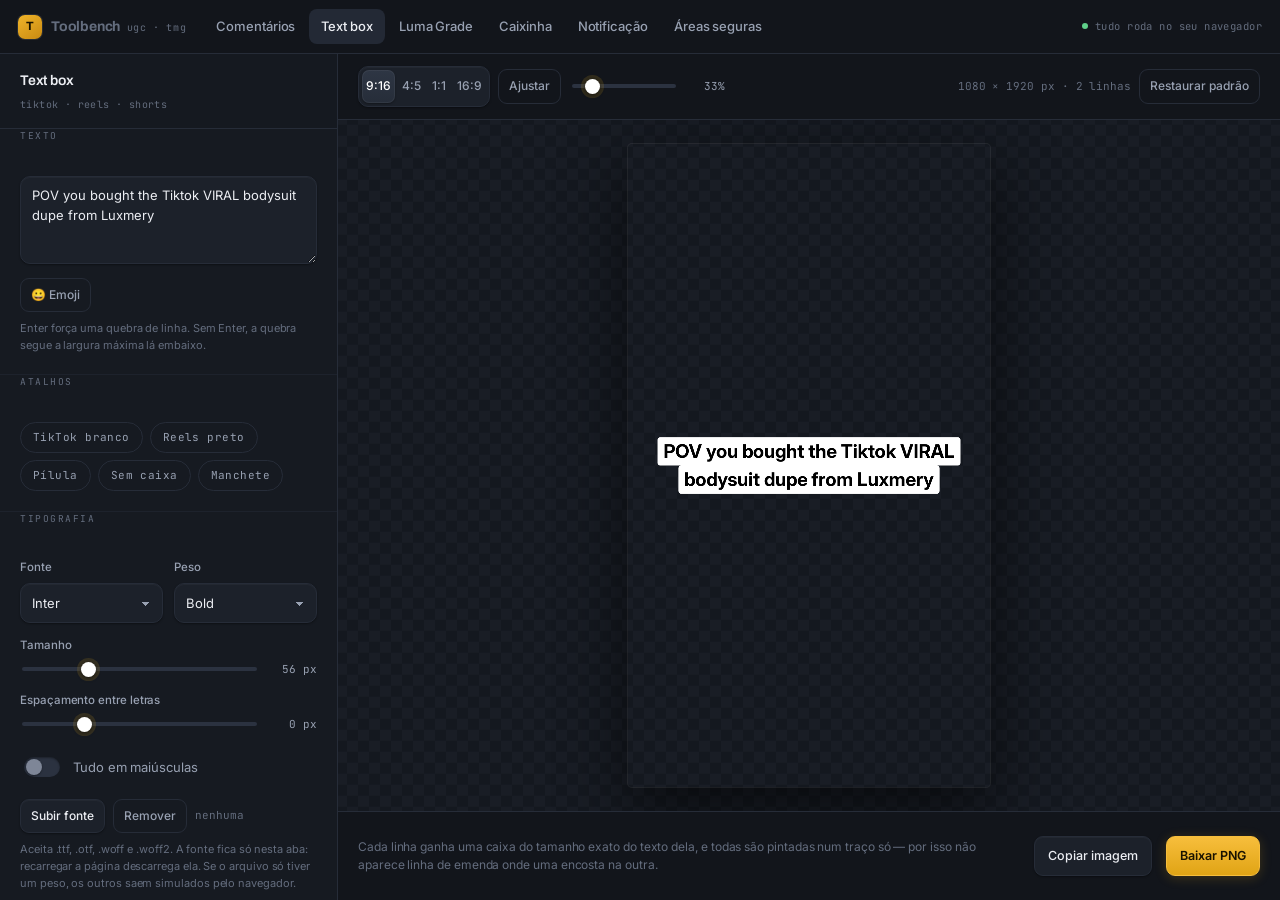
<file: public/textbox.html>
<!DOCTYPE html>
<html lang="pt-BR">
<head>
<meta charset="utf-8">
<meta name="viewport" content="width=device-width, initial-scale=1">
<title>Gerador de text box — Toolbench</title>
<meta name="description" content="Legenda estilo TikTok e Reels: uma caixa por linha, com largura própria e sem emenda entre elas.">
<link rel="preconnect" href="https://fonts.googleapis.com">
<link rel="preconnect" href="https://fonts.gstatic.com" crossorigin>
<link href="https://fonts.googleapis.com/css2?family=Archivo:wght@600;700&family=Anton&family=Archivo+Black&family=EB+Garamond:ital,wght@0,400;0,500;0,600;0,700;0,800;1,400;1,600&family=Inter:wght@400;500;600;700;800;900&family=JetBrains+Mono:wght@400;500&family=Montserrat:wght@600;700;800;900&family=Poppins:wght@600;700;800&display=swap" rel="stylesheet">
<link rel="stylesheet" href="ui.css">
<style>
  .app{display:grid;grid-template-columns:338px 1fr;height:calc(100dvh - var(--topbar-h));min-height:0}

  .panel{background:var(--panel);border-right:1px solid var(--line);overflow-y:auto;overscroll-behavior:contain}
  .brand{
    display:flex;align-items:center;gap:11px;padding:15px 20px;
    border-bottom:1px solid var(--line);position:sticky;top:0;z-index:3;
    background:color-mix(in srgb, var(--panel) 90%, transparent);backdrop-filter:blur(14px);
  }
  .brand b{font-family:var(--disp);font-size:14px;font-weight:600;letter-spacing:-.015em}
  .brand span{font-family:var(--mono);font-size:10px;color:var(--ink-faint);letter-spacing:.04em}

  fieldset{border:0;margin:0;padding:18px 20px 20px;border-bottom:1px solid var(--line-soft)}
  legend{
    padding:0;font-family:var(--mono);font-size:9.5px;letter-spacing:.16em;
    text-transform:uppercase;color:var(--ink-faint);margin-bottom:14px;
  }
  label.f{display:block;margin-bottom:14px}
  label.f:last-child{margin-bottom:0}
  label.f > span{display:block;font-size:11.5px;font-weight:500;color:var(--ink-dim);margin-bottom:6px}

  input[type=text],textarea,select{
    width:100%;background:var(--panel-2);border:1px solid var(--line);color:var(--ink);
    border-radius:var(--r);padding:9px 11px;font:inherit;font-size:13px;outline:none;
    box-shadow:var(--shadow-1);transition:border-color .14s,box-shadow .14s,background .14s;
  }
  input[type=text]:hover,textarea:hover,select:hover{border-color:var(--line-strong)}
  input[type=text]:focus,textarea:focus,select:focus{
    border-color:var(--focus);background:var(--panel-3);box-shadow:0 0 0 3px rgba(124,140,255,.16);
  }
  textarea{resize:vertical;min-height:88px;line-height:1.5}
  select{
    appearance:none;cursor:pointer;padding-right:30px;
    background-image:linear-gradient(45deg,transparent 50%,var(--ink-dim) 50%),linear-gradient(135deg,var(--ink-dim) 50%,transparent 50%);
    background-position:calc(100% - 16px) calc(50% + 1px),calc(100% - 12px) calc(50% + 1px);
    background-size:4px 4px;background-repeat:no-repeat;
  }
  .row2{display:grid;grid-template-columns:1fr 1fr;gap:11px}

  .seg{display:flex;background:var(--panel-2);border:1px solid var(--line);border-radius:var(--r);padding:3px;gap:3px;box-shadow:var(--shadow-1)}
  .seg button{
    flex:1;background:transparent;border:0;color:var(--ink-dim);font:inherit;font-size:12px;
    font-weight:500;padding:7px 4px;border-radius:7px;cursor:pointer;white-space:nowrap;
    transition:background .14s,color .14s;
  }
  .seg button:hover{color:var(--ink)}
  .seg button[aria-pressed=true]{
    background:linear-gradient(#2E3644,#262D39);color:#fff;
    box-shadow:0 1px 2px rgba(0,0,0,.35),0 0 0 1px rgba(255,255,255,.05) inset;
  }

  .range{display:flex;align-items:center;gap:12px}
  input[type=range]{
    flex:1;appearance:none;-webkit-appearance:none;height:4px;border-radius:99px;
    background:#2B3240;outline:none;cursor:pointer;
  }
  input[type=range]::-webkit-slider-thumb{
    -webkit-appearance:none;width:15px;height:15px;border-radius:50%;background:#fff;border:0;
    cursor:pointer;box-shadow:0 1px 4px rgba(0,0,0,.55),0 0 0 4px var(--accent-soft);
  }
  input[type=range]::-moz-range-thumb{width:15px;height:15px;border-radius:50%;background:#fff;border:0;cursor:pointer}
  .range output{font-family:var(--mono);font-size:11px;color:var(--ink-dim);min-width:46px;text-align:right}

  input[type=color]{
    width:36px;height:36px;padding:0;border:1px solid var(--line);border-radius:9px;
    background:var(--panel-2);cursor:pointer;flex:none;
  }
  input[type=color]::-webkit-color-swatch-wrapper{padding:3px}
  input[type=color]::-webkit-color-swatch{border:0;border-radius:6px}
  .color-pair{display:flex;align-items:center;gap:9px;font-size:12.5px;color:var(--ink-dim)}

  .check{display:flex;align-items:center;gap:10px;padding:7px 0;cursor:pointer;font-size:13px;color:var(--ink-dim);transition:color .14s}
  .check:hover{color:var(--ink)}
  .check input{
    appearance:none;width:36px;height:20px;border-radius:20px;background:#2B3240;position:relative;
    cursor:pointer;flex:none;transition:background .18s;box-shadow:0 1px 2px rgba(0,0,0,.35) inset;
  }
  .check input::after{
    content:"";position:absolute;top:2px;left:2px;width:16px;height:16px;border-radius:50%;
    background:#7E8697;transition:.18s cubic-bezier(.3,.7,.3,1);box-shadow:0 1px 2px rgba(0,0,0,.4);
  }
  .check input:checked{background:var(--accent-soft);box-shadow:0 0 0 1px rgba(240,180,41,.35) inset}
  .check input:checked::after{left:18px;background:var(--accent);box-shadow:0 1px 6px rgba(240,180,41,.5)}

  .chips{display:flex;flex-wrap:wrap;gap:7px}
  .chip{
    font-family:var(--mono);font-size:11px;letter-spacing:.04em;color:var(--ink-dim);
    background:transparent;border:1px solid var(--line);border-radius:99px;padding:6px 12px;
    cursor:pointer;transition:all .12s;
  }
  .chip:hover{color:var(--ink);border-color:var(--line-strong)}

  .emoji-wrap{position:relative}
  .emoji-pop{
    position:absolute;z-index:20;left:0;right:0;top:calc(100% + 6px);
    background:var(--panel-2);border:1px solid var(--line-strong);border-radius:12px;
    box-shadow:0 18px 44px rgba(0,0,0,.6);padding:10px;display:none;
  }
  .emoji-pop.on{display:block}
  .emoji-tabs{display:flex;gap:3px;margin-bottom:9px;overflow-x:auto;scrollbar-width:none}
  .emoji-tabs::-webkit-scrollbar{display:none}
  .emoji-tabs button{
    flex:none;background:transparent;border:0;border-radius:7px;cursor:pointer;
    font-size:15px;line-height:1;padding:6px 8px;opacity:.55;transition:background .12s,opacity .12s;
  }
  .emoji-tabs button:hover{opacity:1;background:var(--panel-3)}
  .emoji-tabs button[aria-pressed=true]{opacity:1;background:var(--panel-3);box-shadow:0 0 0 1px var(--line-strong) inset}
  .emoji-grid{
    display:grid;grid-template-columns:repeat(8,1fr);gap:2px;
    max-height:186px;overflow-y:auto;overscroll-behavior:contain;
  }
  .emoji-grid button{
    background:transparent;border:0;border-radius:7px;cursor:pointer;
    font-size:19px;line-height:1;padding:5px 0;transition:background .1s;
    font-family:"Apple Color Emoji","Segoe UI Emoji","Noto Color Emoji","Twemoji Mozilla",sans-serif;
  }
  .emoji-grid button:hover{background:var(--panel-3)}
  .emoji-empty{color:var(--ink-faint);font-size:11.5px;padding:14px 4px;text-align:center}

  .file-row{display:flex;gap:8px;align-items:center}
  .file-row .name{flex:1;min-width:0;overflow:hidden;text-overflow:ellipsis;white-space:nowrap}
  .hint{font-size:11px;color:var(--ink-faint);line-height:1.55;margin:8px 0 0}

  /* ---------- palco ---------- */
  .stage{display:flex;flex-direction:column;min-width:0;min-height:0;background:var(--bg)}
  .stage-bar{
    display:flex;align-items:center;gap:8px;padding:12px 20px;
    border-bottom:1px solid var(--line);background:var(--bg-2);flex:none;flex-wrap:wrap;
  }
  .stage-bar .spacer{flex:1}
  .meta{font-family:var(--mono);font-size:11px;color:var(--ink-faint)}
  .canvas-wrap{
    flex:1;min-height:0;overflow:auto;display:flex;padding:24px;
    /* flex + margin:auto no canvas centraliza SEM cortar o topo e a
       esquerda quando o zoom passa do tamanho da janela; grid com
       place-items:center corta. */
    background:
      repeating-conic-gradient(#191D25 0% 25%,#14181F 0% 50%) 50% / 22px 22px;
  }
  #preview{
    display:block;margin:auto;
    box-shadow:0 0 0 1px rgba(255,255,255,.07),0 22px 64px rgba(0,0,0,.6);border-radius:4px;
  }
  .zoom{display:flex;align-items:center;gap:9px;flex:none}
  .zoom input[type=range]{width:104px;flex:none}
  .zoom output{font-family:var(--mono);font-size:11px;color:var(--ink-dim);min-width:38px;text-align:right}
  .stage-foot{
    display:flex;align-items:center;gap:14px;padding:14px 20px;
    border-top:1px solid var(--line);background:var(--bg-2);flex:none;flex-wrap:wrap;
  }
  .stage-foot .note{font-size:12px;color:var(--ink-faint);flex:1;min-width:220px;line-height:1.5}

  @media (max-width:980px){
    .app{grid-template-columns:1fr;height:auto}
    .panel{order:2;border-right:0;border-top:1px solid var(--line);overflow:visible}
    .stage{order:1}
    .canvas-wrap{min-height:52vh}
  }
</style>
</head>
<body data-tool="textbox">

<div id="topbar"></div>
<script src="shell.js"></script>

<div class="app">

  <aside class="panel">
    <div class="brand"><div><b>Text box</b><br><span>tiktok · reels · shorts</span></div></div>

    <fieldset>
      <legend>Texto</legend>
      <div class="emoji-wrap">
        <textarea id="text" spellcheck="false" aria-label="Texto da legenda"></textarea>
        <div class="file-row" style="margin-top:8px">
          <button class="btn sm ghost" type="button" id="emojiBtn" aria-expanded="false">😀 Emoji</button>
        </div>
        <div class="emoji-pop" id="emojiPop" role="dialog" aria-label="Escolher emoji">
          <div class="emoji-tabs" id="emojiTabs"></div>
          <div class="emoji-grid" id="emojiGrid"></div>
        </div>
      </div>
      <p class="hint">Enter força uma quebra de linha. Sem Enter, a quebra segue a largura máxima lá embaixo.</p>
    </fieldset>

    <fieldset>
      <legend>Atalhos</legend>
      <div class="chips" id="presets"></div>
    </fieldset>

    <fieldset>
      <legend>Tipografia</legend>
      <div class="row2" style="margin-bottom:14px">
        <label class="f" style="margin:0"><span>Fonte</span>
          <select id="fontFamily">
            <option value="Inter">Inter</option>
            <option value="Archivo Black">Archivo Black</option>
            <option value="Anton">Anton</option>
            <option value="EB Garamond">EB Garamond</option>
            <option value="Montserrat">Montserrat</option>
            <option value="Poppins">Poppins</option>
            <option value="Arial">Arial (sistema)</option>
          </select>
        </label>
        <label class="f" style="margin:0"><span>Peso</span>
          <select id="fontWeight">
            <option value="400">Normal</option>
            <option value="600">Semibold</option>
            <option value="700">Bold</option>
            <option value="800">Extrabold</option>
            <option value="900">Black</option>
          </select>
        </label>
      </div>
      <label class="f"><span>Tamanho</span><div class="range"><input type="range" id="fontSize" min="18" max="160" step="1"><output id="fontSizeOut"></output></div></label>
      <label class="f"><span>Espaçamento entre letras</span><div class="range"><input type="range" id="tracking" min="-4" max="12" step="0.5"><output id="trackingOut"></output></div></label>
      <label class="check"><input type="checkbox" id="uppercase"> Tudo em maiúsculas</label>
      <div class="file-row" style="margin-top:12px">
        <button class="btn sm" type="button" id="pickFont">Subir fonte</button>
        <button class="btn sm ghost" type="button" id="clearFont">Remover</button>
        <span class="meta name" id="fontName">nenhuma</span>
      </div>
      <input type="file" id="fontFile" accept=".ttf,.otf,.woff,.woff2" hidden>
      <p class="hint">Aceita .ttf, .otf, .woff e .woff2. A fonte fica só nesta aba: recarregar a página descarrega ela. Se o arquivo só tiver um peso, os outros saem simulados pelo navegador.</p>
    </fieldset>

    <fieldset>
      <legend>Marca-texto</legend>
      <label class="f"><span>Trecho a destacar</span><input type="text" id="hl" placeholder="cole ou selecione no texto acima"></label>
      <div class="file-row" style="margin:-6px 0 14px">
        <button class="btn sm ghost" type="button" id="hlFromSel">Usar seleção</button>
        <button class="btn sm ghost" type="button" id="hlClear">Limpar</button>
      </div>
      <div class="color-pair" style="margin-bottom:14px"><input type="color" id="hlColor"><span>Cor do marcador</span></div>
      <label class="f"><span>Opacidade</span><div class="range"><input type="range" id="hlAlpha" min="5" max="100" step="1"><output id="hlAlphaOut"></output></div></label>
      <label class="f"><span>Espessura do traço</span><div class="range"><input type="range" id="hlSize" min="60" max="160" step="1"><output id="hlSizeOut"></output></div></label>
      <label class="f" style="margin:0"><span>Irregularidade</span><div class="range"><input type="range" id="hlWobble" min="0" max="100" step="1"><output id="hlWobbleOut"></output></div></label>
      <p class="hint">O traço fica atrás do texto e à frente da caixa. Funciona igual no modo sem caixa.</p>
    </fieldset>

    <fieldset>
      <legend>Cores</legend>
      <div class="row2">
        <div class="color-pair"><input type="color" id="textColor"><span>Texto</span></div>
        <div class="color-pair"><input type="color" id="boxColor"><span>Caixa</span></div>
      </div>
      <label class="f" style="margin-top:14px"><span>Opacidade da caixa</span><div class="range"><input type="range" id="boxOpacity" min="0" max="100" step="1"><output id="boxOpacityOut"></output></div></label>
      <label class="f" style="margin:0"><span>Sombra atrás do bloco</span><div class="range"><input type="range" id="shadow" min="0" max="60" step="1"><output id="shadowOut"></output></div></label>
    </fieldset>

    <fieldset>
      <legend>Caixa</legend>
      <label class="f"><span>Arredondamento</span><div class="range"><input type="range" id="radius" min="0" max="60" step="1"><output id="radiusOut"></output></div></label>
      <label class="f"><span>Respiro nas laterais</span><div class="range"><input type="range" id="padX" min="0" max="90" step="1"><output id="padXOut"></output></div></label>
      <label class="f"><span>Respiro em cima e embaixo</span><div class="range"><input type="range" id="padY" min="0" max="60" step="1"><output id="padYOut"></output></div></label>
      <label class="f" style="margin:0"><span>Espaço entre as linhas</span><div class="range"><input type="range" id="lineGap" min="-8" max="60" step="1"><output id="lineGapOut"></output></div></label>
      <p class="hint">Em 0 as caixas encostam sem emenda e sem cobrir o texto da linha vizinha — o ajuste que no Premiere precisa ser feito linha por linha.</p>
    </fieldset>

    <fieldset>
      <legend>Quebra e alinhamento</legend>
      <label class="f"><span>Largura máxima do texto</span><div class="range"><input type="range" id="maxWidthPct" min="25" max="100" step="1"><output id="maxWidthPctOut"></output></div></label>
      <label class="f" style="margin:0"><span>Alinhamento das caixas</span>
        <div class="seg" id="align">
          <button type="button" data-v="left">Esquerda</button>
          <button type="button" data-v="center">Centro</button>
          <button type="button" data-v="right">Direita</button>
        </div>
      </label>
    </fieldset>

    <fieldset>
      <legend>Posição no quadro</legend>
      <label class="f"><span>Horizontal</span><div class="range"><input type="range" id="posX" min="0" max="100" step="0.5"><output id="posXOut"></output></div></label>
      <label class="f" style="margin:0"><span>Vertical</span><div class="range"><input type="range" id="posY" min="0" max="100" step="0.5"><output id="posYOut"></output></div></label>
      <p class="hint">Também dá para arrastar o bloco direto no preview.</p>
    </fieldset>

    <fieldset style="border-bottom:0">
      <legend>Frame de referência</legend>
      <div class="file-row">
        <button class="btn sm" type="button" id="pickBg">Carregar frame</button>
        <button class="btn sm ghost" type="button" id="clearBg">Remover</button>
        <span class="meta name" id="bgName">nenhum</span>
      </div>
      <input type="file" id="bgFile" accept="image/*" hidden>
      <label class="check" style="margin-top:6px"><input type="checkbox" id="safeZones"> Mostrar áreas de interface</label>
      <p class="hint">O frame serve só para posicionar — ele nunca entra no PNG exportado.</p>
    </fieldset>
  </aside>

  <main class="stage">
    <div class="stage-bar">
      <div class="seg" id="ratio" style="flex:none">
        <button type="button" data-v="1080x1920">9:16</button>
        <button type="button" data-v="1080x1350">4:5</button>
        <button type="button" data-v="1080x1080">1:1</button>
        <button type="button" data-v="1920x1080">16:9</button>
      </div>
      <div class="zoom">
        <button class="btn ghost sm" type="button" id="zoomFit" title="Encaixar o quadro inteiro na tela">Ajustar</button>
        <input type="range" id="zoom" min="5" max="200" step="1" value="100" aria-label="Zoom do preview">
        <output id="zoomOut">100%</output>
      </div>
      <span class="spacer"></span>
      <span class="meta" id="dims">—</span>
      <button class="btn ghost sm" type="button" id="reset">Restaurar padrão</button>
    </div>

    <div class="canvas-wrap"><canvas id="preview"></canvas></div>

    <div class="stage-foot">
      <p class="note">Cada linha ganha uma caixa do tamanho exato do texto dela, e todas são pintadas num traço só — por isso não aparece linha de emenda onde uma encosta na outra.</p>
      <button class="btn" type="button" id="copy">Copiar imagem</button>
      <button class="btn primary" type="button" id="download">Baixar PNG</button>
    </div>
  </main>

</div>

<script>
(function(){
  "use strict";

  var $ = function(id){ return document.getElementById(id); };
  var cv = $('preview');
  var ctx = cv.getContext('2d');

  var DEFAULTS = {
    text:'POV you bought the Tiktok VIRAL bodysuit dupe from Luxmery',
    fontFamily:'Inter', fontWeight:'700', fontSize:56, tracking:0, uppercase:false,
    textColor:'#000000', boxColor:'#FFFFFF', boxOpacity:100, shadow:0,
    hlText:'', hlColor:'#FFE14D', hlAlpha:86, hlSize:105, hlWobble:45,
    radius:8, padX:18, padY:8, lineGap:0,
    maxWidthPct:82, align:'center',
    posX:50, posY:50,
    frameW:1080, frameH:1920,
    safeZones:false
  };

  // Preferências de estilo ficam salvas; o texto e o frame não.
  var PREFS = Shell.store('textbox');
  // hlText é conteúdo, como o texto: não faz sentido voltar na próxima sessão.
  var NO_PERSIST = {text:1, hlText:1, frameW:1, frameH:1, safeZones:1};

  var S = Object.assign({}, DEFAULTS);
  (function restore(){
    var saved = PREFS.get(null);
    if(!saved || typeof saved !== 'object') return;
    Object.keys(DEFAULTS).forEach(function(k){
      if(NO_PERSIST[k]) return;
      if(saved[k] !== undefined && typeof saved[k] === typeof DEFAULTS[k]) S[k] = saved[k];
    });
  })();
  // A fonte própria vive só na sessão. Se a preferência salva apontar para ela
  // (ou para qualquer família que saiu da lista), volta para o padrão em vez de
  // desenhar com fallback silencioso.
  function validarFonte(){
    var existe = Array.prototype.some.call(
      document.getElementById('fontFamily').options,
      function(o){ return o.value === S.fontFamily; }
    );
    if(!existe) S.fontFamily = DEFAULTS.fontFamily;
  }

  function savePrefs(){
    var out = {};
    Object.keys(DEFAULTS).forEach(function(k){ if(!NO_PERSIST[k]) out[k] = S[k]; });
    PREFS.set(out);
  }

  var bgImage = null;

  var PRESETS = {
    'TikTok branco': {boxColor:'#FFFFFF', textColor:'#000000', boxOpacity:100, radius:8, padX:18, padY:8, fontFamily:'Inter', fontWeight:'700'},
    'Reels preto':   {boxColor:'#000000', textColor:'#FFFFFF', boxOpacity:100, radius:8, padX:20, padY:10, fontFamily:'Inter', fontWeight:'600'},
    'Pílula':        {radius:60, padX:30, padY:12, lineGap:4},
    'Sem caixa':     {boxOpacity:0, textColor:'#FFFFFF', shadow:26},
    'Manchete':      {fontFamily:'Anton', fontWeight:'400', uppercase:true, tracking:0.5, padX:22, padY:10}
  };

  /* =================== medição e layout =================== */

  // A pilha termina nas fontes de emoji coloridas de propósito. Sem elas o
  // navegador escolhe uma fonte de símbolos monocromática para emojis cuja
  // apresentação padrão é TEXTO (🛡, ❤, ✈ e outros), e eles saem em preto.
  function fontSpec(){
    return S.fontWeight + ' ' + S.fontSize + 'px "' + S.fontFamily + '", "Apple Color Emoji","Segoe UI Emoji","Noto Color Emoji","Twemoji Mozilla", sans-serif';
  }
  // Array.from corta por PONTO DE CÓDIGO, e emoji quase nunca é um ponto só:
  // 🛡️ é escudo + seletor de cor, 👍🏽 é polegar + tom de pele, 👨‍👩‍👧 são cinco
  // pontos unidos. Separando, o seletor não se aplica a nada e o emoji sai em
  // preto ou desmontado. Intl.Segmenter agrupa o que o usuário vê como um
  // caractere só.
  var segmentador = (typeof Intl !== 'undefined' && Intl.Segmenter)
    ? new Intl.Segmenter('pt', {granularity:'grapheme'})
    : null;

  function grafemas(str){
    if(segmentador){
      return Array.from(segmentador.segment(str), function(s){ return s.segment; });
    }
    return Array.from(str);   // navegador antigo: pior, mas não quebra
  }

  function displayText(){
    return S.uppercase ? S.text.toLocaleUpperCase('pt-BR') : S.text;
  }

  // Com tracking, o texto é desenhado caractere a caractere; a medição precisa
  // somar do mesmo jeito, senão a largura da caixa não bate com o texto dentro
  // dela (a soma dos caracteres difere de measureText da string inteira por
  // causa de kerning e ligaduras).
  function measure(c, str){
    if(!str) return 0;
    if(!S.tracking) return c.measureText(str).width;
    var chars = grafemas(str), w = 0, i;
    for(i = 0; i < chars.length; i++) w += c.measureText(chars[i]).width + S.tracking;
    return w - S.tracking;
  }

  function wrapParagraph(c, paragraph, maxW){
    var words = paragraph.split(/\s+/).filter(function(w){ return w.length; });
    if(!words.length) return [];
    var lines = [], current = words[0], i, test;
    for(i = 1; i < words.length; i++){
      test = current + ' ' + words[i];
      if(measure(c, test) <= maxW) current = test;
      else { lines.push(current); current = words[i]; }
    }
    lines.push(current);
    return lines;
  }

  function computeLines(c, frameW){
    c.font = fontSpec();
    var maxW = frameW * (S.maxWidthPct / 100);
    var paragraphs = displayText().split('\n');
    var lines = [];
    paragraphs.forEach(function(p){
      var t = p.trim();
      if(!t){ return; }
      lines = lines.concat(wrapParagraph(c, t, maxW));
    });
    return lines.length ? lines : [''];
  }

  function layout(c, lines){
    var lineH = S.fontSize * 1.22;
    var boxes = lines.map(function(line){
      return { line:line, w:measure(c, line) + S.padX * 2, h:lineH + S.padY * 2 };
    });
    var blockW = boxes.reduce(function(m, b){ return Math.max(m, b.w); }, 0);
    var blockH = boxes.reduce(function(s, b){ return s + b.h; }, 0) + S.lineGap * (boxes.length - 1);
    var y = 0;
    boxes.forEach(function(b){ b.y = y; y += b.h + S.lineGap; });
    return { boxes:boxes, blockW:blockW, blockH:blockH };
  }

  /* =================== desenho =================== */

  function rgba(hex, opacityPct){
    var h = String(hex).replace('#','');
    if(h.length === 3) h = h[0]+h[0]+h[1]+h[1]+h[2]+h[2];
    var r = parseInt(h.slice(0,2),16) || 0,
        g = parseInt(h.slice(2,4),16) || 0,
        b = parseInt(h.slice(4,6),16) || 0;
    return 'rgba(' + r + ',' + g + ',' + b + ',' + (opacityPct/100) + ')';
  }

  // Camada auxiliar para compor o texto antes de projetar a sombra.
  // Reaproveitada entre desenhos para não alocar um canvas por quadro.
  var camadaCv = null, camadaCtx = null;
  function camadaTexto(W, H){
    if(!camadaCv){
      camadaCv = document.createElement('canvas');
      camadaCtx = camadaCv.getContext('2d');
    }
    if(camadaCv.width !== W || camadaCv.height !== H){
      camadaCv.width = W;          // redimensionar já limpa o canvas
      camadaCv.height = H;
    } else {
      camadaCtx.clearRect(0, 0, W, H);
    }
    return camadaCtx;
  }

  function addRoundRect(c, x, y, w, h, r){
    r = Math.max(0, Math.min(r, w/2, h/2));
    c.moveTo(x + r, y);
    c.arcTo(x + w, y,     x + w, y + h, r);
    c.arcTo(x + w, y + h, x,     y + h, r);
    c.arcTo(x,     y + h, x,     y,     r);
    c.arcTo(x,     y,     x + w, y,     r);
    c.closePath();
  }

  // fillText não aplica letter-spacing de forma consistente entre navegadores,
  // então cada caractere é posicionado manualmente.
  function drawTracked(c, str, x, y){
    if(!S.tracking){ c.fillText(str, x, y); return; }
    var chars = grafemas(str), cx = x, i;
    for(i = 0; i < chars.length; i++){
      c.fillText(chars[i], cx, y);
      cx += c.measureText(chars[i]).width + S.tracking;
    }
  }

  function drawSafeZones(c, W, H){
    // Faixas aproximadas onde a interface do app costuma cobrir o vídeo.
    // Servem de guia visual; ajuste fino sempre vale conferir no aparelho.
    var zones = [
      {x:0,     y:0,       w:1,    h:0.13, label:'topo'},
      {x:0,     y:0.82,    w:1,    h:0.18, label:'legenda / perfil'},
      {x:0.80,  y:0.28,    w:0.20, h:0.52, label:'botões laterais'}
    ];
    c.save();
    c.fillStyle = 'rgba(240,90,90,.16)';
    c.strokeStyle = 'rgba(240,90,90,.55)';
    c.lineWidth = Math.max(1, W * 0.002);
    c.setLineDash([W * 0.012, W * 0.012]);
    zones.forEach(function(z){
      var x = z.x * W, y = z.y * H, w = z.w * W, h = z.h * H;
      c.fillRect(x, y, w, h);
      c.strokeRect(x, y, w, h);
    });
    c.restore();
  }

  // drawBg/drawGuides ficam desligados na exportação — o PNG sai só com o texto.
  function drawScene(c, W, H, opts){
    opts = opts || {};
    c.clearRect(0, 0, W, H);

    if(opts.chrome && bgImage){
      var k = Math.max(W / bgImage.width, H / bgImage.height);
      var dw = bgImage.width * k, dh = bgImage.height * k;
      c.drawImage(bgImage, (W - dw)/2, (H - dh)/2, dw, dh);
    }
    if(opts.chrome && S.safeZones) drawSafeZones(c, W, H);

    c.font = fontSpec();
    c.textBaseline = 'middle';
    c.textAlign = 'left';

    var lines = computeLines(c, W);
    var L = layout(c, lines);
    var cx = W * (S.posX / 100);
    var top = H * (S.posY / 100) - L.blockH / 2;

    L.boxes.forEach(function(b){
      if(S.align === 'center')     b.x = cx - b.w / 2;
      else if(S.align === 'left')  b.x = cx - L.blockW / 2;
      else                         b.x = cx + L.blockW / 2 - b.w;
      b.py = top + b.y;
    });

    // Todas as caixas entram num path só e recebem UM fill. Pintar caixa por
    // caixa deixa uma linha fina de emenda onde duas se encostam, porque cada
    // fill faz o próprio antialiasing contra o fundo.
    if(S.boxOpacity > 0){
      c.save();
      if(S.shadow > 0){
        c.shadowColor = 'rgba(0,0,0,.5)';
        c.shadowBlur = S.shadow;
        c.shadowOffsetY = S.shadow * 0.25;
      }
      c.beginPath();
      L.boxes.forEach(function(b){ addRoundRect(c, b.x, b.py, b.w, b.h, S.radius); });
      c.fillStyle = rgba(S.boxColor, S.boxOpacity);
      c.fill();
      c.restore();
    }

    // Entre a caixa e o texto: o marcador cobre a caixa, mas nunca o texto.
    paintHighlight(c, L.boxes);

    // Sem caixa, a sombra vai no texto para ele não sumir sobre o vídeo.
    var sombraNoTexto = S.shadow > 0 && S.boxOpacity === 0;

    if(sombraNoTexto){
      // Desenhar o texto direto no canvas com shadow ligado projeta uma sombra
      // POR CHAMADA de fillText: com espaçamento entre letras cada caractere é
      // uma chamada, então a sombra do "R" caía em cima do "T" já desenhado.
      // O mesmo valia entre linhas. Aqui o texto inteiro é composto numa camada
      // sem sombra e depois entra de uma vez só, projetando uma sombra única do
      // conjunto.
      var tc = camadaTexto(W, H);
      tc.font = fontSpec();
      tc.textBaseline = 'middle';
      tc.textAlign = 'left';
      tc.fillStyle = S.textColor;
      L.boxes.forEach(function(b){
        drawTracked(tc, b.line, b.x + S.padX, b.py + b.h / 2 + S.fontSize * 0.04);
      });

      c.save();
      c.shadowColor = 'rgba(0,0,0,.6)';
      c.shadowBlur = S.shadow;
      c.shadowOffsetY = S.shadow * 0.2;
      c.drawImage(camadaCv, 0, 0);
      c.restore();
    } else {
      c.save();
      c.fillStyle = S.textColor;
      L.boxes.forEach(function(b){
        drawTracked(c, b.line, b.x + S.padX, b.py + b.h / 2 + S.fontSize * 0.04);
      });
      c.restore();
    }

    return { lines:lines.length, blockW:L.blockW, blockH:L.blockH };
  }


  /* =================== marca-texto =================== */
  // Mesmo motor do gerador de comentários: o acaso vem de uma semente fixa
  // derivada do trecho, então o traço não muda de forma a cada tecla digitada.
  function hashStr(s){
    var h = 2166136261, i;
    for(i=0;i<s.length;i++){ h ^= s.charCodeAt(i); h = Math.imul(h, 16777619); }
    return h >>> 0;
  }
  function seeded(seed){
    return function(){
      seed = seed + 0x6D2B79F5 | 0;
      var t = Math.imul(seed ^ seed >>> 15, 1 | seed);
      t = t + Math.imul(t ^ t >>> 7, 61 | t) ^ t;
      return ((t ^ t >>> 14) >>> 0) / 4294967296;
    };
  }
  function normWord(w){
    return String(w).toLowerCase()
      .normalize('NFD').replace(/[\u0300-\u036f]/g, '')
      .replace(/^[^\wÀ-ÿ]+|[^\wÀ-ÿ]+$/g, '');
  }

  // Posição de cada palavra dentro de uma linha já desenhada. Precisa seguir
  // EXATAMENTE a mesma conta do desenho, senão o traço fica deslocado:
  // sem tracking o texto sai num fillText só (medida por prefixo, que respeita
  // kerning); com tracking sai grafema a grafema (soma dos avanços).
  function palavrasDaLinha(c, linha, x0){
    var out = [], i;
    if(!S.tracking){
      var pos = 0, partes = linha.split(' ');
      for(i = 0; i < partes.length; i++){
        if(partes[i]){
          out.push({
            texto: partes[i],
            x: x0 + c.measureText(linha.slice(0, pos)).width,
            w: c.measureText(partes[i]).width
          });
        }
        pos += partes[i].length + 1;
      }
      return out;
    }
    var gs = grafemas(linha), x = x0, atual = null, g, larg;
    for(i = 0; i < gs.length; i++){
      g = gs[i];
      larg = c.measureText(g).width;
      if(g === ' '){
        if(atual){ out.push(atual); atual = null; }
      } else {
        if(!atual) atual = {texto:'', x:x, w:0};
        atual.texto += g;
        atual.w = x + larg - atual.x;   // sem o tracking sobrando no fim
      }
      x += larg + S.tracking;
    }
    if(atual) out.push(atual);
    return out;
  }

  // Um retângulo por linha atingida. Casamento sequencial: acha a primeira
  // palavra do trecho e segue enquanto as próximas baterem, o que permite
  // destacar uma frase que quebra de linha.
  function highlightRects(c, boxes){
    var alvo = String(S.hlText || '').split(/\s+/).map(normWord).filter(Boolean);
    if(!alvo.length) return [];

    var rects = [], ptr = 0, comecou = false, terminou = false, i, j;
    for(i = 0; i < boxes.length && !terminou; i++){
      var palavras = palavrasDaLinha(c, boxes[i].line, boxes[i].x + S.padX);
      var ini = null, fim = null;

      for(j = 0; j < palavras.length; j++){
        if(ptr < alvo.length && normWord(palavras[j].texto) === alvo[ptr]){
          if(ini === null) ini = palavras[j].x;
          fim = palavras[j].x + palavras[j].w;
          ptr++;
          comecou = true;
          if(ptr >= alvo.length){ terminou = true; break; }
        } else if(comecou){
          terminou = true;   // sequência quebrou: para em vez de espalhar pedaços
          break;
        }
      }
      if(ini !== null){
        rects.push({x:ini, w:fim - ini, y:boxes[i].py + boxes[i].h / 2});
      }
    }
    return rects;
  }

  function bordaOndulada(c, pts, inicio){
    if(inicio) c.moveTo(pts[0][0], pts[0][1]);
    else c.lineTo(pts[0][0], pts[0][1]);
    for(var i = 1; i < pts.length - 1; i++){
      var mx = (pts[i][0] + pts[i+1][0]) / 2;
      var my = (pts[i][1] + pts[i+1][1]) / 2;
      c.quadraticCurveTo(pts[i][0], pts[i][1], mx, my);
    }
    c.lineTo(pts[pts.length-1][0], pts[pts.length-1][1]);
  }

  function drawMarker(c, x, centroY, larguraTexto, tamFonte, semente){
    if(larguraTexto <= 0) return;
    var R = seeded(semente);
    var k = S.hlWobble / 100;

    var alt = tamFonte * 1.18 * (S.hlSize / 100);

    // O que parece feito à mão é a ESPESSURA variar, não o traço passear longe
    // do texto: por isso as bordas de cima e de baixo ondulam por conta
    // própria e o centro quase não se desloca.
    var deriva  = k * alt * 0.10;
    var espTopo = k * alt * 0.16;
    var espBase = k * alt * 0.16;
    var tremor  = k * alt * 0.06;
    var inclin  = (R() - 0.5) * k * alt * 0.24;

    var fC = R()*6.283, fT = R()*6.283, fB = R()*6.283;

    var x0 = x - tamFonte * (0.12 + R() * 0.35 * k);
    var x1 = x + larguraTexto + tamFonte * (0.12 + R() * 0.35 * k);

    // Comprimento de onda fixo em pixels: proporcional ao trecho, uma palavra
    // curta levava uma onda inteira e virava corcova.
    var comprimento = x1 - x0;
    var ciclos = Math.max(0.35, Math.min(3.2, comprimento / 110));
    var wC = ciclos * 0.7, wT = ciclos, wB = ciclos * 1.15;
    var escalaCurta = Math.min(1, comprimento / 90);
    espTopo *= escalaCurta; espBase *= escalaCurta; deriva *= escalaCurta;

    var chanfro = alt * 0.22 * (0.4 + R() * 0.6);
    var segs = Math.max(8, Math.round(comprimento / 7));
    var topo = [], base = [], i, t, px, meio, ponta, hT, hB;

    for(i = 0; i <= segs; i++){
      t = i / segs;
      px = x0 + comprimento * t;
      meio = centroY + inclin * (t - 0.5) + deriva * Math.sin(t * wC * 6.28318 + fC);
      ponta = 1 - 0.22 * Math.pow(Math.abs(t - 0.5) * 2, 2.4);
      hT = alt/2 * ponta + espTopo * Math.sin(t * wT * 6.28318 + fT);
      hB = alt/2 * ponta + espBase * Math.sin(t * wB * 6.28318 + fB);
      topo.push([px + (1 - t) * chanfro, meio - hT + (R() - 0.5) * tremor]);
      base.push([px - t * chanfro,       meio + hB + (R() - 0.5) * tremor]);
    }

    c.save();
    c.fillStyle = S.hlColor;

    // A segunda passada acompanha a primeira em proporção fixa (~40%): é o que
    // mantém a leitura de "caneta que passou duas vezes" em qualquer opacidade.
    // Escalando só a primeira, em valores baixos a sobreposição ficaria mais
    // forte que o próprio traço.
    var op = S.hlAlpha / 100;

    c.globalAlpha = op;
    c.beginPath();
    bordaOndulada(c, topo, true);
    bordaOndulada(c, base.slice().reverse(), false);
    c.closePath();
    c.fill();

    // segunda passada: marcador real tem uma faixa mais densa onde a caneta
    // passou duas vezes
    var desl = (R() - 0.5) * alt * 0.34;
    c.globalAlpha = op * 0.4;
    c.beginPath();
    bordaOndulada(c, topo.map(function(p, i){
      return [p[0], p[1] + alt * (0.20 + 0.14 * (i / topo.length)) + desl];
    }), true);
    bordaOndulada(c, base.map(function(p, i){
      return [p[0], p[1] - alt * (0.14 + 0.10 * (1 - i / base.length)) + desl];
    }).reverse(), false);
    c.closePath();
    c.fill();

    c.restore();
  }

  function paintHighlight(c, boxes){
    if(!S.hlText) return;
    var rects = highlightRects(c, boxes);
    var semente = hashStr(S.hlText + '|' + S.text);
    for(var i = 0; i < rects.length; i++){
      drawMarker(c, rects[i].x, rects[i].y, rects[i].w, S.fontSize, semente + i * 7919);
    }
  }

  /* =================== render =================== */

  /* =================== carregamento de fonte =================== */
  // O navegador só baixa o arquivo de uma fonte web quando ela é usada pela
  // primeira vez. O canvas não espera por isso: desenha na hora, cai no
  // fallback, e o texto sai com a fonte errada até algo forçar um novo
  // desenho. Por isso toda troca de fonte ou de peso pede o carregamento
  // explicitamente e redesenha quando ele termina.
  var fontReq = 0;
  function ensureFont(){
    if(!document.fonts || !document.fonts.load) return;
    var id = ++fontReq;
    var spec = fontSpec();
    document.fonts.load(spec, displayText() || 'A').then(function(){
      if(id === fontReq) render();   // só o pedido mais recente redesenha
    }).catch(function(){});
  }

  var pending = false;
  function render(){
    if(pending) return;
    pending = true;
    requestAnimationFrame(function(){
      pending = false;
      if(cv.width !== S.frameW || cv.height !== S.frameH){
        cv.width = S.frameW;
        cv.height = S.frameH;
        applyZoom();   // trocou de proporção: reencaixa na tela
      }
      var info = drawScene(ctx, S.frameW, S.frameH, {chrome:true});
      $('dims').textContent = S.frameW + ' × ' + S.frameH + ' px  ·  ' +
        info.lines + (info.lines === 1 ? ' linha' : ' linhas');
      queueSave();
    });
  }

  var saveTimer = null;
  function queueSave(){
    clearTimeout(saveTimer);
    saveTimer = setTimeout(savePrefs, 400);
  }

  function exportCanvas(){
    var off = document.createElement('canvas');
    off.width = S.frameW;
    off.height = S.frameH;
    drawScene(off.getContext('2d'), S.frameW, S.frameH, {chrome:false});
    return off;
  }

  /* =================== controles =================== */

  var RANGES = [
    ['fontSize','fontSize',' px'], ['tracking','tracking',' px'],
    ['boxOpacity','boxOpacity','%'], ['shadow','shadow',' px'],
    ['hlAlpha','hlAlpha','%'], ['hlSize','hlSize','%'], ['hlWobble','hlWobble','%'],
    ['radius','radius',' px'], ['padX','padX',' px'], ['padY','padY',' px'],
    ['lineGap','lineGap',' px'], ['maxWidthPct','maxWidthPct','%'],
    ['posX','posX','%'], ['posY','posY','%']
  ];

  RANGES.forEach(function(r){
    var el = $(r[0]), out = $(r[0] + 'Out');
    el.addEventListener('input', function(){
      S[r[1]] = parseFloat(el.value);
      out.textContent = el.value + r[2];
      render();
    });
  });

  function syncControls(){
    $('text').value = S.text;
    $('fontFamily').value = S.fontFamily;
    $('fontWeight').value = S.fontWeight;
    $('uppercase').checked = S.uppercase;
    $('textColor').value = S.textColor;
    $('boxColor').value = S.boxColor;
    $('hlColor').value = S.hlColor;
    $('hl').value = S.hlText;
    $('safeZones').checked = S.safeZones;
    RANGES.forEach(function(r){
      $(r[0]).value = S[r[1]];
      $(r[0] + 'Out').textContent = S[r[1]] + r[2];
    });
    segSync('align', S.align);
    segSync('ratio', S.frameW + 'x' + S.frameH);
  }

  function segSync(id, value){
    Array.prototype.forEach.call($(id).querySelectorAll('button'), function(b){
      b.setAttribute('aria-pressed', String(b.dataset.v === value));
    });
  }
  function bindSeg(id, onPick){
    $(id).addEventListener('click', function(e){
      var b = e.target.closest('button');
      if(!b || !b.dataset.v) return;
      segSync(id, b.dataset.v);
      onPick(b.dataset.v);
      render();
    });
  }

  $('text').addEventListener('input', function(){ S.text = this.value; render(); });
  $('fontFamily').addEventListener('change', function(){ S.fontFamily = this.value; render(); ensureFont(); });
  $('fontWeight').addEventListener('change', function(){ S.fontWeight = this.value; render(); ensureFont(); });
  $('uppercase').addEventListener('change', function(){ S.uppercase = this.checked; render(); });
  $('textColor').addEventListener('input', function(){ S.textColor = this.value; render(); });
  $('boxColor').addEventListener('input', function(){ S.boxColor = this.value; render(); });
  $('safeZones').addEventListener('change', function(){ S.safeZones = this.checked; render(); });
  $('hlColor').addEventListener('input', function(){ S.hlColor = this.value; render(); });
  $('hl').addEventListener('input', function(){ S.hlText = this.value; render(); });

  // Pega o que estiver selecionado na caixa de texto.
  $('hlFromSel').addEventListener('click', function(){
    var ta = $('text');
    var sel = String(ta.value).slice(ta.selectionStart, ta.selectionEnd).trim();
    if(!sel){ Shell.toast('Selecione um trecho no campo de texto primeiro.'); return; }
    S.hlText = sel;
    $('hl').value = sel;
    render();
  });
  $('hlClear').addEventListener('click', function(){
    S.hlText = '';
    $('hl').value = '';
    render();
  });

  bindSeg('align', function(v){ S.align = v; });
  bindSeg('ratio', function(v){
    var p = v.split('x');
    S.frameW = parseInt(p[0], 10);
    S.frameH = parseInt(p[1], 10);
  });

  /* ---------- atalhos ---------- */
  Object.keys(PRESETS).forEach(function(name){
    var b = document.createElement('button');
    b.type = 'button';
    b.className = 'chip';
    b.textContent = name;
    b.addEventListener('click', function(){
      Object.assign(S, PRESETS[name]);
      syncControls();
      render();
      ensureFont();   // atalhos também trocam a família
    });
    $('presets').appendChild(b);
  });

  /* ---------- fonte própria ---------- */
  // A fonte é registrada em memória via FontFace e passa a valer tanto no
  // preview quanto no PNG exportado, já que os dois usam o mesmo canvas.
  var customFont = null;   // {family, face}

  function familyFromFile(name){
    var base = name.replace(/\.[^.]+$/, '').replace(/[_-]+/g, ' ').trim();
    return (base || 'Fonte própria').slice(0, 40);
  }

  function dropCustomFont(){
    if(!customFont) return;
    try { document.fonts.delete(customFont.face); } catch(e) {}
    var opt = $('fontFamily').querySelector('option[data-custom]');
    if(opt) opt.remove();
    customFont = null;
  }

  function loadCustomFont(file){
    if(typeof FontFace === 'undefined' || !file){
      Shell.toast('Este navegador não aceita fonte própria.');
      return;
    }
    file.arrayBuffer().then(function(buf){
      var family = familyFromFile(file.name);
      var face = new FontFace(family, buf);
      return face.load().then(function(loaded){
        dropCustomFont();
        document.fonts.add(loaded);
        customFont = {family:family, face:loaded};

        var opt = document.createElement('option');
        opt.value = family;
        opt.textContent = family;
        opt.dataset.custom = '1';
        $('fontFamily').appendChild(opt);

        S.fontFamily = family;
        $('fontFamily').value = family;
        $('fontName').textContent = file.name;
        render();
      });
    }).catch(function(){
      // Arquivo corrompido, formato não suportado ou fonte protegida.
      Shell.toast('Não deu para ler essa fonte.');
    });
  }

  $('pickFont').addEventListener('click', function(){ $('fontFile').click(); });
  $('fontFile').addEventListener('change', function(){
    if(this.files[0]) loadCustomFont(this.files[0]);
    this.value = '';
  });
  $('clearFont').addEventListener('click', function(){
    var usando = customFont && S.fontFamily === customFont.family;
    dropCustomFont();
    $('fontName').textContent = 'nenhuma';
    if(usando){
      S.fontFamily = DEFAULTS.fontFamily;
      $('fontFamily').value = S.fontFamily;
      render();
      ensureFont();
    }
  });

  /* ---------- frame de referência ---------- */
  function setBg(file){
    Shell.loadImageFile(file).then(function(img){
      bgImage = img;
      $('bgName').textContent = file.name.length > 22 ? file.name.slice(0,20) + '…' : file.name;
      render();
    }).catch(function(){ Shell.toast('Não deu para abrir essa imagem.'); });
  }
  $('pickBg').addEventListener('click', function(){ $('bgFile').click(); });
  $('bgFile').addEventListener('change', function(){
    if(this.files[0]) setBg(this.files[0]);
    this.value = '';
  });
  $('clearBg').addEventListener('click', function(){
    bgImage = null;
    $('bgName').textContent = 'nenhum';
    render();
  });
  window.addEventListener('paste', function(e){
    var items = (e.clipboardData && e.clipboardData.items) || [];
    for(var i = 0; i < items.length; i++){
      if(items[i].type.indexOf('image/') === 0){ setBg(items[i].getAsFile()); break; }
    }
  });

  /* ---------- arrastar o bloco no preview ---------- */
  (function(){
    var dragging = false;
    function place(e){
      var rect = cv.getBoundingClientRect();
      if(!rect.width || !rect.height) return;
      var x = (e.clientX - rect.left) / rect.width;
      var y = (e.clientY - rect.top) / rect.height;
      S.posX = Math.round(Math.min(1, Math.max(0, x)) * 200) / 2;
      S.posY = Math.round(Math.min(1, Math.max(0, y)) * 200) / 2;
      $('posX').value = S.posX; $('posXOut').textContent = S.posX + '%';
      $('posY').value = S.posY; $('posYOut').textContent = S.posY + '%';
      render();
    }
    cv.addEventListener('pointerdown', function(e){
      dragging = true;
      cv.setPointerCapture(e.pointerId);
      place(e);
    });
    cv.addEventListener('pointermove', function(e){ if(dragging) place(e); });
    cv.addEventListener('pointerup', function(e){
      dragging = false;
      if(cv.hasPointerCapture(e.pointerId)) cv.releasePointerCapture(e.pointerId);
    });
    cv.addEventListener('pointercancel', function(){ dragging = false; });
    cv.style.cursor = 'grab';
  })();

  /* ---------- exportar ---------- */
  $('download').addEventListener('click', function(){
    Shell.canvasBlob(exportCanvas()).then(function(b){
      Shell.saveBlob(b, 'textbox-' + S.frameW + 'x' + S.frameH + '.png');
      Shell.toast('PNG salvo.');
    }).catch(function(){ Shell.toast('Não foi possível gerar o PNG.'); });
  });

  $('copy').addEventListener('click', function(){
    if(!navigator.clipboard || typeof ClipboardItem === 'undefined'){
      Shell.toast('Este navegador não copia imagens. Use “Baixar PNG”.');
      return;
    }
    Shell.canvasBlob(exportCanvas()).then(function(b){
      return navigator.clipboard.write([new ClipboardItem({'image/png': b})]);
    }).then(function(){ Shell.toast('Imagem copiada.'); })
      .catch(function(){ Shell.toast('O navegador bloqueou a cópia. Use “Baixar PNG”.'); });
  });

  $('reset').addEventListener('click', function(){
    PREFS.clear();
    S = Object.assign({}, DEFAULTS);
    bgImage = null;
    $('bgName').textContent = 'nenhum';
    syncControls();
    render();
    Shell.toast('Campos restaurados.');
  });


  /* =================== zoom do preview =================== */
  // O canvas tem o tamanho real do quadro (1080×1920, por exemplo), que não
  // cabe na tela de um notebook. Aqui o tamanho de EXIBIÇÃO é controlado por
  // CSS; os pixels do canvas e do PNG exportado não mudam.
  var wrapEl = document.querySelector('.canvas-wrap');
  var zoomMode = 'fit';   // 'fit' acompanha a janela; 'manual' respeita o slider
  var zoomPct = 100;

  // Maior zoom em que o quadro inteiro ainda cabe na área visível.
  function fitPct(){
    var folga = 48;
    var w = Math.max(120, wrapEl.clientWidth - folga);
    var h = Math.max(120, wrapEl.clientHeight - folga);
    return Math.min(w / S.frameW, h / S.frameH) * 100;
  }

  function applyZoom(){
    var pct = zoomMode === 'fit' ? fitPct() : zoomPct;
    pct = Math.min(200, Math.max(5, pct));
    cv.style.width = (S.frameW * pct / 100) + 'px';
    cv.style.height = (S.frameH * pct / 100) + 'px';
    var r = Math.round(pct);
    if(document.activeElement !== $('zoom')) $('zoom').value = r;
    $('zoomOut').textContent = r + '%';
  }

  $('zoom').addEventListener('input', function(){
    zoomMode = 'manual';
    zoomPct = parseFloat(this.value);
    applyZoom();
  });
  $('zoomFit').addEventListener('click', function(){
    zoomMode = 'fit';
    applyZoom();
  });

  var resizeTick = false;
  window.addEventListener('resize', function(){
    if(zoomMode !== 'fit' || resizeTick) return;
    resizeTick = true;
    requestAnimationFrame(function(){ resizeTick = false; applyZoom(); });
  });


  /* =================== seletor de emoji =================== */
  var EMOJIS = {
    '🕘': [],   // recentes, preenchido em uso
    '😀': ['😀','😃','😄','😁','😅','🤣','😂','🙂','😉','😊','😇','🥰','😍','🤩','😘','😋','😜','🤪','🤗','🤔','🤨','😐','😏','😒','🙄','😮','😳','🥺','😢','😭','😤','😠','🤯','😱','🥳','😎','🤓','😴','🤤','😬','🙃','😶','🤐','🤒','🤕','🥴','😵','🤠','🥹'],
    '👍': ['👍','👎','👌','🤌','✌️','🤞','🫰','🤙','👈','👉','👆','👇','☝️','✋','🤚','🖐️','🖖','👋','🤝','🙏','💪','🦾','👏','🙌','🫶','👐','✊','👊','🤛','🤜','💅','👀','👁️','🧠','🫀'],
    '❤️': ['❤️','🧡','💛','💚','💙','💜','🖤','🤍','🤎','💔','❣️','💕','💞','💓','💗','💖','💘','💝','💯','💢','💥','💫','💦','💨','🔥','✨','⭐','🌟','💤','🎉','🎊','🎈','🎁','🏆','🥇','🥈','🥉'],
    '🛡️': ['🛡️','⚔️','🗡️','🔒','🔓','🔑','🗝️','⚙️','🔧','🔨','🪛','🧲','🔍','🔎','💡','🔋','🔌','📱','💻','⌨️','🖥️','🖨️','📷','📸','🎥','🎬','🎤','🎧','📺','📻','⏰','⏱️','⌛','🧭','📌','📎','✂️','📝','✏️','🖊️','📒','📚','💼','🧳'],
    '🛒': ['🛒','🛍️','💳','💰','💵','💸','🧾','🏷️','📦','🚚','✈️','🚀','⛽','🏠','🏢','🏪','🌍','🗺️','📍','🎯','📈','📉','📊','⚡','🔔','📢','📣','💬','💭','🗯️','✅','❌','⚠️','❗','❓','➕','➖','♻️','🆕','🆓','🔝','💎','👑','🧿'],
    '🍕': ['🍕','🍔','🍟','🌭','🥪','🌮','🍿','🧂','🥗','🍣','🍜','🍝','🍞','🥐','🧀','🥑','🍓','🍌','🍎','🍊','🍉','🍇','🍑','🥥','☕','🍵','🧋','🥤','🍺','🍷','🥂','🍾','🎂','🍰','🍪','🍩','🍫','🍬','🧁'],
    '🐶': ['🐶','🐱','🐭','🐹','🐰','🦊','🐻','🐼','🐨','🐯','🦁','🐮','🐷','🐸','🐵','🙈','🙉','🙊','🐔','🐧','🐦','🦄','🐝','🦋','🐙','🐠','🐬','🌱','🌿','🍀','🌸','🌺','🌻','🌈','☀️','🌙','⛅','🌧️','❄️','🌊']
  };

  // Emojis que aparecem em mais de uma aba ou que o navegador não desenha
  // seriam ruído; a lista é curta de propósito, para caber sem busca.
  var RECENTES = Shell.store('textbox.emoji');
  var abaAtual = '😀';

  function listaRecentes(){
    var r = RECENTES.get([]);
    return Array.isArray(r) ? r.slice(0, 24) : [];
  }

  function registrarRecente(e){
    var r = listaRecentes().filter(function(x){ return x !== e; });
    r.unshift(e);
    RECENTES.set(r.slice(0, 24));
  }

  // Insere no ponto onde o cursor está, em vez de jogar no fim do texto.
  function inserirNoCursor(ta, txt){
    var ini = ta.selectionStart, fim = ta.selectionEnd, v = ta.value;
    ta.value = v.slice(0, ini) + txt + v.slice(fim);
    var pos = ini + txt.length;
    ta.setSelectionRange(pos, pos);
    ta.focus();
    // dispara o mesmo caminho da digitação, para S.text e o preview atualizarem
    ta.dispatchEvent(new Event('input', {bubbles:true}));
  }

  function pintarGrade(){
    var grade = $('emojiGrid');
    grade.textContent = '';
    var lista = abaAtual === '🕘' ? listaRecentes() : EMOJIS[abaAtual];

    if(!lista.length){
      var vazio = document.createElement('div');
      vazio.className = 'emoji-empty';
      vazio.textContent = 'Os que você usar aparecem aqui.';
      grade.appendChild(vazio);
      return;
    }
    lista.forEach(function(e){
      var b = document.createElement('button');
      b.type = 'button';
      b.textContent = e;
      b.title = e;
      b.addEventListener('click', function(){
        inserirNoCursor($('text'), e);
        registrarRecente(e);
        if(abaAtual === '🕘') pintarGrade();
      });
      grade.appendChild(b);
    });
  }

  function montarAbas(){
    var abas = $('emojiTabs');
    Object.keys(EMOJIS).forEach(function(k){
      var b = document.createElement('button');
      b.type = 'button';
      b.textContent = k;
      b.setAttribute('aria-pressed', String(k === abaAtual));
      b.addEventListener('click', function(){
        abaAtual = k;
        Array.prototype.forEach.call(abas.children, function(x){
          x.setAttribute('aria-pressed', String(x === b));
        });
        pintarGrade();
      });
      abas.appendChild(b);
    });
  }

  function abrirEmoji(abrir){
    $('emojiPop').classList.toggle('on', abrir);
    $('emojiBtn').setAttribute('aria-expanded', String(abrir));
    if(abrir) pintarGrade();
  }

  $('emojiBtn').addEventListener('click', function(e){
    e.stopPropagation();
    abrirEmoji(!$('emojiPop').classList.contains('on'));
  });
  $('emojiPop').addEventListener('click', function(e){ e.stopPropagation(); });
  document.addEventListener('click', function(){ abrirEmoji(false); });
  document.addEventListener('keydown', function(e){
    if(e.key === 'Escape') abrirEmoji(false);
  });

  montarAbas();

  /* ---------- boot ---------- */
  validarFonte();
  syncControls();
  render();
  applyZoom();
  // As fontes da web chegam depois do primeiro frame; sem isso a primeira
  // medição sai com a fonte de fallback e a quebra de linha muda sozinha.
  ensureFont();
  if(document.fonts && document.fonts.ready) document.fonts.ready.then(render);
})();
</script>
</body>
</html>
</file>
<file: ui.css>
/* ==========================================================================
   TMG Toolbench — design system compartilhado
   Tokens, shell (topbar + navegação) e primitivas de UI.
   Cada ferramenta carrega este arquivo e adiciona só o CSS que é dela.
   ========================================================================== */

:root{
  /* --- superfícies --- */
  --bg:#0E1014;
  --bg-2:#12151B;
  --panel:#161A21;
  --panel-2:#1C212A;
  --panel-3:#232935;

  /* --- linhas --- */
  --line:#262C38;
  --line-soft:#1D222C;
  --line-strong:#333B4A;

  /* --- tinta --- */
  --ink:#ECEEF3;
  --ink-dim:#98A1B2;
  --ink-faint:#646D7E;

  /* --- sinal --- */
  --accent:#F0B429;
  --accent-ink:#191200;
  --accent-soft:rgba(240,180,41,.14);
  --focus:#7C8CFF;
  --ok:#5FD08A;
  --danger:#FF5A72;

  /* --- tipografia --- */
  --sans:"Inter",-apple-system,BlinkMacSystemFont,"Segoe UI",Roboto,Helvetica,sans-serif;
  --disp:"Archivo",var(--sans);
  --mono:"JetBrains Mono",ui-monospace,"SF Mono",Menlo,Consolas,monospace;

  /* --- forma --- */
  --r:10px;
  --radius:12px;
  --shadow-1:0 1px 0 rgba(255,255,255,.03) inset, 0 1px 2px rgba(0,0,0,.4);
  --topbar-h:54px;

  /* --- pontes de compatibilidade (nomes usados por ferramentas herdadas) --- */
  --text:var(--ink);
  --muted:var(--ink-dim);
  --dim:var(--ink-faint);
  --body:var(--sans);
}

*{box-sizing:border-box}
html,body{height:100%}
body{
  margin:0;
  background:var(--bg);
  color:var(--ink);
  font-family:var(--sans);
  font-size:14px;
  line-height:1.55;
  letter-spacing:-.005em;
  -webkit-font-smoothing:antialiased;
}
a{color:inherit}
button{font:inherit;color:inherit}
::selection{background:var(--accent-soft);color:var(--ink)}
:focus-visible{outline:2px solid var(--focus);outline-offset:2px;border-radius:4px}
@media (prefers-reduced-motion:reduce){*{transition:none!important;animation:none!important;scroll-behavior:auto!important}}

::-webkit-scrollbar{width:10px;height:10px}
::-webkit-scrollbar-track{background:transparent}
::-webkit-scrollbar-thumb{background:#2A3140;border-radius:99px;border:3px solid transparent;background-clip:content-box}
::-webkit-scrollbar-thumb:hover{background:#39414F;background-clip:content-box}

/* ==========================================================================
   Shell — topbar + navegação
   ========================================================================== */
#topbar{min-height:var(--topbar-h)}

.tb{
  height:var(--topbar-h);
  display:flex;align-items:center;gap:18px;
  padding:0 18px;
  border-bottom:1px solid var(--line);
  background:var(--bg-2);
  position:relative;z-index:10;
}
.tb-mark{
  display:flex;align-items:center;gap:9px;
  text-decoration:none;flex:none;
}
.tb-mark .glyph{
  width:24px;height:24px;border-radius:7px;flex:none;
  background:linear-gradient(145deg,var(--accent),#C98A12);
  display:grid;place-items:center;
  color:var(--accent-ink);font-family:var(--disp);font-weight:700;font-size:12px;
  box-shadow:0 0 0 1px rgba(255,255,255,.10);
}
.tb-mark b{font-family:var(--disp);font-weight:700;font-size:14px;letter-spacing:-.015em}
.tb-mark span{font-family:var(--mono);font-size:10px;color:var(--ink-faint);letter-spacing:.06em}

.tb-nav{display:flex;gap:2px;flex:1;min-width:0;overflow-x:auto;scrollbar-width:none}
.tb-nav::-webkit-scrollbar{display:none}
.tb-nav a{
  text-decoration:none;color:var(--ink-dim);
  font-size:13px;font-weight:500;
  padding:7px 12px;border-radius:8px;white-space:nowrap;
  transition:background .14s,color .14s;
}
.tb-nav a:hover{background:var(--panel-2);color:var(--ink)}
.tb-nav a[aria-current="page"]{background:var(--panel-3);color:var(--ink)}

.tb-end{display:flex;align-items:center;gap:10px;flex:none}
.tb-note{
  font-family:var(--mono);font-size:10.5px;color:var(--ink-faint);
  letter-spacing:.04em;display:flex;align-items:center;gap:7px;
}
.tb-note .dot{width:6px;height:6px;border-radius:50%;background:var(--ok);flex:none}

@media (max-width:780px){
  .tb{gap:10px;padding:0 12px}
  .tb-note{display:none}
  .tb-mark span{display:none}
}

/* ==========================================================================
   Primitivas compartilhadas
   ========================================================================== */
.btn{
  background:var(--panel-2);border:1px solid var(--line);color:var(--ink);
  border-radius:9px;padding:9px 13px;font:inherit;font-size:12.5px;font-weight:500;
  cursor:pointer;white-space:nowrap;box-shadow:var(--shadow-1);
  transition:background .14s,border-color .14s,color .14s,transform .1s;
}
.btn:hover{background:var(--panel-3);border-color:var(--line-strong)}
.btn:active{transform:translateY(1px)}
.btn.ghost{background:transparent;color:var(--ink-dim);box-shadow:none}
.btn.ghost:hover{background:var(--panel-2);color:var(--ink)}
.btn.primary{
  background:linear-gradient(180deg,#F7BE3C,#E0A415);
  border-color:#F7BE3C;color:var(--accent-ink);font-weight:600;
  box-shadow:0 2px 12px rgba(224,164,21,.22);
}
.btn.primary:hover{background:linear-gradient(180deg,#FFC94F,#E9AC1C);border-color:#FFC94F}
.btn.primary:disabled{opacity:.6;cursor:progress}
.btn.block{width:100%;padding:12px}
.btn.sm{padding:7px 10px;font-size:12px}
.btn.icon{padding:6px 9px;line-height:1}
.btn[disabled]{opacity:.4;cursor:not-allowed;transform:none}

.toast{
  position:fixed;left:50%;bottom:26px;transform:translate(-50%,14px);
  background:rgba(28,33,42,.96);backdrop-filter:blur(12px);
  border:1px solid var(--line);color:var(--ink);
  padding:11px 18px;border-radius:999px;font-size:13px;font-weight:500;
  opacity:0;pointer-events:none;transition:opacity .22s,transform .22s;
  z-index:60;box-shadow:0 12px 34px rgba(0,0,0,.55);max-width:min(90vw,460px);text-align:center;
}
.toast.on{opacity:1;transform:translate(-50%,0)}

/* ==========================================================================
   Home
   ========================================================================== */
.home{max-width:1080px;margin:0 auto;padding:52px 22px 72px}
.home-head{max-width:60ch;margin-bottom:38px}
.home-head .eyebrow{
  font-family:var(--mono);font-size:11px;color:var(--ink-faint);
  letter-spacing:.14em;margin-bottom:14px;
}
.home-head h1{
  font-family:var(--disp);font-weight:700;
  font-size:clamp(28px,4.2vw,44px);line-height:1.06;letter-spacing:-.025em;margin:0;
}
.home-head p{color:var(--ink-dim);margin:14px 0 0;max-width:56ch}

.tool-grid{display:grid;grid-template-columns:repeat(auto-fill,minmax(268px,1fr));gap:14px}
.tool-card{
  display:flex;flex-direction:column;gap:9px;
  background:var(--panel);border:1px solid var(--line);border-radius:var(--radius);
  padding:20px;text-decoration:none;
  transition:border-color .15s,background .15s,transform .15s;
}
.tool-card:hover{border-color:var(--line-strong);background:var(--panel-2);transform:translateY(-2px)}
.tool-card .ico{
  width:34px;height:34px;border-radius:9px;display:grid;place-items:center;
  background:var(--panel-3);border:1px solid var(--line);
  font-size:16px;margin-bottom:4px;
}
.tool-card h2{font-family:var(--disp);font-weight:600;font-size:16px;margin:0;letter-spacing:-.01em}
.tool-card p{color:var(--ink-dim);font-size:13px;margin:0;line-height:1.5}
.tool-card .meta{
  font-family:var(--mono);font-size:10.5px;color:var(--ink-faint);
  letter-spacing:.06em;margin-top:auto;padding-top:8px;
}
.tool-card.soon{opacity:.5;pointer-events:none}

.home-foot{
  margin-top:44px;padding-top:20px;border-top:1px solid var(--line);
  font-family:var(--mono);font-size:11px;color:var(--ink-faint);
  display:flex;justify-content:space-between;gap:14px;flex-wrap:wrap;
}
</file>
<file: public/ui.css>
/* ==========================================================================
   TMG Toolbench — design system compartilhado
   Tokens, shell (topbar + navegação) e primitivas de UI.
   Cada ferramenta carrega este arquivo e adiciona só o CSS que é dela.
   ========================================================================== */

:root{
  /* --- superfícies --- */
  --bg:#0E1014;
  --bg-2:#12151B;
  --panel:#161A21;
  --panel-2:#1C212A;
  --panel-3:#232935;

  /* --- linhas --- */
  --line:#262C38;
  --line-soft:#1D222C;
  --line-strong:#333B4A;

  /* --- tinta --- */
  --ink:#ECEEF3;
  --ink-dim:#98A1B2;
  --ink-faint:#646D7E;

  /* --- sinal --- */
  --accent:#F0B429;
  --accent-ink:#191200;
  --accent-soft:rgba(240,180,41,.14);
  --focus:#7C8CFF;
  --ok:#5FD08A;
  --danger:#FF5A72;

  /* --- tipografia --- */
  --sans:"Inter",-apple-system,BlinkMacSystemFont,"Segoe UI",Roboto,Helvetica,sans-serif;
  --disp:"Archivo",var(--sans);
  --mono:"JetBrains Mono",ui-monospace,"SF Mono",Menlo,Consolas,monospace;

  /* --- forma --- */
  --r:10px;
  --radius:12px;
  --shadow-1:0 1px 0 rgba(255,255,255,.03) inset, 0 1px 2px rgba(0,0,0,.4);
  --topbar-h:54px;

  /* --- pontes de compatibilidade (nomes usados por ferramentas herdadas) --- */
  --text:var(--ink);
  --muted:var(--ink-dim);
  --dim:var(--ink-faint);
  --body:var(--sans);
}

*{box-sizing:border-box}
html,body{height:100%}
body{
  margin:0;
  background:var(--bg);
  color:var(--ink);
  font-family:var(--sans);
  font-size:14px;
  line-height:1.55;
  letter-spacing:-.005em;
  -webkit-font-smoothing:antialiased;
}
a{color:inherit}
button{font:inherit;color:inherit}
::selection{background:var(--accent-soft);color:var(--ink)}
:focus-visible{outline:2px solid var(--focus);outline-offset:2px;border-radius:4px}
@media (prefers-reduced-motion:reduce){*{transition:none!important;animation:none!important;scroll-behavior:auto!important}}

::-webkit-scrollbar{width:10px;height:10px}
::-webkit-scrollbar-track{background:transparent}
::-webkit-scrollbar-thumb{background:#2A3140;border-radius:99px;border:3px solid transparent;background-clip:content-box}
::-webkit-scrollbar-thumb:hover{background:#39414F;background-clip:content-box}

/* ==========================================================================
   Shell — topbar + navegação
   ========================================================================== */
#topbar{min-height:var(--topbar-h)}

.tb{
  height:var(--topbar-h);
  display:flex;align-items:center;gap:18px;
  padding:0 18px;
  border-bottom:1px solid var(--line);
  background:var(--bg-2);
  position:relative;z-index:10;
}
.tb-mark{
  display:flex;align-items:center;gap:9px;
  text-decoration:none;flex:none;
}
.tb-mark .glyph{
  width:24px;height:24px;border-radius:7px;flex:none;
  background:linear-gradient(145deg,var(--accent),#C98A12);
  display:grid;place-items:center;
  color:var(--accent-ink);font-family:var(--disp);font-weight:700;font-size:12px;
  box-shadow:0 0 0 1px rgba(255,255,255,.10);
}
.tb-mark b{font-family:var(--disp);font-weight:700;font-size:14px;letter-spacing:-.015em}
.tb-mark span{font-family:var(--mono);font-size:10px;color:var(--ink-faint);letter-spacing:.06em}

.tb-nav{display:flex;gap:2px;flex:1;min-width:0;overflow-x:auto;scrollbar-width:none}
.tb-nav::-webkit-scrollbar{display:none}
.tb-nav a{
  text-decoration:none;color:var(--ink-dim);
  font-size:13px;font-weight:500;
  padding:7px 12px;border-radius:8px;white-space:nowrap;
  transition:background .14s,color .14s;
}
.tb-nav a:hover{background:var(--panel-2);color:var(--ink)}
.tb-nav a[aria-current="page"]{background:var(--panel-3);color:var(--ink)}

.tb-end{display:flex;align-items:center;gap:10px;flex:none}
.tb-note{
  font-family:var(--mono);font-size:10.5px;color:var(--ink-faint);
  letter-spacing:.04em;display:flex;align-items:center;gap:7px;
}
.tb-note .dot{width:6px;height:6px;border-radius:50%;background:var(--ok);flex:none}

@media (max-width:780px){
  .tb{gap:10px;padding:0 12px}
  .tb-note{display:none}
  .tb-mark span{display:none}
}

/* ==========================================================================
   Primitivas compartilhadas
   ========================================================================== */
.btn{
  background:var(--panel-2);border:1px solid var(--line);color:var(--ink);
  border-radius:9px;padding:9px 13px;font:inherit;font-size:12.5px;font-weight:500;
  cursor:pointer;white-space:nowrap;box-shadow:var(--shadow-1);
  transition:background .14s,border-color .14s,color .14s,transform .1s;
}
.btn:hover{background:var(--panel-3);border-color:var(--line-strong)}
.btn:active{transform:translateY(1px)}
.btn.ghost{background:transparent;color:var(--ink-dim);box-shadow:none}
.btn.ghost:hover{background:var(--panel-2);color:var(--ink)}
.btn.primary{
  background:linear-gradient(180deg,#F7BE3C,#E0A415);
  border-color:#F7BE3C;color:var(--accent-ink);font-weight:600;
  box-shadow:0 2px 12px rgba(224,164,21,.22);
}
.btn.primary:hover{background:linear-gradient(180deg,#FFC94F,#E9AC1C);border-color:#FFC94F}
.btn.primary:disabled{opacity:.6;cursor:progress}
.btn.block{width:100%;padding:12px}
.btn.sm{padding:7px 10px;font-size:12px}
.btn.icon{padding:6px 9px;line-height:1}
.btn[disabled]{opacity:.4;cursor:not-allowed;transform:none}

.toast{
  position:fixed;left:50%;bottom:26px;transform:translate(-50%,14px);
  background:rgba(28,33,42,.96);backdrop-filter:blur(12px);
  border:1px solid var(--line);color:var(--ink);
  padding:11px 18px;border-radius:999px;font-size:13px;font-weight:500;
  opacity:0;pointer-events:none;transition:opacity .22s,transform .22s;
  z-index:60;box-shadow:0 12px 34px rgba(0,0,0,.55);max-width:min(90vw,460px);text-align:center;
}
.toast.on{opacity:1;transform:translate(-50%,0)}

/* ==========================================================================
   Home
   ========================================================================== */
.home{max-width:1080px;margin:0 auto;padding:52px 22px 72px}
.home-head{max-width:60ch;margin-bottom:38px}
.home-head .eyebrow{
  font-family:var(--mono);font-size:11px;color:var(--ink-faint);
  letter-spacing:.14em;margin-bottom:14px;
}
.home-head h1{
  font-family:var(--disp);font-weight:700;
  font-size:clamp(28px,4.2vw,44px);line-height:1.06;letter-spacing:-.025em;margin:0;
}
.home-head p{color:var(--ink-dim);margin:14px 0 0;max-width:56ch}

.tool-grid{display:grid;grid-template-columns:repeat(auto-fill,minmax(268px,1fr));gap:14px}
.tool-card{
  display:flex;flex-direction:column;gap:9px;
  background:var(--panel);border:1px solid var(--line);border-radius:var(--radius);
  padding:20px;text-decoration:none;
  transition:border-color .15s,background .15s,transform .15s;
}
.tool-card:hover{border-color:var(--line-strong);background:var(--panel-2);transform:translateY(-2px)}
.tool-card .ico{
  width:34px;height:34px;border-radius:9px;display:grid;place-items:center;
  background:var(--panel-3);border:1px solid var(--line);
  font-size:16px;margin-bottom:4px;
}
.tool-card h2{font-family:var(--disp);font-weight:600;font-size:16px;margin:0;letter-spacing:-.01em}
.tool-card p{color:var(--ink-dim);font-size:13px;margin:0;line-height:1.5}
.tool-card .meta{
  font-family:var(--mono);font-size:10.5px;color:var(--ink-faint);
  letter-spacing:.06em;margin-top:auto;padding-top:8px;
}
.tool-card.soon{opacity:.5;pointer-events:none}

.home-foot{
  margin-top:44px;padding-top:20px;border-top:1px solid var(--line);
  font-family:var(--mono);font-size:11px;color:var(--ink-faint);
  display:flex;justify-content:space-between;gap:14px;flex-wrap:wrap;
}
</file>
